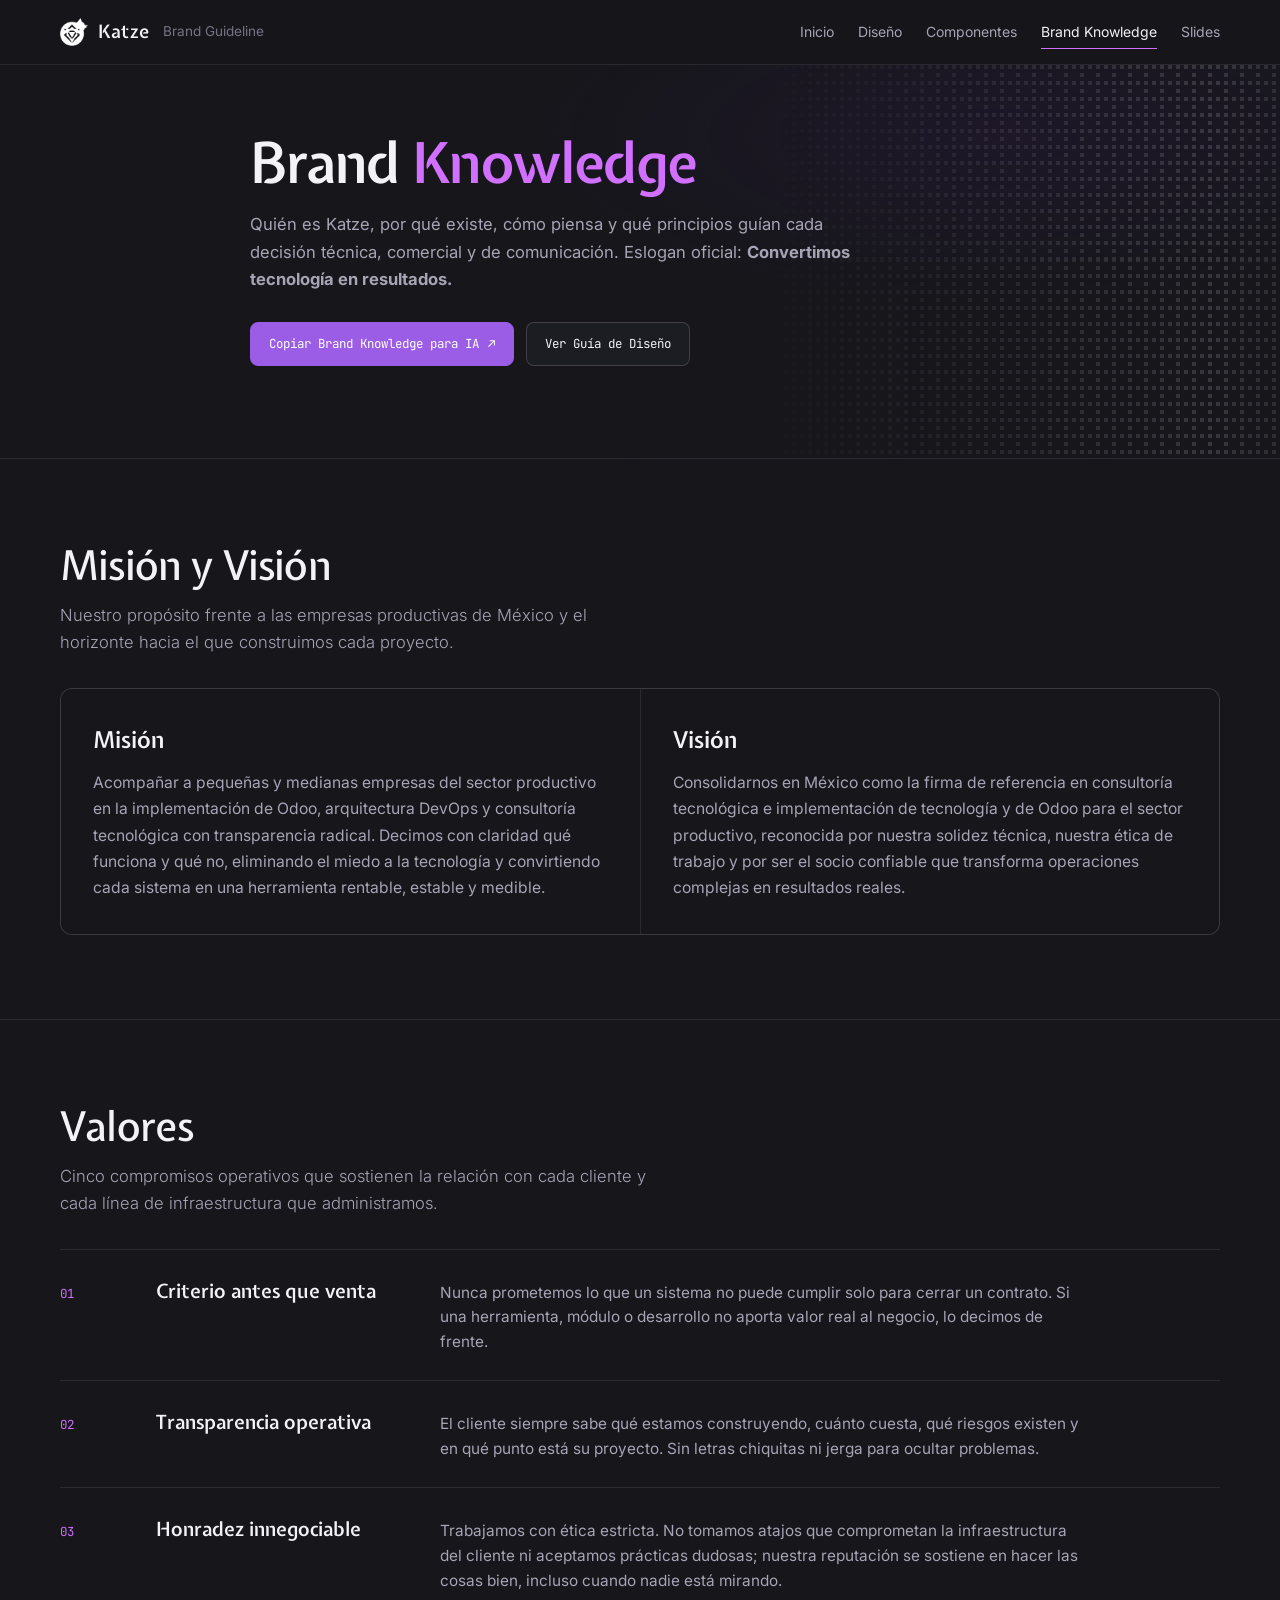
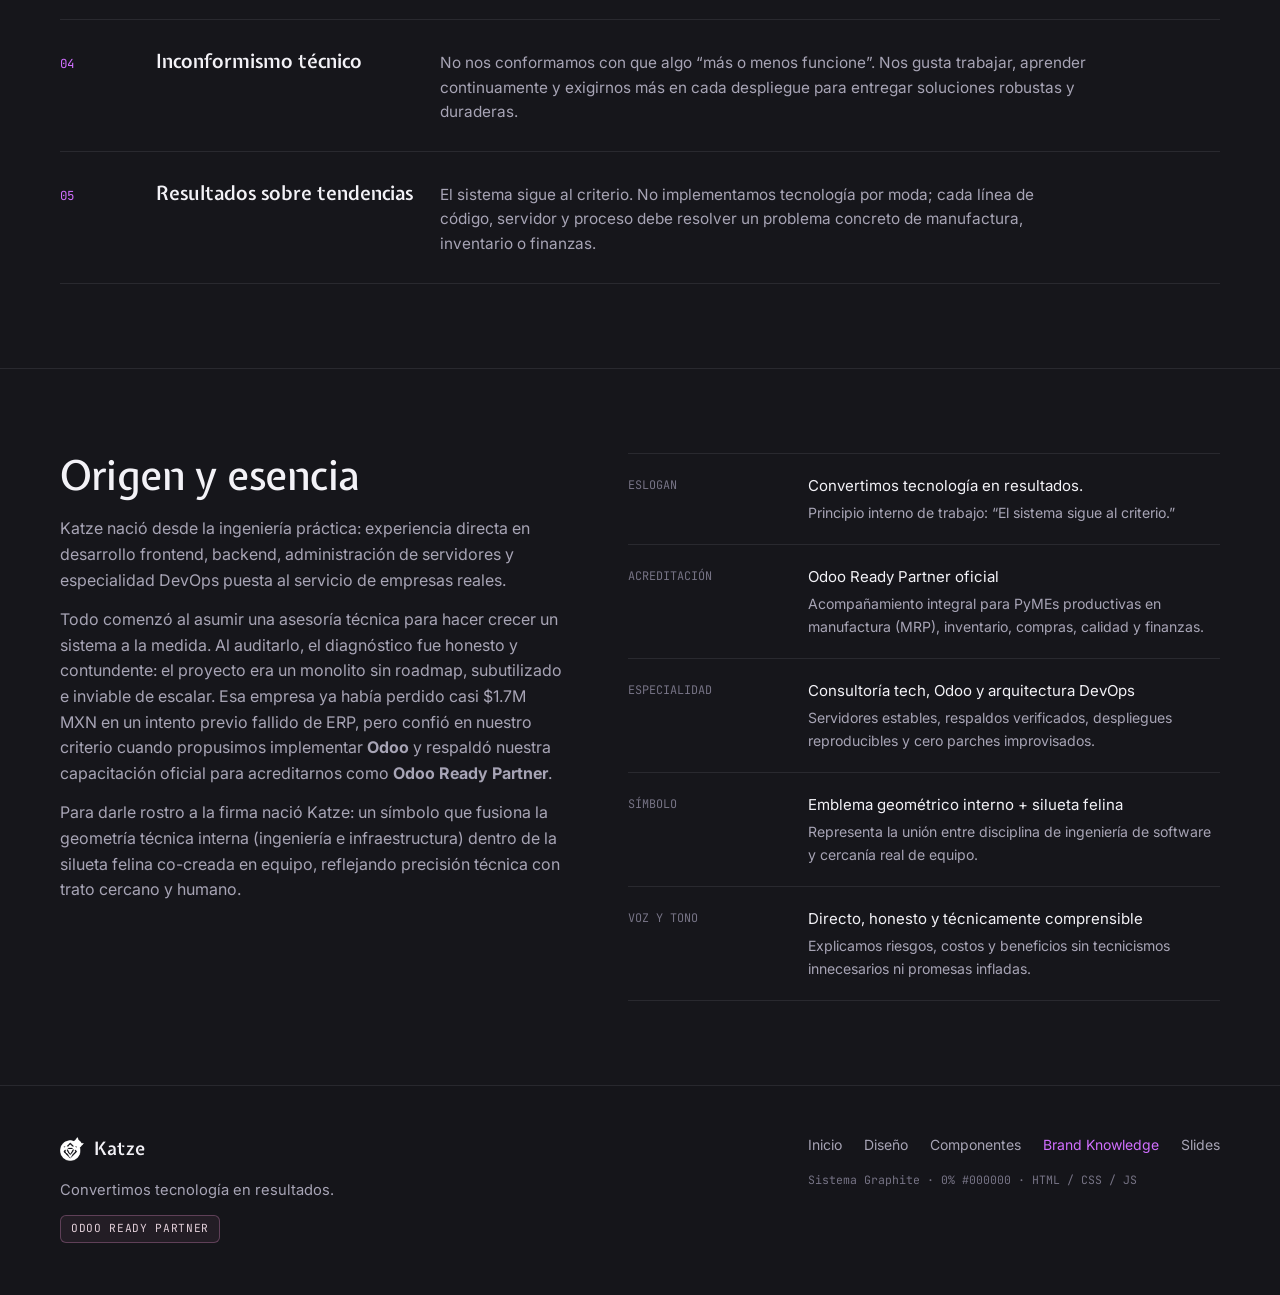
<file: brand.html>
<!doctype html>
<html lang="es">
  <head>
    <meta charset="UTF-8" />
    <meta name="viewport" content="width=device-width, initial-scale=1.0" />
    <title>Katze — Brand Knowledge</title>
    <link rel="preconnect" href="https://fonts.googleapis.com" />
    <link rel="preconnect" href="https://fonts.gstatic.com" crossorigin />
    <link
      href="https://fonts.googleapis.com/css2?family=Expletus+Sans:wght@400;500;600;700&family=Inter:wght@300;400;500;600&family=JetBrains+Mono:wght@400;500&display=swap"
      rel="stylesheet"
    />
    <link rel="stylesheet" href="./src/styles/graphite-v3.css" />
    <link rel="stylesheet" href="./src/styles/pages.css" />
  </head>
  <body class="iso" data-page="brand">
    <header class="v3-header" data-site-header></header>

    <main>
      <!-- Hero -->
      <section class="page-hero page-hero--right-dots dot-host">
        <canvas class="dot-trail-layer" data-dot-trail data-placement="right" aria-hidden="true"></canvas>
        <div class="wrap page-hero-inner">
          <h1 class="page-hero-title">
            Brand <em>Knowledge</em>
          </h1>
          <p class="page-hero-lead">
            Quién es Katze, por qué existe, cómo piensa y qué principios guían cada decisión
            técnica, comercial y de comunicación. Eslogan oficial:
            <strong>Convertimos tecnología en resultados.</strong>
          </p>
          <div class="page-actions">
            <button type="button" class="k-btn k-btn--primary" data-copy-brand-brief>
              <span>Copiar Brand Knowledge para IA</span>
              <span>↗</span>
            </button>
            <a href="./diseno.html" class="k-btn">Ver Guía de Diseño</a>
          </div>
        </div>
      </section>

      <!-- Mission & Vision -->
      <section class="ruled-section">
        <div class="wrap">
          <h2 class="v3-heading">Misión y Visión</h2>
          <p class="v3-subhead">
            Nuestro propósito frente a las empresas productivas de México y el horizonte hacia el
            que construimos cada proyecto.
          </p>

          <div class="split-2">
            <article class="split-cell">
              <h3>Misión</h3>
              <p>
                Acompañar a pequeñas y medianas empresas del sector productivo en la implementación
                de Odoo, arquitectura DevOps y consultoría tecnológica con transparencia radical.
                Decimos con claridad qué funciona y qué no, eliminando el miedo a la tecnología y
                convirtiendo cada sistema en una herramienta rentable, estable y medible.
              </p>
            </article>

            <article class="split-cell">
              <h3>Visión</h3>
              <p>
                Consolidarnos en México como la firma de referencia en consultoría tecnológica e
                implementación de tecnología y de Odoo para el sector productivo, reconocida por
                nuestra solidez técnica, nuestra ética de trabajo y por ser el socio confiable que
                transforma operaciones complejas en resultados reales.
              </p>
            </article>
          </div>
        </div>
      </section>

      <!-- 5 Core Values -->
      <section class="ruled-section">
        <div class="wrap">
          <h2 class="v3-heading">Valores</h2>
          <p class="v3-subhead">
            Cinco compromisos operativos que sostienen la relación con cada cliente y cada línea de
            infraestructura que administramos.
          </p>

          <div class="values-ledger">
            <article class="value-row">
              <span class="value-num">01</span>
              <h3 class="value-name">Criterio antes que venta</h3>
              <p class="value-desc">
                Nunca prometemos lo que un sistema no puede cumplir solo para cerrar un contrato. Si
                una herramienta, módulo o desarrollo no aporta valor real al negocio, lo decimos de
                frente.
              </p>
            </article>

            <article class="value-row">
              <span class="value-num">02</span>
              <h3 class="value-name">Transparencia operativa</h3>
              <p class="value-desc">
                El cliente siempre sabe qué estamos construyendo, cuánto cuesta, qué riesgos
                existen y en qué punto está su proyecto. Sin letras chiquitas ni jerga para ocultar
                problemas.
              </p>
            </article>

            <article class="value-row">
              <span class="value-num">03</span>
              <h3 class="value-name">Honradez innegociable</h3>
              <p class="value-desc">
                Trabajamos con ética estricta. No tomamos atajos que comprometan la infraestructura
                del cliente ni aceptamos prácticas dudosas; nuestra reputación se sostiene en hacer
                las cosas bien, incluso cuando nadie está mirando.
              </p>
            </article>

            <article class="value-row">
              <span class="value-num">04</span>
              <h3 class="value-name">Inconformismo técnico</h3>
              <p class="value-desc">
                No nos conformamos con que algo “más o menos funcione”. Nos gusta trabajar,
                aprender continuamente y exigirnos más en cada despliegue para entregar soluciones
                robustas y duraderas.
              </p>
            </article>

            <article class="value-row">
              <span class="value-num">05</span>
              <h3 class="value-name">Resultados sobre tendencias</h3>
              <p class="value-desc">
                El sistema sigue al criterio. No implementamos tecnología por moda; cada línea de
                código, servidor y proceso debe resolver un problema concreto de manufactura,
                inventario o finanzas.
              </p>
            </article>
          </div>
        </div>
      </section>

      <!-- Origin Story & Institutional Identity -->
      <section class="ruled-section">
        <div class="wrap knowledge-grid">
          <div>
            <h2 class="v3-heading">Origen y esencia</h2>
            <p class="knowledge-prose">
              Katze nació desde la ingeniería práctica: experiencia directa en desarrollo frontend,
              backend, administración de servidores y especialidad DevOps puesta al servicio de
              empresas reales.
            </p>
            <p class="knowledge-prose">
              Todo comenzó al asumir una asesoría técnica para hacer crecer un sistema a la medida.
              Al auditarlo, el diagnóstico fue honesto y contundente: el proyecto era un monolito
              sin roadmap, subutilizado e inviable de escalar. Esa empresa ya había perdido casi
              $1.7M MXN en un intento previo fallido de ERP, pero confió en nuestro criterio cuando
              propusimos implementar <strong>Odoo</strong> y respaldó nuestra capacitación oficial
              para acreditarnos como <strong>Odoo Ready Partner</strong>.
            </p>
            <p class="knowledge-prose">
              Para darle rostro a la firma nació Katze: un símbolo que fusiona la geometría técnica
              interna (ingeniería e infraestructura) dentro de la silueta felina co-creada en
              equipo, reflejando precisión técnica con trato cercano y humano.
            </p>
          </div>

          <div class="knowledge-ledger">
            <div class="knowledge-row">
              <div class="knowledge-key">ESLOGAN</div>
              <div class="knowledge-val">
                Convertimos tecnología en resultados.
                <span>Principio interno de trabajo: “El sistema sigue al criterio.”</span>
              </div>
            </div>

            <div class="knowledge-row">
              <div class="knowledge-key">ACREDITACIÓN</div>
              <div class="knowledge-val">
                Odoo Ready Partner oficial
                <span>Acompañamiento integral para PyMEs productivas en manufactura (MRP), inventario, compras, calidad y finanzas.</span>
              </div>
            </div>

            <div class="knowledge-row">
              <div class="knowledge-key">ESPECIALIDAD</div>
              <div class="knowledge-val">
                Consultoría tech, Odoo y arquitectura DevOps
                <span>Servidores estables, respaldos verificados, despliegues reproducibles y cero parches improvisados.</span>
              </div>
            </div>

            <div class="knowledge-row">
              <div class="knowledge-key">SÍMBOLO</div>
              <div class="knowledge-val">
                Emblema geométrico interno + silueta felina
                <span>Representa la unión entre disciplina de ingeniería de software y cercanía real de equipo.</span>
              </div>
            </div>

            <div class="knowledge-row">
              <div class="knowledge-key">VOZ Y TONO</div>
              <div class="knowledge-val">
                Directo, honesto y técnicamente comprensible
                <span>Explicamos riesgos, costos y beneficios sin tecnicismos innecesarios ni promesas infladas.</span>
              </div>
            </div>
          </div>
        </div>
      </section>
    </main>

    <footer class="v3-footer" data-site-footer></footer>
    <script type="module" src="./src/pages/brand.js"></script>
  </body>
</html>
</file>
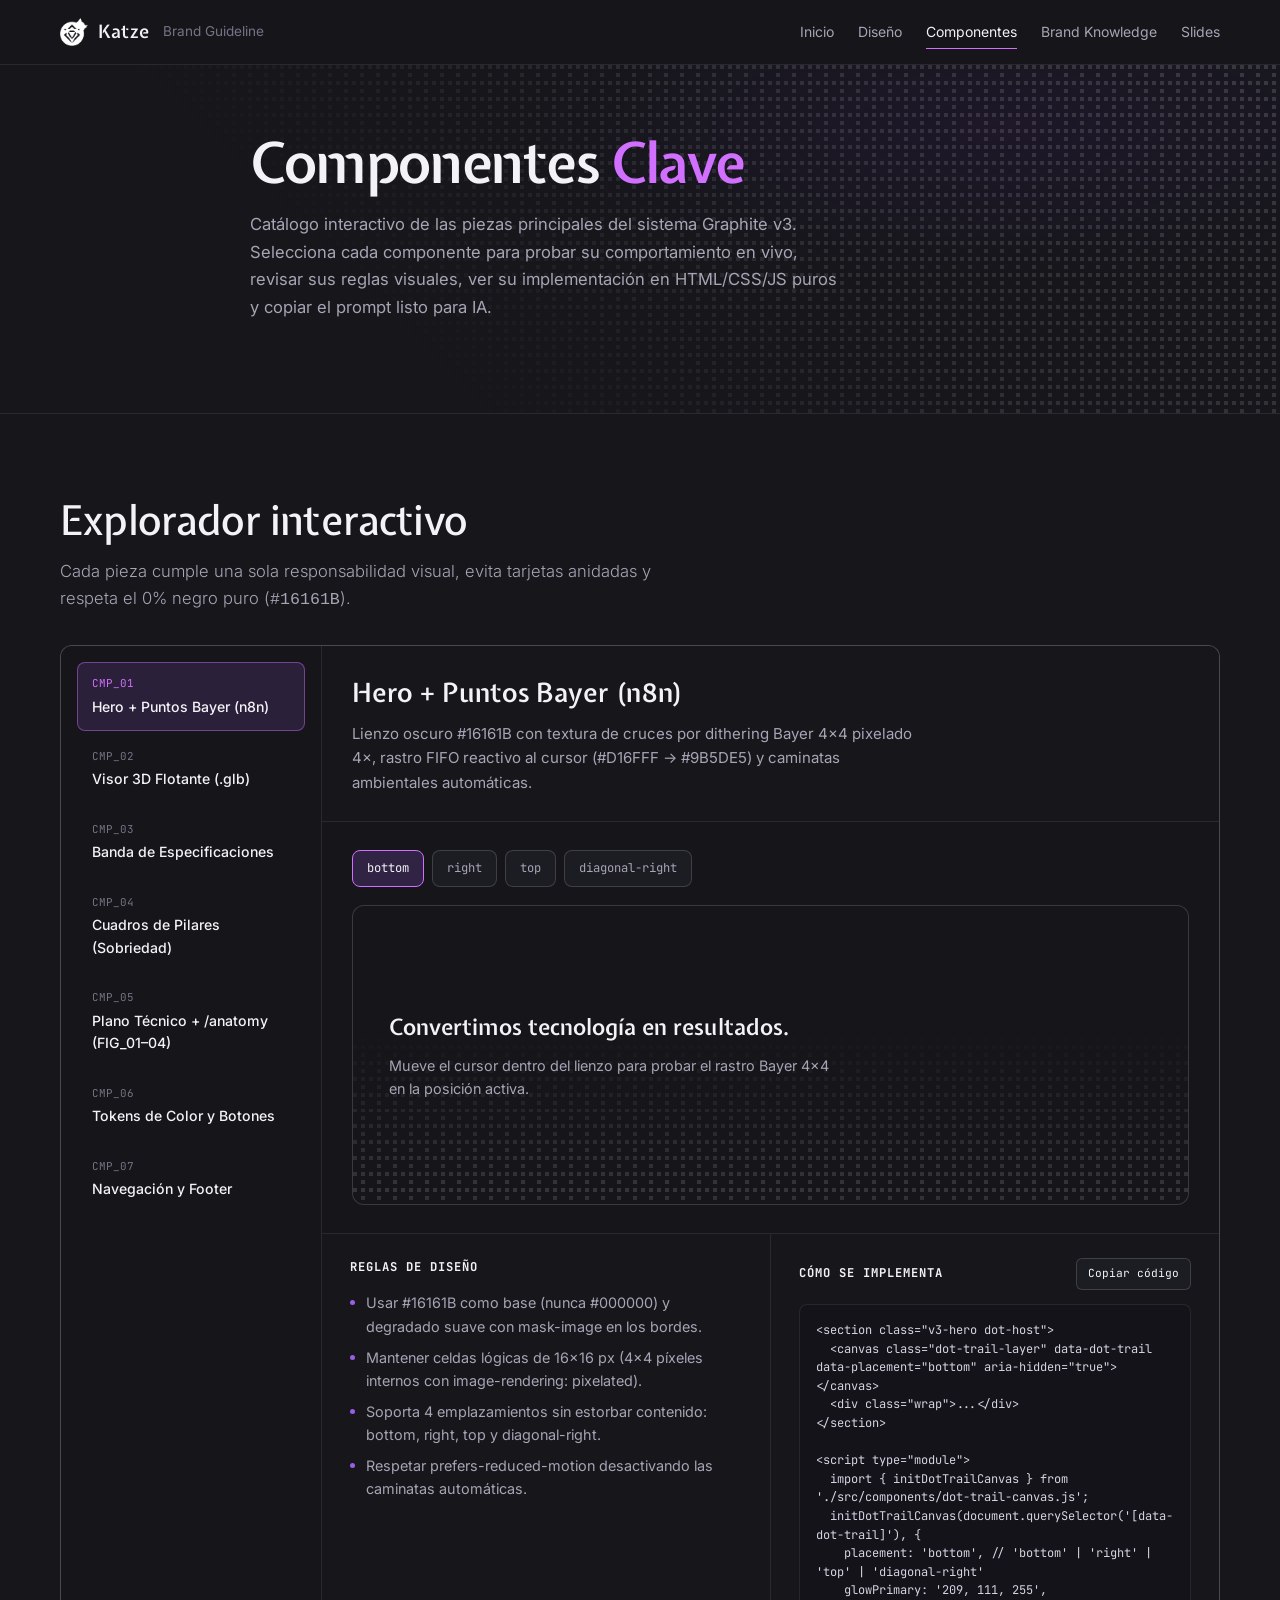
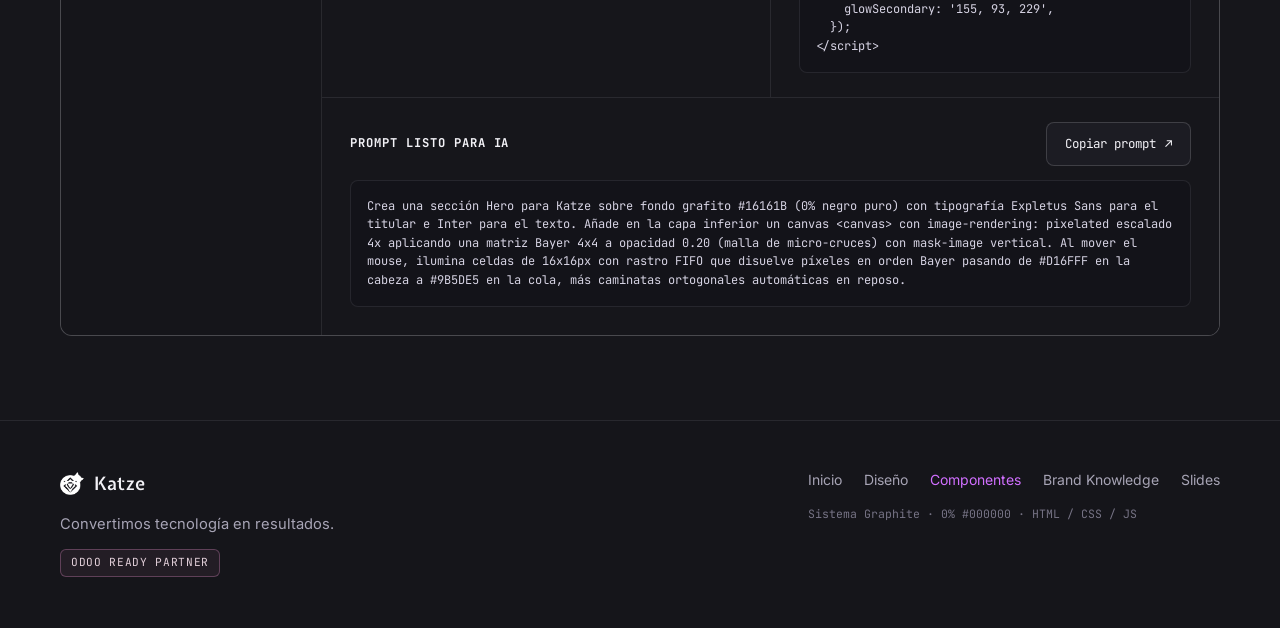
<file: componentes.html>
<!doctype html>
<html lang="es">
  <head>
    <meta charset="UTF-8" />
    <meta name="viewport" content="width=device-width, initial-scale=1.0" />
    <title>Katze — Componentes Clave</title>
    <link rel="preconnect" href="https://fonts.googleapis.com" />
    <link rel="preconnect" href="https://fonts.gstatic.com" crossorigin />
    <link
      href="https://fonts.googleapis.com/css2?family=Expletus+Sans:wght@400;500;600;700&family=Inter:wght@300;400;500;600&family=JetBrains+Mono:wght@400;500&display=swap"
      rel="stylesheet"
    />
    <link rel="stylesheet" href="./src/styles/graphite-v3.css" />
    <link rel="stylesheet" href="./src/styles/pages.css" />
    <script type="importmap">
      {
        "imports": {
          "three": "https://cdn.jsdelivr.net/npm/three@0.172.0/build/three.module.js",
          "three/addons/": "https://cdn.jsdelivr.net/npm/three@0.172.0/examples/jsm/"
        }
      }
    </script>
  </head>
  <body class="iso" data-page="componentes">
    <header class="v3-header" data-site-header></header>

    <main>
      <section class="page-hero page-hero--diag-dots dot-host">
        <canvas class="dot-trail-layer" data-dot-trail data-placement="diagonal-right" aria-hidden="true"></canvas>
        <div class="wrap page-hero-inner">
          <h1 class="page-hero-title">
            Componentes <em>Clave</em>
          </h1>
          <p class="page-hero-lead">
            Catálogo interactivo de las piezas principales del sistema Graphite v3. Selecciona cada
            componente para probar su comportamiento en vivo, revisar sus reglas visuales, ver su
            implementación en HTML/CSS/JS puros y copiar el prompt listo para IA.
          </p>
        </div>
      </section>

      <section class="ruled-section">
        <div class="wrap">
          <h2 class="v3-heading">Explorador interactivo</h2>
          <p class="v3-subhead">
            Cada pieza cumple una sola responsabilidad visual, evita tarjetas anidadas y respeta
            el 0% negro puro (<code>#16161B</code>).
          </p>

          <div class="comp-layout" data-component-workbench>
            <nav class="comp-rail" aria-label="Lista de componentes Katze" data-comp-rail></nav>

            <div class="comp-stage">
              <div class="comp-stage-head">
                <h2 data-comp-title>Cargando componente...</h2>
                <p data-comp-summary></p>
              </div>

              <div class="comp-live-box" data-comp-live></div>

              <div class="comp-details-grid">
                <div class="comp-detail-cell">
                  <div class="comp-detail-head">
                    <h3>Reglas de diseño</h3>
                  </div>
                  <ul class="rules-list" data-comp-rules></ul>
                </div>

                <div class="comp-detail-cell">
                  <div class="comp-detail-head">
                    <h3>Cómo se implementa</h3>
                    <button type="button" class="dl-link" data-copy-snippet>Copiar código</button>
                  </div>
                  <pre class="comp-code" data-comp-code></pre>
                </div>
              </div>

              <div class="comp-prompt-cell">
                <div class="comp-detail-head">
                  <h3>Prompt listo para IA</h3>
                  <button type="button" class="k-btn" data-copy-prompt>
                    <span>Copiar prompt</span>
                    <span>↗</span>
                  </button>
                </div>
                <pre class="comp-code" data-comp-prompt></pre>
              </div>
            </div>
          </div>
        </div>
      </section>
    </main>

    <footer class="v3-footer" data-site-footer></footer>
    <script type="module" src="./src/pages/componentes.js"></script>
  </body>
</html>
</file>
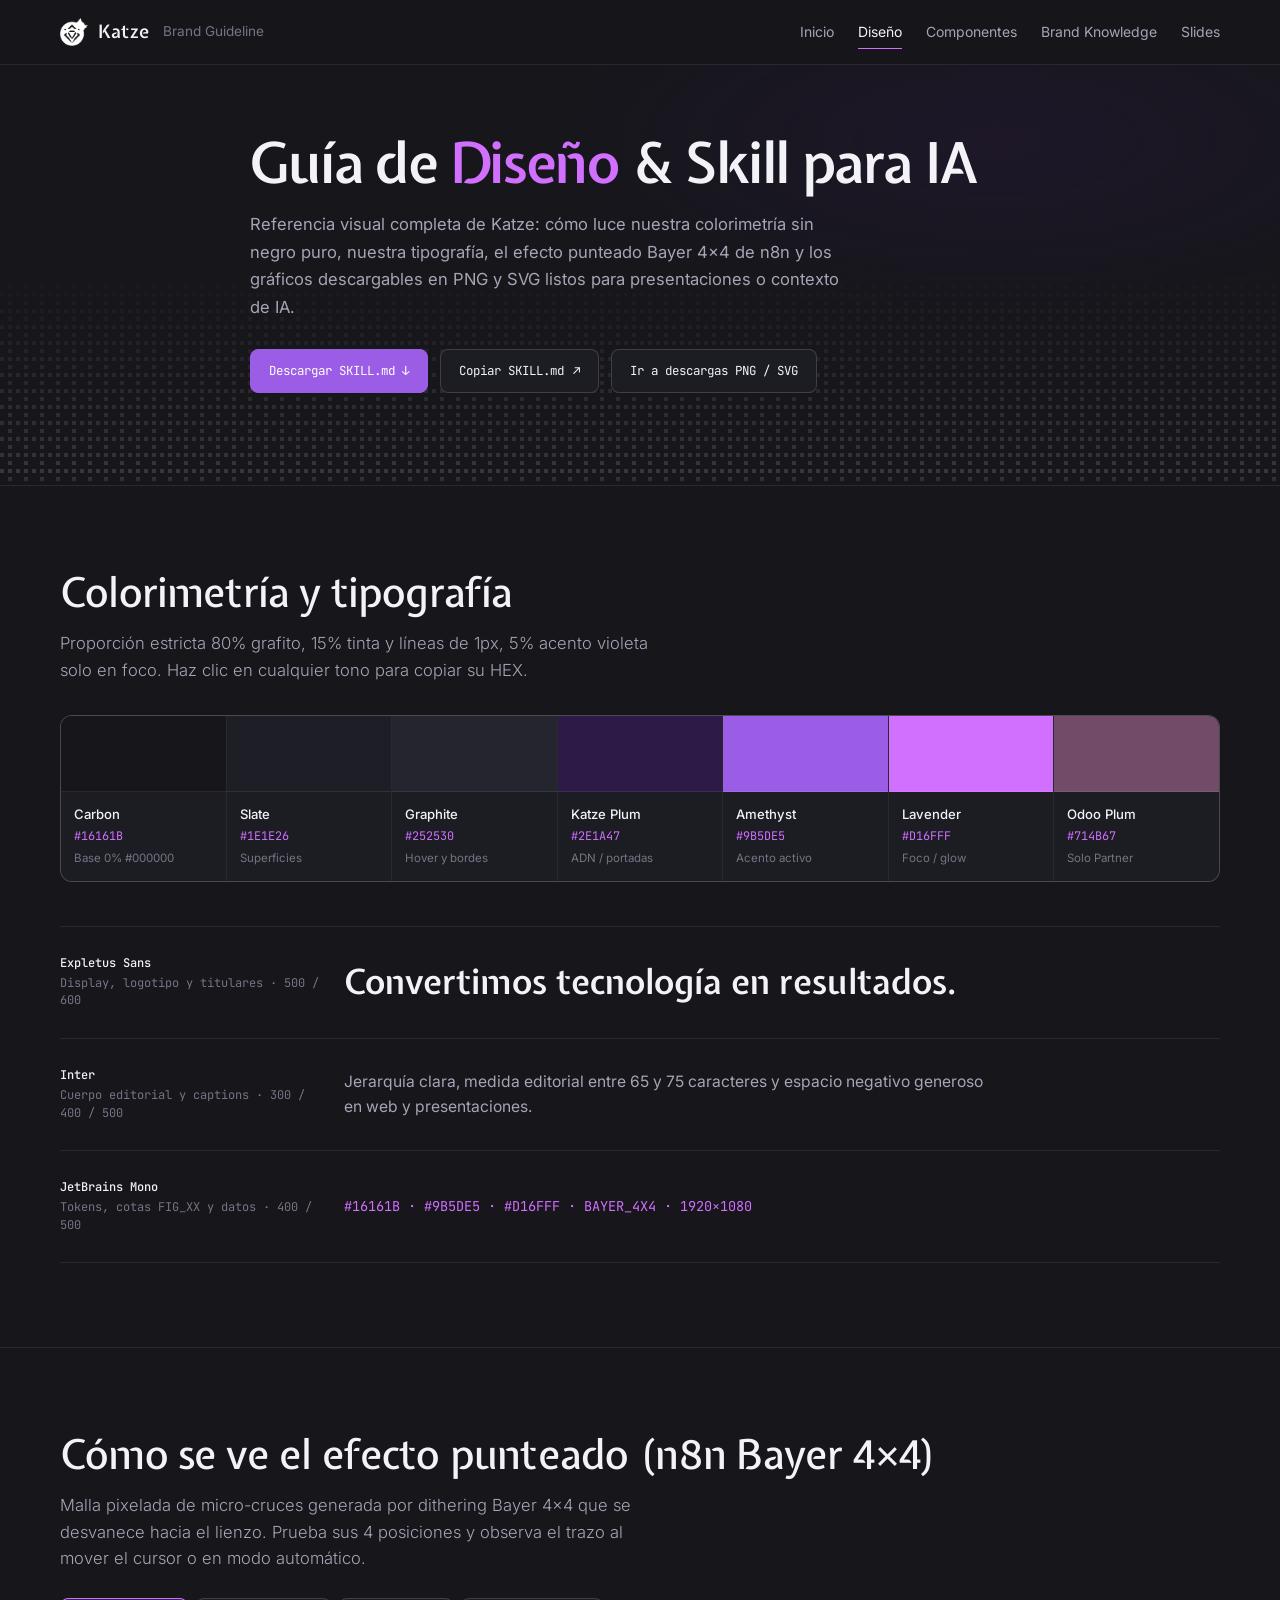
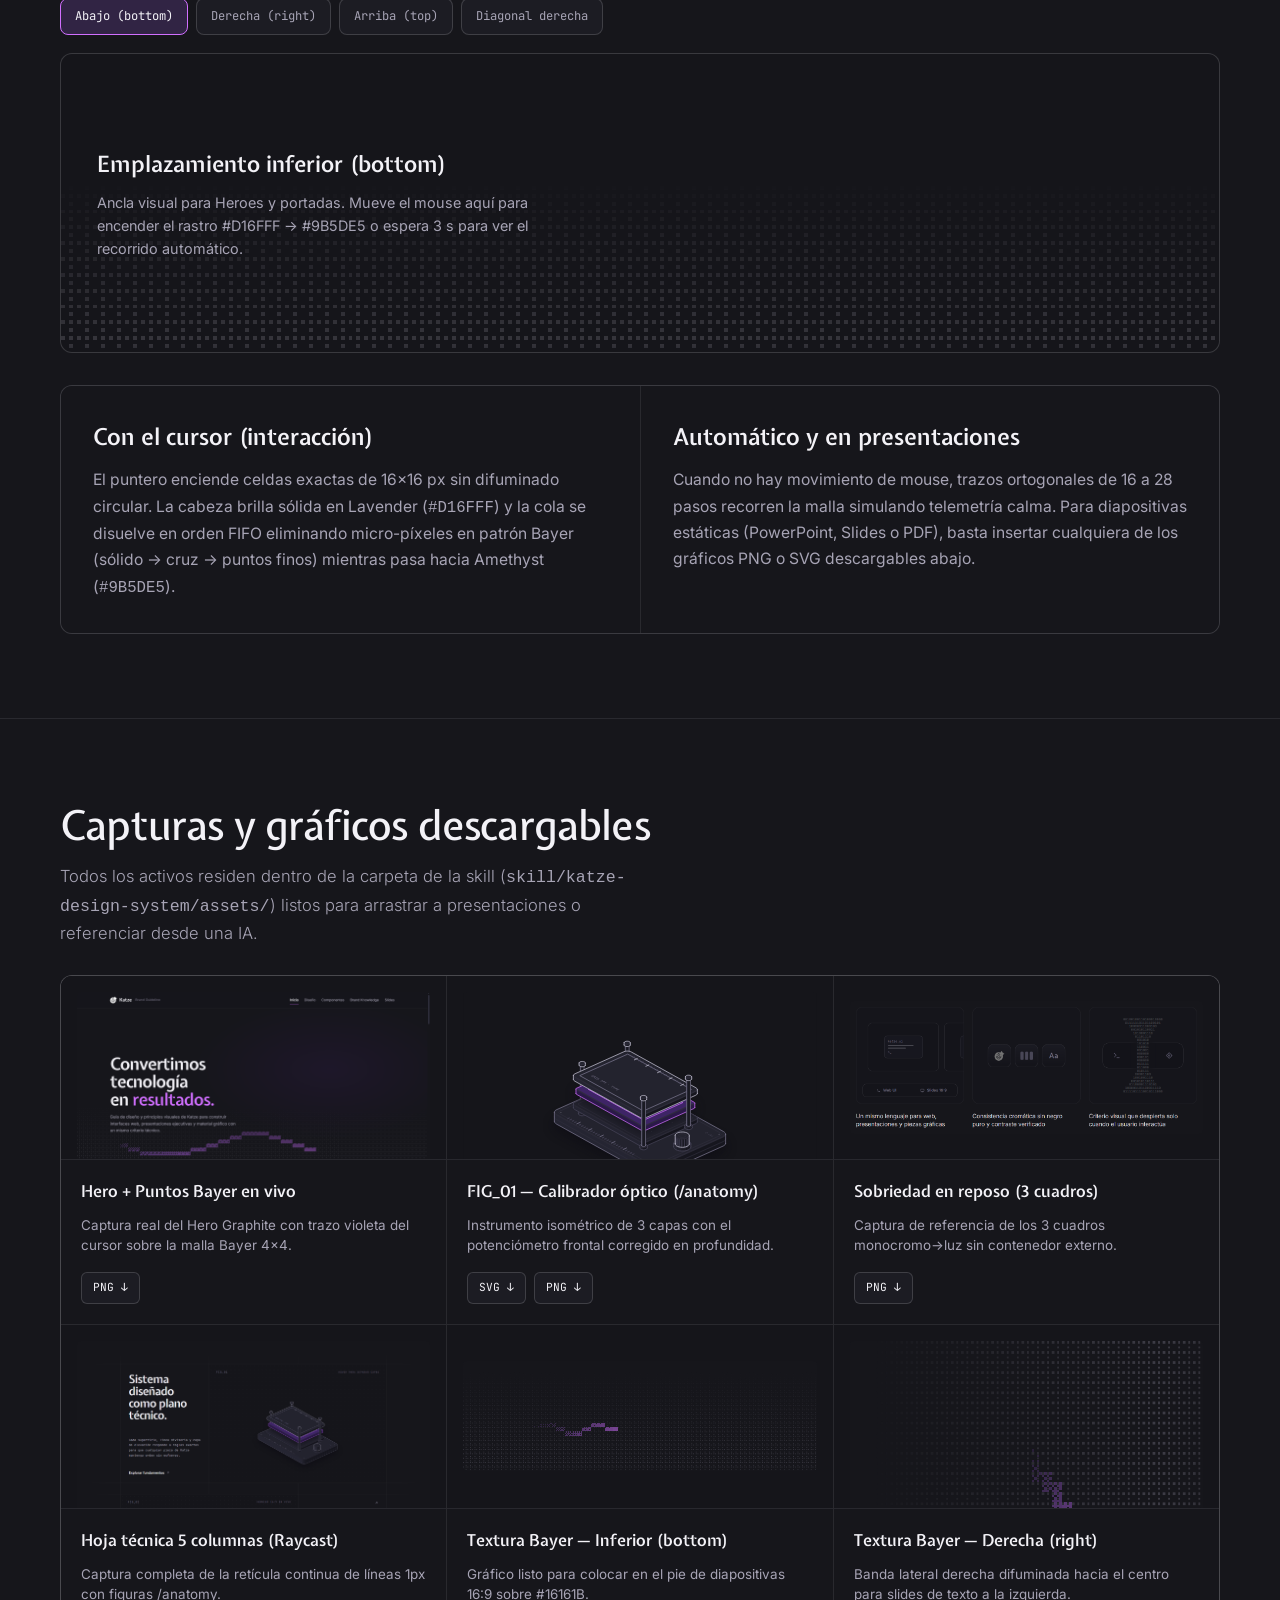
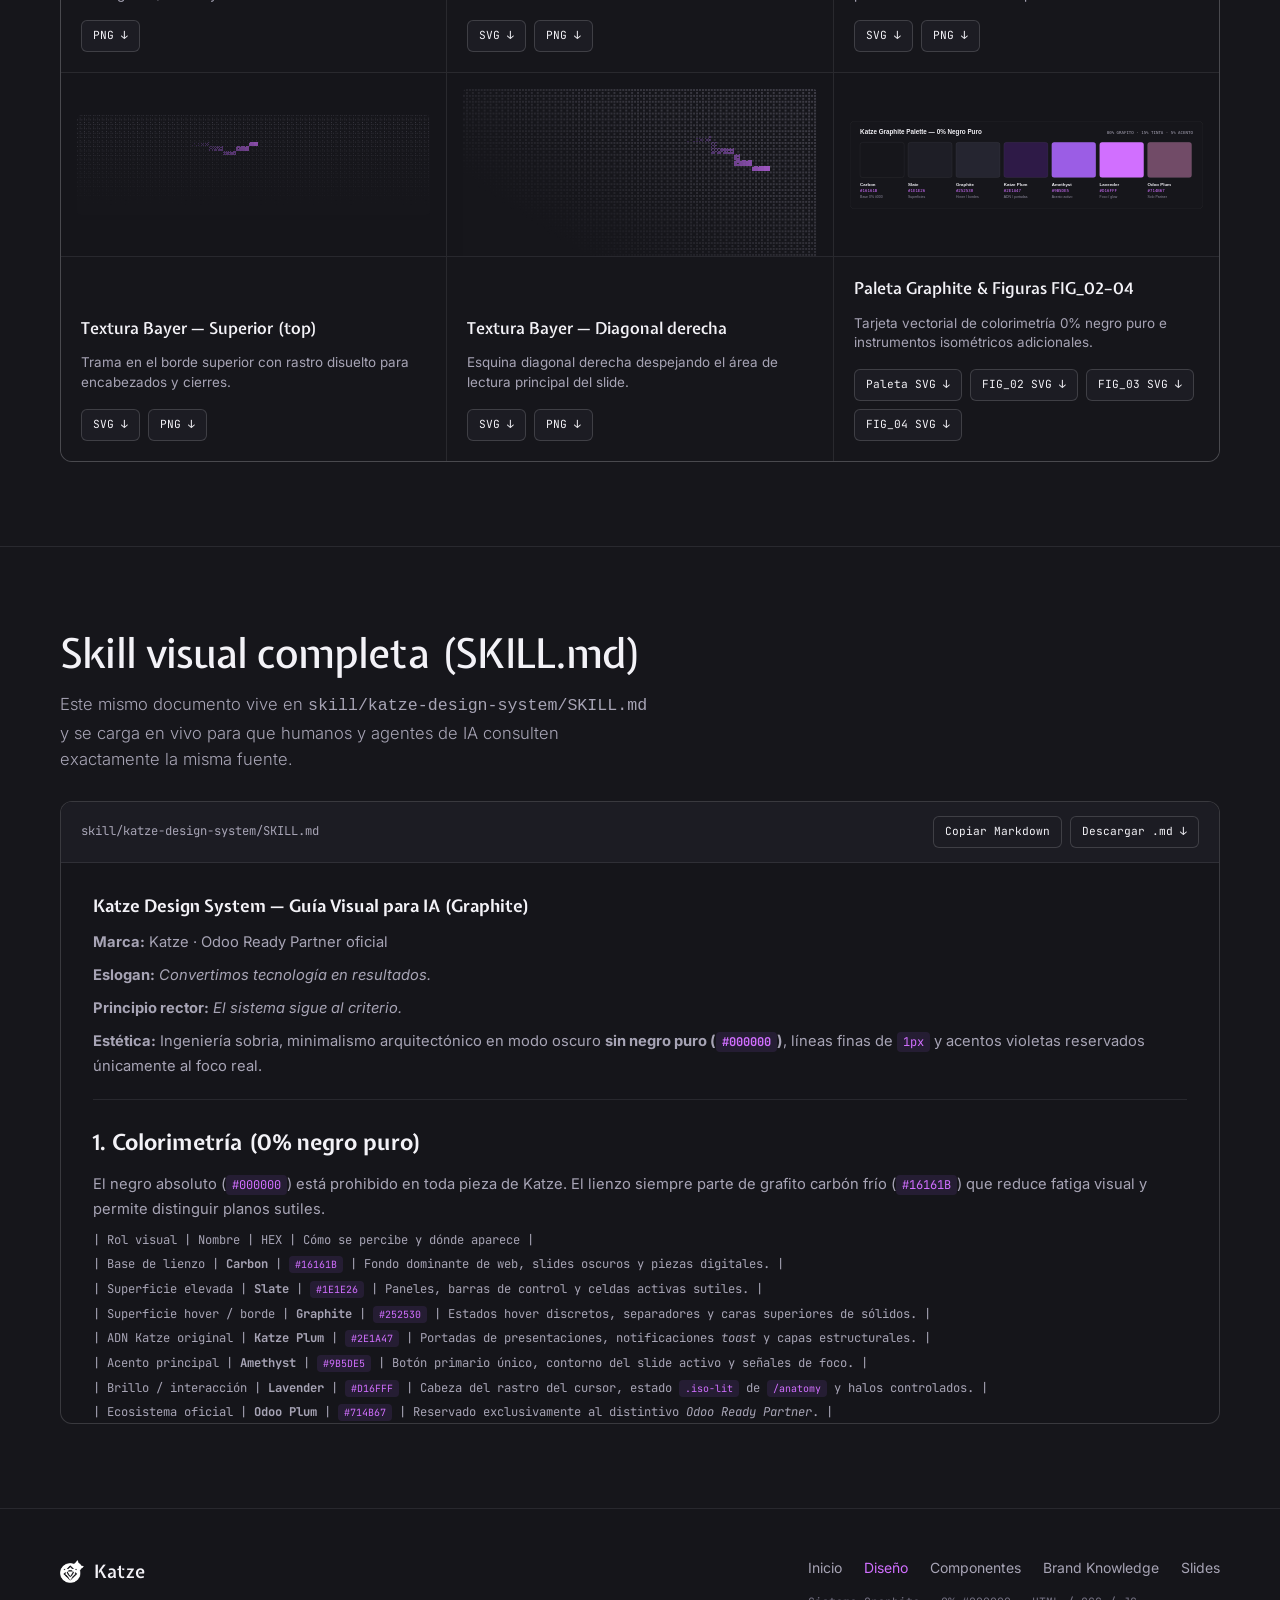
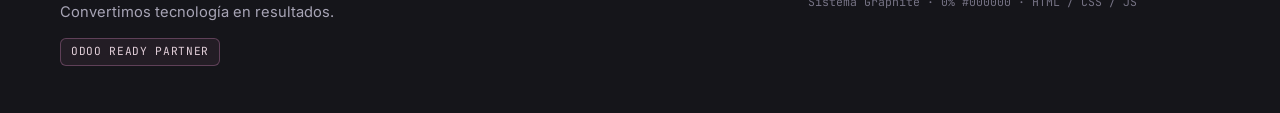
<file: diseno.html>
<!doctype html>
<html lang="es">
  <head>
    <meta charset="UTF-8" />
    <meta name="viewport" content="width=device-width, initial-scale=1.0" />
    <title>Katze — Guía de Diseño y Skill IA</title>
    <link rel="preconnect" href="https://fonts.googleapis.com" />
    <link rel="preconnect" href="https://fonts.gstatic.com" crossorigin />
    <link
      href="https://fonts.googleapis.com/css2?family=Expletus+Sans:wght@400;500;600;700&family=Inter:wght@300;400;500;600&family=JetBrains+Mono:wght@400;500&display=swap"
      rel="stylesheet"
    />
    <link rel="stylesheet" href="./src/styles/graphite-v3.css" />
    <link rel="stylesheet" href="./src/styles/pages.css" />
  </head>
  <body class="iso" data-page="diseno">
    <header class="v3-header" data-site-header></header>

    <main>
      <!-- Hero -->
      <section class="page-hero dot-host">
        <canvas class="dot-trail-layer" data-dot-trail data-placement="bottom" aria-hidden="true"></canvas>
        <div class="wrap page-hero-inner">
          <h1 class="page-hero-title">
            Guía de <em>Diseño</em> &amp; Skill para IA
          </h1>
          <p class="page-hero-lead">
            Referencia visual completa de Katze: cómo luce nuestra colorimetría sin negro puro,
            nuestra tipografía, el efecto punteado Bayer 4×4 de n8n y los gráficos descargables en
            PNG y SVG listos para presentaciones o contexto de IA.
          </p>
          <div class="page-actions">
            <a
              href="./skill/katze-design-system/SKILL.md"
              download="SKILL.md"
              class="k-btn k-btn--primary"
            >
              Descargar SKILL.md ↓
            </a>
            <button type="button" class="k-btn" data-copy-skill-md>
              <span>Copiar SKILL.md</span>
              <span>↗</span>
            </button>
            <a href="#activos" class="k-btn">Ir a descargas PNG / SVG</a>
          </div>
        </div>
      </section>

      <!-- Colorimetry & Typography -->
      <section class="ruled-section">
        <div class="wrap">
          <h2 class="v3-heading">Colorimetría y tipografía</h2>
          <p class="v3-subhead">
            Proporción estricta 80% grafito, 15% tinta y líneas de 1px, 5% acento violeta solo en
            foco. Haz clic en cualquier tono para copiar su HEX.
          </p>

          <div class="v3-block" style="margin-top: 32px">
            <div class="palette-strip">
              <button type="button" class="palette-col" data-copy-hex="#16161B">
                <div class="palette-tone" style="background: #16161b"></div>
                <div class="palette-info">
                  <div class="palette-name">Carbon</div>
                  <div class="palette-hex">#16161B</div>
                  <div class="palette-use">Base 0% #000000</div>
                </div>
              </button>
              <button type="button" class="palette-col" data-copy-hex="#1E1E26">
                <div class="palette-tone" style="background: #1e1e26"></div>
                <div class="palette-info">
                  <div class="palette-name">Slate</div>
                  <div class="palette-hex">#1E1E26</div>
                  <div class="palette-use">Superficies</div>
                </div>
              </button>
              <button type="button" class="palette-col" data-copy-hex="#252530">
                <div class="palette-tone" style="background: #252530"></div>
                <div class="palette-info">
                  <div class="palette-name">Graphite</div>
                  <div class="palette-hex">#252530</div>
                  <div class="palette-use">Hover y bordes</div>
                </div>
              </button>
              <button type="button" class="palette-col" data-copy-hex="#2E1A47">
                <div class="palette-tone" style="background: #2e1a47"></div>
                <div class="palette-info">
                  <div class="palette-name">Katze Plum</div>
                  <div class="palette-hex">#2E1A47</div>
                  <div class="palette-use">ADN / portadas</div>
                </div>
              </button>
              <button type="button" class="palette-col" data-copy-hex="#9B5DE5">
                <div class="palette-tone" style="background: #9b5de5"></div>
                <div class="palette-info">
                  <div class="palette-name">Amethyst</div>
                  <div class="palette-hex">#9B5DE5</div>
                  <div class="palette-use">Acento activo</div>
                </div>
              </button>
              <button type="button" class="palette-col" data-copy-hex="#D16FFF">
                <div class="palette-tone" style="background: #d16fff"></div>
                <div class="palette-info">
                  <div class="palette-name">Lavender</div>
                  <div class="palette-hex">#D16FFF</div>
                  <div class="palette-use">Foco / glow</div>
                </div>
              </button>
              <button type="button" class="palette-col" data-copy-hex="#714B67">
                <div class="palette-tone" style="background: #714b67"></div>
                <div class="palette-info">
                  <div class="palette-name">Odoo Plum</div>
                  <div class="palette-hex">#714B67</div>
                  <div class="palette-use">Solo Partner</div>
                </div>
              </button>
            </div>
          </div>

          <div class="v3-block" style="margin-top: 44px">
            <div class="type-ledger">
              <div class="type-row">
                <div class="type-role">
                  <strong>Expletus Sans</strong>
                  Display, logotipo y titulares · 500 / 600
                </div>
                <div class="display" style="font-size: clamp(1.55rem, 2.7vw, 2.35rem); font-weight: 600; line-height: 1.1">
                  Convertimos tecnología en resultados.
                </div>
              </div>
              <div class="type-row">
                <div class="type-role">
                  <strong>Inter</strong>
                  Cuerpo editorial y captions · 300 / 400 / 500
                </div>
                <div style="font-size: 0.98rem; color: var(--ink-secondary); max-width: 66ch">
                  Jerarquía clara, medida editorial entre 65 y 75 caracteres y espacio negativo
                  generoso en web y presentaciones.
                </div>
              </div>
              <div class="type-row">
                <div class="type-role">
                  <strong>JetBrains Mono</strong>
                  Tokens, cotas FIG_XX y datos · 400 / 500
                </div>
                <div class="mono" style="font-size: 0.85rem; color: var(--accent-bright)">
                  #16161B · #9B5DE5 · #D16FFF · BAYER_4X4 · 1920×1080
                </div>
              </div>
            </div>
          </div>
        </div>
      </section>

      <!-- Visual Explanation of the n8n Bayer 4x4 Dotted Texture -->
      <section class="ruled-section">
        <div class="wrap">
          <h2 class="v3-heading">Cómo se ve el efecto punteado (n8n Bayer 4×4)</h2>
          <p class="v3-subhead">
            Malla pixelada de micro-cruces generada por dithering Bayer 4×4 que se desvanece hacia
            el lienzo. Prueba sus 4 posiciones y observa el trazo al mover el cursor o en modo
            automático.
          </p>

          <div class="placement-tabs" role="tablist" aria-label="Posiciones de textura punteada">
            <button type="button" class="placement-tab is-active" data-dither-pos="bottom">Abajo (bottom)</button>
            <button type="button" class="placement-tab" data-dither-pos="right">Derecha (right)</button>
            <button type="button" class="placement-tab" data-dither-pos="top">Arriba (top)</button>
            <button type="button" class="placement-tab" data-dither-pos="diagonal-right">Diagonal derecha</button>
          </div>

          <div class="dither-stage" data-placement="bottom" data-dither-preview>
            <canvas class="dot-trail-layer" data-dither-preview-canvas aria-hidden="true"></canvas>
            <div class="dither-stage-copy">
              <h4 data-dither-title>Emplazamiento inferior (bottom)</h4>
              <p data-dither-desc>
                Ancla visual para Heroes y portadas. Mueve el mouse aquí para encender el rastro
                #D16FFF → #9B5DE5 o espera 3 s para ver el recorrido ortogonal automático.
              </p>
            </div>
          </div>

          <div class="split-2">
            <div class="split-cell">
              <h3>Con el cursor (interacción)</h3>
              <p>
                El puntero enciende celdas exactas de 16×16 px sin difuminado circular. La cabeza
                brilla sólida en Lavender (<code>#D16FFF</code>) y la cola se disuelve en orden
                FIFO eliminando micro-píxeles en patrón Bayer (sólido → cruz → puntos finos)
                mientras pasa hacia Amethyst (<code>#9B5DE5</code>).
              </p>
            </div>
            <div class="split-cell">
              <h3>Automático y en presentaciones</h3>
              <p>
                Cuando no hay movimiento de mouse, trazos ortogonales de 16 a 28 pasos recorren la
                malla simulando telemetría calma. Para diapositivas estáticas (PowerPoint, Slides o
                PDF), basta insertar cualquiera de los gráficos PNG o SVG descargables abajo.
              </p>
            </div>
          </div>
        </div>
      </section>

      <!-- Downloadable Screenshots & Presentation Graphics (PNG + SVG) -->
      <section id="activos" class="ruled-section">
        <div class="wrap">
          <h2 class="v3-heading">Capturas y gráficos descargables</h2>
          <p class="v3-subhead">
            Todos los activos residen dentro de la carpeta de la skill
            (<code>skill/katze-design-system/assets/</code>) listos para arrastrar a
            presentaciones o referenciar desde una IA.
          </p>

          <div class="asset-grid" data-asset-gallery></div>
        </div>
      </section>

      <!-- Rendered SKILL.md Document -->
      <section id="skill-md" class="ruled-section">
        <div class="wrap">
          <h2 class="v3-heading">Skill visual completa (SKILL.md)</h2>
          <p class="v3-subhead">
            Este mismo documento vive en <code>skill/katze-design-system/SKILL.md</code> y se carga
            en vivo para que humanos y agentes de IA consulten exactamente la misma fuente.
          </p>

          <div class="skill-doc-frame">
            <div class="skill-doc-bar">
              <span class="skill-doc-path">skill/katze-design-system/SKILL.md</span>
              <div style="display: flex; gap: 8px; flex-wrap: wrap">
                <button type="button" class="dl-link" data-copy-skill-md>Copiar Markdown</button>
                <a href="./skill/katze-design-system/SKILL.md" download="SKILL.md" class="dl-link">
                  Descargar .md ↓
                </a>
              </div>
            </div>
            <article class="skill-doc-body" data-skill-render>
              Cargando guía visual SKILL.md...
            </article>
          </div>
        </div>
      </section>
    </main>

    <footer class="v3-footer" data-site-footer></footer>
    <script type="module" src="./src/pages/diseno.js"></script>
  </body>
</html>
</file>
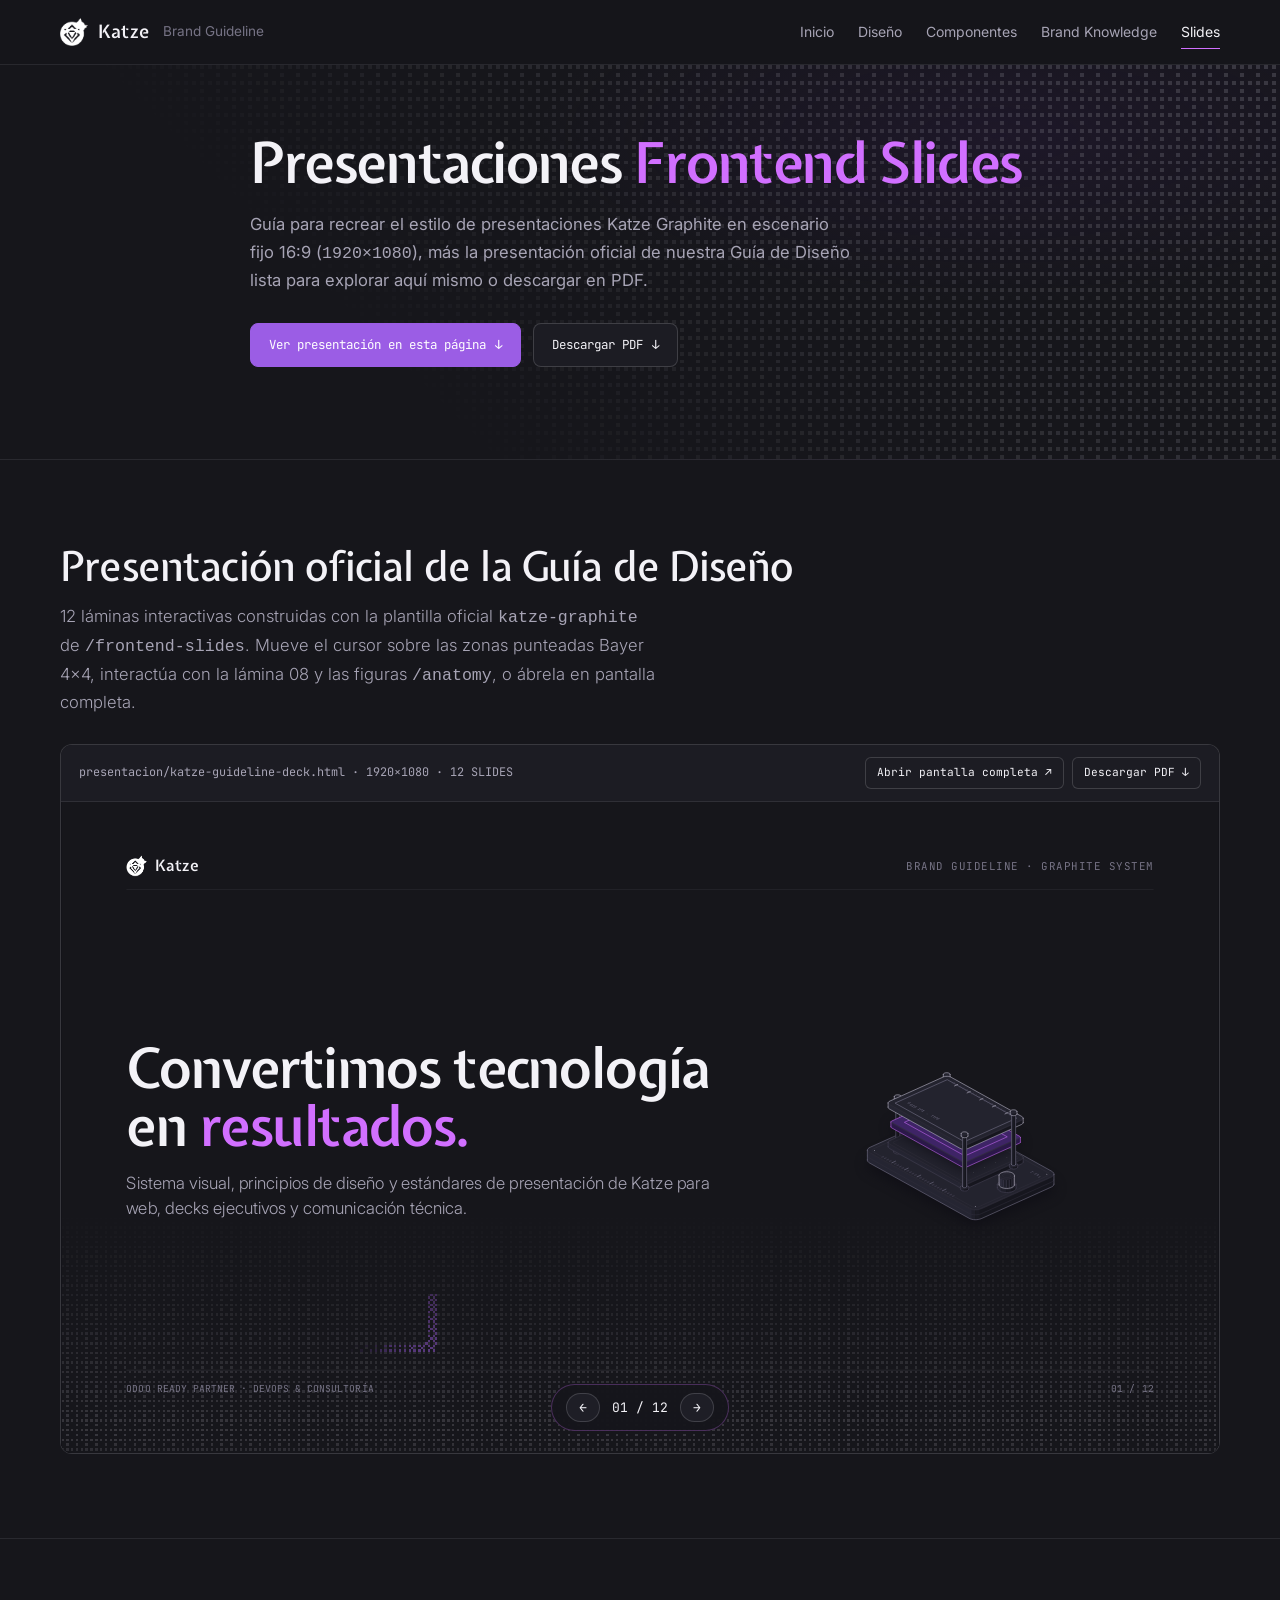
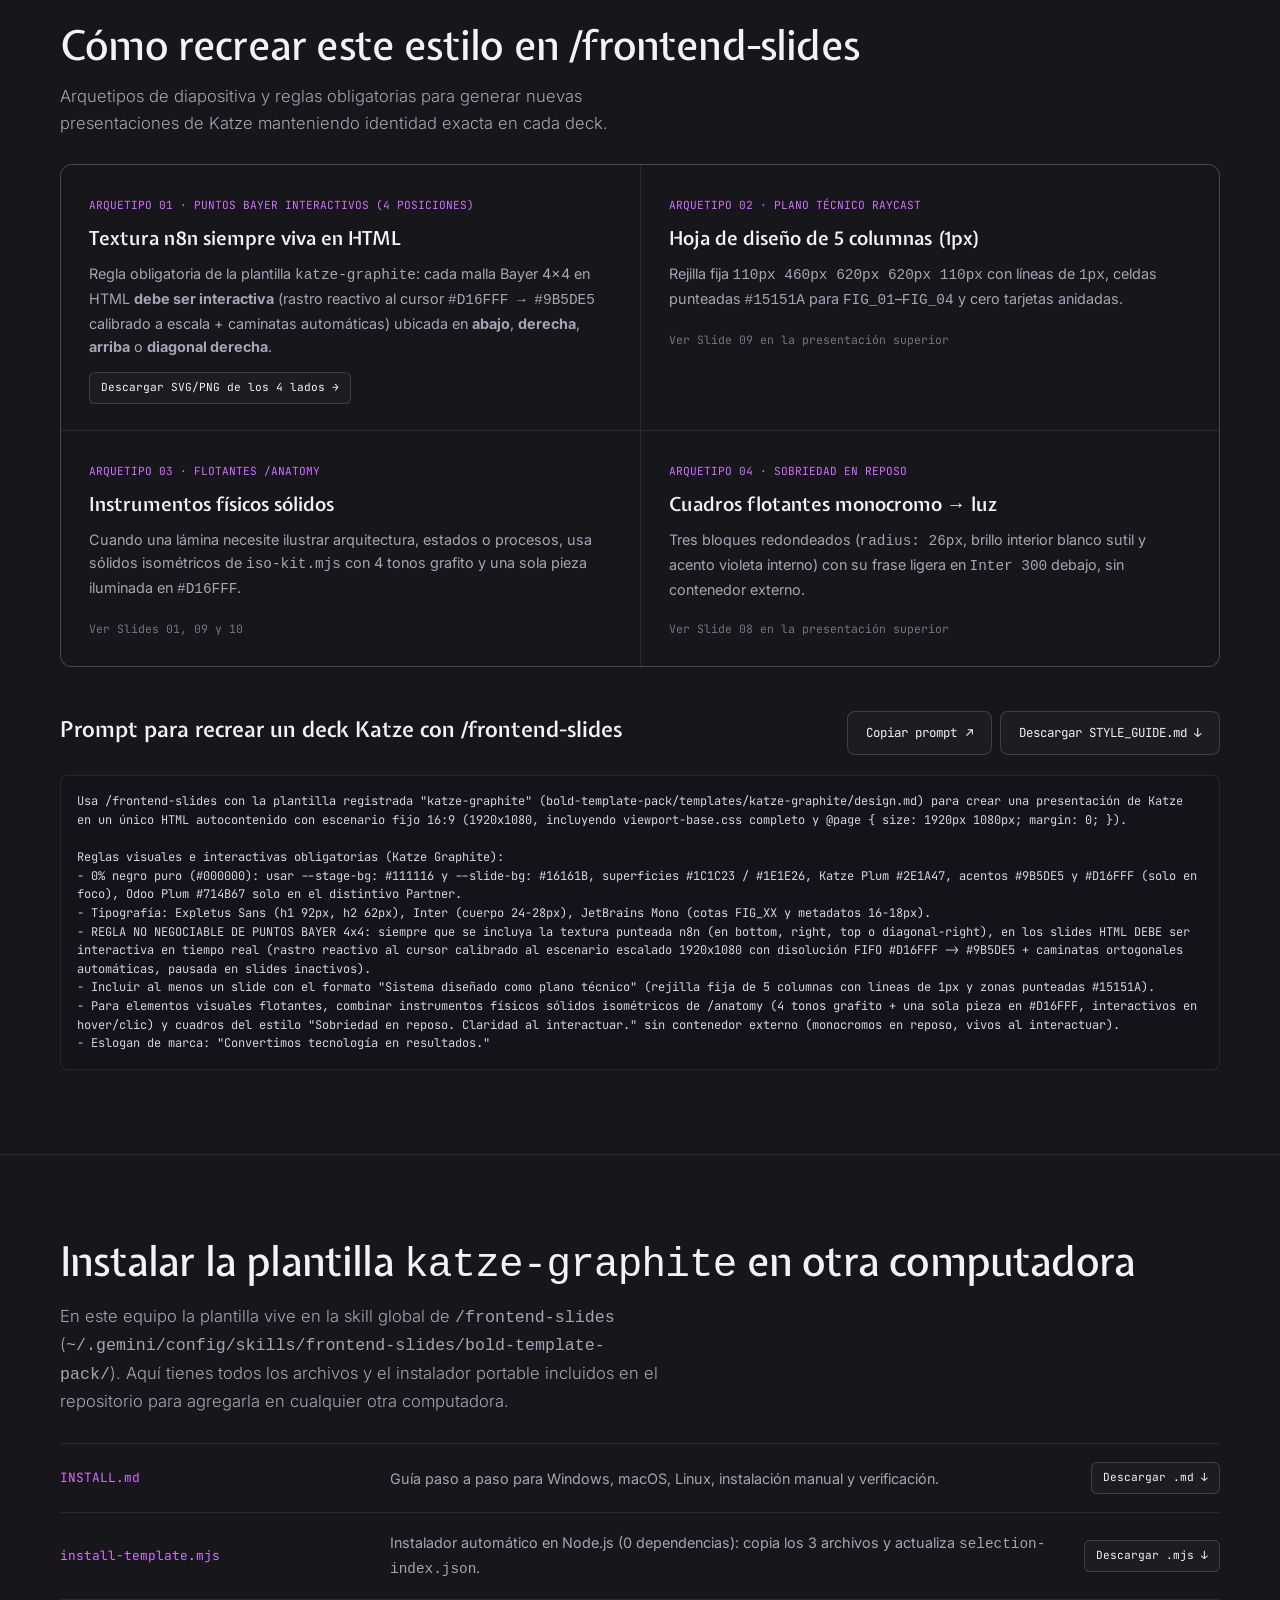
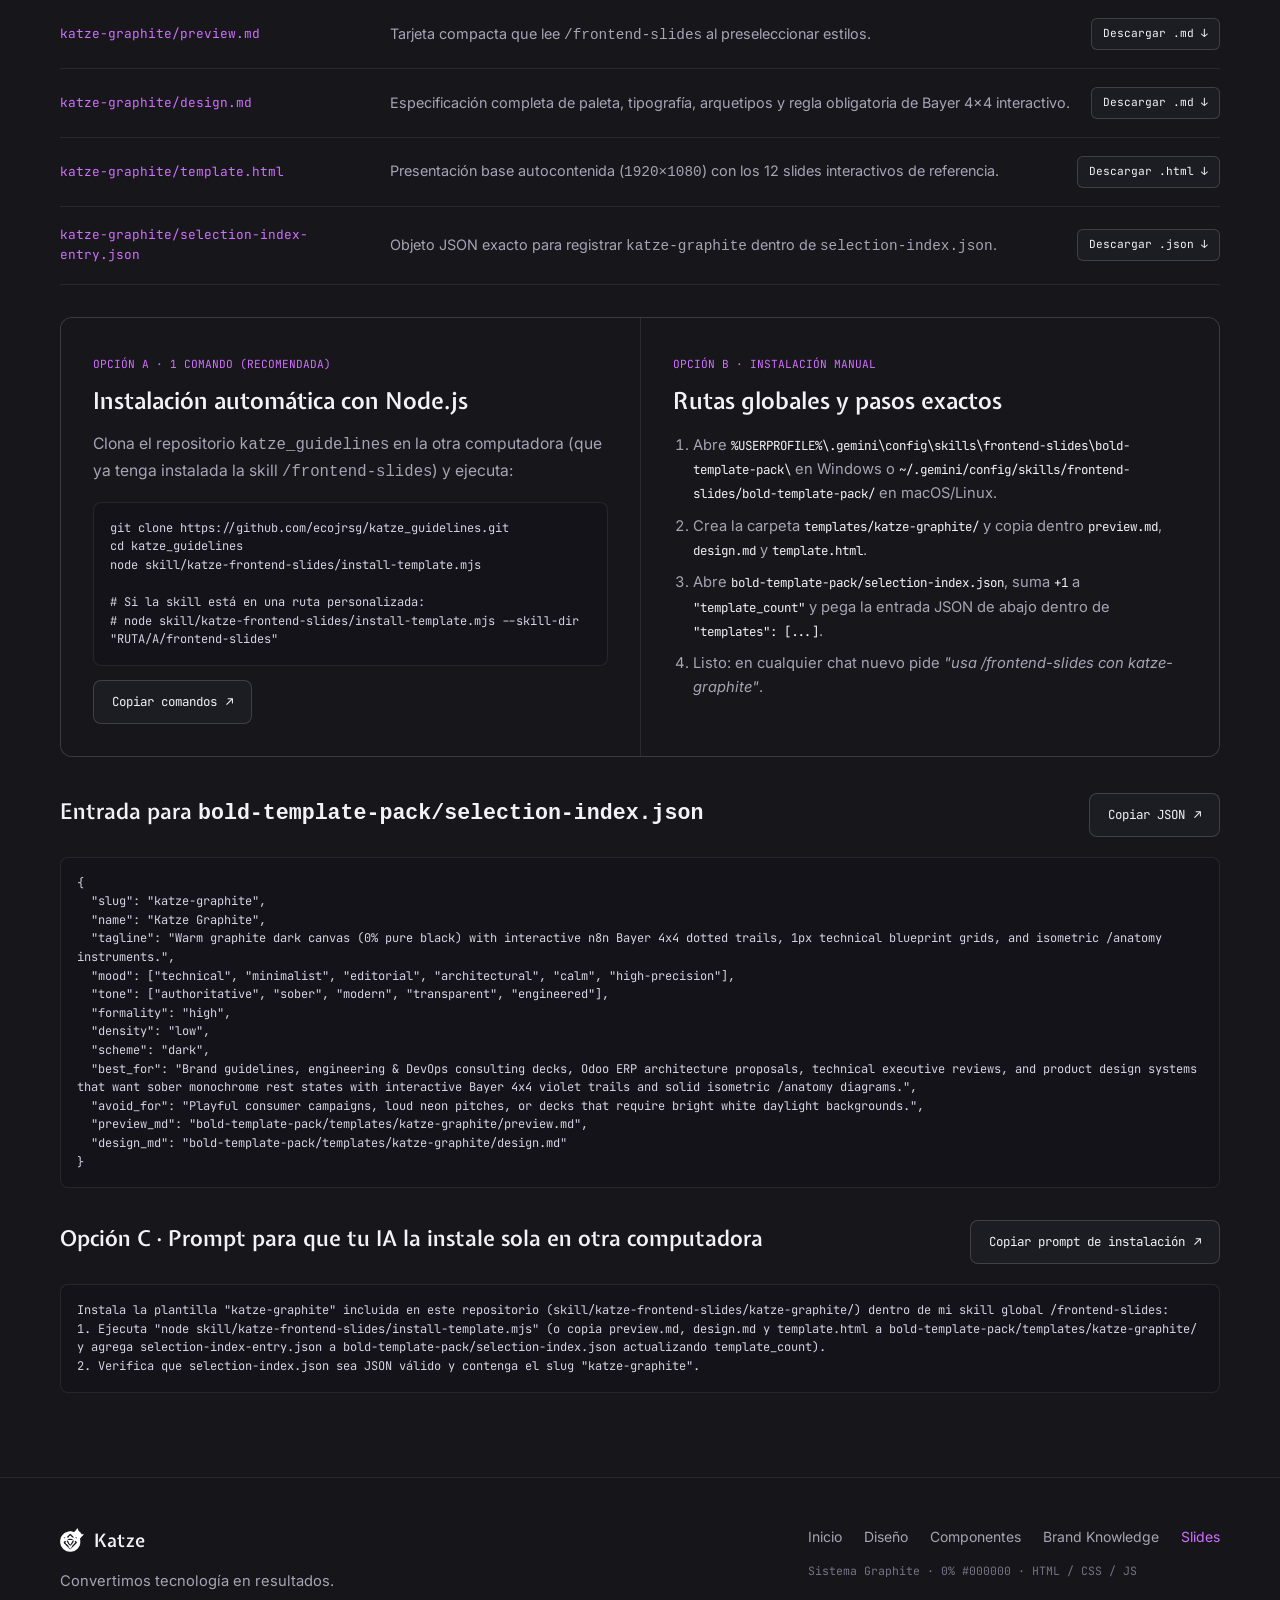
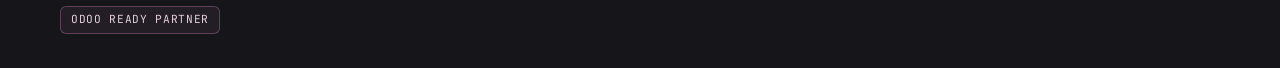
<file: slides.html>
<!doctype html>
<html lang="es">
  <head>
    <meta charset="UTF-8" />
    <meta name="viewport" content="width=device-width, initial-scale=1.0" />
    <title>Katze — Estilo Frontend Slides y Presentación</title>
    <link rel="preconnect" href="https://fonts.googleapis.com" />
    <link rel="preconnect" href="https://fonts.gstatic.com" crossorigin />
    <link
      href="https://fonts.googleapis.com/css2?family=Expletus+Sans:wght@400;500;600;700&family=Inter:wght@300;400;500;600&family=JetBrains+Mono:wght@400;500&display=swap"
      rel="stylesheet"
    />
    <link rel="stylesheet" href="./src/styles/graphite-v3.css" />
    <link rel="stylesheet" href="./src/styles/pages.css" />
  </head>
  <body class="iso" data-page="slides">
    <header class="v3-header" data-site-header></header>

    <main>
      <!-- Hero with the 2 primary required buttons -->
      <section class="page-hero page-hero--diag-dots dot-host">
        <canvas class="dot-trail-layer" data-dot-trail data-placement="diagonal-right" aria-hidden="true"></canvas>
        <div class="wrap page-hero-inner">
          <h1 class="page-hero-title">
            Presentaciones <em>Frontend Slides</em>
          </h1>
          <p class="page-hero-lead">
            Guía para recrear el estilo de presentaciones Katze Graphite en escenario fijo 16:9
            (<code>1920×1080</code>), más la presentación oficial de nuestra Guía de Diseño lista
            para explorar aquí mismo o descargar en PDF.
          </p>

          <div class="page-actions">
            <button type="button" class="k-btn k-btn--primary" data-open-deck-inline>
              <span>Ver presentación en esta página</span>
              <span>↓</span>
            </button>
            <a
              href="./presentacion/katze-guideline-deck.pdf"
              download="katze-brand-guideline-slides.pdf"
              class="k-btn"
            >
              <span>Descargar PDF</span>
              <span>↓</span>
            </a>
          </div>
        </div>
      </section>

      <!-- Live Embedded 16:9 Presentation Viewer -->
      <section id="visor-slides" class="ruled-section">
        <div class="wrap">
          <h2 class="v3-heading">Presentación oficial de la Guía de Diseño</h2>
          <p class="v3-subhead">
            12 láminas interactivas construidas con la plantilla oficial <code>katze-graphite</code>
            de <code>/frontend-slides</code>. Mueve el cursor sobre las zonas punteadas Bayer 4×4,
            interactúa con la lámina 08 y las figuras <code>/anatomy</code>, o ábrela en pantalla completa.
          </p>

          <div class="deck-embed-shell" data-deck-shell>
            <div class="deck-embed-bar">
              <span>presentacion/katze-guideline-deck.html · 1920×1080 · 12 SLIDES</span>
              <div style="display: flex; gap: 8px; flex-wrap: wrap">
                <a
                  href="./presentacion/katze-guideline-deck.html"
                  target="_blank"
                  rel="noopener"
                  class="dl-link"
                >
                  Abrir pantalla completa ↗
                </a>
                <a
                  href="./presentacion/katze-guideline-deck.pdf"
                  download="katze-brand-guideline-slides.pdf"
                  class="dl-link"
                >
                  Descargar PDF ↓
                </a>
              </div>
            </div>
            <div class="deck-embed-frame-wrap">
              <iframe
                class="deck-embed-frame"
                src="./presentacion/katze-guideline-deck.html"
                title="Presentación Guía de Diseño de Marca Katze"
                loading="lazy"
              ></iframe>
            </div>
          </div>
        </div>
      </section>

      <!-- Guide to Recreate the Katze Style in /frontend-slides -->
      <section class="ruled-section">
        <div class="wrap">
          <h2 class="v3-heading">Cómo recrear este estilo en /frontend-slides</h2>
          <p class="v3-subhead">
            Arquetipos de diapositiva y reglas obligatorias para generar nuevas presentaciones de
            Katze manteniendo identidad exacta en cada deck.
          </p>

          <div class="slide-archetype-grid">
            <article class="archetype-cell">
              <span class="archetype-tag">ARQUETIPO 01 · PUNTOS BAYER INTERACTIVOS (4 POSICIONES)</span>
              <h3>Textura n8n siempre viva en HTML</h3>
              <p>
                Regla obligatoria de la plantilla <code>katze-graphite</code>: cada malla Bayer 4×4
                en HTML <strong>debe ser interactiva</strong> (rastro reactivo al cursor
                <code>#D16FFF → #9B5DE5</code> calibrado a escala + caminatas automáticas) ubicada
                en <strong>abajo</strong>, <strong>derecha</strong>, <strong>arriba</strong> o
                <strong>diagonal derecha</strong>.
              </p>
              <a href="./diseno.html#activos" class="dl-link">Descargar SVG/PNG de los 4 lados →</a>
            </article>

            <article class="archetype-cell">
              <span class="archetype-tag">ARQUETIPO 02 · PLANO TÉCNICO RAYCAST</span>
              <h3>Hoja de diseño de 5 columnas (1px)</h3>
              <p>
                Rejilla fija <code>110px 460px 620px 620px 110px</code> con líneas de
                <code>1px</code>, celdas punteadas <code>#15151A</code> para
                <code>FIG_01</code>–<code>FIG_04</code> y cero tarjetas anidadas.
              </p>
              <span class="mono" style="font-size: 0.72rem; color: var(--ink-muted)">
                Ver Slide 09 en la presentación superior
              </span>
            </article>

            <article class="archetype-cell">
              <span class="archetype-tag">ARQUETIPO 03 · FLOTANTES /ANATOMY</span>
              <h3>Instrumentos físicos sólidos</h3>
              <p>
                Cuando una lámina necesite ilustrar arquitectura, estados o procesos, usa sólidos
                isométricos de <code>iso-kit.mjs</code> con 4 tonos grafito y una sola pieza
                iluminada en <code>#D16FFF</code>.
              </p>
              <span class="mono" style="font-size: 0.72rem; color: var(--ink-muted)">
                Ver Slides 01, 09 y 10
              </span>
            </article>

            <article class="archetype-cell">
              <span class="archetype-tag">ARQUETIPO 04 · SOBRIEDAD EN REPOSO</span>
              <h3>Cuadros flotantes monocromo → luz</h3>
              <p>
                Tres bloques redondeados (<code>radius: 26px</code>, brillo interior blanco sutil y
                acento violeta interno) con su frase ligera en <code>Inter 300</code> debajo, sin
                contenedor externo.
              </p>
              <span class="mono" style="font-size: 0.72rem; color: var(--ink-muted)">
                Ver Slide 08 en la presentación superior
              </span>
            </article>
          </div>

          <div class="v3-block" style="margin-top: 44px">
            <div class="v3-block-head">
              <h3 class="v3-block-title">Prompt para recrear un deck Katze con /frontend-slides</h3>
              <div style="display: flex; gap: 8px; flex-wrap: wrap">
                <button type="button" class="k-btn" data-copy-slides-prompt>
                  <span>Copiar prompt</span>
                  <span>↗</span>
                </button>
                <a
                  href="./skill/katze-frontend-slides/STYLE_GUIDE.md"
                  download="STYLE_GUIDE.md"
                  class="k-btn"
                >
                  Descargar STYLE_GUIDE.md ↓
                </a>
              </div>
            </div>
            <pre class="comp-code" data-slides-prompt></pre>
          </div>
        </div>
      </section>

      <!-- Portable Global Skill Installation Kit -->
      <section id="instalar-plantilla" class="ruled-section">
        <div class="wrap">
          <h2 class="v3-heading">Instalar la plantilla <code>katze-graphite</code> en otra computadora</h2>
          <p class="v3-subhead">
            En este equipo la plantilla vive en la skill global de <code>/frontend-slides</code>
            (<code>~/.gemini/config/skills/frontend-slides/bold-template-pack/</code>). Aquí tienes
            todos los archivos y el instalador portable incluidos en el repositorio para agregarla
            en cualquier otra computadora.
          </p>

          <div class="install-files-ledger" aria-label="Archivos necesarios para instalar katze-graphite">
            <div class="install-file-row">
              <span class="install-file-path">INSTALL.md</span>
              <p class="install-file-desc">Guía paso a paso para Windows, macOS, Linux, instalación manual y verificación.</p>
              <a href="./skill/katze-frontend-slides/INSTALL.md" download="INSTALL.md" class="dl-link">Descargar .md ↓</a>
            </div>
            <div class="install-file-row">
              <span class="install-file-path">install-template.mjs</span>
              <p class="install-file-desc">Instalador automático en Node.js (0 dependencias): copia los 3 archivos y actualiza <code>selection-index.json</code>.</p>
              <a href="./skill/katze-frontend-slides/install-template.mjs" download="install-template.mjs" class="dl-link">Descargar .mjs ↓</a>
            </div>
            <div class="install-file-row">
              <span class="install-file-path">katze-graphite/preview.md</span>
              <p class="install-file-desc">Tarjeta compacta que lee <code>/frontend-slides</code> al preseleccionar estilos.</p>
              <a href="./skill/katze-frontend-slides/katze-graphite/preview.md" download="preview.md" class="dl-link">Descargar .md ↓</a>
            </div>
            <div class="install-file-row">
              <span class="install-file-path">katze-graphite/design.md</span>
              <p class="install-file-desc">Especificación completa de paleta, tipografía, arquetipos y regla obligatoria de Bayer 4×4 interactivo.</p>
              <a href="./skill/katze-frontend-slides/katze-graphite/design.md" download="design.md" class="dl-link">Descargar .md ↓</a>
            </div>
            <div class="install-file-row">
              <span class="install-file-path">katze-graphite/template.html</span>
              <p class="install-file-desc">Presentación base autocontenida (<code>1920×1080</code>) con los 12 slides interactivos de referencia.</p>
              <a href="./skill/katze-frontend-slides/katze-graphite/template.html" download="template.html" class="dl-link">Descargar .html ↓</a>
            </div>
            <div class="install-file-row">
              <span class="install-file-path">katze-graphite/selection-index-entry.json</span>
              <p class="install-file-desc">Objeto JSON exacto para registrar <code>katze-graphite</code> dentro de <code>selection-index.json</code>.</p>
              <a href="./skill/katze-frontend-slides/katze-graphite/selection-index-entry.json" download="selection-index-entry.json" class="dl-link">Descargar .json ↓</a>
            </div>
          </div>

          <div class="split-2">
            <div class="split-cell">
              <span class="archetype-tag">OPCIÓN A · 1 COMANDO (RECOMENDADA)</span>
              <h3>Instalación automática con Node.js</h3>
              <p>
                Clona el repositorio <code>katze_guidelines</code> en la otra computadora (que ya
                tenga instalada la skill <code>/frontend-slides</code>) y ejecuta:
              </p>
              <pre class="comp-code" style="margin-top: 16px" data-install-cmd></pre>
              <div style="margin-top: 14px">
                <button type="button" class="k-btn" data-copy-install-cmd>
                  <span>Copiar comandos</span>
                  <span>↗</span>
                </button>
              </div>
            </div>

            <div class="split-cell">
              <span class="archetype-tag">OPCIÓN B · INSTALACIÓN MANUAL</span>
              <h3>Rutas globales y pasos exactos</h3>
              <ol class="install-steps-list">
                <li>
                  Abre <code>%USERPROFILE%\.gemini\config\skills\frontend-slides\bold-template-pack\</code>
                  en Windows o <code>~/.gemini/config/skills/frontend-slides/bold-template-pack/</code>
                  en macOS/Linux.
                </li>
                <li>
                  Crea la carpeta <code>templates/katze-graphite/</code> y copia dentro
                  <code>preview.md</code>, <code>design.md</code> y <code>template.html</code>.
                </li>
                <li>
                  Abre <code>bold-template-pack/selection-index.json</code>, suma <code>+1</code> a
                  <code>"template_count"</code> y pega la entrada JSON de abajo dentro de
                  <code>"templates": [...]</code>.
                </li>
                <li>
                  Listo: en cualquier chat nuevo pide <em>"usa /frontend-slides con katze-graphite"</em>.
                </li>
              </ol>
            </div>
          </div>

          <div class="v3-block" style="margin-top: 36px">
            <div class="v3-block-head">
              <h3 class="v3-block-title">Entrada para <code>bold-template-pack/selection-index.json</code></h3>
              <button type="button" class="k-btn" data-copy-install-json>
                <span>Copiar JSON</span>
                <span>↗</span>
              </button>
            </div>
            <pre class="comp-code" data-install-json></pre>
          </div>

          <div class="v3-block" style="margin-top: 32px">
            <div class="v3-block-head">
              <h3 class="v3-block-title">Opción C · Prompt para que tu IA la instale sola en otra computadora</h3>
              <button type="button" class="k-btn" data-copy-install-ai>
                <span>Copiar prompt de instalación</span>
                <span>↗</span>
              </button>
            </div>
            <pre class="comp-code" data-install-ai-prompt></pre>
          </div>
        </div>
      </section>
    </main>

    <footer class="v3-footer" data-site-footer></footer>
    <script type="module" src="./src/pages/slides.js"></script>
  </body>
</html>
</file>
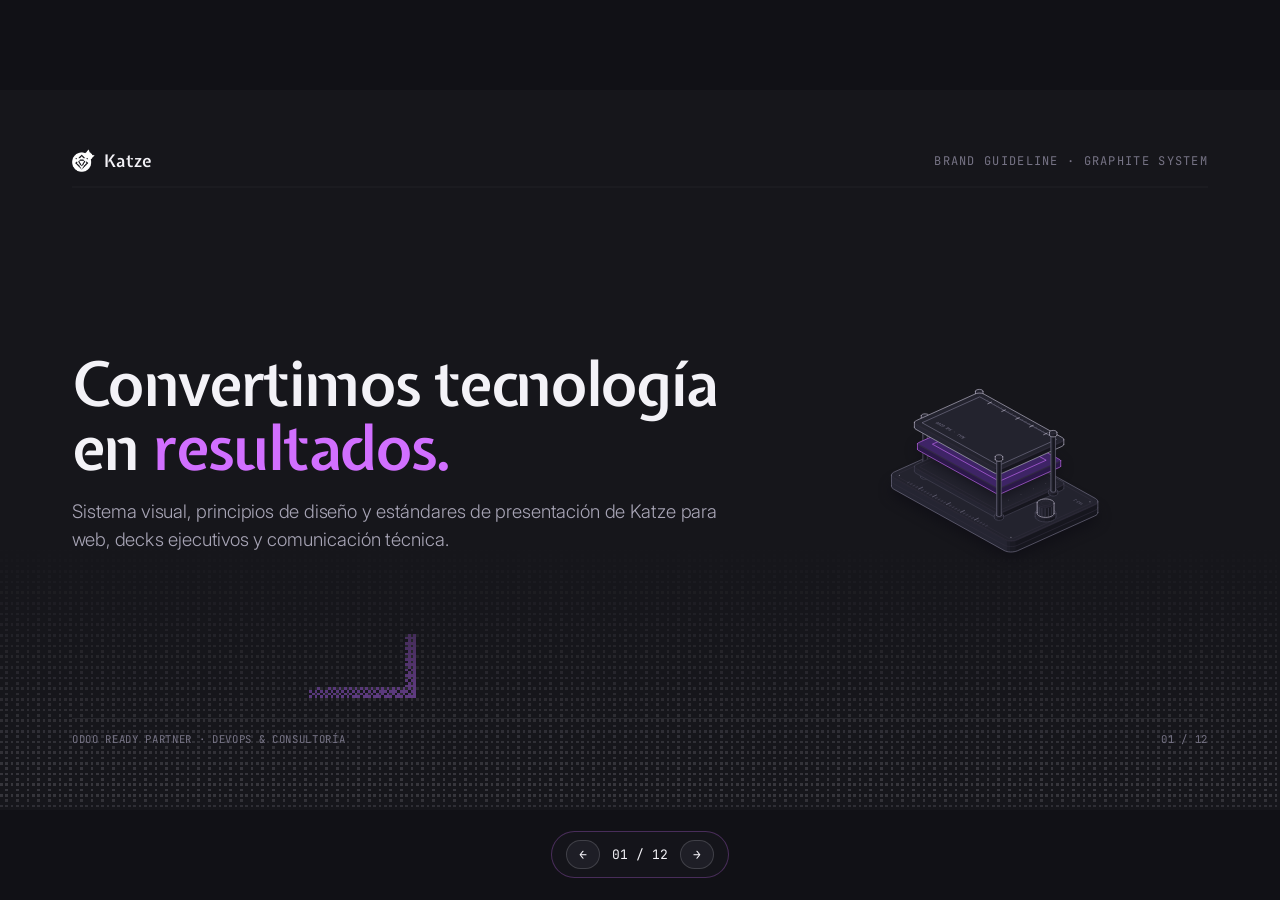
<file: presentacion/katze-guideline-deck.html>
<!doctype html>
<html lang="es">
<head>
  <meta charset="UTF-8" />
  <meta name="viewport" content="width=device-width, initial-scale=1.0" />
  <title>Katze — Guía de Diseño de Marca (Presentación Graphite)</title>
  <link rel="preconnect" href="https://fonts.googleapis.com" />
  <link rel="preconnect" href="https://fonts.gstatic.com" crossorigin />
  <link
    href="https://fonts.googleapis.com/css2?family=Expletus+Sans:wght@400;500;600;700&family=Inter:wght@300;400;500;600&family=JetBrains+Mono:wght@400;500&display=swap"
    rel="stylesheet"
  />
  <style>
    /* === THEME TOKENS (KATZE GRAPHITE — 0% PURE BLACK) === */
    :root {
      --stage-bg: #111116;
      --slide-bg: #16161b;
      --surface-1: #1c1c23;
      --surface-2: #1e1e26;
      --surface-3: #252530;
      --katze-plum: #2e1a47;
      --accent: #9b5de5;
      --accent-bright: #d16fff;
      --odoo-plum: #714b67;
      --ink-primary: #f3f2f7;
      --ink-secondary: #a7a4b5;
      --ink-muted: #767385;
      --hairline: rgba(243, 242, 247, 0.1);
      --hairline-strong: rgba(243, 242, 247, 0.2);

      --font-display: 'Expletus Sans', sans-serif;
      --font-body: 'Inter', system-ui, sans-serif;
      --font-mono: 'JetBrains Mono', ui-monospace, monospace;
      --ease-out-expo: cubic-bezier(0.16, 1, 0.3, 1);
    }

    * { margin: 0; padding: 0; box-sizing: border-box; }

    /* === MANDATORY FIXED 16:9 STAGE (viewport-base.css) === */
/* ===========================================
   FIXED 16:9 STAGE: MANDATORY BASE STYLES
   Include this ENTIRE file in every presentation.
   Slides are authored at 1920×1080 and scaled as a whole.
   =========================================== */

/* 1. Lock the browser viewport */
html,
body {
    width: 100%;
    height: 100%;
    margin: 0;
    overflow: hidden;
    background: var(--stage-bg, #000);
}

/* 2. Full-window deck viewport */
.deck-viewport {
    position: fixed;
    inset: 0;
    overflow: hidden;
    background: var(--stage-bg, #000);
}

/* 3. Fixed 16:9 design canvas.
   JavaScript sets transform: translate(...) scale(...). */
.deck-stage {
    position: absolute;
    left: 0;
    top: 0;
    width: 1920px;
    height: 1080px;
    overflow: hidden;
    transform-origin: 0 0;
    background: var(--slide-bg, #fff);
}

/* 4. Slides stack inside the fixed stage.
   Content must be laid out at 1920×1080, not reflowed per device. */
.slide {
    position: absolute;
    inset: 0;
    width: 1920px;
    height: 1080px;
    overflow: hidden;
    display: block;
    visibility: hidden;
    opacity: 0;
    pointer-events: none;
    background: var(--slide-bg, #fff);
}

.slide.active,
.slide.visible {
    visibility: visible;
    opacity: 1;
    pointer-events: auto;
    z-index: 1;
}

/* 5. Keep media inside authored slide bounds */
img,
video,
canvas,
svg {
    max-width: 100%;
    max-height: 100%;
}

/* 6. Presentation chrome stays outside the slide design system */
.deck-controls {
    position: fixed;
    left: 50%;
    bottom: 22px;
    transform: translateX(-50%);
    z-index: 1000;
}

/* 7. Print one fixed-size slide per page */
@media print {
    html,
    body {
        width: 1920px;
        height: auto;
        overflow: visible;
        background: #fff;
    }

    .deck-viewport {
        position: static;
        overflow: visible;
        background: #fff;
    }

    .deck-stage {
        position: static;
        width: auto;
        height: auto;
        transform: none !important;
        background: none;
    }

    .slide {
        position: relative;
        display: block !important;
        visibility: visible !important;
        opacity: 1 !important;
        pointer-events: auto !important;
        width: 1920px;
        height: 1080px;
        break-after: page;
        page-break-after: always;
    }

    .slide:last-child {
        break-after: auto;
        page-break-after: auto;
    }

    .deck-controls {
        display: none !important;
    }
}

/* 8. Reduced motion */
@media (prefers-reduced-motion: reduce) {
    *,
    *::before,
    *::after {
        animation-duration: 0.01ms !important;
        transition-duration: 0.2s !important;
    }
}


    @page {
      size: 1920px 1080px;
      margin: 0;
    }

    /* === GLOBAL SLIDE BASE === */
    body {
      font-family: var(--font-body);
      color: var(--ink-primary);
      -webkit-font-smoothing: antialiased;
    }

    .slide {
      background: var(--slide-bg);
      color: var(--ink-primary);
      font-family: var(--font-body);
    }

    .slide-pad {
      position: relative;
      z-index: 2;
      width: 1920px;
      height: 1080px;
      padding: 88px 108px 96px;
      display: flex;
      flex-direction: column;
      justify-content: space-between;
    }

    .slide-top {
      display: flex;
      align-items: center;
      justify-content: space-between;
      border-bottom: 1px solid var(--hairline);
      padding-bottom: 22px;
    }

    .slide-brand {
      display: inline-flex;
      align-items: center;
      gap: 14px;
    }

    .slide-brand img {
      width: 34px;
      height: 34px;
      filter: brightness(0) invert(1);
    }

    .slide-brand-name {
      font-family: var(--font-display);
      font-size: 26px;
      font-weight: 600;
      letter-spacing: 0.01em;
    }

    .slide-meta {
      font-family: var(--font-mono);
      font-size: 18px;
      color: var(--ink-muted);
      letter-spacing: 0.08em;
    }

    .slide-foot {
      display: flex;
      align-items: center;
      justify-content: space-between;
      border-top: 1px solid var(--hairline);
      padding-top: 20px;
      font-family: var(--font-mono);
      font-size: 16px;
      color: var(--ink-muted);
    }

    .slide-h1 {
      font-family: var(--font-display);
      font-size: 92px;
      font-weight: 600;
      line-height: 1.04;
      letter-spacing: -0.025em;
      color: var(--ink-primary);
    }

    .slide-h1 em,
    .slide-h2 em {
      font-style: normal;
      color: var(--accent-bright);
    }

    .slide-h2 {
      font-family: var(--font-display);
      font-size: 62px;
      font-weight: 600;
      line-height: 1.08;
      letter-spacing: -0.02em;
      margin-bottom: 18px;
    }

    .slide-lead {
      font-size: 28px;
      font-weight: 300;
      line-height: 1.48;
      color: var(--ink-secondary);
      max-width: 1020px;
    }

    .mono { font-family: var(--font-mono); }
    .display { font-family: var(--font-display); }

    /* === REVEAL ANIMATION === */
    .reveal {
      opacity: 0;
      transform: translateY(24px);
      transition: opacity 0.55s var(--ease-out-expo), transform 0.55s var(--ease-out-expo);
    }

    .slide.visible .reveal {
      opacity: 1;
      transform: translateY(0);
    }

    .reveal:nth-child(2) { transition-delay: 0.08s; }
    .reveal:nth-child(3) { transition-delay: 0.16s; }
    .reveal:nth-child(4) { transition-delay: 0.24s; }

    /* === INTERACTIVE N8N BAYER 4X4 DITHER LAYER IN 4 PLACEMENTS === */
    .slide-dither {
      position: absolute;
      z-index: 1;
      pointer-events: none;
      image-rendering: pixelated;
      image-rendering: crisp-edges;
    }

    .slide-dither[data-slide-dither="bottom"] {
      left: 0;
      bottom: 0;
      width: 1920px;
      height: 440px;
    }

    .slide-dither[data-slide-dither="top"] {
      left: 0;
      top: 0;
      width: 1920px;
      height: 360px;
    }

    .slide-dither[data-slide-dither="right"] {
      right: 0;
      top: 0;
      width: 780px;
      height: 1080px;
    }

    .slide-dither[data-slide-dither="diagonal-right"] {
      inset: 0;
      width: 1920px;
      height: 1080px;
    }

    /* === SLIDE-SPECIFIC LAYOUTS (1920x1080 FIXED) === */
    .hero-split {
      display: grid;
      grid-template-columns: 1020px 640px;
      gap: 44px;
      align-items: center;
      flex: 1;
    }

    .anatomy-float {
      width: 100%;
      display: grid;
      place-items: center;
    }

    .anatomy-float svg {
      width: 100%;
      height: auto;
    }

    .fig-interactive {
      cursor: pointer;
    }

    .two-col-ruled {
      display: grid;
      grid-template-columns: 1fr 1fr;
      gap: 1px;
      background: var(--hairline);
      border: 1px solid var(--hairline-strong);
      border-radius: 14px;
      overflow: hidden;
      margin-top: 34px;
    }

    .two-col-cell {
      background: rgba(22, 22, 27, 0.92);
      padding: 48px 52px;
    }

    .two-col-cell h3 {
      font-family: var(--font-display);
      font-size: 38px;
      font-weight: 600;
      margin-bottom: 18px;
      color: var(--accent-bright);
    }

    .two-col-cell p {
      font-size: 25px;
      line-height: 1.56;
      color: var(--ink-secondary);
    }

    .values-grid {
      display: grid;
      grid-template-columns: repeat(5, 1fr);
      gap: 1px;
      background: var(--hairline);
      border: 1px solid var(--hairline-strong);
      border-radius: 14px;
      overflow: hidden;
      margin-top: 36px;
    }

    .val-col {
      background: rgba(22, 22, 27, 0.94);
      padding: 36px 28px;
      display: flex;
      flex-direction: column;
      gap: 14px;
    }

    .val-num {
      font-family: var(--font-mono);
      font-size: 18px;
      color: var(--accent-bright);
    }

    .val-title {
      font-family: var(--font-display);
      font-size: 27px;
      font-weight: 600;
      line-height: 1.18;
    }

    .val-copy {
      font-size: 19px;
      line-height: 1.52;
      color: var(--ink-secondary);
    }

    .palette-row {
      display: grid;
      grid-template-columns: repeat(7, 1fr);
      gap: 1px;
      background: var(--hairline);
      border: 1px solid var(--hairline-strong);
      border-radius: 14px;
      overflow: hidden;
      margin-top: 34px;
    }

    .pal-item {
      background: var(--surface-1);
    }

    .pal-swatch {
      height: 190px;
      border-bottom: 1px solid var(--hairline);
    }

    .pal-meta {
      padding: 20px 18px 24px;
    }

    .pal-name {
      font-size: 22px;
      font-weight: 600;
    }

    .pal-hex {
      font-family: var(--font-mono);
      font-size: 19px;
      color: var(--accent-bright);
      margin-top: 6px;
    }

    .pal-role {
      font-size: 16px;
      color: var(--ink-muted);
      margin-top: 8px;
    }

    .ratio-bar {
      display: grid;
      grid-template-columns: 80fr 15fr 5fr;
      height: 22px;
      border-radius: 99px;
      overflow: hidden;
      border: 1px solid var(--hairline-strong);
      margin-top: 28px;
    }

    .type-rows {
      border-top: 1px solid var(--hairline);
      margin-top: 28px;
      max-width: 1180px;
    }

    .type-item {
      display: grid;
      grid-template-columns: 320px 1fr;
      gap: 36px;
      align-items: center;
      padding: 36px 0;
      border-bottom: 1px solid var(--hairline);
    }

    .logo-row {
      display: grid;
      grid-template-columns: repeat(4, 1fr);
      gap: 1px;
      background: var(--hairline);
      border: 1px solid var(--hairline-strong);
      border-radius: 14px;
      overflow: hidden;
      margin-top: 32px;
    }

    .logo-box {
      height: 220px;
      display: flex;
      flex-direction: column;
      align-items: center;
      justify-content: center;
      gap: 18px;
    }

    .logo-lockup {
      display: inline-flex;
      align-items: center;
      gap: 14px;
    }

    /* === INTERACTIVE LANGFLOW 3 FLOATING TILES (SLIDE 08) === */
    .lf-slide-grid {
      display: grid;
      grid-template-columns: repeat(3, 1fr);
      gap: 40px;
      margin-top: 36px;
    }

    .lf-slide-col {
      display: flex;
      flex-direction: column;
      gap: 24px;
    }

    .lf-slide-box {
      position: relative;
      height: 390px;
      border-radius: 26px;
      border: 1.5px solid rgba(243, 242, 247, 0.12);
      background: #15151b;
      overflow: hidden;
      display: flex;
      flex-direction: column;
      align-items: center;
      justify-content: center;
      transition: border-color 0.28s ease, box-shadow 0.34s ease;
    }

    .lf-slide-box:hover {
      border-color: rgba(243, 242, 247, 0.34);
      box-shadow: inset 0 12px 54px -16px rgba(243, 242, 247, 0.24);
    }

    .lf-slide-cap {
      font-size: 25px;
      font-weight: 300;
      line-height: 1.35;
      color: var(--ink-primary);
    }

    /* Tile 1: Dual Visible Slides + Interactive Toggle */
    .deck-t1 {
      justify-content: space-between;
      padding: 36px 0 28px;
    }

    .deck-t1-viewport {
      width: 100%;
      overflow: hidden;
      padding: 20px 0;
    }

    .deck-t1-track {
      display: flex;
      align-items: center;
      gap: 20px;
      padding-left: 11%;
      transform: translateX(0%);
      transition: transform 0.52s cubic-bezier(0.22, 1, 0.36, 1);
    }

    .deck-t1[data-slide="1"] .deck-t1-track {
      transform: translateX(-64%);
    }

    .deck-t1-slide {
      flex: 0 0 74%;
      height: 192px;
      border-radius: 16px;
      border: 1.5px solid rgba(243, 242, 247, 0.14);
      background: #14141a;
      display: grid;
      place-items: center;
      transition: border-color 0.32s ease, box-shadow 0.35s ease;
    }

    .deck-t1:hover .deck-t1-slide.is-current {
      border-color: #9b5de5;
      box-shadow:
        0 0 34px -4px rgba(155, 93, 229, 0.56),
        inset 0 0 24px -6px rgba(155, 93, 229, 0.24);
    }

    .deck-t1-inner {
      width: 176px;
      height: 98px;
      border-radius: 12px;
      border: 1px solid rgba(243, 242, 247, 0.14);
      background: #17171f;
      padding: 14px 16px;
      display: flex;
      flex-direction: column;
      justify-content: space-between;
      color: var(--ink-muted);
      transition: border-color 0.32s ease, background 0.35s ease, color 0.3s ease;
    }

    .deck-t1:hover .deck-t1-slide.is-current .deck-t1-inner {
      border-color: rgba(155, 93, 229, 0.72);
      background: linear-gradient(220deg, rgba(155, 93, 229, 0.54) 0%, rgba(46, 26, 71, 0.32) 48%, #14141b 86%);
      color: #f3f2f7;
    }

    .deck-t1-bars {
      display: flex;
      flex-direction: column;
      gap: 7px;
    }

    .deck-t1-bars span {
      height: 5px;
      border-radius: 99px;
      background: rgba(243, 242, 247, 0.22);
      transition: background 0.3s ease;
    }

    .deck-t1:hover .deck-t1-slide.is-current .deck-t1-bars span {
      background: rgba(243, 242, 247, 0.56);
    }

    .deck-t1-bar {
      width: calc(100% - 52px);
      height: 54px;
      border-radius: 12px;
      border: 1px solid rgba(243, 242, 247, 0.16);
      background: #14141a;
      display: grid;
      grid-template-columns: 1fr 1fr;
      align-items: center;
      transition: border-color 0.28s ease;
    }

    .deck-t1:hover .deck-t1-bar {
      border-color: rgba(243, 242, 247, 0.32);
    }

    .deck-t1-tab {
      height: 100%;
      border: 0;
      background: transparent;
      color: var(--ink-muted);
      font-family: var(--font-body);
      font-size: 18px;
      font-weight: 500;
      cursor: pointer;
      display: inline-flex;
      align-items: center;
      justify-content: center;
      gap: 10px;
      transition: color 0.24s ease;
    }

    .deck-t1:hover .deck-t1-tab { color: #d8d5e4; }
    .deck-t1-tab[aria-selected="true"] { color: #f3f2f7; }
    .deck-t1-tab:hover { color: #ffffff; }

    /* Tile 2: Monochrome Center Nodes -> Hover Reveals Anchored Pills & Colors */
    .deck-t2 { padding: 0; }
    .deck-t2 svg { width: 100%; height: 100%; display: block; }
    .deck-t2-lines,
    .deck-t2-pills {
      opacity: 0;
      transition: opacity 0.34s ease, transform 0.34s cubic-bezier(0.22, 1, 0.36, 1);
    }
    .deck-t2:hover .deck-t2-lines,
    .deck-t2:hover .deck-t2-pills {
      opacity: 1;
    }
    .deck-t2-node-box {
      fill: #191922;
      stroke: rgba(243, 242, 247, 0.14);
      transition: fill 0.3s ease, stroke 0.3s ease;
    }
    .deck-t2:hover .deck-t2-node-box {
      fill: #23232f;
      stroke: rgba(243, 242, 247, 0.3);
    }
    .deck-t2-logo {
      filter: brightness(0) invert(0.45);
      transition: filter 0.3s ease;
    }
    .deck-t2:hover .deck-t2-logo {
      filter: brightness(0) invert(1);
    }
    .deck-t2-bar {
      fill: #484656;
      transition: fill 0.32s ease;
    }
    .deck-t2:hover .deck-t2-bar[data-c="1"] { fill: #2e1a47; }
    .deck-t2:hover .deck-t2-bar[data-c="2"] { fill: #9b5de5; }
    .deck-t2:hover .deck-t2-bar[data-c="3"] { fill: #d16fff; }
    .deck-t2-aa {
      fill: #767385;
      transition: fill 0.3s ease;
    }
    .deck-t2:hover .deck-t2-aa { fill: #f3f2f7; }

    /* Tile 3: Hourglass Binary Stream + Hover Lateral Glow */
    .deck-t3-glow {
      position: absolute;
      width: 420px;
      height: 112px;
      border-radius: 26px;
      box-shadow: 0 0 74px 20px rgba(209, 111, 255, 0.32);
      opacity: 0;
      transition: opacity 0.36s ease;
      pointer-events: none;
    }

    .deck-t3:hover .deck-t3-glow {
      opacity: 1;
    }

    .deck-t3-pill {
      position: relative;
      z-index: 2;
      width: 420px;
      height: 112px;
      border-radius: 26px;
      border: 1.8px solid rgba(243, 242, 247, 0.22);
      background: #131319;
      display: flex;
      align-items: center;
      justify-content: space-between;
      padding: 0 48px;
      -webkit-mask-image: linear-gradient(90deg, #16161b 0%, #16161b 34%, transparent 45%, transparent 55%, #16161b 66%, #16161b 100%);
      mask-image: linear-gradient(90deg, #16161b 0%, #16161b 34%, transparent 45%, transparent 55%, #16161b 66%, #16161b 100%);
      transition: border-color 0.34s ease;
    }

    .deck-t3:hover .deck-t3-pill {
      border-color: #d16fff;
    }

    .deck-t3-icon {
      color: var(--ink-muted);
      transition: color 0.32s ease, transform 0.32s ease;
    }

    .deck-t3:hover .deck-t3-icon {
      color: #ffffff;
    }

    .deck-t3-stream {
      position: absolute;
      inset: 0;
      z-index: 3;
      display: grid;
      place-items: center;
      text-align: center;
      font-size: 13px;
      line-height: 1.22;
      color: rgba(243, 242, 247, 0.42);
      pointer-events: none;
      transition: color 0.32s ease;
    }

    .deck-t3:hover .deck-t3-stream {
      color: rgba(243, 242, 247, 0.88);
    }

    /* === RAYCAST 5-COL TECHNICAL BLUEPRINT SLIDE === */
    .rc-slide-grid {
      width: 1920px;
      height: 1080px;
      display: grid;
      grid-template-columns: 110px 460px 620px 620px 110px;
      grid-template-rows: 76px 460px 42px 426px 76px;
      gap: 1px;
      background: var(--hairline);
    }

    .rc-s-cell {
      background: var(--slide-bg);
      position: relative;
      padding: 36px 40px;
    }

    .rc-s-dotted {
      background-color: #15151a;
      background-image: radial-gradient(rgba(243, 242, 247, 0.14) 1.5px, transparent 1.5px);
      background-size: 20px 20px;
      display: flex;
      flex-direction: column;
      justify-content: space-between;
    }

    .rc-s-label {
      font-family: var(--font-mono);
      font-size: 16px;
      letter-spacing: 0.1em;
      color: var(--ink-muted);
    }

    /* === 4-PLACEMENT INTERACTIVE DEMO GRID SLIDE (SLIDE 11) === */
    .dither-quad {
      display: grid;
      grid-template-columns: 1fr 1fr;
      grid-template-rows: 1fr 1fr;
      gap: 24px;
      flex: 1;
      margin: 28px 0 24px;
    }

    .dither-card {
      position: relative;
      border-radius: 14px;
      border: 1px solid var(--hairline-strong);
      background: #15151a;
      overflow: hidden;
      padding: 28px 32px;
      display: flex;
      flex-direction: column;
      justify-content: flex-end;
      transition: border-color 0.25s ease;
    }

    .dither-card:hover {
      border-color: rgba(209, 111, 255, 0.45);
    }

    .dither-card canvas {
      position: absolute;
      inset: 0;
      width: 100%;
      height: 100%;
      image-rendering: pixelated;
      image-rendering: crisp-edges;
      pointer-events: none;
    }

    .dither-card-text {
      position: relative;
      z-index: 2;
      max-width: 460px;
    }

    .dither-card-text strong {
      display: block;
      font-family: var(--font-display);
      font-size: 26px;
      margin-bottom: 4px;
    }

    .dither-card-text span {
      font-family: var(--font-mono);
      font-size: 16px;
      color: var(--ink-secondary);
    }

    /* === ANATOMY ISO SOLID STYLES === */
    .iso {
      --anatomy-paper: #15151a;
      --anatomy-face: #241838;
      --anatomy-top: #23232e;
      --anatomy-shade-0: #16161e;
      --anatomy-shade-1: #1a1a23;
      --anatomy-shade-2: #1f1f2a;
      --anatomy-shade-3: #252532;
      --anatomy-lit-top: #3e2466;
      --anatomy-lit-shade: #2b1849;
      --anatomy-hi: #cbc7da;
      --anatomy-mid: #7d7991;
      --anatomy-lo: #4b485c;
      --anatomy-faint: #2f2d3b;
      --anatomy-lit: #d16fff;
      --anatomy-halo: #0d0c14;
      --anatomy-halo-opacity: 0.72;
      --anatomy-dot: #e6e2f2;
      --anatomy-blue: #9b5de5;
      --anatomy-weight: 0.9px;
      --anatomy-mono: 'JetBrains Mono', ui-monospace, monospace;
    }
    .iso-svg { display: block; width: 100%; height: auto; overflow: visible; }
    .iso-svg path, .iso-svg circle { vector-effect: non-scaling-stroke; }
    .iso-fill { fill: var(--anatomy-paper); stroke: none; }
    .iso-solid[data-lit] > .iso-fill { fill: var(--anatomy-face); }
    .iso-shade, .iso-top { stroke: none; }
    .iso-shade[data-shade="0"] { fill: var(--anatomy-shade-0); }
    .iso-shade[data-shade="1"] { fill: var(--anatomy-shade-1); }
    .iso-shade[data-shade="2"] { fill: var(--anatomy-shade-2); }
    .iso-shade[data-shade="3"] { fill: var(--anatomy-shade-3); }
    .iso-top { fill: var(--anatomy-top); }
    .iso-solid[data-lit] > .iso-top { fill: var(--anatomy-lit-top); }
    .iso-solid[data-lit] > .iso-shade { fill: var(--anatomy-lit-shade); }
    .iso-solid[data-lit] > .iso-edge { stroke: var(--anatomy-lit); }
    .iso-halo { fill: var(--anatomy-halo); stroke: none; filter: blur(9px); opacity: var(--anatomy-halo-opacity); transform: translateY(3px); }
    .iso-line { fill: none; stroke: var(--anatomy-lo); stroke-width: var(--anatomy-weight); stroke-linecap: round; stroke-linejoin: round; }
    .iso-line[data-tone="hi"] { stroke: var(--anatomy-hi); }
    .iso-line[data-tone="mid"] { stroke: var(--anatomy-mid); }
    .iso-line[data-tone="lo"] { stroke: var(--anatomy-lo); }
    .iso-line[data-tone="faint"] { stroke: var(--anatomy-faint); }
    .iso-line[data-tone="lit"] { stroke: var(--anatomy-lit); }
    .iso-line[data-tone="blue"] { stroke: var(--anatomy-blue); }
    .iso-wire-end { fill: var(--anatomy-paper); stroke: var(--anatomy-blue); stroke-width: var(--anatomy-weight); }
    .iso-dots circle { fill: var(--anatomy-dot); stroke: none; opacity: 0.36; }
    .iso-dots[data-tone="hi"] circle { opacity: 0.85; }
    .iso-dots[data-tone="mid"] circle { opacity: 0.55; }
    .iso-face-text { fill: var(--anatomy-mid); font-family: var(--anatomy-mono); letter-spacing: 0.05em; }

    /* === EXTERNAL PRESENTATION CHROME (OUTSIDE STAGE) === */
    .deck-controls {
      display: flex;
      align-items: center;
      gap: 12px;
      padding: 8px 14px;
      border-radius: 999px;
      background: rgba(22, 22, 27, 0.86);
      border: 1px solid rgba(209, 111, 255, 0.28);
      backdrop-filter: blur(12px);
      font-family: var(--font-mono);
      font-size: 13px;
      color: var(--ink-primary);
    }

    .deck-ctrl-btn {
      border: 1px solid rgba(243, 242, 247, 0.16);
      background: #1e1e26;
      color: #f3f2f7;
      border-radius: 999px;
      padding: 5px 12px;
      cursor: pointer;
      font: inherit;
    }

    .deck-ctrl-btn:hover {
      border-color: var(--accent-bright);
    }

    .edit-hotzone {
      position: fixed;
      top: 0;
      left: 0;
      width: 80px;
      height: 80px;
      z-index: 10000;
      cursor: pointer;
    }

    .edit-toggle {
      position: fixed;
      top: 16px;
      left: 16px;
      z-index: 10001;
      padding: 7px 13px;
      border-radius: 999px;
      border: 1px solid rgba(209, 111, 255, 0.45);
      background: rgba(22, 22, 27, 0.92);
      color: #f3f2f7;
      font-family: var(--font-mono);
      font-size: 12px;
      cursor: pointer;
      opacity: 0;
      pointer-events: none;
      transition: opacity 0.28s ease;
    }

    .edit-toggle.show,
    .edit-toggle.active {
      opacity: 1;
      pointer-events: auto;
    }

    .edit-toggle.active {
      background: #9b5de5;
      color: #ffffff;
    }

    @media print {
      .edit-hotzone,
      .edit-toggle {
        display: none !important;
      }
      .reveal {
        opacity: 1 !important;
        transform: none !important;
      }
      .lf-slide-box {
        border-color: rgba(243, 242, 247, 0.24) !important;
        box-shadow: inset 0 10px 48px -16px rgba(243, 242, 247, 0.18) !important;
      }
      .deck-t1 .deck-t1-slide.is-current {
        border-color: #9b5de5 !important;
        box-shadow: 0 0 30px -4px rgba(155, 93, 229, 0.52) !important;
      }
      .deck-t1 .deck-t1-slide.is-current .deck-t1-inner {
        border-color: rgba(155, 93, 229, 0.72) !important;
        background: linear-gradient(220deg, rgba(155, 93, 229, 0.52), #14141b 85%) !important;
        color: #f3f2f7 !important;
      }
      .deck-t2-lines,
      .deck-t2-pills,
      .deck-t3-glow {
        opacity: 1 !important;
      }
      .deck-t2-logo { filter: brightness(0) invert(1) !important; }
      .deck-t2-bar[data-c="1"] { fill: #2e1a47 !important; }
      .deck-t2-bar[data-c="2"] { fill: #9b5de5 !important; }
      .deck-t2-bar[data-c="3"] { fill: #d16fff !important; }
      .deck-t2-aa { fill: #f3f2f7 !important; }
      .deck-t3-pill { border-color: #d16fff !important; }
      .deck-t3-icon { color: #ffffff !important; }
      .deck-t3-stream { color: rgba(243, 242, 247, 0.84) !important; }
    }
  </style>
</head>
<body class="iso">
  <div class="edit-hotzone" id="editHotzone" aria-hidden="true"></div>
  <button type="button" class="edit-toggle" id="editToggle" title="Modo edición (E)">Editar (E)</button>

  <div class="deck-viewport">
    <main class="deck-stage" id="deckStage">

      <!-- SLIDE 01: PORTADA (n8n Bayer dots BOTTOM + Floating /anatomy FIG_01) -->
      <section class="slide active visible" data-slide-index="1">
        <canvas class="slide-dither" data-slide-dither="bottom" aria-hidden="true"></canvas>
        <div class="slide-pad">
          <div class="slide-top">
            <span class="slide-brand">
              <img src="[data-uri]" alt="Katze" />
              <span class="slide-brand-name">Katze</span>
            </span>
            <span class="slide-meta">BRAND GUIDELINE · GRAPHITE SYSTEM</span>
          </div>

          <div class="hero-split">
            <div>
              <h1 class="slide-h1 reveal">Convertimos tecnología en <em>resultados.</em></h1>
              <p class="slide-lead reveal" style="margin-top: 28px">
                Sistema visual, principios de diseño y estándares de presentación de Katze para
                web, decks ejecutivos y comunicación técnica.
              </p>
            </div>
            <div class="anatomy-float reveal" data-deck-fig="01">
              <svg xmlns="http://www.w3.org/2000/svg" width="540" height="310" class="iso-svg iso" style="--anatomy-paper:#15151a;" viewBox="0 0 540 310" role="img" aria-label="Instrumento isométrico de calibración de capas del sistema Katze"><path class="iso-halo" d="M139.4 197.3L139.8 196.1L140.5 195.1L141.7 194.1L143.3 193.2L241.3 149.1L243.2 148.4L245.3 147.9L247.6 147.6L249.9 147.5L252.2 147.7L254.4 148.1L256.4 148.7L258.1 149.5L397.6 226.9L398.9 227.9L399.9 228.9L400.5 230.1L400.6 231.2L400.6 235.8L400.2 236.9L399.5 238L398.3 239L396.7 239.9L298.7 284L296.8 284.7L294.7 285.2L292.4 285.5L290.1 285.5L287.8 285.4L285.6 285L283.6 284.4L281.9 283.6L142.4 206.1L141.1 205.2L140.1 204.2L139.5 203L139.4 201.9Z"/><g class="iso-solid"><path class="iso-fill" d="M241 157.6L241.8 156.3L243.5 155.2L245.8 154.5L248.5 154.2L251.2 154.4L253.7 155L255.5 156L256.5 157.3L256.6 158.7L256.6 163.3L255.8 164.6L254.1 165.6L251.8 166.4L249.1 166.7L246.4 166.5L243.9 165.8L242.1 164.8L241.1 163.5L241 162.2Z"/><path class="iso-shade" data-shade="0" d="M254.1 165.6L251.8 166.4L251.8 161.8L254.1 161.1ZM256.6 163.3L255.8 164.6L255.8 160L256.6 158.7ZM255.8 164.6L254.1 165.6L254.1 161.1L255.8 160Z"/><path class="iso-shade" data-shade="1" d="M251.8 166.4L249.1 166.7L249.1 162.1L251.8 161.8Z"/><path class="iso-shade" data-shade="2" d="M249.1 166.7L246.4 166.5L246.4 161.9L249.1 162.1ZM246.4 166.5L243.9 165.8L243.9 161.3L246.4 161.9Z"/><path class="iso-shade" data-shade="3" d="M243.9 165.8L242.1 164.8L242.1 160.2L243.9 161.3ZM242.1 164.8L241.1 163.5L241.1 159L242.1 160.2ZM241.1 163.5L241 162.2L241 157.6L241.1 159Z"/><path class="iso-top" d="M254.1 161.1L251.8 161.8L249.1 162.1L246.4 161.9L243.9 161.3L242.1 160.2L241.1 159L241 157.6L241.8 156.3L243.5 155.2L245.8 154.5L248.5 154.2L251.2 154.4L253.7 155L255.5 156L256.5 157.3L256.6 158.7L255.8 160Z"/><path class="iso-line iso-crease" data-tone="faint" d="M256.6 158.7L255.8 160L254.1 161.1L251.8 161.8L249.1 162.1L246.4 161.9L243.9 161.3L242.1 160.2L241.1 159L241 157.6"/><path class="iso-line iso-edge" data-tone="lo" d="M241 157.6L241.8 156.3L243.5 155.2L245.8 154.5L248.5 154.2L251.2 154.4L253.7 155L255.5 156L256.5 157.3L256.6 158.7M256.6 163.3L255.8 164.6L254.1 165.6L251.8 166.4L249.1 166.7L246.4 166.5L243.9 165.8L242.1 164.8L241.1 163.5L241 162.2M241 157.6L241 162.2M256.6 158.7L256.6 163.3"/></g><g class="iso-solid"><path class="iso-fill" d="M152.7 197.3L153.6 196L155.3 194.9L157.6 194.2L160.3 193.9L163 194.1L165.4 194.7L167.3 195.8L168.3 197L168.4 198.4L168.4 203L167.6 204.3L165.9 205.4L163.5 206.1L160.9 206.4L158.1 206.2L155.7 205.5L153.9 204.5L152.8 203.2L152.7 201.9Z"/><path class="iso-shade" data-shade="0" d="M165.9 205.4L163.5 206.1L163.5 201.5L165.9 200.8ZM168.4 203L167.6 204.3L167.6 199.7L168.4 198.4ZM167.6 204.3L165.9 205.4L165.9 200.8L167.6 199.7Z"/><path class="iso-shade" data-shade="1" d="M163.5 206.1L160.9 206.4L160.9 201.8L163.5 201.5Z"/><path class="iso-shade" data-shade="2" d="M160.9 206.4L158.1 206.2L158.1 201.6L160.9 201.8ZM158.1 206.2L155.7 205.5L155.7 201L158.1 201.6Z"/><path class="iso-shade" data-shade="3" d="M155.7 205.5L153.9 204.5L153.9 199.9L155.7 201ZM153.9 204.5L152.8 203.2L152.8 198.7L153.9 199.9ZM152.8 203.2L152.7 201.9L152.7 197.3L152.8 198.7Z"/><path class="iso-top" d="M165.9 200.8L163.5 201.5L160.9 201.8L158.1 201.6L155.7 201L153.9 199.9L152.8 198.7L152.7 197.3L153.6 196L155.3 194.9L157.6 194.2L160.3 193.9L163 194.1L165.4 194.7L167.3 195.8L168.3 197L168.4 198.4L167.6 199.7Z"/><path class="iso-line iso-crease" data-tone="faint" d="M168.4 198.4L167.6 199.7L165.9 200.8L163.5 201.5L160.9 201.8L158.1 201.6L155.7 201L153.9 199.9L152.8 198.7L152.7 197.3"/><path class="iso-line iso-edge" data-tone="lo" d="M152.7 197.3L153.6 196L155.3 194.9L157.6 194.2L160.3 193.9L163 194.1L165.4 194.7L167.3 195.8L168.3 197L168.4 198.4M168.4 203L167.6 204.3L165.9 205.4L163.5 206.1L160.9 206.4L158.1 206.2L155.7 205.5L153.9 204.5L152.8 203.2L152.7 201.9M152.7 197.3L152.7 201.9M168.4 198.4L168.4 203"/></g><g class="iso-solid"><path class="iso-fill" d="M371.6 230.1L372.4 228.8L374.1 227.7L376.5 227L379.1 226.7L381.9 226.9L384.3 227.6L386.1 228.6L387.2 229.9L387.3 231.2L387.3 235.8L386.4 237.1L384.7 238.2L382.4 238.9L379.7 239.2L377 239L374.6 238.4L372.7 237.3L371.7 236.1L371.6 234.7Z"/><path class="iso-shade" data-shade="0" d="M384.7 238.2L382.4 238.9L382.4 234.3L384.7 233.6ZM387.3 235.8L386.4 237.1L386.4 232.5L387.3 231.2ZM386.4 237.1L384.7 238.2L384.7 233.6L386.4 232.5Z"/><path class="iso-shade" data-shade="1" d="M382.4 238.9L379.7 239.2L379.7 234.6L382.4 234.3Z"/><path class="iso-shade" data-shade="2" d="M379.7 239.2L377 239L377 234.4L379.7 234.6ZM377 239L374.6 238.4L374.6 233.8L377 234.4Z"/><path class="iso-shade" data-shade="3" d="M374.6 238.4L372.7 237.3L372.7 232.8L374.6 233.8ZM372.7 237.3L371.7 236.1L371.7 231.5L372.7 232.8ZM371.7 236.1L371.6 234.7L371.6 230.1L371.7 231.5Z"/><path class="iso-top" d="M384.7 233.6L382.4 234.3L379.7 234.6L377 234.4L374.6 233.8L372.7 232.8L371.7 231.5L371.6 230.1L372.4 228.8L374.1 227.7L376.5 227L379.1 226.7L381.9 226.9L384.3 227.6L386.1 228.6L387.2 229.9L387.3 231.2L386.4 232.5Z"/><path class="iso-line iso-crease" data-tone="faint" d="M387.3 231.2L386.4 232.5L384.7 233.6L382.4 234.3L379.7 234.6L377 234.4L374.6 233.8L372.7 232.8L371.7 231.5L371.6 230.1"/><path class="iso-line iso-edge" data-tone="lo" d="M371.6 230.1L372.4 228.8L374.1 227.7L376.5 227L379.1 226.7L381.9 226.9L384.3 227.6L386.1 228.6L387.2 229.9L387.3 231.2M387.3 235.8L386.4 237.1L384.7 238.2L382.4 238.9L379.7 239.2L377 239L374.6 238.4L372.7 237.3L371.7 236.1L371.6 234.7M371.6 230.1L371.6 234.7M387.3 231.2L387.3 235.8"/></g><g class="iso-solid"><path class="iso-fill" d="M283.4 269.8L284.2 268.5L285.9 267.4L288.2 266.7L290.9 266.4L293.6 266.6L296.1 267.3L297.9 268.3L298.9 269.6L299 270.9L299 275.5L298.2 276.8L296.5 277.9L294.2 278.6L291.5 278.9L288.8 278.7L286.3 278.1L284.5 277.1L283.5 275.8L283.4 274.4Z"/><path class="iso-shade" data-shade="0" d="M296.5 277.9L294.2 278.6L294.2 274.1L296.5 273.3ZM299 275.5L298.2 276.8L298.2 272.2L299 270.9ZM298.2 276.8L296.5 277.9L296.5 273.3L298.2 272.2Z"/><path class="iso-shade" data-shade="1" d="M294.2 278.6L291.5 278.9L291.5 274.3L294.2 274.1Z"/><path class="iso-shade" data-shade="2" d="M291.5 278.9L288.8 278.7L288.8 274.2L291.5 274.3ZM288.8 278.7L286.3 278.1L286.3 273.5L288.8 274.2Z"/><path class="iso-shade" data-shade="3" d="M286.3 278.1L284.5 277.1L284.5 272.5L286.3 273.5ZM284.5 277.1L283.5 275.8L283.5 271.2L284.5 272.5ZM283.5 275.8L283.4 274.4L283.4 269.8L283.5 271.2Z"/><path class="iso-top" d="M296.5 273.3L294.2 274.1L291.5 274.3L288.8 274.2L286.3 273.5L284.5 272.5L283.5 271.2L283.4 269.8L284.2 268.5L285.9 267.4L288.2 266.7L290.9 266.4L293.6 266.6L296.1 267.3L297.9 268.3L298.9 269.6L299 270.9L298.2 272.2Z"/><path class="iso-line iso-crease" data-tone="faint" d="M299 270.9L298.2 272.2L296.5 273.3L294.2 274.1L291.5 274.3L288.8 274.2L286.3 273.5L284.5 272.5L283.5 271.2L283.4 269.8"/><path class="iso-line iso-edge" data-tone="lo" d="M283.4 269.8L284.2 268.5L285.9 267.4L288.2 266.7L290.9 266.4L293.6 266.6L296.1 267.3L297.9 268.3L298.9 269.6L299 270.9M299 275.5L298.2 276.8L296.5 277.9L294.2 278.6L291.5 278.9L288.8 278.7L286.3 278.1L284.5 277.1L283.5 275.8L283.4 274.4M283.4 269.8L283.4 274.4M299 270.9L299 275.5"/></g><g class="iso-solid"><path class="iso-fill" d="M139.4 183.6L139.8 182.4L140.5 181.3L141.7 180.3L143.3 179.5L241.3 135.4L243.2 134.7L245.3 134.2L247.6 133.9L249.9 133.8L252.2 134L254.4 134.4L256.4 135L258.1 135.8L397.6 213.2L398.9 214.2L399.9 215.2L400.5 216.4L400.6 217.5L400.6 231.2L400.2 232.4L399.5 233.5L398.3 234.5L396.7 235.3L298.7 279.5L296.8 280.1L294.7 280.6L292.4 280.9L290.1 281L287.8 280.8L285.6 280.4L283.6 279.8L281.9 279L142.4 201.6L141.1 200.6L140.1 199.6L139.5 198.5L139.4 197.3Z"/><path class="iso-shade" data-shade="0" d="M400.6 231.2L400.2 232.4L400.2 218.7L400.6 217.5ZM400.2 232.4L399.5 233.5L399.5 219.8L400.2 218.7ZM399.5 233.5L398.3 234.5L398.3 220.8L399.5 219.8ZM398.3 234.5L396.7 235.3L396.7 221.6L398.3 220.8ZM396.7 235.3L298.7 279.5L298.7 265.8L396.7 221.6ZM298.7 279.5L296.8 280.1L296.8 266.4L298.7 265.8Z"/><path class="iso-shade" data-shade="1" d="M296.8 280.1L294.7 280.6L294.7 266.9L296.8 266.4ZM294.7 280.6L292.4 280.9L292.4 267.2L294.7 266.9ZM292.4 280.9L290.1 281L290.1 267.3L292.4 267.2Z"/><path class="iso-shade" data-shade="2" d="M290.1 281L287.8 280.8L287.8 267.1L290.1 267.3ZM287.8 280.8L285.6 280.4L285.6 266.7L287.8 267.1Z"/><path class="iso-shade" data-shade="3" d="M285.6 280.4L283.6 279.8L283.6 266.1L285.6 266.7ZM283.6 279.8L281.9 279L281.9 265.3L283.6 266.1ZM281.9 279L142.4 201.6L142.4 187.9L281.9 265.3ZM142.4 201.6L141.1 200.6L141.1 186.9L142.4 187.9ZM141.1 200.6L140.1 199.6L140.1 185.9L141.1 186.9ZM140.1 199.6L139.5 198.5L139.5 184.8L140.1 185.9ZM139.5 198.5L139.4 197.3L139.4 183.6L139.5 184.8Z"/><path class="iso-top" d="M397.6 213.2L398.9 214.2L399.9 215.2L400.5 216.4L400.6 217.5L400.2 218.7L399.5 219.8L398.3 220.8L396.7 221.6L298.7 265.8L296.8 266.4L294.7 266.9L292.4 267.2L290.1 267.3L287.8 267.1L285.6 266.7L283.6 266.1L281.9 265.3L142.4 187.9L141.1 186.9L140.1 185.9L139.5 184.8L139.4 183.6L139.8 182.4L140.5 181.3L141.7 180.3L143.3 179.5L241.3 135.4L243.2 134.7L245.3 134.2L247.6 133.9L249.9 133.8L252.2 134L254.4 134.4L256.4 135L258.1 135.8Z"/><path class="iso-line iso-crease" data-tone="faint" d="M400.6 217.5L400.2 218.7L399.5 219.8L398.3 220.8L396.7 221.6L298.7 265.8L296.8 266.4L294.7 266.9L292.4 267.2L290.1 267.3L287.8 267.1L285.6 266.7L283.6 266.1L281.9 265.3L142.4 187.9L141.1 186.9L140.1 185.9L139.5 184.8L139.4 183.6"/><path class="iso-line iso-bevel" data-tone="faint" d="M400.6 217.5L399 218.5L398.3 219.5L397.2 220.4L395.8 221.2L297.8 265.2L296.1 265.9L294.2 266.3L292.2 266.6L290.2 266.6L288.1 266.5L286.2 266.1L284.4 265.6L282.8 264.8L143.5 187.5L142.2 186.6L141.3 185.7L140.8 184.7L139.4 183.6"/><path class="iso-line" data-tone="faint" d="M400.6 224.4L400.2 225.5L399.5 226.6L398.3 227.6L396.7 228.5L298.7 272.6L296.8 273.3L294.7 273.8L292.4 274.1L290.1 274.1L287.8 273.9L285.6 273.6L283.6 272.9L281.9 272.2L142.4 194.7L141.1 193.8L140.1 192.7L139.5 191.6L139.4 190.4"/><path class="iso-line iso-edge" data-tone="mid" d="M139.4 183.6L139.8 182.4L140.5 181.3L141.7 180.3L143.3 179.5L241.3 135.4L243.2 134.7L245.3 134.2L247.6 133.9L249.9 133.8L252.2 134L254.4 134.4L256.4 135L258.1 135.8L397.6 213.2L398.9 214.2L399.9 215.2L400.5 216.4L400.6 217.5M400.6 231.2L400.2 232.4L399.5 233.5L398.3 234.5L396.7 235.3L298.7 279.5L296.8 280.1L294.7 280.6L292.4 280.9L290.1 281L287.8 280.8L285.6 280.4L283.6 279.8L281.9 279L142.4 201.6L141.1 200.6L140.1 199.6L139.5 198.5L139.4 197.3M400.6 217.5L400.6 231.2M139.4 183.6L139.4 197.3"/></g><path class="iso-line" data-tone="faint" d="M392.7 215.4L393.3 215.9L393.7 216.3L394 216.8L394 217.3L393.9 217.9L393.5 218.3L393 218.8L392.3 219.2L294.2 263.3L293.4 263.6L292.5 263.8L291.5 264L290.4 264L289.4 263.9L288.4 263.7L287.6 263.5L286.8 263.1L147.3 185.7L146.7 185.2L146.3 184.8L146 184.3L146 183.8L146.1 183.3L146.5 182.8L147 182.3L147.7 181.9L245.8 137.8L246.6 137.5L247.5 137.3L248.5 137.2L249.6 137.1L250.6 137.2L251.6 137.4L252.4 137.7L253.2 138Z"/><g class="iso-dots" data-tone="mid"><circle cx="249.4" cy="138.8" r="0.7"/><circle cx="390.6" cy="217.3" r="0.7"/><circle cx="149.4" cy="183.9" r="0.7"/><circle cx="290.6" cy="262.3" r="0.7"/></g><path class="iso-line" data-tone="lo" d="M159.6 193.5L162 192.4M163.1 195.4L165.6 194.3M166.7 197.4L169.1 196.3M170.2 199.3L172.6 198.2M177.3 203.3L179.7 202.2M180.8 205.2L183.2 204.1M184.3 207.2L186.8 206.1M187.8 209.1L190.3 208M194.9 213.1L197.4 212M198.4 215L200.9 213.9M202 217L204.4 215.9M205.5 218.9L207.9 217.8M212.6 222.9L215 221.8M216.1 224.8L218.5 223.7M219.6 226.8L222.1 225.7M223.1 228.7L225.6 227.6M230.2 232.7L232.7 231.6M233.7 234.6L236.2 233.5M237.3 236.6L239.7 235.5M240.8 238.6L243.3 237.4M247.9 242.5L250.3 241.4M251.4 244.4L253.8 243.3M254.9 246.4L257.4 245.3M258.5 248.4L260.9 247.2"/><path class="iso-line" data-tone="mid" d="M173.7 201.3L178.8 199M191.4 211.1L196.5 208.8M209 220.9L214.1 218.6M226.7 230.7L231.8 228.4M244.3 240.5L249.4 238.2"/><text class="iso-face-text" data-tone="lo" transform="matrix(0.883 0.49 -0.98 0.441 374.621 218.24)" font-size="4.2" text-anchor="middle">Z-CAL</text><g class="iso-solid"><path class="iso-fill" d="M244.7 151.6L245.2 150.5L246.6 149.6L248.5 149L250.8 148.9L253 149.2L254.8 149.8L255.9 150.8L256.3 151.9L256.3 155.4L255.7 156.5L254.4 157.4L252.4 157.9L250.2 158.1L248 157.8L246.2 157.2L245 156.2L244.7 155.1Z"/><path class="iso-shade" data-shade="0" d="M254.4 157.4L252.4 157.9L252.4 154.5L254.4 153.9ZM256.3 155.4L255.7 156.5L255.7 153L256.3 151.9ZM255.7 156.5L254.4 157.4L254.4 153.9L255.7 153Z"/><path class="iso-shade" data-shade="1" d="M252.4 157.9L250.2 158.1L250.2 154.7L252.4 154.5Z"/><path class="iso-shade" data-shade="2" d="M250.2 158.1L248 157.8L248 154.4L250.2 154.7Z"/><path class="iso-shade" data-shade="3" d="M248 157.8L246.2 157.2L246.2 153.7L248 154.4ZM246.2 157.2L245 156.2L245 152.8L246.2 153.7ZM245 156.2L244.7 155.1L244.7 151.6L245 152.8Z"/><path class="iso-top" d="M254.4 153.9L252.4 154.5L250.2 154.7L248 154.4L246.2 153.7L245 152.8L244.7 151.6L245.2 150.5L246.6 149.6L248.5 149L250.8 148.9L253 149.2L254.8 149.8L255.9 150.8L256.3 151.9L255.7 153Z"/><path class="iso-line iso-crease" data-tone="faint" d="M256.3 151.9L255.7 153L254.4 153.9L252.4 154.5L250.2 154.7L248 154.4L246.2 153.7L245 152.8L244.7 151.6"/><path class="iso-line iso-edge" data-tone="lo" d="M244.7 151.6L245.2 150.5L246.6 149.6L248.5 149L250.8 148.9L253 149.2L254.8 149.8L255.9 150.8L256.3 151.9M256.3 155.4L255.7 156.5L254.4 157.4L252.4 157.9L250.2 158.1L248 157.8L246.2 157.2L245 156.2L244.7 155.1M244.7 151.6L244.7 155.1M256.3 151.9L256.3 155.4"/></g><g class="iso-solid"><path class="iso-fill" d="M247.6 80.9L247.8 80.3L248.5 79.9L249.5 79.6L250.6 79.5L251.7 79.7L252.6 80L253.2 80.5L253.4 81L253.4 151.9L253.1 152.4L252.4 152.9L251.4 153.2L250.3 153.2L249.2 153.1L248.3 152.8L247.7 152.3L247.6 151.7Z"/><path class="iso-shade" data-shade="0" d="M252.4 152.9L251.4 153.2L251.4 82.3L252.4 82ZM253.4 151.9L253.1 152.4L253.1 81.6L253.4 81ZM253.1 152.4L252.4 152.9L252.4 82L253.1 81.6Z"/><path class="iso-shade" data-shade="1" d="M251.4 153.2L250.3 153.2L250.3 82.4L251.4 82.3Z"/><path class="iso-shade" data-shade="2" d="M250.3 153.2L249.2 153.1L249.2 82.3L250.3 82.4Z"/><path class="iso-shade" data-shade="3" d="M249.2 153.1L248.3 152.8L248.3 81.9L249.2 82.3ZM248.3 152.8L247.7 152.3L247.7 81.4L248.3 81.9ZM247.7 152.3L247.6 151.7L247.6 80.9L247.7 81.4Z"/><path class="iso-top" d="M252.4 82L251.4 82.3L250.3 82.4L249.2 82.3L248.3 81.9L247.7 81.4L247.6 80.9L247.8 80.3L248.5 79.9L249.5 79.6L250.6 79.5L251.7 79.7L252.6 80L253.2 80.5L253.4 81L253.1 81.6Z"/><path class="iso-line iso-crease" data-tone="faint" d="M253.4 81L253.1 81.6L252.4 82L251.4 82.3L250.3 82.4L249.2 82.3L248.3 81.9L247.7 81.4L247.6 80.9"/><path class="iso-line iso-edge" data-tone="mid" d="M247.6 80.9L247.8 80.3L248.5 79.9L249.5 79.6L250.6 79.5L251.7 79.7L252.6 80L253.2 80.5L253.4 81M253.4 151.9L253.1 152.4L252.4 152.9L251.4 153.2L250.3 153.2L249.2 153.1L248.3 152.8L247.7 152.3L247.6 151.7M247.6 80.9L247.6 151.7M253.4 81L253.4 151.9"/></g><g class="iso-solid"><path class="iso-fill" d="M245.7 77.4L246.2 76.5L247.3 75.8L248.9 75.3L250.7 75.2L252.5 75.4L254 75.9L254.9 76.7L255.2 77.7L255.2 81.1L254.8 82L253.6 82.7L252.1 83.2L250.2 83.3L248.4 83.1L246.9 82.5L246 81.8L245.7 80.8Z"/><path class="iso-shade" data-shade="0" d="M253.6 82.7L252.1 83.2L252.1 79.8L253.6 79.3ZM255.2 81.1L254.8 82L254.8 78.6L255.2 77.7ZM254.8 82L253.6 82.7L253.6 79.3L254.8 78.6Z"/><path class="iso-shade" data-shade="1" d="M252.1 83.2L250.2 83.3L250.2 79.9L252.1 79.8Z"/><path class="iso-shade" data-shade="2" d="M250.2 83.3L248.4 83.1L248.4 79.7L250.2 79.9Z"/><path class="iso-shade" data-shade="3" d="M248.4 83.1L246.9 82.5L246.9 79.1L248.4 79.7ZM246.9 82.5L246 81.8L246 78.3L246.9 79.1ZM246 81.8L245.7 80.8L245.7 77.4L246 78.3Z"/><path class="iso-top" d="M253.6 79.3L252.1 79.8L250.2 79.9L248.4 79.7L246.9 79.1L246 78.3L245.7 77.4L246.2 76.5L247.3 75.8L248.9 75.3L250.7 75.2L252.5 75.4L254 75.9L254.9 76.7L255.2 77.7L254.8 78.6Z"/><path class="iso-line iso-crease" data-tone="faint" d="M255.2 77.7L254.8 78.6L253.6 79.3L252.1 79.8L250.2 79.9L248.4 79.7L246.9 79.1L246 78.3L245.7 77.4"/><path class="iso-line iso-bevel" data-tone="faint" d="M255.2 77.7L254.2 78.4L253.2 79.1L251.8 79.5L250.3 79.6L248.7 79.4L247.4 78.9L246.6 78.2L245.7 77.4"/><path class="iso-line iso-edge" data-tone="hi" d="M245.7 77.4L246.2 76.5L247.3 75.8L248.9 75.3L250.7 75.2L252.5 75.4L254 75.9L254.9 76.7L255.2 77.7M255.2 81.1L254.8 82L253.6 82.7L252.1 83.2L250.2 83.3L248.4 83.1L246.9 82.5L246 81.8L245.7 80.8M245.7 77.4L245.7 80.8M255.2 77.7L255.2 81.1"/></g><g class="iso-solid"><path class="iso-fill" d="M176.1 182.5L176.6 181.4L178 180.5L179.9 179.9L182.2 179.8L184.4 180.1L186.2 180.7L187.3 181.7L187.6 182.8L187.6 186.3L187.1 187.4L185.7 188.3L183.8 188.8L181.5 189L179.4 188.7L177.5 188L176.4 187.1L176.1 186Z"/><path class="iso-shade" data-shade="0" d="M185.7 188.3L183.8 188.8L183.8 185.4L185.7 184.8ZM187.6 186.3L187.1 187.4L187.1 183.9L187.6 182.8ZM187.1 187.4L185.7 188.3L185.7 184.8L187.1 183.9Z"/><path class="iso-shade" data-shade="1" d="M183.8 188.8L181.5 189L181.5 185.6L183.8 185.4Z"/><path class="iso-shade" data-shade="2" d="M181.5 189L179.4 188.7L179.4 185.3L181.5 185.6Z"/><path class="iso-shade" data-shade="3" d="M179.4 188.7L177.5 188L177.5 184.6L179.4 185.3ZM177.5 188L176.4 187.1L176.4 183.6L177.5 184.6ZM176.4 187.1L176.1 186L176.1 182.5L176.4 183.6Z"/><path class="iso-top" d="M185.7 184.8L183.8 185.4L181.5 185.6L179.4 185.3L177.5 184.6L176.4 183.6L176.1 182.5L176.6 181.4L178 180.5L179.9 179.9L182.2 179.8L184.4 180.1L186.2 180.7L187.3 181.7L187.6 182.8L187.1 183.9Z"/><path class="iso-line iso-crease" data-tone="faint" d="M187.6 182.8L187.1 183.9L185.7 184.8L183.8 185.4L181.5 185.6L179.4 185.3L177.5 184.6L176.4 183.6L176.1 182.5"/><path class="iso-line iso-edge" data-tone="lo" d="M176.1 182.5L176.6 181.4L178 180.5L179.9 179.9L182.2 179.8L184.4 180.1L186.2 180.7L187.3 181.7L187.6 182.8M187.6 186.3L187.1 187.4L185.7 188.3L183.8 188.8L181.5 189L179.4 188.7L177.5 188L176.4 187.1L176.1 186M176.1 182.5L176.1 186M187.6 182.8L187.6 186.3"/></g><g class="iso-solid"><path class="iso-fill" d="M179 111.8L179.2 111.2L179.9 110.8L180.9 110.5L182 110.4L183.1 110.5L184 110.9L184.6 111.4L184.7 111.9L184.7 182.8L184.5 183.3L183.8 183.8L182.8 184L181.7 184.1L180.6 184L179.7 183.6L179.1 183.2L179 182.6Z"/><path class="iso-shade" data-shade="0" d="M183.8 183.8L182.8 184L182.8 113.2L183.8 112.9ZM184.7 182.8L184.5 183.3L184.5 112.5L184.7 111.9ZM184.5 183.3L183.8 183.8L183.8 112.9L184.5 112.5Z"/><path class="iso-shade" data-shade="1" d="M182.8 184L181.7 184.1L181.7 113.3L182.8 113.2Z"/><path class="iso-shade" data-shade="2" d="M181.7 184.1L180.6 184L180.6 113.2L181.7 113.3Z"/><path class="iso-shade" data-shade="3" d="M180.6 184L179.7 183.6L179.7 112.8L180.6 113.2ZM179.7 183.6L179.1 183.2L179.1 112.3L179.7 112.8ZM179.1 183.2L179 182.6L179 111.8L179.1 112.3Z"/><path class="iso-top" d="M183.8 112.9L182.8 113.2L181.7 113.3L180.6 113.2L179.7 112.8L179.1 112.3L179 111.8L179.2 111.2L179.9 110.8L180.9 110.5L182 110.4L183.1 110.5L184 110.9L184.6 111.4L184.7 111.9L184.5 112.5Z"/><path class="iso-line iso-crease" data-tone="faint" d="M184.7 111.9L184.5 112.5L183.8 112.9L182.8 113.2L181.7 113.3L180.6 113.2L179.7 112.8L179.1 112.3L179 111.8"/><path class="iso-line iso-edge" data-tone="mid" d="M179 111.8L179.2 111.2L179.9 110.8L180.9 110.5L182 110.4L183.1 110.5L184 110.9L184.6 111.4L184.7 111.9M184.7 182.8L184.5 183.3L183.8 183.8L182.8 184L181.7 184.1L180.6 184L179.7 183.6L179.1 183.2L179 182.6M179 111.8L179 182.6M184.7 111.9L184.7 182.8"/></g><g class="iso-solid"><path class="iso-fill" d="M177.1 108.3L177.6 107.4L178.7 106.7L180.3 106.2L182.1 106.1L183.9 106.3L185.4 106.8L186.3 107.6L186.6 108.5L186.6 112L186.1 112.9L185 113.6L183.4 114.1L181.6 114.2L179.8 114L178.3 113.4L177.4 112.6L177.1 111.7Z"/><path class="iso-shade" data-shade="0" d="M185 113.6L183.4 114.1L183.4 110.7L185 110.2ZM186.6 112L186.1 112.9L186.1 109.4L186.6 108.5ZM186.1 112.9L185 113.6L185 110.2L186.1 109.4Z"/><path class="iso-shade" data-shade="1" d="M183.4 114.1L181.6 114.2L181.6 110.8L183.4 110.7Z"/><path class="iso-shade" data-shade="2" d="M181.6 114.2L179.8 114L179.8 110.6L181.6 110.8Z"/><path class="iso-shade" data-shade="3" d="M179.8 114L178.3 113.4L178.3 110L179.8 110.6ZM178.3 113.4L177.4 112.6L177.4 109.2L178.3 110ZM177.4 112.6L177.1 111.7L177.1 108.3L177.4 109.2Z"/><path class="iso-top" d="M185 110.2L183.4 110.7L181.6 110.8L179.8 110.6L178.3 110L177.4 109.2L177.1 108.3L177.6 107.4L178.7 106.7L180.3 106.2L182.1 106.1L183.9 106.3L185.4 106.8L186.3 107.6L186.6 108.5L186.1 109.4Z"/><path class="iso-line iso-crease" data-tone="faint" d="M186.6 108.5L186.1 109.4L185 110.2L183.4 110.7L181.6 110.8L179.8 110.6L178.3 110L177.4 109.2L177.1 108.3"/><path class="iso-line iso-bevel" data-tone="faint" d="M186.6 108.5L185.5 109.3L184.6 109.9L183.2 110.4L181.6 110.5L180.1 110.3L178.8 109.8L178 109.1L177.1 108.3"/><path class="iso-line iso-edge" data-tone="hi" d="M177.1 108.3L177.6 107.4L178.7 106.7L180.3 106.2L182.1 106.1L183.9 106.3L185.4 106.8L186.3 107.6L186.6 108.5M186.6 112L186.1 112.9L185 113.6L183.4 114.1L181.6 114.2L179.8 114L178.3 113.4L177.4 112.6L177.1 111.7M177.1 108.3L177.1 111.7M186.6 108.5L186.6 112"/></g><g data-layer="1"><g class="iso-solid"><path class="iso-fill" d="M168.4 170.9L168.7 169.9L169.6 169L171 168.2L245.5 134.6L247.2 134L249.1 133.7L251.2 133.6L253.2 133.8L255.1 134.2L256.6 134.9L355.5 189.8L356.7 190.7L357.4 191.6L357.5 192.7L357.5 198.4L357.1 199.4L356.3 200.3L354.9 201.1L280.4 234.7L278.7 235.2L276.8 235.6L274.7 235.7L272.7 235.5L270.8 235L269.2 234.4L170.4 179.5L169.2 178.6L168.5 177.6L168.4 176.6Z"/><path class="iso-shade" data-shade="0" d="M357.5 198.4L357.1 199.4L357.1 193.7L357.5 192.7ZM357.1 199.4L356.3 200.3L356.3 194.6L357.1 193.7ZM356.3 200.3L354.9 201.1L354.9 195.4L356.3 194.6ZM354.9 201.1L280.4 234.7L280.4 228.9L354.9 195.4ZM280.4 234.7L278.7 235.2L278.7 229.5L280.4 228.9Z"/><path class="iso-shade" data-shade="1" d="M278.7 235.2L276.8 235.6L276.8 229.9L278.7 229.5ZM276.8 235.6L274.7 235.7L274.7 230L276.8 229.9Z"/><path class="iso-shade" data-shade="2" d="M274.7 235.7L272.7 235.5L272.7 229.8L274.7 230ZM272.7 235.5L270.8 235L270.8 229.3L272.7 229.8Z"/><path class="iso-shade" data-shade="3" d="M270.8 235L269.2 234.4L269.2 228.6L270.8 229.3ZM269.2 234.4L170.4 179.5L170.4 173.8L269.2 228.6ZM170.4 179.5L169.2 178.6L169.2 172.9L170.4 173.8ZM169.2 178.6L168.5 177.6L168.5 171.9L169.2 172.9ZM168.5 177.6L168.4 176.6L168.4 170.9L168.5 171.9Z"/><path class="iso-top" d="M355.5 189.8L356.7 190.7L357.4 191.6L357.5 192.7L357.1 193.7L356.3 194.6L354.9 195.4L280.4 228.9L278.7 229.5L276.8 229.9L274.7 230L272.7 229.8L270.8 229.3L269.2 228.6L170.4 173.8L169.2 172.9L168.5 171.9L168.4 170.9L168.7 169.9L169.6 169L171 168.2L245.5 134.6L247.2 134L249.1 133.7L251.2 133.6L253.2 133.8L255.1 134.2L256.6 134.9Z"/><path class="iso-line iso-crease" data-tone="faint" d="M357.5 192.7L357.1 193.7L356.3 194.6L354.9 195.4L280.4 228.9L278.7 229.5L276.8 229.9L274.7 230L272.7 229.8L270.8 229.3L269.2 228.6L170.4 173.8L169.2 172.9L168.5 171.9L168.4 170.9"/><path class="iso-line iso-bevel" data-tone="faint" d="M357.5 192.7L356.3 193.5L355.5 194.4L354.2 195.1L279.8 228.6L278.3 229.1L276.6 229.4L274.8 229.5L273 229.3L271.3 228.9L269.9 228.3L171.1 173.5L170 172.7L169.4 171.8L168.4 170.9"/><path class="iso-line iso-edge" data-tone="lo" d="M168.4 170.9L168.7 169.9L169.6 169L171 168.2L245.5 134.6L247.2 134L249.1 133.7L251.2 133.6L253.2 133.8L255.1 134.2L256.6 134.9L355.5 189.8L356.7 190.7L357.4 191.6L357.5 192.7M357.5 198.4L357.1 199.4L356.3 200.3L354.9 201.1L280.4 234.7L278.7 235.2L276.8 235.6L274.7 235.7L272.7 235.5L270.8 235L269.2 234.4L170.4 179.5L169.2 178.6L168.5 177.6L168.4 176.6M357.5 192.7L357.5 198.4M168.4 170.9L168.4 176.6"/></g><path class="iso-line" data-tone="faint" d="M350.6 192L350.8 192.2L350.9 192.3L350.9 192.5L350.9 192.7L350.7 192.8L350.5 193L276 226.5L275.7 226.6L275.4 226.6L275 226.7L274.7 226.6L274.4 226.6L274.1 226.4L175.3 171.5L175.1 171.4L175 171.2L174.9 171.1L175 170.9L175.2 170.7L175.4 170.6L249.9 137.1L250.2 137L250.5 136.9L250.8 136.9L251.2 136.9L251.5 137L251.7 137.1Z"/><g class="iso-dots" data-tone="lo"><circle cx="250" cy="145" r="0.48"/><circle cx="264.1" cy="152.9" r="0.48"/><circle cx="278.2" cy="160.7" r="0.48"/><circle cx="292.3" cy="168.5" r="0.48"/><circle cx="306.5" cy="176.4" r="0.48"/><circle cx="320.6" cy="184.2" r="0.48"/><circle cx="334.7" cy="192.1" r="0.48"/><circle cx="234.3" cy="152.1" r="0.48"/><circle cx="248.4" cy="159.9" r="0.48"/><circle cx="262.5" cy="167.8" r="0.48"/><circle cx="276.7" cy="175.6" r="0.48"/><circle cx="290.8" cy="183.4" r="0.48"/><circle cx="304.9" cy="191.3" r="0.48"/><circle cx="319" cy="199.1" r="0.48"/><circle cx="218.6" cy="159.1" r="0.48"/><circle cx="232.7" cy="167" r="0.48"/><circle cx="246.9" cy="174.8" r="0.48"/><circle cx="261" cy="182.7" r="0.48"/><circle cx="275.1" cy="190.5" r="0.48"/><circle cx="289.2" cy="198.3" r="0.48"/><circle cx="303.3" cy="206.2" r="0.48"/><circle cx="202.9" cy="166.2" r="0.48"/><circle cx="217.1" cy="174" r="0.48"/><circle cx="231.2" cy="181.9" r="0.48"/><circle cx="245.3" cy="189.7" r="0.48"/><circle cx="259.4" cy="197.6" r="0.48"/><circle cx="273.5" cy="205.4" r="0.48"/><circle cx="287.7" cy="213.3" r="0.48"/></g></g><g data-layer="2"><path class="iso-halo" d="M172.3 151.6L172.4 151.2L172.7 150.8L173.1 150.5L173.6 150.2L248.1 116.7L248.7 116.4L249.4 116.3L250.2 116.2L251 116.2L251.7 116.2L252.5 116.4L253.1 116.6L253.7 116.8L352.6 171.7L353 172L353.3 172.4L353.5 172.8L353.6 173.1L353.6 177.7L353.5 178.1L353.2 178.5L352.8 178.8L352.3 179.1L277.8 212.6L277.1 212.9L276.4 213L275.7 213.1L274.9 213.1L274.1 213.1L273.4 212.9L272.7 212.7L272.2 212.5L173.3 157.6L172.9 157.3L172.5 156.9L172.3 156.5L172.3 156.2Z"/><g class="iso-solid" data-lit=""><path class="iso-fill" d="M172.3 148.2L172.5 147.6L172.9 147.2L173.6 146.8L248.1 113.2L249 113L249.9 112.8L251 112.7L252 112.8L252.9 113.1L253.7 113.4L352.6 168.3L353.1 168.7L353.5 169.2L353.6 169.7L353.6 176.6L353.4 177.1L352.9 177.5L352.3 177.9L277.8 211.5L276.9 211.8L275.9 211.9L274.9 212L273.9 211.9L273 211.7L272.2 211.3L173.3 156.4L172.7 156L172.4 155.5L172.3 155Z"/><path class="iso-shade" data-shade="0" d="M353.6 176.6L353.4 177.1L353.4 170.2L353.6 169.7ZM353.4 177.1L352.9 177.5L352.9 170.7L353.4 170.2ZM352.9 177.5L352.3 177.9L352.3 171.1L352.9 170.7ZM352.3 177.9L277.8 211.5L277.8 204.6L352.3 171.1ZM277.8 211.5L276.9 211.8L276.9 204.9L277.8 204.6Z"/><path class="iso-shade" data-shade="1" d="M276.9 211.8L275.9 211.9L275.9 205.1L276.9 204.9ZM275.9 211.9L274.9 212L274.9 205.1L275.9 205.1Z"/><path class="iso-shade" data-shade="2" d="M274.9 212L273.9 211.9L273.9 205L274.9 205.1ZM273.9 211.9L273 211.7L273 204.8L273.9 205Z"/><path class="iso-shade" data-shade="3" d="M273 211.7L272.2 211.3L272.2 204.5L273 204.8ZM272.2 211.3L173.3 156.4L173.3 149.6L272.2 204.5ZM173.3 156.4L172.7 156L172.7 149.2L173.3 149.6ZM172.7 156L172.4 155.5L172.4 148.7L172.7 149.2ZM172.4 155.5L172.3 155L172.3 148.2L172.4 148.7Z"/><path class="iso-top" d="M352.6 168.3L353.1 168.7L353.5 169.2L353.6 169.7L353.4 170.2L352.9 170.7L352.3 171.1L277.8 204.6L276.9 204.9L275.9 205.1L274.9 205.1L273.9 205L273 204.8L272.2 204.5L173.3 149.6L172.7 149.2L172.4 148.7L172.3 148.2L172.5 147.6L172.9 147.2L173.6 146.8L248.1 113.2L249 113L249.9 112.8L251 112.7L252 112.8L252.9 113.1L253.7 113.4Z"/><path class="iso-line iso-crease" data-tone="faint" d="M353.6 169.7L353.4 170.2L352.9 170.7L352.3 171.1L277.8 204.6L276.9 204.9L275.9 205.1L274.9 205.1L273.9 205L273 204.8L272.2 204.5L173.3 149.6L172.7 149.2L172.4 148.7L172.3 148.2"/><path class="iso-line iso-bevel" data-tone="faint" d="M353.6 169.7L352.2 170L351.9 170.4L351.4 170.7L277 204.2L276.4 204.4L275.7 204.5L275 204.5L274.3 204.5L273.6 204.3L273 204.1L174.3 149.2L173.8 148.9L173.6 148.5L172.3 148.2"/><path class="iso-line iso-edge" data-tone="hi" d="M172.3 148.2L172.5 147.6L172.9 147.2L173.6 146.8L248.1 113.2L249 113L249.9 112.8L251 112.7L252 112.8L252.9 113.1L253.7 113.4L352.6 168.3L353.1 168.7L353.5 169.2L353.6 169.7M353.6 176.6L353.4 177.1L352.9 177.5L352.3 177.9L277.8 211.5L276.9 211.8L275.9 211.9L274.9 212L273.9 211.9L273 211.7L272.2 211.3L173.3 156.4L172.7 156L172.4 155.5L172.3 155M353.6 169.7L353.6 176.6M172.3 148.2L172.3 155"/></g><path class="iso-line" data-tone="lit" d="M334.7 169.2L275.9 195.7L191.2 148.7L250 122.2Z"/><path class="iso-line" data-tone="lit" d="M277.1 166.8L273.2 168.2L268.9 169.1L264.2 169.5L259.5 169.3L254.9 168.7L250.8 167.6L247.3 166L244.5 164.1L242.7 161.9L241.9 159.6L242.1 157.2L243.4 154.9L245.7 152.9L248.8 151.1L252.7 149.7L257 148.8L261.7 148.4L266.4 148.5L270.9 149.2L275.1 150.3L278.6 151.9L281.4 153.8L283.2 156L284 158.3L283.8 160.7L282.5 162.9L280.2 165Z"/><path class="iso-line" data-tone="lit" d="M243.5 148.2L255.9 155"/><path class="iso-line" data-tone="lit" d="M270 162.9L282.4 169.7"/><path class="iso-line" data-tone="lit" d="M282.5 150.1L270.8 155.4"/><path class="iso-line" data-tone="lit" d="M255.1 162.5L243.3 167.8"/><g class="iso-dots" data-tone="hi"><circle cx="262.9" cy="158.9" r="1.1"/></g></g><g data-layer="3"><g class="iso-solid"><path class="iso-fill" d="M168.4 127.5L168.7 126.5L169.6 125.5L171 124.8L245.5 91.2L247.2 90.6L249.1 90.3L251.2 90.2L253.2 90.4L255.1 90.8L256.6 91.5L355.5 146.4L356.7 147.3L357.4 148.2L357.5 149.3L357.5 155L357.1 156L356.3 156.9L354.9 157.7L280.4 191.2L278.7 191.8L276.8 192.2L274.7 192.3L272.7 192.1L270.8 191.6L269.2 191L170.4 136.1L169.2 135.2L168.5 134.2L168.4 133.2Z"/><path class="iso-shade" data-shade="0" d="M357.5 155L357.1 156L357.1 150.3L357.5 149.3ZM357.1 156L356.3 156.9L356.3 151.2L357.1 150.3ZM356.3 156.9L354.9 157.7L354.9 152L356.3 151.2ZM354.9 157.7L280.4 191.2L280.4 185.5L354.9 152ZM280.4 191.2L278.7 191.8L278.7 186.1L280.4 185.5Z"/><path class="iso-shade" data-shade="1" d="M278.7 191.8L276.8 192.2L276.8 186.5L278.7 186.1ZM276.8 192.2L274.7 192.3L274.7 186.5L276.8 186.5Z"/><path class="iso-shade" data-shade="2" d="M274.7 192.3L272.7 192.1L272.7 186.4L274.7 186.5ZM272.7 192.1L270.8 191.6L270.8 185.9L272.7 186.4Z"/><path class="iso-shade" data-shade="3" d="M270.8 191.6L269.2 191L269.2 185.2L270.8 185.9ZM269.2 191L170.4 136.1L170.4 130.3L269.2 185.2ZM170.4 136.1L169.2 135.2L169.2 129.5L170.4 130.3ZM169.2 135.2L168.5 134.2L168.5 128.5L169.2 129.5ZM168.5 134.2L168.4 133.2L168.4 127.5L168.5 128.5Z"/><path class="iso-top" d="M355.5 146.4L356.7 147.3L357.4 148.2L357.5 149.3L357.1 150.3L356.3 151.2L354.9 152L280.4 185.5L278.7 186.1L276.8 186.5L274.7 186.5L272.7 186.4L270.8 185.9L269.2 185.2L170.4 130.3L169.2 129.5L168.5 128.5L168.4 127.5L168.7 126.5L169.6 125.5L171 124.8L245.5 91.2L247.2 90.6L249.1 90.3L251.2 90.2L253.2 90.4L255.1 90.8L256.6 91.5Z"/><path class="iso-line iso-crease" data-tone="faint" d="M357.5 149.3L357.1 150.3L356.3 151.2L354.9 152L280.4 185.5L278.7 186.1L276.8 186.5L274.7 186.5L272.7 186.4L270.8 185.9L269.2 185.2L170.4 130.3L169.2 129.5L168.5 128.5L168.4 127.5"/><path class="iso-line iso-bevel" data-tone="faint" d="M357.5 149.3L356.1 150.1L355.4 150.9L354.2 151.6L279.8 185.1L278.2 185.6L276.5 185.9L274.8 186L273 185.9L271.4 185.5L270 184.9L171.2 130L170.2 129.3L169.6 128.4L168.4 127.5"/><path class="iso-line iso-edge" data-tone="hi" d="M168.4 127.5L168.7 126.5L169.6 125.5L171 124.8L245.5 91.2L247.2 90.6L249.1 90.3L251.2 90.2L253.2 90.4L255.1 90.8L256.6 91.5L355.5 146.4L356.7 147.3L357.4 148.2L357.5 149.3M357.5 155L357.1 156L356.3 156.9L354.9 157.7L280.4 191.2L278.7 191.8L276.8 192.2L274.7 192.3L272.7 192.1L270.8 191.6L269.2 191L170.4 136.1L169.2 135.2L168.5 134.2L168.4 133.2M357.5 149.3L357.5 155M168.4 127.5L168.4 133.2"/></g><path class="iso-line" data-tone="mid" d="M347.8 149L275.2 181.7L178.1 127.7L250.7 95.1Z"/><path class="iso-line" data-tone="lo" d="M261.5 99.1L259.3 100.1M270.3 104L268.1 105M274.7 106.5L272.5 107.4M279.1 108.9L276.9 109.9M287.9 113.8L285.8 114.8M292.3 116.3L290.2 117.2M296.8 118.7L294.6 119.7M305.6 123.6L303.4 124.6M310 126.1L307.8 127M314.4 128.5L312.3 129.5M323.2 133.4L321.1 134.4M327.6 135.9L325.5 136.8M332.1 138.3L329.9 139.3M340.9 143.2L338.7 144.2"/><path class="iso-line" data-tone="hi" d="M265.9 101.6L261.4 103.6M283.5 111.4L279 113.4M301.2 121.2L296.7 123.2M318.8 131L314.3 133M336.5 140.8L332 142.8"/><text class="iso-face-text" data-tone="mid" transform="matrix(0.883 0.49 -0.98 0.441 194.892 128.186)" font-size="4.8" text-anchor="start">GRID 1PX · TYPE</text></g><g class="iso-solid"><path class="iso-fill" d="M338.2 203.6L338.8 202.5L340.1 201.6L342.1 201L344.3 200.8L346.5 201.1L348.3 201.8L349.5 202.8L349.8 203.9L349.8 207.3L349.3 208.4L347.9 209.3L346 209.9L343.7 210.1L341.5 209.8L339.7 209.1L338.6 208.1L338.2 207Z"/><path class="iso-shade" data-shade="0" d="M347.9 209.3L346 209.9L346 206.5L347.9 205.9ZM349.8 207.3L349.3 208.4L349.3 205L349.8 203.9ZM349.3 208.4L347.9 209.3L347.9 205.9L349.3 205Z"/><path class="iso-shade" data-shade="1" d="M346 209.9L343.7 210.1L343.7 206.6L346 206.5Z"/><path class="iso-shade" data-shade="2" d="M343.7 210.1L341.5 209.8L341.5 206.4L343.7 206.6Z"/><path class="iso-shade" data-shade="3" d="M341.5 209.8L339.7 209.1L339.7 205.7L341.5 206.4ZM339.7 209.1L338.6 208.1L338.6 204.7L339.7 205.7ZM338.6 208.1L338.2 207L338.2 203.6L338.6 204.7Z"/><path class="iso-top" d="M347.9 205.9L346 206.5L343.7 206.6L341.5 206.4L339.7 205.7L338.6 204.7L338.2 203.6L338.8 202.5L340.1 201.6L342.1 201L344.3 200.8L346.5 201.1L348.3 201.8L349.5 202.8L349.8 203.9L349.3 205Z"/><path class="iso-line iso-crease" data-tone="faint" d="M349.8 203.9L349.3 205L347.9 205.9L346 206.5L343.7 206.6L341.5 206.4L339.7 205.7L338.6 204.7L338.2 203.6"/><path class="iso-line iso-edge" data-tone="lo" d="M338.2 203.6L338.8 202.5L340.1 201.6L342.1 201L344.3 200.8L346.5 201.1L348.3 201.8L349.5 202.8L349.8 203.9M349.8 207.3L349.3 208.4L347.9 209.3L346 209.9L343.7 210.1L341.5 209.8L339.7 209.1L338.6 208.1L338.2 207M338.2 203.6L338.2 207M349.8 203.9L349.8 207.3"/></g><g class="iso-solid"><path class="iso-fill" d="M341.1 132.8L341.4 132.3L342.1 131.8L343.1 131.5L344.2 131.5L345.3 131.6L346.2 131.9L346.8 132.4L346.9 133L346.9 203.8L346.6 204.4L346 204.8L345 205.1L343.9 205.2L342.8 205L341.9 204.7L341.3 204.2L341.1 203.7Z"/><path class="iso-shade" data-shade="0" d="M346 204.8L345 205.1L345 134.3L346 134ZM346.9 203.8L346.6 204.4L346.6 133.5L346.9 133ZM346.6 204.4L346 204.8L346 134L346.6 133.5Z"/><path class="iso-shade" data-shade="1" d="M345 205.1L343.9 205.2L343.9 134.4L345 134.3Z"/><path class="iso-shade" data-shade="2" d="M343.9 205.2L342.8 205L342.8 134.2L343.9 134.4Z"/><path class="iso-shade" data-shade="3" d="M342.8 205L341.9 204.7L341.9 133.9L342.8 134.2ZM341.9 204.7L341.3 204.2L341.3 133.4L341.9 133.9ZM341.3 204.2L341.1 203.7L341.1 132.8L341.3 133.4Z"/><path class="iso-top" d="M346 134L345 134.3L343.9 134.4L342.8 134.2L341.9 133.9L341.3 133.4L341.1 132.8L341.4 132.3L342.1 131.8L343.1 131.5L344.2 131.5L345.3 131.6L346.2 131.9L346.8 132.4L346.9 133L346.6 133.5Z"/><path class="iso-line iso-crease" data-tone="faint" d="M346.9 133L346.6 133.5L346 134L345 134.3L343.9 134.4L342.8 134.2L341.9 133.9L341.3 133.4L341.1 132.8"/><path class="iso-line iso-edge" data-tone="mid" d="M341.1 132.8L341.4 132.3L342.1 131.8L343.1 131.5L344.2 131.5L345.3 131.6L346.2 131.9L346.8 132.4L346.9 133M346.9 203.8L346.6 204.4L346 204.8L345 205.1L343.9 205.2L342.8 205L341.9 204.7L341.3 204.2L341.1 203.7M341.1 132.8L341.1 203.7M346.9 133L346.9 203.8"/></g><g class="iso-solid"><path class="iso-fill" d="M339.3 129.4L339.7 128.5L340.8 127.7L342.4 127.2L344.3 127.1L346.1 127.3L347.6 127.9L348.5 128.7L348.8 129.6L348.8 133L348.3 133.9L347.2 134.7L345.6 135.2L343.8 135.3L342 135.1L340.5 134.5L339.6 133.7L339.3 132.8Z"/><path class="iso-shade" data-shade="0" d="M347.2 134.7L345.6 135.2L345.6 131.7L347.2 131.3ZM348.8 133L348.3 133.9L348.3 130.5L348.8 129.6ZM348.3 133.9L347.2 134.7L347.2 131.3L348.3 130.5Z"/><path class="iso-shade" data-shade="1" d="M345.6 135.2L343.8 135.3L343.8 131.9L345.6 131.7Z"/><path class="iso-shade" data-shade="2" d="M343.8 135.3L342 135.1L342 131.6L343.8 131.9Z"/><path class="iso-shade" data-shade="3" d="M342 135.1L340.5 134.5L340.5 131.1L342 131.6ZM340.5 134.5L339.6 133.7L339.6 130.3L340.5 131.1ZM339.6 133.7L339.3 132.8L339.3 129.4L339.6 130.3Z"/><path class="iso-top" d="M347.2 131.3L345.6 131.7L343.8 131.9L342 131.6L340.5 131.1L339.6 130.3L339.3 129.4L339.7 128.5L340.8 127.7L342.4 127.2L344.3 127.1L346.1 127.3L347.6 127.9L348.5 128.7L348.8 129.6L348.3 130.5Z"/><path class="iso-line iso-crease" data-tone="faint" d="M348.8 129.6L348.3 130.5L347.2 131.3L345.6 131.7L343.8 131.9L342 131.6L340.5 131.1L339.6 130.3L339.3 129.4"/><path class="iso-line iso-bevel" data-tone="faint" d="M348.8 129.6L347.7 130.4L346.8 131L345.4 131.4L343.8 131.5L342.3 131.3L341 130.9L340.2 130.2L339.3 129.4"/><path class="iso-line iso-edge" data-tone="hi" d="M339.3 129.4L339.7 128.5L340.8 127.7L342.4 127.2L344.3 127.1L346.1 127.3L347.6 127.9L348.5 128.7L348.8 129.6M348.8 133L348.3 133.9L347.2 134.7L345.6 135.2L343.8 135.3L342 135.1L340.5 134.5L339.6 133.7L339.3 132.8M339.3 129.4L339.3 132.8M348.8 129.6L348.8 133"/></g><g data-part="knob"><g class="iso-solid"><path class="iso-fill" d="M321.3 231.4L321.9 229.7L323.4 228.2L325.6 226.9L328.4 225.9L331.7 225.3L335.1 225.2L338.5 225.5L341.6 226.2L344.2 227.4L346.2 228.8L347.3 230.4L347.6 232.1L347.6 236.7L347 238.4L345.5 239.9L343.3 241.2L340.4 242.2L337.2 242.8L333.7 242.9L330.4 242.6L327.2 241.9L324.6 240.7L322.7 239.3L321.5 237.7L321.3 236Z"/><path class="iso-shade" data-shade="0" d="M343.3 241.2L340.4 242.2L340.4 237.6L343.3 236.7ZM347.6 236.7L347 238.4L347 233.8L347.6 232.1ZM347 238.4L345.5 239.9L345.5 235.4L347 233.8ZM345.5 239.9L343.3 241.2L343.3 236.7L345.5 235.4Z"/><path class="iso-shade" data-shade="1" d="M340.4 242.2L337.2 242.8L337.2 238.2L340.4 237.6ZM337.2 242.8L333.7 242.9L333.7 238.4L337.2 238.2Z"/><path class="iso-shade" data-shade="2" d="M333.7 242.9L330.4 242.6L330.4 238L333.7 238.4ZM330.4 242.6L327.2 241.9L327.2 237.3L330.4 238Z"/><path class="iso-shade" data-shade="3" d="M327.2 241.9L324.6 240.7L324.6 236.2L327.2 237.3ZM324.6 240.7L322.7 239.3L322.7 234.8L324.6 236.2ZM322.7 239.3L321.5 237.7L321.5 233.1L322.7 234.8ZM321.5 237.7L321.3 236L321.3 231.4L321.5 233.1Z"/><path class="iso-top" d="M343.3 236.7L340.4 237.6L337.2 238.2L333.7 238.4L330.4 238L327.2 237.3L324.6 236.2L322.7 234.8L321.5 233.1L321.3 231.4L321.9 229.7L323.4 228.2L325.6 226.9L328.4 225.9L331.7 225.3L335.1 225.2L338.5 225.5L341.6 226.2L344.2 227.4L346.2 228.8L347.3 230.4L347.6 232.1L347 233.8L345.5 235.4Z"/><path class="iso-line iso-crease" data-tone="faint" d="M347.6 232.1L347 233.8L345.5 235.4L343.3 236.7L340.4 237.6L337.2 238.2L333.7 238.4L330.4 238L327.2 237.3L324.6 236.2L322.7 234.8L321.5 233.1L321.3 231.4"/><path class="iso-line iso-edge" data-tone="lo" d="M321.3 231.4L321.9 229.7L323.4 228.2L325.6 226.9L328.4 225.9L331.7 225.3L335.1 225.2L338.5 225.5L341.6 226.2L344.2 227.4L346.2 228.8L347.3 230.4L347.6 232.1M347.6 236.7L347 238.4L345.5 239.9L343.3 241.2L340.4 242.2L337.2 242.8L333.7 242.9L330.4 242.6L327.2 241.9L324.6 240.7L322.7 239.3L321.5 237.7L321.3 236M321.3 231.4L321.3 236M347.6 232.1L347.6 236.7"/></g><g class="iso-solid"><path class="iso-fill" d="M323.7 218.6L324.3 217.3L325.5 216.2L327.2 215.2L329.3 214.4L331.8 214L334.3 213.8L336.9 213.9L339.4 214.4L341.5 215.1L343.3 216.1L344.5 217.2L345.2 218.5L345.2 219.8L345.2 232.4L344.6 233.6L343.4 234.8L341.7 235.8L339.5 236.5L337.1 237L334.5 237.2L331.9 237L329.5 236.6L327.3 235.8L325.6 234.9L324.3 233.7L323.7 232.5L323.7 231.2Z"/><path class="iso-shade" data-shade="0" d="M341.7 235.8L339.5 236.5L339.5 224L341.7 223.2ZM345.2 232.4L344.6 233.6L344.6 221.1L345.2 219.8ZM344.6 233.6L343.4 234.8L343.4 222.2L344.6 221.1ZM343.4 234.8L341.7 235.8L341.7 223.2L343.4 222.2Z"/><path class="iso-shade" data-shade="1" d="M339.5 236.5L337.1 237L337.1 224.4L339.5 224ZM337.1 237L334.5 237.2L334.5 224.6L337.1 224.4Z"/><path class="iso-shade" data-shade="2" d="M334.5 237.2L331.9 237L331.9 224.5L334.5 224.6ZM331.9 237L329.5 236.6L329.5 224L331.9 224.5Z"/><path class="iso-shade" data-shade="3" d="M329.5 236.6L327.3 235.8L327.3 223.3L329.5 224ZM327.3 235.8L325.6 234.9L325.6 222.3L327.3 223.3ZM325.6 234.9L324.3 233.7L324.3 221.2L325.6 222.3ZM324.3 233.7L323.7 232.5L323.7 219.9L324.3 221.2ZM323.7 232.5L323.7 231.2L323.7 218.6L323.7 219.9Z"/><path class="iso-top" d="M341.7 223.2L339.5 224L337.1 224.4L334.5 224.6L331.9 224.5L329.5 224L327.3 223.3L325.6 222.3L324.3 221.2L323.7 219.9L323.7 218.6L324.3 217.3L325.5 216.2L327.2 215.2L329.3 214.4L331.8 214L334.3 213.8L336.9 213.9L339.4 214.4L341.5 215.1L343.3 216.1L344.5 217.2L345.2 218.5L345.2 219.8L344.6 221.1L343.4 222.2Z"/><path class="iso-line iso-crease" data-tone="faint" d="M345.2 219.8L344.6 221.1L343.4 222.2L341.7 223.2L339.5 224L337.1 224.4L334.5 224.6L331.9 224.5L329.5 224L327.3 223.3L325.6 222.3L324.3 221.2L323.7 219.9L323.7 218.6"/><path class="iso-line iso-bevel" data-tone="faint" d="M345.2 219.8L343.7 220.9L342.6 222L341.1 222.9L339.1 223.6L336.9 224L334.5 224.1L332.1 224L329.9 223.6L327.9 222.9L326.3 222L325.2 221L324.6 219.8L323.7 218.6"/><path class="iso-line" data-tone="lo" d="M341.7 234.4L341.7 224.6M338 235.5L338 225.7M333.9 235.8L333.9 226M329.8 235.3L329.8 225.5M326.4 234L326.4 224.2M324.2 232.2L324.2 222.4M344.2 232.7L344.2 222.9"/><path class="iso-line iso-edge" data-tone="hi" d="M323.7 218.6L324.3 217.3L325.5 216.2L327.2 215.2L329.3 214.4L331.8 214L334.3 213.8L336.9 213.9L339.4 214.4L341.5 215.1L343.3 216.1L344.5 217.2L345.2 218.5L345.2 219.8M345.2 232.4L344.6 233.6L343.4 234.8L341.7 235.8L339.5 236.5L337.1 237L334.5 237.2L331.9 237L329.5 236.6L327.3 235.8L325.6 234.9L324.3 233.7L323.7 232.5L323.7 231.2M323.7 218.6L323.7 231.2M345.2 219.8L345.2 232.4"/></g><path class="iso-line" data-tone="faint" d="M338.3 221.4L336.6 221.9L334.6 222.1L332.6 222L330.9 221.5L329.5 220.7L328.8 219.8L328.7 218.8L329.3 217.8L330.5 217L332.3 216.5L334.2 216.3L336.2 216.4L338 216.9L339.4 217.7L340.1 218.6L340.2 219.6L339.6 220.6Z"/></g><g class="iso-solid"><path class="iso-fill" d="M269.6 234.5L270.2 233.4L271.5 232.5L273.5 231.9L275.7 231.7L277.9 232L279.7 232.7L280.9 233.7L281.2 234.8L281.2 238.2L280.6 239.3L279.3 240.2L277.3 240.8L275.1 241L272.9 240.7L271.1 240L269.9 239L269.6 237.9Z"/><path class="iso-shade" data-shade="0" d="M279.3 240.2L277.3 240.8L277.3 237.4L279.3 236.8ZM281.2 238.2L280.6 239.3L280.6 235.9L281.2 234.8ZM280.6 239.3L279.3 240.2L279.3 236.8L280.6 235.9Z"/><path class="iso-shade" data-shade="1" d="M277.3 240.8L275.1 241L275.1 237.5L277.3 237.4Z"/><path class="iso-shade" data-shade="2" d="M275.1 241L272.9 240.7L272.9 237.2L275.1 237.5Z"/><path class="iso-shade" data-shade="3" d="M272.9 240.7L271.1 240L271.1 236.6L272.9 237.2ZM271.1 240L269.9 239L269.9 235.6L271.1 236.6ZM269.9 239L269.6 237.9L269.6 234.5L269.9 235.6Z"/><path class="iso-top" d="M279.3 236.8L277.3 237.4L275.1 237.5L272.9 237.2L271.1 236.6L269.9 235.6L269.6 234.5L270.2 233.4L271.5 232.5L273.5 231.9L275.7 231.7L277.9 232L279.7 232.7L280.9 233.7L281.2 234.8L280.6 235.9Z"/><path class="iso-line iso-crease" data-tone="faint" d="M281.2 234.8L280.6 235.9L279.3 236.8L277.3 237.4L275.1 237.5L272.9 237.2L271.1 236.6L269.9 235.6L269.6 234.5"/><path class="iso-line iso-edge" data-tone="lo" d="M269.6 234.5L270.2 233.4L271.5 232.5L273.5 231.9L275.7 231.7L277.9 232L279.7 232.7L280.9 233.7L281.2 234.8M281.2 238.2L280.6 239.3L279.3 240.2L277.3 240.8L275.1 241L272.9 240.7L271.1 240L269.9 239L269.6 237.9M269.6 234.5L269.6 237.9M281.2 234.8L281.2 238.2"/></g><g class="iso-solid"><path class="iso-fill" d="M272.5 163.7L272.8 163.2L273.5 162.7L274.4 162.4L275.6 162.4L276.7 162.5L277.6 162.8L278.1 163.3L278.3 163.9L278.3 234.7L278 235.3L277.4 235.7L276.4 236L275.3 236.1L274.2 235.9L273.3 235.6L272.7 235.1L272.5 234.6Z"/><path class="iso-shade" data-shade="0" d="M277.4 235.7L276.4 236L276.4 165.2L277.4 164.9ZM278.3 234.7L278 235.3L278 164.4L278.3 163.9ZM278 235.3L277.4 235.7L277.4 164.9L278 164.4Z"/><path class="iso-shade" data-shade="1" d="M276.4 236L275.3 236.1L275.3 165.3L276.4 165.2Z"/><path class="iso-shade" data-shade="2" d="M275.3 236.1L274.2 235.9L274.2 165.1L275.3 165.3Z"/><path class="iso-shade" data-shade="3" d="M274.2 235.9L273.3 235.6L273.3 164.8L274.2 165.1ZM273.3 235.6L272.7 235.1L272.7 164.3L273.3 164.8ZM272.7 235.1L272.5 234.6L272.5 163.7L272.7 164.3Z"/><path class="iso-top" d="M277.4 164.9L276.4 165.2L275.3 165.3L274.2 165.1L273.3 164.8L272.7 164.3L272.5 163.7L272.8 163.2L273.5 162.7L274.4 162.4L275.6 162.4L276.7 162.5L277.6 162.8L278.1 163.3L278.3 163.9L278 164.4Z"/><path class="iso-line iso-crease" data-tone="faint" d="M278.3 163.9L278 164.4L277.4 164.9L276.4 165.2L275.3 165.3L274.2 165.1L273.3 164.8L272.7 164.3L272.5 163.7"/><path class="iso-line iso-edge" data-tone="mid" d="M272.5 163.7L272.8 163.2L273.5 162.7L274.4 162.4L275.6 162.4L276.7 162.5L277.6 162.8L278.1 163.3L278.3 163.9M278.3 234.7L278 235.3L277.4 235.7L276.4 236L275.3 236.1L274.2 235.9L273.3 235.6L272.7 235.1L272.5 234.6M272.5 163.7L272.5 234.6M278.3 163.9L278.3 234.7"/></g><g class="iso-solid"><path class="iso-fill" d="M270.7 160.3L271.1 159.4L272.2 158.6L273.8 158.1L275.7 158L277.5 158.2L278.9 158.8L279.9 159.6L280.2 160.5L280.2 163.9L279.7 164.8L278.6 165.6L277 166L275.2 166.2L273.4 165.9L271.9 165.4L270.9 164.6L270.7 163.7Z"/><path class="iso-shade" data-shade="0" d="M278.6 165.6L277 166L277 162.6L278.6 162.1ZM280.2 163.9L279.7 164.8L279.7 161.4L280.2 160.5ZM279.7 164.8L278.6 165.6L278.6 162.1L279.7 161.4Z"/><path class="iso-shade" data-shade="1" d="M277 166L275.2 166.2L275.2 162.7L277 162.6Z"/><path class="iso-shade" data-shade="2" d="M275.2 166.2L273.4 165.9L273.4 162.5L275.2 162.7Z"/><path class="iso-shade" data-shade="3" d="M273.4 165.9L271.9 165.4L271.9 162L273.4 162.5ZM271.9 165.4L270.9 164.6L270.9 161.2L271.9 162ZM270.9 164.6L270.7 163.7L270.7 160.3L270.9 161.2Z"/><path class="iso-top" d="M278.6 162.1L277 162.6L275.2 162.7L273.4 162.5L271.9 162L270.9 161.2L270.7 160.3L271.1 159.4L272.2 158.6L273.8 158.1L275.7 158L277.5 158.2L278.9 158.8L279.9 159.6L280.2 160.5L279.7 161.4Z"/><path class="iso-line iso-crease" data-tone="faint" d="M280.2 160.5L279.7 161.4L278.6 162.1L277 162.6L275.2 162.7L273.4 162.5L271.9 162L270.9 161.2L270.7 160.3"/><path class="iso-line iso-bevel" data-tone="faint" d="M280.2 160.5L279.1 161.3L278.1 161.9L276.8 162.3L275.2 162.4L273.6 162.2L272.4 161.7L271.6 161.1L270.7 160.3"/><path class="iso-line iso-edge" data-tone="hi" d="M270.7 160.3L271.1 159.4L272.2 158.6L273.8 158.1L275.7 158L277.5 158.2L278.9 158.8L279.9 159.6L280.2 160.5M280.2 163.9L279.7 164.8L278.6 165.6L277 166L275.2 166.2L273.4 165.9L271.9 165.4L270.9 164.6L270.7 163.7M270.7 160.3L270.7 163.7M280.2 160.5L280.2 163.9"/></g></svg>
            </div>
          </div>

          <div class="slide-foot">
            <span>ODOO READY PARTNER · DEVOPS &amp; CONSULTORÍA</span>
            <span>01 / 12</span>
          </div>
        </div>
      </section>

      <!-- SLIDE 02: BRAND KNOWLEDGE & ORIGEN (n8n Bayer dots RIGHT) -->
      <section class="slide" data-slide-index="2">
        <canvas class="slide-dither" data-slide-dither="right" aria-hidden="true"></canvas>
        <div class="slide-pad">
          <div class="slide-top">
            <span class="slide-brand"><img src="[data-uri]" alt="Katze" /><span class="slide-brand-name">Katze</span></span>
            <span class="slide-meta">BRAND KNOWLEDGE · ORIGEN</span>
          </div>

          <div style="max-width: 1120px">
            <h2 class="slide-h2 reveal">Nacimos resolviendo lo que otros <em>dejaron a medias.</em></h2>
            <p class="slide-lead reveal">
              Katze surgió desde la ingeniería de software y DevOps al auditar un sistema
              monolítico inviable y rescatar a una empresa que ya había perdido casi $1.7M MXN en
              una implementación ERP fallida.
            </p>
            <div class="two-col-ruled reveal" style="margin-top: 40px">
              <div class="two-col-cell">
                <h3>Odoo Ready Partner</h3>
                <p>Especialistas en PyMEs del sector productivo: manufactura (MRP), inventario, compras, calidad, finanzas e infraestructura escalable.</p>
              </div>
              <div class="two-col-cell">
                <h3>El símbolo</h3>
                <p>Une la geometría técnica interna (ingeniería y servidores) dentro de la silueta felina co-creada en equipo: rigor técnico con trato cercano.</p>
              </div>
            </div>
          </div>

          <div class="slide-foot">
            <span>EL SISTEMA SIGUE AL CRITERIO</span>
            <span>02 / 12</span>
          </div>
        </div>
      </section>

      <!-- SLIDE 03: MISIÓN & VISIÓN (n8n Bayer dots DIAGONAL-RIGHT) -->
      <section class="slide" data-slide-index="3">
        <canvas class="slide-dither" data-slide-dither="diagonal-right" aria-hidden="true"></canvas>
        <div class="slide-pad">
          <div class="slide-top">
            <span class="slide-brand"><img src="[data-uri]" alt="Katze" /><span class="slide-brand-name">Katze</span></span>
            <span class="slide-meta">PROPÓSITO INSTITUCIONAL</span>
          </div>

          <div>
            <h2 class="slide-h2 reveal">Misión y <em>Visión</em></h2>
            <p class="slide-lead reveal">Transparencia radical y criterio técnico al servicio de las PyMEs productivas en México.</p>
            <div class="two-col-ruled reveal">
              <div class="two-col-cell">
                <h3>Misión</h3>
                <p>
                  Acompañar a pequeñas y medianas empresas del sector productivo en la
                  implementación de Odoo, arquitectura DevOps y consultoría tecnológica con
                  transparencia radical. Decimos con claridad qué funciona y qué no, eliminando el
                  miedo a la tecnología y convirtiendo cada sistema en una herramienta rentable,
                  estable y medible.
                </p>
              </div>
              <div class="two-col-cell">
                <h3>Visión</h3>
                <p>
                  Consolidarnos en México como la firma de referencia en consultoría tecnológica e
                  implementación de tecnología y de Odoo para el sector productivo, reconocida por
                  nuestra solidez técnica, nuestra ética de trabajo y por ser el socio confiable
                  que transforma operaciones complejas en resultados reales.
                </p>
              </div>
            </div>
          </div>

          <div class="slide-foot">
            <span>BRAND KNOWLEDGE · KATZE MÉXICO</span>
            <span>03 / 12</span>
          </div>
        </div>
      </section>

      <!-- SLIDE 04: LOS 5 VALORES (n8n Bayer dots TOP) -->
      <section class="slide" data-slide-index="4">
        <canvas class="slide-dither" data-slide-dither="top" aria-hidden="true"></canvas>
        <div class="slide-pad">
          <div class="slide-top">
            <span class="slide-brand"><img src="[data-uri]" alt="Katze" /><span class="slide-brand-name">Katze</span></span>
            <span class="slide-meta">PRINCIPIOS OPERATIVOS</span>
          </div>

          <div>
            <h2 class="slide-h2 reveal">Nuestros <em>5 Valores</em></h2>
            <div class="values-grid reveal">
              <div class="val-col">
                <span class="val-num">01</span>
                <div class="val-title">Criterio antes que venta</div>
                <p class="val-copy">Nunca prometemos lo que un sistema no puede cumplir solo para cerrar un contrato.</p>
              </div>
              <div class="val-col">
                <span class="val-num">02</span>
                <div class="val-title">Transparencia operativa</div>
                <p class="val-copy">El cliente siempre conoce qué construimos, cuánto cuesta, qué riesgos existen y su estado real.</p>
              </div>
              <div class="val-col">
                <span class="val-num">03</span>
                <div class="val-title">Honradez innegociable</div>
                <p class="val-copy">Ética estricta sin atajos que comprometan la infraestructura del cliente.</p>
              </div>
              <div class="val-col">
                <span class="val-num">04</span>
                <div class="val-title">Inconformismo técnico</div>
                <p class="val-copy">No aceptamos el “más o menos funciona”; exigimos despliegues robustos y duraderos.</p>
              </div>
              <div class="val-col">
                <span class="val-num">05</span>
                <div class="val-title">Resultados sobre tendencias</div>
                <p class="val-copy">El sistema sigue al criterio: cada proceso resuelve manufactura, inventario o finanzas.</p>
              </div>
            </div>
          </div>

          <div class="slide-foot">
            <span>ÉTICA Y SOLIDEZ TÉCNICA</span>
            <span>04 / 12</span>
          </div>
        </div>
      </section>

      <!-- SLIDE 05: COLORIMETRÍA GRAPHITE (n8n Bayer dots BOTTOM) -->
      <section class="slide" data-slide-index="5">
        <canvas class="slide-dither" data-slide-dither="bottom" aria-hidden="true"></canvas>
        <div class="slide-pad">
          <div class="slide-top">
            <span class="slide-brand"><img src="[data-uri]" alt="Katze" /><span class="slide-brand-name">Katze</span></span>
            <span class="slide-meta">COLORIMETRÍA · 0% #000000</span>
          </div>

          <div>
            <h2 class="slide-h2 reveal">Paleta Graphite <em>sin negro puro</em></h2>
            <p class="slide-lead reveal">Proporción estricta: 80% grafito y espacio negativo, 15% tinta y líneas 1px, 5% acento violeta solo en foco.</p>

            <div class="palette-row reveal">
              <div class="pal-item"><div class="pal-swatch" style="background:#16161b"></div><div class="pal-meta"><div class="pal-name">Carbon</div><div class="pal-hex">#16161B</div><div class="pal-role">Lienzo base</div></div></div>
              <div class="pal-item"><div class="pal-swatch" style="background:#1e1e26"></div><div class="pal-meta"><div class="pal-name">Slate</div><div class="pal-hex">#1E1E26</div><div class="pal-role">Superficies</div></div></div>
              <div class="pal-item"><div class="pal-swatch" style="background:#252530"></div><div class="pal-meta"><div class="pal-name">Graphite</div><div class="pal-hex">#252530</div><div class="pal-role">Hover / bordes</div></div></div>
              <div class="pal-item"><div class="pal-swatch" style="background:#2e1a47"></div><div class="pal-meta"><div class="pal-name">Katze Plum</div><div class="pal-hex">#2E1A47</div><div class="pal-role">ADN / portadas</div></div></div>
              <div class="pal-item"><div class="pal-swatch" style="background:#9b5de5"></div><div class="pal-meta"><div class="pal-name">Amethyst</div><div class="pal-hex">#9B5DE5</div><div class="pal-role">Acento activo</div></div></div>
              <div class="pal-item"><div class="pal-swatch" style="background:#d16fff"></div><div class="pal-meta"><div class="pal-name">Lavender</div><div class="pal-hex">#D16FFF</div><div class="pal-role">Foco y glow</div></div></div>
              <div class="pal-item"><div class="pal-swatch" style="background:#714b67"></div><div class="pal-meta"><div class="pal-name">Odoo Plum</div><div class="pal-hex">#714B67</div><div class="pal-role">Solo Partner</div></div></div>
            </div>

            <div class="ratio-bar reveal" aria-label="Proporción 80/15/5">
              <div style="background:#252530"></div>
              <div style="background:#a7a4b5"></div>
              <div style="background:#d16fff"></div>
            </div>
          </div>

          <div class="slide-foot">
            <span>REGLA 80% GRAFITO · 15% TINTA · 5% ACENTO</span>
            <span>05 / 12</span>
          </div>
        </div>
      </section>

      <!-- SLIDE 06: SISTEMA TIPOGRÁFICO (n8n Bayer dots RIGHT) -->
      <section class="slide" data-slide-index="6">
        <canvas class="slide-dither" data-slide-dither="right" aria-hidden="true"></canvas>
        <div class="slide-pad">
          <div class="slide-top">
            <span class="slide-brand"><img src="[data-uri]" alt="Katze" /><span class="slide-brand-name">Katze</span></span>
            <span class="slide-meta">SISTEMA TIPOGRÁFICO</span>
          </div>

          <div>
            <h2 class="slide-h2 reveal">Tres roles, <em>cero ruido</em></h2>
            <div class="type-rows reveal">
              <div class="type-item">
                <div class="mono" style="font-size:19px;color:var(--ink-muted)"><strong style="display:block;color:var(--ink-primary);font-size:22px;margin-bottom:4px">Expletus Sans</strong>Display &amp; Marca · 500/600</div>
                <div class="display" style="font-size:52px;font-weight:600;line-height:1.08">Convertimos tecnología en resultados.</div>
              </div>
              <div class="type-item">
                <div class="mono" style="font-size:19px;color:var(--ink-muted)"><strong style="display:block;color:var(--ink-primary);font-size:22px;margin-bottom:4px">Inter</strong>Lectura · 300/400/500</div>
                <div style="font-size:26px;color:var(--ink-secondary);line-height:1.5">Medida editorial de 65–75 caracteres para lectura limpia en web, reportes y láminas ejecutivas.</div>
              </div>
              <div class="type-item">
                <div class="mono" style="font-size:19px;color:var(--ink-muted)"><strong style="display:block;color:var(--ink-primary);font-size:22px;margin-bottom:4px">JetBrains Mono</strong>Datos &amp; Cotas · 400/500</div>
                <div class="mono" style="font-size:24px;color:var(--accent-bright)">FIG_01 · #16161B → #9B5DE5 · 1920×1080 · GRID 8PX</div>
              </div>
            </div>
          </div>

          <div class="slide-foot">
            <span>TRACKING MÁX. -0.025EM · SIN DEGRADADOS EN TEXTO</span>
            <span>06 / 12</span>
          </div>
        </div>
      </section>

      <!-- SLIDE 07: LOGOTIPO Y REGLAS DE APLICACIÓN -->
      <section class="slide" data-slide-index="7">
        <div class="slide-pad">
          <div class="slide-top">
            <span class="slide-brand"><img src="[data-uri]" alt="Katze" /><span class="slide-brand-name">Katze</span></span>
            <span class="slide-meta">LOGOTIPO &amp; USOS</span>
          </div>

          <div>
            <h2 class="slide-h2 reveal">Logotipo y <em>aplicaciones</em></h2>
            <div class="logo-row reveal">
              <div class="logo-box" style="background:#16161b">
                <span class="logo-lockup"><img src="[data-uri]" alt="Katze" width="54" height="54" style="filter:brightness(0) invert(1)" /><span class="display" style="font-size:38px;font-weight:600">Katze</span></span>
                <span class="mono" style="font-size:16px;color:var(--ink-muted)">Primario · #16161B</span>
              </div>
              <div class="logo-box" style="background:#2e1a47">
                <span class="logo-lockup"><img src="[data-uri]" alt="Katze" width="54" height="54" style="filter:brightness(0) invert(1)" /><span class="display" style="font-size:38px;font-weight:600">Katze</span></span>
                <span class="mono" style="font-size:16px;color:#d6c8eb">Portadas · #2E1A47</span>
              </div>
              <div class="logo-box" style="background:#f3f2f7;color:#2e1a47">
                <span class="logo-lockup"><img src="[data-uri]" alt="Katze" width="54" height="54" /><span class="display" style="font-size:38px;font-weight:600;color:#2e1a47">Katze</span></span>
                <span class="mono" style="font-size:16px;color:#2e1a47">PDF claros · #F3F2F7</span>
              </div>
              <div class="logo-box" style="background:#1e1e26">
                <span class="logo-lockup"><img src="[data-uri]" alt="Katze" width="44" height="44" style="filter:brightness(0) invert(1)" /><span class="mono" style="font-size:21px;color:var(--accent-bright)">× ODOO READY</span></span>
                <span class="mono" style="font-size:16px;color:var(--ink-muted)">Co-branding oficial</span>
              </div>
            </div>

            <div class="two-col-ruled reveal" style="margin-top: 32px">
              <div class="two-col-cell" style="padding: 32px 40px">
                <h3 style="font-size:26px;color:var(--ink-primary)">Aplicar siempre</h3>
                <p style="font-size:21px">Área de respeto de 0.5× la altura del isotipo, divisores de 1px, monocromo en reposo y 3D flotando libre sin recorte.</p>
              </div>
              <div class="two-col-cell" style="padding: 32px 40px">
                <h3 style="font-size:26px;color:var(--ink-muted)">Evitar siempre</h3>
                <p style="font-size:21px">Negro puro #000000, tarjetas dentro de tarjetas, texto con degradado o diagramas planos de cajas y flechas.</p>
              </div>
            </div>
          </div>

          <div class="slide-foot">
            <span>COHERENCIA EN WEB, SLIDES Y DOCUMENTOS</span>
            <span>07 / 12</span>
          </div>
        </div>
      </section>

      <!-- SLIDE 08: ELEMENTOS FLOTANTES — SOBRIEDAD EN REPOSO (INTERACTIVE) -->
      <section class="slide" data-slide-index="8">
        <div class="slide-pad">
          <div class="slide-top">
            <span class="slide-brand"><img src="[data-uri]" alt="Katze" /><span class="slide-brand-name">Katze</span></span>
            <span class="slide-meta">ELEMENTOS FLOTANTES · SOBRIEDAD EN REPOSO</span>
          </div>

          <div>
            <h2 class="slide-h2 reveal">Sobriedad en reposo. <em>Claridad al interactuar.</em></h2>
            <div class="lf-slide-grid reveal">
              <!-- Cuadro 1: Interactive dual-slide switcher -->
              <div class="lf-slide-col">
                <div class="lf-slide-box deck-t1" data-deck-t1 data-slide="0">
                  <div class="deck-t1-viewport">
                    <div class="deck-t1-track">
                      <div class="deck-t1-slide is-current" data-deck-t1-slide="0">
                        <div class="deck-t1-inner">
                          <span class="mono" style="font-size:15px">katze.ui</span>
                          <div class="deck-t1-bars">
                            <span style="width:76%"></span>
                            <span style="width:52%"></span>
                          </div>
                          <span class="mono" style="font-size:15px">&gt;_</span>
                        </div>
                      </div>
                      <div class="deck-t1-slide" data-deck-t1-slide="1">
                        <div class="deck-t1-inner">
                          <span class="mono" style="font-size:15px">slides 16:9</span>
                          <div class="deck-t1-bars">
                            <span style="width:68%"></span>
                            <span style="width:44%"></span>
                          </div>
                          <span class="mono" style="font-size:15px">1920px</span>
                        </div>
                      </div>
                    </div>
                  </div>
                  <div class="deck-t1-bar" role="tablist" aria-label="Formato Katze">
                    <button type="button" class="deck-t1-tab" data-deck-t1-set="0" role="tab" aria-selected="true">&gt;_ Web UI</button>
                    <button type="button" class="deck-t1-tab" data-deck-t1-set="1" role="tab" aria-selected="false">Slides 16:9</button>
                  </div>
                </div>
                <p class="lf-slide-cap">Un mismo lenguaje para web, presentaciones y piezas gráficas</p>
              </div>

              <!-- Cuadro 2: Interactive monochrome -> Katze colors + anchored pills -->
              <div class="lf-slide-col">
                <div class="lf-slide-box deck-t2" data-deck-t2>
                  <svg viewBox="0 0 540 390" aria-label="Consistencia cromática Katze">
                    <g class="deck-t2-lines">
                      <path d="M 178 66 C 232 66 260 34 274 0" fill="none" stroke="rgba(243,242,247,0.34)" stroke-width="1.4"/>
                      <path d="M 332 66 C 288 66 270 100 270 144" fill="none" stroke="rgba(243,242,247,0.34)" stroke-width="1.4"/>
                      <path d="M 206 324 C 248 324 270 290 270 246" fill="none" stroke="rgba(243,242,247,0.34)" stroke-width="1.4"/>
                      <path d="M 352 324 C 298 324 268 356 250 390" fill="none" stroke="rgba(243,242,247,0.34)" stroke-width="1.4"/>
                    </g>
                    <g class="deck-t2-pills">
                      <rect x="64" y="46" width="114" height="40" rx="10" fill="#15151b" stroke="#d16fff" stroke-width="1.4"/>
                      <text x="121" y="72" text-anchor="middle" fill="#e6c6ff" font-family="JetBrains Mono" font-size="16">0% #000</text>
                      <rect x="332" y="46" width="124" height="40" rx="10" fill="#15151b" stroke="#d16fff" stroke-width="1.4"/>
                      <text x="394" y="72" text-anchor="middle" fill="#e6c6ff" font-family="JetBrains Mono" font-size="16">WCAG AA</text>
                      <rect x="86" y="304" width="120" height="40" rx="10" fill="#15151b" stroke="#d16fff" stroke-width="1.4"/>
                      <text x="146" y="330" text-anchor="middle" fill="#e6c6ff" font-family="JetBrains Mono" font-size="16">GRID 8PX</text>
                      <rect x="352" y="304" width="124" height="40" rx="10" fill="#15151b" stroke="#d16fff" stroke-width="1.4"/>
                      <text x="414" y="330" text-anchor="middle" fill="#e6c6ff" font-family="JetBrains Mono" font-size="16">EXPLETUS</text>
                    </g>
                    <rect class="deck-t2-node-box" x="108" y="144" width="96" height="96" rx="22"/>
                    <rect class="deck-t2-node-box" x="222" y="144" width="96" height="96" rx="22"/>
                    <rect class="deck-t2-node-box" x="336" y="144" width="96" height="96" rx="22"/>
                    <rect class="deck-t2-bar" data-c="1" x="246" y="172" width="12" height="40" rx="4"/>
                    <rect class="deck-t2-bar" data-c="2" x="264" y="172" width="12" height="40" rx="4"/>
                    <rect class="deck-t2-bar" data-c="3" x="282" y="172" width="12" height="40" rx="4"/>
                    <text class="deck-t2-aa" x="384" y="205" text-anchor="middle" font-family="Expletus Sans" font-size="34" font-weight="600">Aa</text>
                    <image class="deck-t2-logo" href="[data-uri]" x="133" y="169" width="46" height="46"/>
                  </svg>
                </div>
                <p class="lf-slide-cap">Consistencia cromática sin negro puro y contraste verificado</p>
              </div>

              <!-- Cuadro 3: Interactive hourglass binary stream + lateral violet glow -->
              <div class="lf-slide-col">
                <div class="lf-slide-box deck-t3" data-deck-t3>
                  <div class="deck-t3-glow" aria-hidden="true"></div>
                  <div class="deck-t3-pill">
                    <span class="mono deck-t3-icon" style="font-size:34px">&gt;_</span>
                    <span class="deck-t3-icon" style="font-size:32px">◈</span>
                  </div>
                  <pre class="mono deck-t3-stream" data-deck-hourglass>01010101010101010101
101010101010101010
01010101010101
101010101010
0101010101
10101010
010101
101010
010101
101010
010101
101010
01010101
1010101010
010101010101
10101010101010
010101010101010101
10101010101010101010</pre>
                </div>
                <p class="lf-slide-cap">Criterio visual que despierta solo cuando el usuario interactúa</p>
              </div>
            </div>
          </div>

          <div class="slide-foot">
            <span>PASA EL CURSOR O HAZ CLIC EN CADA CUADRO · MONOCROMO EN REPOSO → LUZ EN FOCO</span>
            <span>08 / 12</span>
          </div>
        </div>
      </section>

      <!-- SLIDE 09: FORMATO "SISTEMA DISEÑADO COMO PLANO TÉCNICO" (RAYCAST 5-COL + /anatomy) -->
      <section class="slide" data-slide-index="9">
        <div class="rc-slide-grid">
          <div class="rc-s-cell"></div><div class="rc-s-cell"></div><div class="rc-s-cell"></div><div class="rc-s-cell"></div><div class="rc-s-cell"></div>

          <div class="rc-s-cell"></div>
          <div class="rc-s-cell" style="display:flex;flex-direction:column;justify-content:space-between">
            <h2 class="display" style="font-size:52px;font-weight:600;line-height:1.05">Sistema diseñado como plano técnico.</h2>
            <p class="mono" style="font-size:17px;line-height:1.65;color:var(--ink-secondary)">
              Hoja continua de 5 columnas separadas por líneas de 1px. Cero tarjetas anidadas; el orden nace de la retícula y de los sólidos /anatomy.
            </p>
          </div>
          <div class="rc-s-cell rc-s-dotted" style="grid-column:span 2" data-deck-fig="01">
            <div style="display:flex;justify-content:space-between">
              <span class="rc-s-label">FIG_01 · CALIBRADOR DE CAPAS</span>
              <span class="rc-s-label">HOVER PARA SEPARAR CAPAS Z</span>
            </div>
            <div style="width:620px;margin:0 auto"><svg xmlns="http://www.w3.org/2000/svg" width="540" height="310" class="iso-svg iso" style="--anatomy-paper:#15151a;" viewBox="0 0 540 310" role="img" aria-label="Instrumento isométrico de calibración de capas del sistema Katze"><path class="iso-halo" d="M139.4 197.3L139.8 196.1L140.5 195.1L141.7 194.1L143.3 193.2L241.3 149.1L243.2 148.4L245.3 147.9L247.6 147.6L249.9 147.5L252.2 147.7L254.4 148.1L256.4 148.7L258.1 149.5L397.6 226.9L398.9 227.9L399.9 228.9L400.5 230.1L400.6 231.2L400.6 235.8L400.2 236.9L399.5 238L398.3 239L396.7 239.9L298.7 284L296.8 284.7L294.7 285.2L292.4 285.5L290.1 285.5L287.8 285.4L285.6 285L283.6 284.4L281.9 283.6L142.4 206.1L141.1 205.2L140.1 204.2L139.5 203L139.4 201.9Z"/><g class="iso-solid"><path class="iso-fill" d="M241 157.6L241.8 156.3L243.5 155.2L245.8 154.5L248.5 154.2L251.2 154.4L253.7 155L255.5 156L256.5 157.3L256.6 158.7L256.6 163.3L255.8 164.6L254.1 165.6L251.8 166.4L249.1 166.7L246.4 166.5L243.9 165.8L242.1 164.8L241.1 163.5L241 162.2Z"/><path class="iso-shade" data-shade="0" d="M254.1 165.6L251.8 166.4L251.8 161.8L254.1 161.1ZM256.6 163.3L255.8 164.6L255.8 160L256.6 158.7ZM255.8 164.6L254.1 165.6L254.1 161.1L255.8 160Z"/><path class="iso-shade" data-shade="1" d="M251.8 166.4L249.1 166.7L249.1 162.1L251.8 161.8Z"/><path class="iso-shade" data-shade="2" d="M249.1 166.7L246.4 166.5L246.4 161.9L249.1 162.1ZM246.4 166.5L243.9 165.8L243.9 161.3L246.4 161.9Z"/><path class="iso-shade" data-shade="3" d="M243.9 165.8L242.1 164.8L242.1 160.2L243.9 161.3ZM242.1 164.8L241.1 163.5L241.1 159L242.1 160.2ZM241.1 163.5L241 162.2L241 157.6L241.1 159Z"/><path class="iso-top" d="M254.1 161.1L251.8 161.8L249.1 162.1L246.4 161.9L243.9 161.3L242.1 160.2L241.1 159L241 157.6L241.8 156.3L243.5 155.2L245.8 154.5L248.5 154.2L251.2 154.4L253.7 155L255.5 156L256.5 157.3L256.6 158.7L255.8 160Z"/><path class="iso-line iso-crease" data-tone="faint" d="M256.6 158.7L255.8 160L254.1 161.1L251.8 161.8L249.1 162.1L246.4 161.9L243.9 161.3L242.1 160.2L241.1 159L241 157.6"/><path class="iso-line iso-edge" data-tone="lo" d="M241 157.6L241.8 156.3L243.5 155.2L245.8 154.5L248.5 154.2L251.2 154.4L253.7 155L255.5 156L256.5 157.3L256.6 158.7M256.6 163.3L255.8 164.6L254.1 165.6L251.8 166.4L249.1 166.7L246.4 166.5L243.9 165.8L242.1 164.8L241.1 163.5L241 162.2M241 157.6L241 162.2M256.6 158.7L256.6 163.3"/></g><g class="iso-solid"><path class="iso-fill" d="M152.7 197.3L153.6 196L155.3 194.9L157.6 194.2L160.3 193.9L163 194.1L165.4 194.7L167.3 195.8L168.3 197L168.4 198.4L168.4 203L167.6 204.3L165.9 205.4L163.5 206.1L160.9 206.4L158.1 206.2L155.7 205.5L153.9 204.5L152.8 203.2L152.7 201.9Z"/><path class="iso-shade" data-shade="0" d="M165.9 205.4L163.5 206.1L163.5 201.5L165.9 200.8ZM168.4 203L167.6 204.3L167.6 199.7L168.4 198.4ZM167.6 204.3L165.9 205.4L165.9 200.8L167.6 199.7Z"/><path class="iso-shade" data-shade="1" d="M163.5 206.1L160.9 206.4L160.9 201.8L163.5 201.5Z"/><path class="iso-shade" data-shade="2" d="M160.9 206.4L158.1 206.2L158.1 201.6L160.9 201.8ZM158.1 206.2L155.7 205.5L155.7 201L158.1 201.6Z"/><path class="iso-shade" data-shade="3" d="M155.7 205.5L153.9 204.5L153.9 199.9L155.7 201ZM153.9 204.5L152.8 203.2L152.8 198.7L153.9 199.9ZM152.8 203.2L152.7 201.9L152.7 197.3L152.8 198.7Z"/><path class="iso-top" d="M165.9 200.8L163.5 201.5L160.9 201.8L158.1 201.6L155.7 201L153.9 199.9L152.8 198.7L152.7 197.3L153.6 196L155.3 194.9L157.6 194.2L160.3 193.9L163 194.1L165.4 194.7L167.3 195.8L168.3 197L168.4 198.4L167.6 199.7Z"/><path class="iso-line iso-crease" data-tone="faint" d="M168.4 198.4L167.6 199.7L165.9 200.8L163.5 201.5L160.9 201.8L158.1 201.6L155.7 201L153.9 199.9L152.8 198.7L152.7 197.3"/><path class="iso-line iso-edge" data-tone="lo" d="M152.7 197.3L153.6 196L155.3 194.9L157.6 194.2L160.3 193.9L163 194.1L165.4 194.7L167.3 195.8L168.3 197L168.4 198.4M168.4 203L167.6 204.3L165.9 205.4L163.5 206.1L160.9 206.4L158.1 206.2L155.7 205.5L153.9 204.5L152.8 203.2L152.7 201.9M152.7 197.3L152.7 201.9M168.4 198.4L168.4 203"/></g><g class="iso-solid"><path class="iso-fill" d="M371.6 230.1L372.4 228.8L374.1 227.7L376.5 227L379.1 226.7L381.9 226.9L384.3 227.6L386.1 228.6L387.2 229.9L387.3 231.2L387.3 235.8L386.4 237.1L384.7 238.2L382.4 238.9L379.7 239.2L377 239L374.6 238.4L372.7 237.3L371.7 236.1L371.6 234.7Z"/><path class="iso-shade" data-shade="0" d="M384.7 238.2L382.4 238.9L382.4 234.3L384.7 233.6ZM387.3 235.8L386.4 237.1L386.4 232.5L387.3 231.2ZM386.4 237.1L384.7 238.2L384.7 233.6L386.4 232.5Z"/><path class="iso-shade" data-shade="1" d="M382.4 238.9L379.7 239.2L379.7 234.6L382.4 234.3Z"/><path class="iso-shade" data-shade="2" d="M379.7 239.2L377 239L377 234.4L379.7 234.6ZM377 239L374.6 238.4L374.6 233.8L377 234.4Z"/><path class="iso-shade" data-shade="3" d="M374.6 238.4L372.7 237.3L372.7 232.8L374.6 233.8ZM372.7 237.3L371.7 236.1L371.7 231.5L372.7 232.8ZM371.7 236.1L371.6 234.7L371.6 230.1L371.7 231.5Z"/><path class="iso-top" d="M384.7 233.6L382.4 234.3L379.7 234.6L377 234.4L374.6 233.8L372.7 232.8L371.7 231.5L371.6 230.1L372.4 228.8L374.1 227.7L376.5 227L379.1 226.7L381.9 226.9L384.3 227.6L386.1 228.6L387.2 229.9L387.3 231.2L386.4 232.5Z"/><path class="iso-line iso-crease" data-tone="faint" d="M387.3 231.2L386.4 232.5L384.7 233.6L382.4 234.3L379.7 234.6L377 234.4L374.6 233.8L372.7 232.8L371.7 231.5L371.6 230.1"/><path class="iso-line iso-edge" data-tone="lo" d="M371.6 230.1L372.4 228.8L374.1 227.7L376.5 227L379.1 226.7L381.9 226.9L384.3 227.6L386.1 228.6L387.2 229.9L387.3 231.2M387.3 235.8L386.4 237.1L384.7 238.2L382.4 238.9L379.7 239.2L377 239L374.6 238.4L372.7 237.3L371.7 236.1L371.6 234.7M371.6 230.1L371.6 234.7M387.3 231.2L387.3 235.8"/></g><g class="iso-solid"><path class="iso-fill" d="M283.4 269.8L284.2 268.5L285.9 267.4L288.2 266.7L290.9 266.4L293.6 266.6L296.1 267.3L297.9 268.3L298.9 269.6L299 270.9L299 275.5L298.2 276.8L296.5 277.9L294.2 278.6L291.5 278.9L288.8 278.7L286.3 278.1L284.5 277.1L283.5 275.8L283.4 274.4Z"/><path class="iso-shade" data-shade="0" d="M296.5 277.9L294.2 278.6L294.2 274.1L296.5 273.3ZM299 275.5L298.2 276.8L298.2 272.2L299 270.9ZM298.2 276.8L296.5 277.9L296.5 273.3L298.2 272.2Z"/><path class="iso-shade" data-shade="1" d="M294.2 278.6L291.5 278.9L291.5 274.3L294.2 274.1Z"/><path class="iso-shade" data-shade="2" d="M291.5 278.9L288.8 278.7L288.8 274.2L291.5 274.3ZM288.8 278.7L286.3 278.1L286.3 273.5L288.8 274.2Z"/><path class="iso-shade" data-shade="3" d="M286.3 278.1L284.5 277.1L284.5 272.5L286.3 273.5ZM284.5 277.1L283.5 275.8L283.5 271.2L284.5 272.5ZM283.5 275.8L283.4 274.4L283.4 269.8L283.5 271.2Z"/><path class="iso-top" d="M296.5 273.3L294.2 274.1L291.5 274.3L288.8 274.2L286.3 273.5L284.5 272.5L283.5 271.2L283.4 269.8L284.2 268.5L285.9 267.4L288.2 266.7L290.9 266.4L293.6 266.6L296.1 267.3L297.9 268.3L298.9 269.6L299 270.9L298.2 272.2Z"/><path class="iso-line iso-crease" data-tone="faint" d="M299 270.9L298.2 272.2L296.5 273.3L294.2 274.1L291.5 274.3L288.8 274.2L286.3 273.5L284.5 272.5L283.5 271.2L283.4 269.8"/><path class="iso-line iso-edge" data-tone="lo" d="M283.4 269.8L284.2 268.5L285.9 267.4L288.2 266.7L290.9 266.4L293.6 266.6L296.1 267.3L297.9 268.3L298.9 269.6L299 270.9M299 275.5L298.2 276.8L296.5 277.9L294.2 278.6L291.5 278.9L288.8 278.7L286.3 278.1L284.5 277.1L283.5 275.8L283.4 274.4M283.4 269.8L283.4 274.4M299 270.9L299 275.5"/></g><g class="iso-solid"><path class="iso-fill" d="M139.4 183.6L139.8 182.4L140.5 181.3L141.7 180.3L143.3 179.5L241.3 135.4L243.2 134.7L245.3 134.2L247.6 133.9L249.9 133.8L252.2 134L254.4 134.4L256.4 135L258.1 135.8L397.6 213.2L398.9 214.2L399.9 215.2L400.5 216.4L400.6 217.5L400.6 231.2L400.2 232.4L399.5 233.5L398.3 234.5L396.7 235.3L298.7 279.5L296.8 280.1L294.7 280.6L292.4 280.9L290.1 281L287.8 280.8L285.6 280.4L283.6 279.8L281.9 279L142.4 201.6L141.1 200.6L140.1 199.6L139.5 198.5L139.4 197.3Z"/><path class="iso-shade" data-shade="0" d="M400.6 231.2L400.2 232.4L400.2 218.7L400.6 217.5ZM400.2 232.4L399.5 233.5L399.5 219.8L400.2 218.7ZM399.5 233.5L398.3 234.5L398.3 220.8L399.5 219.8ZM398.3 234.5L396.7 235.3L396.7 221.6L398.3 220.8ZM396.7 235.3L298.7 279.5L298.7 265.8L396.7 221.6ZM298.7 279.5L296.8 280.1L296.8 266.4L298.7 265.8Z"/><path class="iso-shade" data-shade="1" d="M296.8 280.1L294.7 280.6L294.7 266.9L296.8 266.4ZM294.7 280.6L292.4 280.9L292.4 267.2L294.7 266.9ZM292.4 280.9L290.1 281L290.1 267.3L292.4 267.2Z"/><path class="iso-shade" data-shade="2" d="M290.1 281L287.8 280.8L287.8 267.1L290.1 267.3ZM287.8 280.8L285.6 280.4L285.6 266.7L287.8 267.1Z"/><path class="iso-shade" data-shade="3" d="M285.6 280.4L283.6 279.8L283.6 266.1L285.6 266.7ZM283.6 279.8L281.9 279L281.9 265.3L283.6 266.1ZM281.9 279L142.4 201.6L142.4 187.9L281.9 265.3ZM142.4 201.6L141.1 200.6L141.1 186.9L142.4 187.9ZM141.1 200.6L140.1 199.6L140.1 185.9L141.1 186.9ZM140.1 199.6L139.5 198.5L139.5 184.8L140.1 185.9ZM139.5 198.5L139.4 197.3L139.4 183.6L139.5 184.8Z"/><path class="iso-top" d="M397.6 213.2L398.9 214.2L399.9 215.2L400.5 216.4L400.6 217.5L400.2 218.7L399.5 219.8L398.3 220.8L396.7 221.6L298.7 265.8L296.8 266.4L294.7 266.9L292.4 267.2L290.1 267.3L287.8 267.1L285.6 266.7L283.6 266.1L281.9 265.3L142.4 187.9L141.1 186.9L140.1 185.9L139.5 184.8L139.4 183.6L139.8 182.4L140.5 181.3L141.7 180.3L143.3 179.5L241.3 135.4L243.2 134.7L245.3 134.2L247.6 133.9L249.9 133.8L252.2 134L254.4 134.4L256.4 135L258.1 135.8Z"/><path class="iso-line iso-crease" data-tone="faint" d="M400.6 217.5L400.2 218.7L399.5 219.8L398.3 220.8L396.7 221.6L298.7 265.8L296.8 266.4L294.7 266.9L292.4 267.2L290.1 267.3L287.8 267.1L285.6 266.7L283.6 266.1L281.9 265.3L142.4 187.9L141.1 186.9L140.1 185.9L139.5 184.8L139.4 183.6"/><path class="iso-line iso-bevel" data-tone="faint" d="M400.6 217.5L399 218.5L398.3 219.5L397.2 220.4L395.8 221.2L297.8 265.2L296.1 265.9L294.2 266.3L292.2 266.6L290.2 266.6L288.1 266.5L286.2 266.1L284.4 265.6L282.8 264.8L143.5 187.5L142.2 186.6L141.3 185.7L140.8 184.7L139.4 183.6"/><path class="iso-line" data-tone="faint" d="M400.6 224.4L400.2 225.5L399.5 226.6L398.3 227.6L396.7 228.5L298.7 272.6L296.8 273.3L294.7 273.8L292.4 274.1L290.1 274.1L287.8 273.9L285.6 273.6L283.6 272.9L281.9 272.2L142.4 194.7L141.1 193.8L140.1 192.7L139.5 191.6L139.4 190.4"/><path class="iso-line iso-edge" data-tone="mid" d="M139.4 183.6L139.8 182.4L140.5 181.3L141.7 180.3L143.3 179.5L241.3 135.4L243.2 134.7L245.3 134.2L247.6 133.9L249.9 133.8L252.2 134L254.4 134.4L256.4 135L258.1 135.8L397.6 213.2L398.9 214.2L399.9 215.2L400.5 216.4L400.6 217.5M400.6 231.2L400.2 232.4L399.5 233.5L398.3 234.5L396.7 235.3L298.7 279.5L296.8 280.1L294.7 280.6L292.4 280.9L290.1 281L287.8 280.8L285.6 280.4L283.6 279.8L281.9 279L142.4 201.6L141.1 200.6L140.1 199.6L139.5 198.5L139.4 197.3M400.6 217.5L400.6 231.2M139.4 183.6L139.4 197.3"/></g><path class="iso-line" data-tone="faint" d="M392.7 215.4L393.3 215.9L393.7 216.3L394 216.8L394 217.3L393.9 217.9L393.5 218.3L393 218.8L392.3 219.2L294.2 263.3L293.4 263.6L292.5 263.8L291.5 264L290.4 264L289.4 263.9L288.4 263.7L287.6 263.5L286.8 263.1L147.3 185.7L146.7 185.2L146.3 184.8L146 184.3L146 183.8L146.1 183.3L146.5 182.8L147 182.3L147.7 181.9L245.8 137.8L246.6 137.5L247.5 137.3L248.5 137.2L249.6 137.1L250.6 137.2L251.6 137.4L252.4 137.7L253.2 138Z"/><g class="iso-dots" data-tone="mid"><circle cx="249.4" cy="138.8" r="0.7"/><circle cx="390.6" cy="217.3" r="0.7"/><circle cx="149.4" cy="183.9" r="0.7"/><circle cx="290.6" cy="262.3" r="0.7"/></g><path class="iso-line" data-tone="lo" d="M159.6 193.5L162 192.4M163.1 195.4L165.6 194.3M166.7 197.4L169.1 196.3M170.2 199.3L172.6 198.2M177.3 203.3L179.7 202.2M180.8 205.2L183.2 204.1M184.3 207.2L186.8 206.1M187.8 209.1L190.3 208M194.9 213.1L197.4 212M198.4 215L200.9 213.9M202 217L204.4 215.9M205.5 218.9L207.9 217.8M212.6 222.9L215 221.8M216.1 224.8L218.5 223.7M219.6 226.8L222.1 225.7M223.1 228.7L225.6 227.6M230.2 232.7L232.7 231.6M233.7 234.6L236.2 233.5M237.3 236.6L239.7 235.5M240.8 238.6L243.3 237.4M247.9 242.5L250.3 241.4M251.4 244.4L253.8 243.3M254.9 246.4L257.4 245.3M258.5 248.4L260.9 247.2"/><path class="iso-line" data-tone="mid" d="M173.7 201.3L178.8 199M191.4 211.1L196.5 208.8M209 220.9L214.1 218.6M226.7 230.7L231.8 228.4M244.3 240.5L249.4 238.2"/><text class="iso-face-text" data-tone="lo" transform="matrix(0.883 0.49 -0.98 0.441 374.621 218.24)" font-size="4.2" text-anchor="middle">Z-CAL</text><g class="iso-solid"><path class="iso-fill" d="M244.7 151.6L245.2 150.5L246.6 149.6L248.5 149L250.8 148.9L253 149.2L254.8 149.8L255.9 150.8L256.3 151.9L256.3 155.4L255.7 156.5L254.4 157.4L252.4 157.9L250.2 158.1L248 157.8L246.2 157.2L245 156.2L244.7 155.1Z"/><path class="iso-shade" data-shade="0" d="M254.4 157.4L252.4 157.9L252.4 154.5L254.4 153.9ZM256.3 155.4L255.7 156.5L255.7 153L256.3 151.9ZM255.7 156.5L254.4 157.4L254.4 153.9L255.7 153Z"/><path class="iso-shade" data-shade="1" d="M252.4 157.9L250.2 158.1L250.2 154.7L252.4 154.5Z"/><path class="iso-shade" data-shade="2" d="M250.2 158.1L248 157.8L248 154.4L250.2 154.7Z"/><path class="iso-shade" data-shade="3" d="M248 157.8L246.2 157.2L246.2 153.7L248 154.4ZM246.2 157.2L245 156.2L245 152.8L246.2 153.7ZM245 156.2L244.7 155.1L244.7 151.6L245 152.8Z"/><path class="iso-top" d="M254.4 153.9L252.4 154.5L250.2 154.7L248 154.4L246.2 153.7L245 152.8L244.7 151.6L245.2 150.5L246.6 149.6L248.5 149L250.8 148.9L253 149.2L254.8 149.8L255.9 150.8L256.3 151.9L255.7 153Z"/><path class="iso-line iso-crease" data-tone="faint" d="M256.3 151.9L255.7 153L254.4 153.9L252.4 154.5L250.2 154.7L248 154.4L246.2 153.7L245 152.8L244.7 151.6"/><path class="iso-line iso-edge" data-tone="lo" d="M244.7 151.6L245.2 150.5L246.6 149.6L248.5 149L250.8 148.9L253 149.2L254.8 149.8L255.9 150.8L256.3 151.9M256.3 155.4L255.7 156.5L254.4 157.4L252.4 157.9L250.2 158.1L248 157.8L246.2 157.2L245 156.2L244.7 155.1M244.7 151.6L244.7 155.1M256.3 151.9L256.3 155.4"/></g><g class="iso-solid"><path class="iso-fill" d="M247.6 80.9L247.8 80.3L248.5 79.9L249.5 79.6L250.6 79.5L251.7 79.7L252.6 80L253.2 80.5L253.4 81L253.4 151.9L253.1 152.4L252.4 152.9L251.4 153.2L250.3 153.2L249.2 153.1L248.3 152.8L247.7 152.3L247.6 151.7Z"/><path class="iso-shade" data-shade="0" d="M252.4 152.9L251.4 153.2L251.4 82.3L252.4 82ZM253.4 151.9L253.1 152.4L253.1 81.6L253.4 81ZM253.1 152.4L252.4 152.9L252.4 82L253.1 81.6Z"/><path class="iso-shade" data-shade="1" d="M251.4 153.2L250.3 153.2L250.3 82.4L251.4 82.3Z"/><path class="iso-shade" data-shade="2" d="M250.3 153.2L249.2 153.1L249.2 82.3L250.3 82.4Z"/><path class="iso-shade" data-shade="3" d="M249.2 153.1L248.3 152.8L248.3 81.9L249.2 82.3ZM248.3 152.8L247.7 152.3L247.7 81.4L248.3 81.9ZM247.7 152.3L247.6 151.7L247.6 80.9L247.7 81.4Z"/><path class="iso-top" d="M252.4 82L251.4 82.3L250.3 82.4L249.2 82.3L248.3 81.9L247.7 81.4L247.6 80.9L247.8 80.3L248.5 79.9L249.5 79.6L250.6 79.5L251.7 79.7L252.6 80L253.2 80.5L253.4 81L253.1 81.6Z"/><path class="iso-line iso-crease" data-tone="faint" d="M253.4 81L253.1 81.6L252.4 82L251.4 82.3L250.3 82.4L249.2 82.3L248.3 81.9L247.7 81.4L247.6 80.9"/><path class="iso-line iso-edge" data-tone="mid" d="M247.6 80.9L247.8 80.3L248.5 79.9L249.5 79.6L250.6 79.5L251.7 79.7L252.6 80L253.2 80.5L253.4 81M253.4 151.9L253.1 152.4L252.4 152.9L251.4 153.2L250.3 153.2L249.2 153.1L248.3 152.8L247.7 152.3L247.6 151.7M247.6 80.9L247.6 151.7M253.4 81L253.4 151.9"/></g><g class="iso-solid"><path class="iso-fill" d="M245.7 77.4L246.2 76.5L247.3 75.8L248.9 75.3L250.7 75.2L252.5 75.4L254 75.9L254.9 76.7L255.2 77.7L255.2 81.1L254.8 82L253.6 82.7L252.1 83.2L250.2 83.3L248.4 83.1L246.9 82.5L246 81.8L245.7 80.8Z"/><path class="iso-shade" data-shade="0" d="M253.6 82.7L252.1 83.2L252.1 79.8L253.6 79.3ZM255.2 81.1L254.8 82L254.8 78.6L255.2 77.7ZM254.8 82L253.6 82.7L253.6 79.3L254.8 78.6Z"/><path class="iso-shade" data-shade="1" d="M252.1 83.2L250.2 83.3L250.2 79.9L252.1 79.8Z"/><path class="iso-shade" data-shade="2" d="M250.2 83.3L248.4 83.1L248.4 79.7L250.2 79.9Z"/><path class="iso-shade" data-shade="3" d="M248.4 83.1L246.9 82.5L246.9 79.1L248.4 79.7ZM246.9 82.5L246 81.8L246 78.3L246.9 79.1ZM246 81.8L245.7 80.8L245.7 77.4L246 78.3Z"/><path class="iso-top" d="M253.6 79.3L252.1 79.8L250.2 79.9L248.4 79.7L246.9 79.1L246 78.3L245.7 77.4L246.2 76.5L247.3 75.8L248.9 75.3L250.7 75.2L252.5 75.4L254 75.9L254.9 76.7L255.2 77.7L254.8 78.6Z"/><path class="iso-line iso-crease" data-tone="faint" d="M255.2 77.7L254.8 78.6L253.6 79.3L252.1 79.8L250.2 79.9L248.4 79.7L246.9 79.1L246 78.3L245.7 77.4"/><path class="iso-line iso-bevel" data-tone="faint" d="M255.2 77.7L254.2 78.4L253.2 79.1L251.8 79.5L250.3 79.6L248.7 79.4L247.4 78.9L246.6 78.2L245.7 77.4"/><path class="iso-line iso-edge" data-tone="hi" d="M245.7 77.4L246.2 76.5L247.3 75.8L248.9 75.3L250.7 75.2L252.5 75.4L254 75.9L254.9 76.7L255.2 77.7M255.2 81.1L254.8 82L253.6 82.7L252.1 83.2L250.2 83.3L248.4 83.1L246.9 82.5L246 81.8L245.7 80.8M245.7 77.4L245.7 80.8M255.2 77.7L255.2 81.1"/></g><g class="iso-solid"><path class="iso-fill" d="M176.1 182.5L176.6 181.4L178 180.5L179.9 179.9L182.2 179.8L184.4 180.1L186.2 180.7L187.3 181.7L187.6 182.8L187.6 186.3L187.1 187.4L185.7 188.3L183.8 188.8L181.5 189L179.4 188.7L177.5 188L176.4 187.1L176.1 186Z"/><path class="iso-shade" data-shade="0" d="M185.7 188.3L183.8 188.8L183.8 185.4L185.7 184.8ZM187.6 186.3L187.1 187.4L187.1 183.9L187.6 182.8ZM187.1 187.4L185.7 188.3L185.7 184.8L187.1 183.9Z"/><path class="iso-shade" data-shade="1" d="M183.8 188.8L181.5 189L181.5 185.6L183.8 185.4Z"/><path class="iso-shade" data-shade="2" d="M181.5 189L179.4 188.7L179.4 185.3L181.5 185.6Z"/><path class="iso-shade" data-shade="3" d="M179.4 188.7L177.5 188L177.5 184.6L179.4 185.3ZM177.5 188L176.4 187.1L176.4 183.6L177.5 184.6ZM176.4 187.1L176.1 186L176.1 182.5L176.4 183.6Z"/><path class="iso-top" d="M185.7 184.8L183.8 185.4L181.5 185.6L179.4 185.3L177.5 184.6L176.4 183.6L176.1 182.5L176.6 181.4L178 180.5L179.9 179.9L182.2 179.8L184.4 180.1L186.2 180.7L187.3 181.7L187.6 182.8L187.1 183.9Z"/><path class="iso-line iso-crease" data-tone="faint" d="M187.6 182.8L187.1 183.9L185.7 184.8L183.8 185.4L181.5 185.6L179.4 185.3L177.5 184.6L176.4 183.6L176.1 182.5"/><path class="iso-line iso-edge" data-tone="lo" d="M176.1 182.5L176.6 181.4L178 180.5L179.9 179.9L182.2 179.8L184.4 180.1L186.2 180.7L187.3 181.7L187.6 182.8M187.6 186.3L187.1 187.4L185.7 188.3L183.8 188.8L181.5 189L179.4 188.7L177.5 188L176.4 187.1L176.1 186M176.1 182.5L176.1 186M187.6 182.8L187.6 186.3"/></g><g class="iso-solid"><path class="iso-fill" d="M179 111.8L179.2 111.2L179.9 110.8L180.9 110.5L182 110.4L183.1 110.5L184 110.9L184.6 111.4L184.7 111.9L184.7 182.8L184.5 183.3L183.8 183.8L182.8 184L181.7 184.1L180.6 184L179.7 183.6L179.1 183.2L179 182.6Z"/><path class="iso-shade" data-shade="0" d="M183.8 183.8L182.8 184L182.8 113.2L183.8 112.9ZM184.7 182.8L184.5 183.3L184.5 112.5L184.7 111.9ZM184.5 183.3L183.8 183.8L183.8 112.9L184.5 112.5Z"/><path class="iso-shade" data-shade="1" d="M182.8 184L181.7 184.1L181.7 113.3L182.8 113.2Z"/><path class="iso-shade" data-shade="2" d="M181.7 184.1L180.6 184L180.6 113.2L181.7 113.3Z"/><path class="iso-shade" data-shade="3" d="M180.6 184L179.7 183.6L179.7 112.8L180.6 113.2ZM179.7 183.6L179.1 183.2L179.1 112.3L179.7 112.8ZM179.1 183.2L179 182.6L179 111.8L179.1 112.3Z"/><path class="iso-top" d="M183.8 112.9L182.8 113.2L181.7 113.3L180.6 113.2L179.7 112.8L179.1 112.3L179 111.8L179.2 111.2L179.9 110.8L180.9 110.5L182 110.4L183.1 110.5L184 110.9L184.6 111.4L184.7 111.9L184.5 112.5Z"/><path class="iso-line iso-crease" data-tone="faint" d="M184.7 111.9L184.5 112.5L183.8 112.9L182.8 113.2L181.7 113.3L180.6 113.2L179.7 112.8L179.1 112.3L179 111.8"/><path class="iso-line iso-edge" data-tone="mid" d="M179 111.8L179.2 111.2L179.9 110.8L180.9 110.5L182 110.4L183.1 110.5L184 110.9L184.6 111.4L184.7 111.9M184.7 182.8L184.5 183.3L183.8 183.8L182.8 184L181.7 184.1L180.6 184L179.7 183.6L179.1 183.2L179 182.6M179 111.8L179 182.6M184.7 111.9L184.7 182.8"/></g><g class="iso-solid"><path class="iso-fill" d="M177.1 108.3L177.6 107.4L178.7 106.7L180.3 106.2L182.1 106.1L183.9 106.3L185.4 106.8L186.3 107.6L186.6 108.5L186.6 112L186.1 112.9L185 113.6L183.4 114.1L181.6 114.2L179.8 114L178.3 113.4L177.4 112.6L177.1 111.7Z"/><path class="iso-shade" data-shade="0" d="M185 113.6L183.4 114.1L183.4 110.7L185 110.2ZM186.6 112L186.1 112.9L186.1 109.4L186.6 108.5ZM186.1 112.9L185 113.6L185 110.2L186.1 109.4Z"/><path class="iso-shade" data-shade="1" d="M183.4 114.1L181.6 114.2L181.6 110.8L183.4 110.7Z"/><path class="iso-shade" data-shade="2" d="M181.6 114.2L179.8 114L179.8 110.6L181.6 110.8Z"/><path class="iso-shade" data-shade="3" d="M179.8 114L178.3 113.4L178.3 110L179.8 110.6ZM178.3 113.4L177.4 112.6L177.4 109.2L178.3 110ZM177.4 112.6L177.1 111.7L177.1 108.3L177.4 109.2Z"/><path class="iso-top" d="M185 110.2L183.4 110.7L181.6 110.8L179.8 110.6L178.3 110L177.4 109.2L177.1 108.3L177.6 107.4L178.7 106.7L180.3 106.2L182.1 106.1L183.9 106.3L185.4 106.8L186.3 107.6L186.6 108.5L186.1 109.4Z"/><path class="iso-line iso-crease" data-tone="faint" d="M186.6 108.5L186.1 109.4L185 110.2L183.4 110.7L181.6 110.8L179.8 110.6L178.3 110L177.4 109.2L177.1 108.3"/><path class="iso-line iso-bevel" data-tone="faint" d="M186.6 108.5L185.5 109.3L184.6 109.9L183.2 110.4L181.6 110.5L180.1 110.3L178.8 109.8L178 109.1L177.1 108.3"/><path class="iso-line iso-edge" data-tone="hi" d="M177.1 108.3L177.6 107.4L178.7 106.7L180.3 106.2L182.1 106.1L183.9 106.3L185.4 106.8L186.3 107.6L186.6 108.5M186.6 112L186.1 112.9L185 113.6L183.4 114.1L181.6 114.2L179.8 114L178.3 113.4L177.4 112.6L177.1 111.7M177.1 108.3L177.1 111.7M186.6 108.5L186.6 112"/></g><g data-layer="1"><g class="iso-solid"><path class="iso-fill" d="M168.4 170.9L168.7 169.9L169.6 169L171 168.2L245.5 134.6L247.2 134L249.1 133.7L251.2 133.6L253.2 133.8L255.1 134.2L256.6 134.9L355.5 189.8L356.7 190.7L357.4 191.6L357.5 192.7L357.5 198.4L357.1 199.4L356.3 200.3L354.9 201.1L280.4 234.7L278.7 235.2L276.8 235.6L274.7 235.7L272.7 235.5L270.8 235L269.2 234.4L170.4 179.5L169.2 178.6L168.5 177.6L168.4 176.6Z"/><path class="iso-shade" data-shade="0" d="M357.5 198.4L357.1 199.4L357.1 193.7L357.5 192.7ZM357.1 199.4L356.3 200.3L356.3 194.6L357.1 193.7ZM356.3 200.3L354.9 201.1L354.9 195.4L356.3 194.6ZM354.9 201.1L280.4 234.7L280.4 228.9L354.9 195.4ZM280.4 234.7L278.7 235.2L278.7 229.5L280.4 228.9Z"/><path class="iso-shade" data-shade="1" d="M278.7 235.2L276.8 235.6L276.8 229.9L278.7 229.5ZM276.8 235.6L274.7 235.7L274.7 230L276.8 229.9Z"/><path class="iso-shade" data-shade="2" d="M274.7 235.7L272.7 235.5L272.7 229.8L274.7 230ZM272.7 235.5L270.8 235L270.8 229.3L272.7 229.8Z"/><path class="iso-shade" data-shade="3" d="M270.8 235L269.2 234.4L269.2 228.6L270.8 229.3ZM269.2 234.4L170.4 179.5L170.4 173.8L269.2 228.6ZM170.4 179.5L169.2 178.6L169.2 172.9L170.4 173.8ZM169.2 178.6L168.5 177.6L168.5 171.9L169.2 172.9ZM168.5 177.6L168.4 176.6L168.4 170.9L168.5 171.9Z"/><path class="iso-top" d="M355.5 189.8L356.7 190.7L357.4 191.6L357.5 192.7L357.1 193.7L356.3 194.6L354.9 195.4L280.4 228.9L278.7 229.5L276.8 229.9L274.7 230L272.7 229.8L270.8 229.3L269.2 228.6L170.4 173.8L169.2 172.9L168.5 171.9L168.4 170.9L168.7 169.9L169.6 169L171 168.2L245.5 134.6L247.2 134L249.1 133.7L251.2 133.6L253.2 133.8L255.1 134.2L256.6 134.9Z"/><path class="iso-line iso-crease" data-tone="faint" d="M357.5 192.7L357.1 193.7L356.3 194.6L354.9 195.4L280.4 228.9L278.7 229.5L276.8 229.9L274.7 230L272.7 229.8L270.8 229.3L269.2 228.6L170.4 173.8L169.2 172.9L168.5 171.9L168.4 170.9"/><path class="iso-line iso-bevel" data-tone="faint" d="M357.5 192.7L356.3 193.5L355.5 194.4L354.2 195.1L279.8 228.6L278.3 229.1L276.6 229.4L274.8 229.5L273 229.3L271.3 228.9L269.9 228.3L171.1 173.5L170 172.7L169.4 171.8L168.4 170.9"/><path class="iso-line iso-edge" data-tone="lo" d="M168.4 170.9L168.7 169.9L169.6 169L171 168.2L245.5 134.6L247.2 134L249.1 133.7L251.2 133.6L253.2 133.8L255.1 134.2L256.6 134.9L355.5 189.8L356.7 190.7L357.4 191.6L357.5 192.7M357.5 198.4L357.1 199.4L356.3 200.3L354.9 201.1L280.4 234.7L278.7 235.2L276.8 235.6L274.7 235.7L272.7 235.5L270.8 235L269.2 234.4L170.4 179.5L169.2 178.6L168.5 177.6L168.4 176.6M357.5 192.7L357.5 198.4M168.4 170.9L168.4 176.6"/></g><path class="iso-line" data-tone="faint" d="M350.6 192L350.8 192.2L350.9 192.3L350.9 192.5L350.9 192.7L350.7 192.8L350.5 193L276 226.5L275.7 226.6L275.4 226.6L275 226.7L274.7 226.6L274.4 226.6L274.1 226.4L175.3 171.5L175.1 171.4L175 171.2L174.9 171.1L175 170.9L175.2 170.7L175.4 170.6L249.9 137.1L250.2 137L250.5 136.9L250.8 136.9L251.2 136.9L251.5 137L251.7 137.1Z"/><g class="iso-dots" data-tone="lo"><circle cx="250" cy="145" r="0.48"/><circle cx="264.1" cy="152.9" r="0.48"/><circle cx="278.2" cy="160.7" r="0.48"/><circle cx="292.3" cy="168.5" r="0.48"/><circle cx="306.5" cy="176.4" r="0.48"/><circle cx="320.6" cy="184.2" r="0.48"/><circle cx="334.7" cy="192.1" r="0.48"/><circle cx="234.3" cy="152.1" r="0.48"/><circle cx="248.4" cy="159.9" r="0.48"/><circle cx="262.5" cy="167.8" r="0.48"/><circle cx="276.7" cy="175.6" r="0.48"/><circle cx="290.8" cy="183.4" r="0.48"/><circle cx="304.9" cy="191.3" r="0.48"/><circle cx="319" cy="199.1" r="0.48"/><circle cx="218.6" cy="159.1" r="0.48"/><circle cx="232.7" cy="167" r="0.48"/><circle cx="246.9" cy="174.8" r="0.48"/><circle cx="261" cy="182.7" r="0.48"/><circle cx="275.1" cy="190.5" r="0.48"/><circle cx="289.2" cy="198.3" r="0.48"/><circle cx="303.3" cy="206.2" r="0.48"/><circle cx="202.9" cy="166.2" r="0.48"/><circle cx="217.1" cy="174" r="0.48"/><circle cx="231.2" cy="181.9" r="0.48"/><circle cx="245.3" cy="189.7" r="0.48"/><circle cx="259.4" cy="197.6" r="0.48"/><circle cx="273.5" cy="205.4" r="0.48"/><circle cx="287.7" cy="213.3" r="0.48"/></g></g><g data-layer="2"><path class="iso-halo" d="M172.3 151.6L172.4 151.2L172.7 150.8L173.1 150.5L173.6 150.2L248.1 116.7L248.7 116.4L249.4 116.3L250.2 116.2L251 116.2L251.7 116.2L252.5 116.4L253.1 116.6L253.7 116.8L352.6 171.7L353 172L353.3 172.4L353.5 172.8L353.6 173.1L353.6 177.7L353.5 178.1L353.2 178.5L352.8 178.8L352.3 179.1L277.8 212.6L277.1 212.9L276.4 213L275.7 213.1L274.9 213.1L274.1 213.1L273.4 212.9L272.7 212.7L272.2 212.5L173.3 157.6L172.9 157.3L172.5 156.9L172.3 156.5L172.3 156.2Z"/><g class="iso-solid" data-lit=""><path class="iso-fill" d="M172.3 148.2L172.5 147.6L172.9 147.2L173.6 146.8L248.1 113.2L249 113L249.9 112.8L251 112.7L252 112.8L252.9 113.1L253.7 113.4L352.6 168.3L353.1 168.7L353.5 169.2L353.6 169.7L353.6 176.6L353.4 177.1L352.9 177.5L352.3 177.9L277.8 211.5L276.9 211.8L275.9 211.9L274.9 212L273.9 211.9L273 211.7L272.2 211.3L173.3 156.4L172.7 156L172.4 155.5L172.3 155Z"/><path class="iso-shade" data-shade="0" d="M353.6 176.6L353.4 177.1L353.4 170.2L353.6 169.7ZM353.4 177.1L352.9 177.5L352.9 170.7L353.4 170.2ZM352.9 177.5L352.3 177.9L352.3 171.1L352.9 170.7ZM352.3 177.9L277.8 211.5L277.8 204.6L352.3 171.1ZM277.8 211.5L276.9 211.8L276.9 204.9L277.8 204.6Z"/><path class="iso-shade" data-shade="1" d="M276.9 211.8L275.9 211.9L275.9 205.1L276.9 204.9ZM275.9 211.9L274.9 212L274.9 205.1L275.9 205.1Z"/><path class="iso-shade" data-shade="2" d="M274.9 212L273.9 211.9L273.9 205L274.9 205.1ZM273.9 211.9L273 211.7L273 204.8L273.9 205Z"/><path class="iso-shade" data-shade="3" d="M273 211.7L272.2 211.3L272.2 204.5L273 204.8ZM272.2 211.3L173.3 156.4L173.3 149.6L272.2 204.5ZM173.3 156.4L172.7 156L172.7 149.2L173.3 149.6ZM172.7 156L172.4 155.5L172.4 148.7L172.7 149.2ZM172.4 155.5L172.3 155L172.3 148.2L172.4 148.7Z"/><path class="iso-top" d="M352.6 168.3L353.1 168.7L353.5 169.2L353.6 169.7L353.4 170.2L352.9 170.7L352.3 171.1L277.8 204.6L276.9 204.9L275.9 205.1L274.9 205.1L273.9 205L273 204.8L272.2 204.5L173.3 149.6L172.7 149.2L172.4 148.7L172.3 148.2L172.5 147.6L172.9 147.2L173.6 146.8L248.1 113.2L249 113L249.9 112.8L251 112.7L252 112.8L252.9 113.1L253.7 113.4Z"/><path class="iso-line iso-crease" data-tone="faint" d="M353.6 169.7L353.4 170.2L352.9 170.7L352.3 171.1L277.8 204.6L276.9 204.9L275.9 205.1L274.9 205.1L273.9 205L273 204.8L272.2 204.5L173.3 149.6L172.7 149.2L172.4 148.7L172.3 148.2"/><path class="iso-line iso-bevel" data-tone="faint" d="M353.6 169.7L352.2 170L351.9 170.4L351.4 170.7L277 204.2L276.4 204.4L275.7 204.5L275 204.5L274.3 204.5L273.6 204.3L273 204.1L174.3 149.2L173.8 148.9L173.6 148.5L172.3 148.2"/><path class="iso-line iso-edge" data-tone="hi" d="M172.3 148.2L172.5 147.6L172.9 147.2L173.6 146.8L248.1 113.2L249 113L249.9 112.8L251 112.7L252 112.8L252.9 113.1L253.7 113.4L352.6 168.3L353.1 168.7L353.5 169.2L353.6 169.7M353.6 176.6L353.4 177.1L352.9 177.5L352.3 177.9L277.8 211.5L276.9 211.8L275.9 211.9L274.9 212L273.9 211.9L273 211.7L272.2 211.3L173.3 156.4L172.7 156L172.4 155.5L172.3 155M353.6 169.7L353.6 176.6M172.3 148.2L172.3 155"/></g><path class="iso-line" data-tone="lit" d="M334.7 169.2L275.9 195.7L191.2 148.7L250 122.2Z"/><path class="iso-line" data-tone="lit" d="M277.1 166.8L273.2 168.2L268.9 169.1L264.2 169.5L259.5 169.3L254.9 168.7L250.8 167.6L247.3 166L244.5 164.1L242.7 161.9L241.9 159.6L242.1 157.2L243.4 154.9L245.7 152.9L248.8 151.1L252.7 149.7L257 148.8L261.7 148.4L266.4 148.5L270.9 149.2L275.1 150.3L278.6 151.9L281.4 153.8L283.2 156L284 158.3L283.8 160.7L282.5 162.9L280.2 165Z"/><path class="iso-line" data-tone="lit" d="M243.5 148.2L255.9 155"/><path class="iso-line" data-tone="lit" d="M270 162.9L282.4 169.7"/><path class="iso-line" data-tone="lit" d="M282.5 150.1L270.8 155.4"/><path class="iso-line" data-tone="lit" d="M255.1 162.5L243.3 167.8"/><g class="iso-dots" data-tone="hi"><circle cx="262.9" cy="158.9" r="1.1"/></g></g><g data-layer="3"><g class="iso-solid"><path class="iso-fill" d="M168.4 127.5L168.7 126.5L169.6 125.5L171 124.8L245.5 91.2L247.2 90.6L249.1 90.3L251.2 90.2L253.2 90.4L255.1 90.8L256.6 91.5L355.5 146.4L356.7 147.3L357.4 148.2L357.5 149.3L357.5 155L357.1 156L356.3 156.9L354.9 157.7L280.4 191.2L278.7 191.8L276.8 192.2L274.7 192.3L272.7 192.1L270.8 191.6L269.2 191L170.4 136.1L169.2 135.2L168.5 134.2L168.4 133.2Z"/><path class="iso-shade" data-shade="0" d="M357.5 155L357.1 156L357.1 150.3L357.5 149.3ZM357.1 156L356.3 156.9L356.3 151.2L357.1 150.3ZM356.3 156.9L354.9 157.7L354.9 152L356.3 151.2ZM354.9 157.7L280.4 191.2L280.4 185.5L354.9 152ZM280.4 191.2L278.7 191.8L278.7 186.1L280.4 185.5Z"/><path class="iso-shade" data-shade="1" d="M278.7 191.8L276.8 192.2L276.8 186.5L278.7 186.1ZM276.8 192.2L274.7 192.3L274.7 186.5L276.8 186.5Z"/><path class="iso-shade" data-shade="2" d="M274.7 192.3L272.7 192.1L272.7 186.4L274.7 186.5ZM272.7 192.1L270.8 191.6L270.8 185.9L272.7 186.4Z"/><path class="iso-shade" data-shade="3" d="M270.8 191.6L269.2 191L269.2 185.2L270.8 185.9ZM269.2 191L170.4 136.1L170.4 130.3L269.2 185.2ZM170.4 136.1L169.2 135.2L169.2 129.5L170.4 130.3ZM169.2 135.2L168.5 134.2L168.5 128.5L169.2 129.5ZM168.5 134.2L168.4 133.2L168.4 127.5L168.5 128.5Z"/><path class="iso-top" d="M355.5 146.4L356.7 147.3L357.4 148.2L357.5 149.3L357.1 150.3L356.3 151.2L354.9 152L280.4 185.5L278.7 186.1L276.8 186.5L274.7 186.5L272.7 186.4L270.8 185.9L269.2 185.2L170.4 130.3L169.2 129.5L168.5 128.5L168.4 127.5L168.7 126.5L169.6 125.5L171 124.8L245.5 91.2L247.2 90.6L249.1 90.3L251.2 90.2L253.2 90.4L255.1 90.8L256.6 91.5Z"/><path class="iso-line iso-crease" data-tone="faint" d="M357.5 149.3L357.1 150.3L356.3 151.2L354.9 152L280.4 185.5L278.7 186.1L276.8 186.5L274.7 186.5L272.7 186.4L270.8 185.9L269.2 185.2L170.4 130.3L169.2 129.5L168.5 128.5L168.4 127.5"/><path class="iso-line iso-bevel" data-tone="faint" d="M357.5 149.3L356.1 150.1L355.4 150.9L354.2 151.6L279.8 185.1L278.2 185.6L276.5 185.9L274.8 186L273 185.9L271.4 185.5L270 184.9L171.2 130L170.2 129.3L169.6 128.4L168.4 127.5"/><path class="iso-line iso-edge" data-tone="hi" d="M168.4 127.5L168.7 126.5L169.6 125.5L171 124.8L245.5 91.2L247.2 90.6L249.1 90.3L251.2 90.2L253.2 90.4L255.1 90.8L256.6 91.5L355.5 146.4L356.7 147.3L357.4 148.2L357.5 149.3M357.5 155L357.1 156L356.3 156.9L354.9 157.7L280.4 191.2L278.7 191.8L276.8 192.2L274.7 192.3L272.7 192.1L270.8 191.6L269.2 191L170.4 136.1L169.2 135.2L168.5 134.2L168.4 133.2M357.5 149.3L357.5 155M168.4 127.5L168.4 133.2"/></g><path class="iso-line" data-tone="mid" d="M347.8 149L275.2 181.7L178.1 127.7L250.7 95.1Z"/><path class="iso-line" data-tone="lo" d="M261.5 99.1L259.3 100.1M270.3 104L268.1 105M274.7 106.5L272.5 107.4M279.1 108.9L276.9 109.9M287.9 113.8L285.8 114.8M292.3 116.3L290.2 117.2M296.8 118.7L294.6 119.7M305.6 123.6L303.4 124.6M310 126.1L307.8 127M314.4 128.5L312.3 129.5M323.2 133.4L321.1 134.4M327.6 135.9L325.5 136.8M332.1 138.3L329.9 139.3M340.9 143.2L338.7 144.2"/><path class="iso-line" data-tone="hi" d="M265.9 101.6L261.4 103.6M283.5 111.4L279 113.4M301.2 121.2L296.7 123.2M318.8 131L314.3 133M336.5 140.8L332 142.8"/><text class="iso-face-text" data-tone="mid" transform="matrix(0.883 0.49 -0.98 0.441 194.892 128.186)" font-size="4.8" text-anchor="start">GRID 1PX · TYPE</text></g><g class="iso-solid"><path class="iso-fill" d="M338.2 203.6L338.8 202.5L340.1 201.6L342.1 201L344.3 200.8L346.5 201.1L348.3 201.8L349.5 202.8L349.8 203.9L349.8 207.3L349.3 208.4L347.9 209.3L346 209.9L343.7 210.1L341.5 209.8L339.7 209.1L338.6 208.1L338.2 207Z"/><path class="iso-shade" data-shade="0" d="M347.9 209.3L346 209.9L346 206.5L347.9 205.9ZM349.8 207.3L349.3 208.4L349.3 205L349.8 203.9ZM349.3 208.4L347.9 209.3L347.9 205.9L349.3 205Z"/><path class="iso-shade" data-shade="1" d="M346 209.9L343.7 210.1L343.7 206.6L346 206.5Z"/><path class="iso-shade" data-shade="2" d="M343.7 210.1L341.5 209.8L341.5 206.4L343.7 206.6Z"/><path class="iso-shade" data-shade="3" d="M341.5 209.8L339.7 209.1L339.7 205.7L341.5 206.4ZM339.7 209.1L338.6 208.1L338.6 204.7L339.7 205.7ZM338.6 208.1L338.2 207L338.2 203.6L338.6 204.7Z"/><path class="iso-top" d="M347.9 205.9L346 206.5L343.7 206.6L341.5 206.4L339.7 205.7L338.6 204.7L338.2 203.6L338.8 202.5L340.1 201.6L342.1 201L344.3 200.8L346.5 201.1L348.3 201.8L349.5 202.8L349.8 203.9L349.3 205Z"/><path class="iso-line iso-crease" data-tone="faint" d="M349.8 203.9L349.3 205L347.9 205.9L346 206.5L343.7 206.6L341.5 206.4L339.7 205.7L338.6 204.7L338.2 203.6"/><path class="iso-line iso-edge" data-tone="lo" d="M338.2 203.6L338.8 202.5L340.1 201.6L342.1 201L344.3 200.8L346.5 201.1L348.3 201.8L349.5 202.8L349.8 203.9M349.8 207.3L349.3 208.4L347.9 209.3L346 209.9L343.7 210.1L341.5 209.8L339.7 209.1L338.6 208.1L338.2 207M338.2 203.6L338.2 207M349.8 203.9L349.8 207.3"/></g><g class="iso-solid"><path class="iso-fill" d="M341.1 132.8L341.4 132.3L342.1 131.8L343.1 131.5L344.2 131.5L345.3 131.6L346.2 131.9L346.8 132.4L346.9 133L346.9 203.8L346.6 204.4L346 204.8L345 205.1L343.9 205.2L342.8 205L341.9 204.7L341.3 204.2L341.1 203.7Z"/><path class="iso-shade" data-shade="0" d="M346 204.8L345 205.1L345 134.3L346 134ZM346.9 203.8L346.6 204.4L346.6 133.5L346.9 133ZM346.6 204.4L346 204.8L346 134L346.6 133.5Z"/><path class="iso-shade" data-shade="1" d="M345 205.1L343.9 205.2L343.9 134.4L345 134.3Z"/><path class="iso-shade" data-shade="2" d="M343.9 205.2L342.8 205L342.8 134.2L343.9 134.4Z"/><path class="iso-shade" data-shade="3" d="M342.8 205L341.9 204.7L341.9 133.9L342.8 134.2ZM341.9 204.7L341.3 204.2L341.3 133.4L341.9 133.9ZM341.3 204.2L341.1 203.7L341.1 132.8L341.3 133.4Z"/><path class="iso-top" d="M346 134L345 134.3L343.9 134.4L342.8 134.2L341.9 133.9L341.3 133.4L341.1 132.8L341.4 132.3L342.1 131.8L343.1 131.5L344.2 131.5L345.3 131.6L346.2 131.9L346.8 132.4L346.9 133L346.6 133.5Z"/><path class="iso-line iso-crease" data-tone="faint" d="M346.9 133L346.6 133.5L346 134L345 134.3L343.9 134.4L342.8 134.2L341.9 133.9L341.3 133.4L341.1 132.8"/><path class="iso-line iso-edge" data-tone="mid" d="M341.1 132.8L341.4 132.3L342.1 131.8L343.1 131.5L344.2 131.5L345.3 131.6L346.2 131.9L346.8 132.4L346.9 133M346.9 203.8L346.6 204.4L346 204.8L345 205.1L343.9 205.2L342.8 205L341.9 204.7L341.3 204.2L341.1 203.7M341.1 132.8L341.1 203.7M346.9 133L346.9 203.8"/></g><g class="iso-solid"><path class="iso-fill" d="M339.3 129.4L339.7 128.5L340.8 127.7L342.4 127.2L344.3 127.1L346.1 127.3L347.6 127.9L348.5 128.7L348.8 129.6L348.8 133L348.3 133.9L347.2 134.7L345.6 135.2L343.8 135.3L342 135.1L340.5 134.5L339.6 133.7L339.3 132.8Z"/><path class="iso-shade" data-shade="0" d="M347.2 134.7L345.6 135.2L345.6 131.7L347.2 131.3ZM348.8 133L348.3 133.9L348.3 130.5L348.8 129.6ZM348.3 133.9L347.2 134.7L347.2 131.3L348.3 130.5Z"/><path class="iso-shade" data-shade="1" d="M345.6 135.2L343.8 135.3L343.8 131.9L345.6 131.7Z"/><path class="iso-shade" data-shade="2" d="M343.8 135.3L342 135.1L342 131.6L343.8 131.9Z"/><path class="iso-shade" data-shade="3" d="M342 135.1L340.5 134.5L340.5 131.1L342 131.6ZM340.5 134.5L339.6 133.7L339.6 130.3L340.5 131.1ZM339.6 133.7L339.3 132.8L339.3 129.4L339.6 130.3Z"/><path class="iso-top" d="M347.2 131.3L345.6 131.7L343.8 131.9L342 131.6L340.5 131.1L339.6 130.3L339.3 129.4L339.7 128.5L340.8 127.7L342.4 127.2L344.3 127.1L346.1 127.3L347.6 127.9L348.5 128.7L348.8 129.6L348.3 130.5Z"/><path class="iso-line iso-crease" data-tone="faint" d="M348.8 129.6L348.3 130.5L347.2 131.3L345.6 131.7L343.8 131.9L342 131.6L340.5 131.1L339.6 130.3L339.3 129.4"/><path class="iso-line iso-bevel" data-tone="faint" d="M348.8 129.6L347.7 130.4L346.8 131L345.4 131.4L343.8 131.5L342.3 131.3L341 130.9L340.2 130.2L339.3 129.4"/><path class="iso-line iso-edge" data-tone="hi" d="M339.3 129.4L339.7 128.5L340.8 127.7L342.4 127.2L344.3 127.1L346.1 127.3L347.6 127.9L348.5 128.7L348.8 129.6M348.8 133L348.3 133.9L347.2 134.7L345.6 135.2L343.8 135.3L342 135.1L340.5 134.5L339.6 133.7L339.3 132.8M339.3 129.4L339.3 132.8M348.8 129.6L348.8 133"/></g><g data-part="knob"><g class="iso-solid"><path class="iso-fill" d="M321.3 231.4L321.9 229.7L323.4 228.2L325.6 226.9L328.4 225.9L331.7 225.3L335.1 225.2L338.5 225.5L341.6 226.2L344.2 227.4L346.2 228.8L347.3 230.4L347.6 232.1L347.6 236.7L347 238.4L345.5 239.9L343.3 241.2L340.4 242.2L337.2 242.8L333.7 242.9L330.4 242.6L327.2 241.9L324.6 240.7L322.7 239.3L321.5 237.7L321.3 236Z"/><path class="iso-shade" data-shade="0" d="M343.3 241.2L340.4 242.2L340.4 237.6L343.3 236.7ZM347.6 236.7L347 238.4L347 233.8L347.6 232.1ZM347 238.4L345.5 239.9L345.5 235.4L347 233.8ZM345.5 239.9L343.3 241.2L343.3 236.7L345.5 235.4Z"/><path class="iso-shade" data-shade="1" d="M340.4 242.2L337.2 242.8L337.2 238.2L340.4 237.6ZM337.2 242.8L333.7 242.9L333.7 238.4L337.2 238.2Z"/><path class="iso-shade" data-shade="2" d="M333.7 242.9L330.4 242.6L330.4 238L333.7 238.4ZM330.4 242.6L327.2 241.9L327.2 237.3L330.4 238Z"/><path class="iso-shade" data-shade="3" d="M327.2 241.9L324.6 240.7L324.6 236.2L327.2 237.3ZM324.6 240.7L322.7 239.3L322.7 234.8L324.6 236.2ZM322.7 239.3L321.5 237.7L321.5 233.1L322.7 234.8ZM321.5 237.7L321.3 236L321.3 231.4L321.5 233.1Z"/><path class="iso-top" d="M343.3 236.7L340.4 237.6L337.2 238.2L333.7 238.4L330.4 238L327.2 237.3L324.6 236.2L322.7 234.8L321.5 233.1L321.3 231.4L321.9 229.7L323.4 228.2L325.6 226.9L328.4 225.9L331.7 225.3L335.1 225.2L338.5 225.5L341.6 226.2L344.2 227.4L346.2 228.8L347.3 230.4L347.6 232.1L347 233.8L345.5 235.4Z"/><path class="iso-line iso-crease" data-tone="faint" d="M347.6 232.1L347 233.8L345.5 235.4L343.3 236.7L340.4 237.6L337.2 238.2L333.7 238.4L330.4 238L327.2 237.3L324.6 236.2L322.7 234.8L321.5 233.1L321.3 231.4"/><path class="iso-line iso-edge" data-tone="lo" d="M321.3 231.4L321.9 229.7L323.4 228.2L325.6 226.9L328.4 225.9L331.7 225.3L335.1 225.2L338.5 225.5L341.6 226.2L344.2 227.4L346.2 228.8L347.3 230.4L347.6 232.1M347.6 236.7L347 238.4L345.5 239.9L343.3 241.2L340.4 242.2L337.2 242.8L333.7 242.9L330.4 242.6L327.2 241.9L324.6 240.7L322.7 239.3L321.5 237.7L321.3 236M321.3 231.4L321.3 236M347.6 232.1L347.6 236.7"/></g><g class="iso-solid"><path class="iso-fill" d="M323.7 218.6L324.3 217.3L325.5 216.2L327.2 215.2L329.3 214.4L331.8 214L334.3 213.8L336.9 213.9L339.4 214.4L341.5 215.1L343.3 216.1L344.5 217.2L345.2 218.5L345.2 219.8L345.2 232.4L344.6 233.6L343.4 234.8L341.7 235.8L339.5 236.5L337.1 237L334.5 237.2L331.9 237L329.5 236.6L327.3 235.8L325.6 234.9L324.3 233.7L323.7 232.5L323.7 231.2Z"/><path class="iso-shade" data-shade="0" d="M341.7 235.8L339.5 236.5L339.5 224L341.7 223.2ZM345.2 232.4L344.6 233.6L344.6 221.1L345.2 219.8ZM344.6 233.6L343.4 234.8L343.4 222.2L344.6 221.1ZM343.4 234.8L341.7 235.8L341.7 223.2L343.4 222.2Z"/><path class="iso-shade" data-shade="1" d="M339.5 236.5L337.1 237L337.1 224.4L339.5 224ZM337.1 237L334.5 237.2L334.5 224.6L337.1 224.4Z"/><path class="iso-shade" data-shade="2" d="M334.5 237.2L331.9 237L331.9 224.5L334.5 224.6ZM331.9 237L329.5 236.6L329.5 224L331.9 224.5Z"/><path class="iso-shade" data-shade="3" d="M329.5 236.6L327.3 235.8L327.3 223.3L329.5 224ZM327.3 235.8L325.6 234.9L325.6 222.3L327.3 223.3ZM325.6 234.9L324.3 233.7L324.3 221.2L325.6 222.3ZM324.3 233.7L323.7 232.5L323.7 219.9L324.3 221.2ZM323.7 232.5L323.7 231.2L323.7 218.6L323.7 219.9Z"/><path class="iso-top" d="M341.7 223.2L339.5 224L337.1 224.4L334.5 224.6L331.9 224.5L329.5 224L327.3 223.3L325.6 222.3L324.3 221.2L323.7 219.9L323.7 218.6L324.3 217.3L325.5 216.2L327.2 215.2L329.3 214.4L331.8 214L334.3 213.8L336.9 213.9L339.4 214.4L341.5 215.1L343.3 216.1L344.5 217.2L345.2 218.5L345.2 219.8L344.6 221.1L343.4 222.2Z"/><path class="iso-line iso-crease" data-tone="faint" d="M345.2 219.8L344.6 221.1L343.4 222.2L341.7 223.2L339.5 224L337.1 224.4L334.5 224.6L331.9 224.5L329.5 224L327.3 223.3L325.6 222.3L324.3 221.2L323.7 219.9L323.7 218.6"/><path class="iso-line iso-bevel" data-tone="faint" d="M345.2 219.8L343.7 220.9L342.6 222L341.1 222.9L339.1 223.6L336.9 224L334.5 224.1L332.1 224L329.9 223.6L327.9 222.9L326.3 222L325.2 221L324.6 219.8L323.7 218.6"/><path class="iso-line" data-tone="lo" d="M341.7 234.4L341.7 224.6M338 235.5L338 225.7M333.9 235.8L333.9 226M329.8 235.3L329.8 225.5M326.4 234L326.4 224.2M324.2 232.2L324.2 222.4M344.2 232.7L344.2 222.9"/><path class="iso-line iso-edge" data-tone="hi" d="M323.7 218.6L324.3 217.3L325.5 216.2L327.2 215.2L329.3 214.4L331.8 214L334.3 213.8L336.9 213.9L339.4 214.4L341.5 215.1L343.3 216.1L344.5 217.2L345.2 218.5L345.2 219.8M345.2 232.4L344.6 233.6L343.4 234.8L341.7 235.8L339.5 236.5L337.1 237L334.5 237.2L331.9 237L329.5 236.6L327.3 235.8L325.6 234.9L324.3 233.7L323.7 232.5L323.7 231.2M323.7 218.6L323.7 231.2M345.2 219.8L345.2 232.4"/></g><path class="iso-line" data-tone="faint" d="M338.3 221.4L336.6 221.9L334.6 222.1L332.6 222L330.9 221.5L329.5 220.7L328.8 219.8L328.7 218.8L329.3 217.8L330.5 217L332.3 216.5L334.2 216.3L336.2 216.4L338 216.9L339.4 217.7L340.1 218.6L340.2 219.6L339.6 220.6Z"/></g><g class="iso-solid"><path class="iso-fill" d="M269.6 234.5L270.2 233.4L271.5 232.5L273.5 231.9L275.7 231.7L277.9 232L279.7 232.7L280.9 233.7L281.2 234.8L281.2 238.2L280.6 239.3L279.3 240.2L277.3 240.8L275.1 241L272.9 240.7L271.1 240L269.9 239L269.6 237.9Z"/><path class="iso-shade" data-shade="0" d="M279.3 240.2L277.3 240.8L277.3 237.4L279.3 236.8ZM281.2 238.2L280.6 239.3L280.6 235.9L281.2 234.8ZM280.6 239.3L279.3 240.2L279.3 236.8L280.6 235.9Z"/><path class="iso-shade" data-shade="1" d="M277.3 240.8L275.1 241L275.1 237.5L277.3 237.4Z"/><path class="iso-shade" data-shade="2" d="M275.1 241L272.9 240.7L272.9 237.2L275.1 237.5Z"/><path class="iso-shade" data-shade="3" d="M272.9 240.7L271.1 240L271.1 236.6L272.9 237.2ZM271.1 240L269.9 239L269.9 235.6L271.1 236.6ZM269.9 239L269.6 237.9L269.6 234.5L269.9 235.6Z"/><path class="iso-top" d="M279.3 236.8L277.3 237.4L275.1 237.5L272.9 237.2L271.1 236.6L269.9 235.6L269.6 234.5L270.2 233.4L271.5 232.5L273.5 231.9L275.7 231.7L277.9 232L279.7 232.7L280.9 233.7L281.2 234.8L280.6 235.9Z"/><path class="iso-line iso-crease" data-tone="faint" d="M281.2 234.8L280.6 235.9L279.3 236.8L277.3 237.4L275.1 237.5L272.9 237.2L271.1 236.6L269.9 235.6L269.6 234.5"/><path class="iso-line iso-edge" data-tone="lo" d="M269.6 234.5L270.2 233.4L271.5 232.5L273.5 231.9L275.7 231.7L277.9 232L279.7 232.7L280.9 233.7L281.2 234.8M281.2 238.2L280.6 239.3L279.3 240.2L277.3 240.8L275.1 241L272.9 240.7L271.1 240L269.9 239L269.6 237.9M269.6 234.5L269.6 237.9M281.2 234.8L281.2 238.2"/></g><g class="iso-solid"><path class="iso-fill" d="M272.5 163.7L272.8 163.2L273.5 162.7L274.4 162.4L275.6 162.4L276.7 162.5L277.6 162.8L278.1 163.3L278.3 163.9L278.3 234.7L278 235.3L277.4 235.7L276.4 236L275.3 236.1L274.2 235.9L273.3 235.6L272.7 235.1L272.5 234.6Z"/><path class="iso-shade" data-shade="0" d="M277.4 235.7L276.4 236L276.4 165.2L277.4 164.9ZM278.3 234.7L278 235.3L278 164.4L278.3 163.9ZM278 235.3L277.4 235.7L277.4 164.9L278 164.4Z"/><path class="iso-shade" data-shade="1" d="M276.4 236L275.3 236.1L275.3 165.3L276.4 165.2Z"/><path class="iso-shade" data-shade="2" d="M275.3 236.1L274.2 235.9L274.2 165.1L275.3 165.3Z"/><path class="iso-shade" data-shade="3" d="M274.2 235.9L273.3 235.6L273.3 164.8L274.2 165.1ZM273.3 235.6L272.7 235.1L272.7 164.3L273.3 164.8ZM272.7 235.1L272.5 234.6L272.5 163.7L272.7 164.3Z"/><path class="iso-top" d="M277.4 164.9L276.4 165.2L275.3 165.3L274.2 165.1L273.3 164.8L272.7 164.3L272.5 163.7L272.8 163.2L273.5 162.7L274.4 162.4L275.6 162.4L276.7 162.5L277.6 162.8L278.1 163.3L278.3 163.9L278 164.4Z"/><path class="iso-line iso-crease" data-tone="faint" d="M278.3 163.9L278 164.4L277.4 164.9L276.4 165.2L275.3 165.3L274.2 165.1L273.3 164.8L272.7 164.3L272.5 163.7"/><path class="iso-line iso-edge" data-tone="mid" d="M272.5 163.7L272.8 163.2L273.5 162.7L274.4 162.4L275.6 162.4L276.7 162.5L277.6 162.8L278.1 163.3L278.3 163.9M278.3 234.7L278 235.3L277.4 235.7L276.4 236L275.3 236.1L274.2 235.9L273.3 235.6L272.7 235.1L272.5 234.6M272.5 163.7L272.5 234.6M278.3 163.9L278.3 234.7"/></g><g class="iso-solid"><path class="iso-fill" d="M270.7 160.3L271.1 159.4L272.2 158.6L273.8 158.1L275.7 158L277.5 158.2L278.9 158.8L279.9 159.6L280.2 160.5L280.2 163.9L279.7 164.8L278.6 165.6L277 166L275.2 166.2L273.4 165.9L271.9 165.4L270.9 164.6L270.7 163.7Z"/><path class="iso-shade" data-shade="0" d="M278.6 165.6L277 166L277 162.6L278.6 162.1ZM280.2 163.9L279.7 164.8L279.7 161.4L280.2 160.5ZM279.7 164.8L278.6 165.6L278.6 162.1L279.7 161.4Z"/><path class="iso-shade" data-shade="1" d="M277 166L275.2 166.2L275.2 162.7L277 162.6Z"/><path class="iso-shade" data-shade="2" d="M275.2 166.2L273.4 165.9L273.4 162.5L275.2 162.7Z"/><path class="iso-shade" data-shade="3" d="M273.4 165.9L271.9 165.4L271.9 162L273.4 162.5ZM271.9 165.4L270.9 164.6L270.9 161.2L271.9 162ZM270.9 164.6L270.7 163.7L270.7 160.3L270.9 161.2Z"/><path class="iso-top" d="M278.6 162.1L277 162.6L275.2 162.7L273.4 162.5L271.9 162L270.9 161.2L270.7 160.3L271.1 159.4L272.2 158.6L273.8 158.1L275.7 158L277.5 158.2L278.9 158.8L279.9 159.6L280.2 160.5L279.7 161.4Z"/><path class="iso-line iso-crease" data-tone="faint" d="M280.2 160.5L279.7 161.4L278.6 162.1L277 162.6L275.2 162.7L273.4 162.5L271.9 162L270.9 161.2L270.7 160.3"/><path class="iso-line iso-bevel" data-tone="faint" d="M280.2 160.5L279.1 161.3L278.1 161.9L276.8 162.3L275.2 162.4L273.6 162.2L272.4 161.7L271.6 161.1L270.7 160.3"/><path class="iso-line iso-edge" data-tone="hi" d="M270.7 160.3L271.1 159.4L272.2 158.6L273.8 158.1L275.7 158L277.5 158.2L278.9 158.8L279.9 159.6L280.2 160.5M280.2 163.9L279.7 164.8L278.6 165.6L277 166L275.2 166.2L273.4 165.9L271.9 165.4L270.9 164.6L270.7 163.7M270.7 160.3L270.7 163.7M280.2 160.5L280.2 163.9"/></g></svg></div>
          </div>
          <div class="rc-s-cell"></div>

          <div class="rc-s-cell" style="padding:0"></div><div class="rc-s-cell" style="padding:0"></div><div class="rc-s-cell" style="padding:0"></div><div class="rc-s-cell" style="padding:0"></div><div class="rc-s-cell" style="padding:0"></div>

          <div class="rc-s-cell"></div>
          <div class="rc-s-cell rc-s-dotted" style="grid-column:span 2" data-deck-fig="02">
            <div style="display:flex;justify-content:space-between">
              <span class="rc-s-label">FIG_02 · MARCO 16:9 CON CARRO VERNIER</span>
              <span class="rc-s-label">WEB &amp; PRESENTACIONES</span>
            </div>
            <div style="width:540px;margin:0 auto"><svg xmlns="http://www.w3.org/2000/svg" width="520" height="290" class="iso-svg iso" style="--anatomy-paper:#15151a;" viewBox="0 0 520 290" role="img" aria-label="Marco técnico isométrico 16:9 con carro vernier deslizante"><path class="iso-halo" d="M116.3 152.9L116.7 151.7L117.6 150.6L118.8 149.6L120.3 148.8L224.6 102.4L226.5 101.7L228.5 101.3L230.7 101L232.9 101L235.1 101.2L237.2 101.7L239 102.3L240.6 103.1L401.1 204.5L402.3 205.4L403.2 206.5L403.7 207.7L403.7 208.9L403.7 213.7L403.3 214.8L402.4 215.9L401.2 216.9L399.7 217.8L295.4 264.1L293.5 264.8L291.5 265.3L289.3 265.5L287.1 265.5L284.9 265.3L282.8 264.9L281 264.2L279.4 263.4L118.9 162.1L117.7 161.1L116.8 160L116.3 158.9L116.3 157.7Z"/><g class="iso-solid"><path class="iso-fill" d="M223.1 113L224 111.5L225.9 110.2L228.5 109.4L231.6 109.2L234.5 109.7L236.9 110.7L238.3 112.1L238.6 113.7L238.6 118.5L237.8 120.1L235.9 121.3L233.2 122.1L230.2 122.3L227.3 121.8L224.9 120.8L223.4 119.4L223.1 117.8Z"/><path class="iso-shade" data-shade="0" d="M238.6 118.5L237.8 120.1L237.8 115.3L238.6 113.7ZM237.8 120.1L235.9 121.3L235.9 116.5L237.8 115.3Z"/><path class="iso-shade" data-shade="1" d="M235.9 121.3L233.2 122.1L233.2 117.3L235.9 116.5ZM233.2 122.1L230.2 122.3L230.2 117.5L233.2 117.3Z"/><path class="iso-shade" data-shade="2" d="M230.2 122.3L227.3 121.8L227.3 117L230.2 117.5Z"/><path class="iso-shade" data-shade="3" d="M227.3 121.8L224.9 120.8L224.9 116L227.3 117ZM224.9 120.8L223.4 119.4L223.4 114.6L224.9 116ZM223.4 119.4L223.1 117.8L223.1 113L223.4 114.6Z"/><path class="iso-top" d="M235.9 116.5L233.2 117.3L230.2 117.5L227.3 117L224.9 116L223.4 114.6L223.1 113L224 111.5L225.9 110.2L228.5 109.4L231.6 109.2L234.5 109.7L236.9 110.7L238.3 112.1L238.6 113.7L237.8 115.3Z"/><path class="iso-line iso-crease" data-tone="faint" d="M238.6 113.7L237.8 115.3L235.9 116.5L233.2 117.3L230.2 117.5L227.3 117L224.9 116L223.4 114.6L223.1 113"/><path class="iso-line iso-edge" data-tone="lo" d="M223.1 113L224 111.5L225.9 110.2L228.5 109.4L231.6 109.2L234.5 109.7L236.9 110.7L238.3 112.1L238.6 113.7M238.6 118.5L237.8 120.1L235.9 121.3L233.2 122.1L230.2 122.3L227.3 121.8L224.9 120.8L223.4 119.4L223.1 117.8M223.1 113L223.1 117.8M238.6 113.7L238.6 118.5"/></g><g class="iso-solid"><path class="iso-fill" d="M131.8 153.6L132.7 152L134.6 150.8L137.3 150L140.3 149.8L143.2 150.3L145.6 151.3L147.1 152.7L147.4 154.3L147.4 159.1L146.5 160.7L144.6 161.9L142 162.7L138.9 162.9L136 162.4L133.6 161.4L132.2 160L131.8 158.4Z"/><path class="iso-shade" data-shade="0" d="M147.4 159.1L146.5 160.7L146.5 155.9L147.4 154.3ZM146.5 160.7L144.6 161.9L144.6 157.1L146.5 155.9Z"/><path class="iso-shade" data-shade="1" d="M144.6 161.9L142 162.7L142 157.9L144.6 157.1ZM142 162.7L138.9 162.9L138.9 158.1L142 157.9Z"/><path class="iso-shade" data-shade="2" d="M138.9 162.9L136 162.4L136 157.6L138.9 158.1Z"/><path class="iso-shade" data-shade="3" d="M136 162.4L133.6 161.4L133.6 156.6L136 157.6ZM133.6 161.4L132.2 160L132.2 155.2L133.6 156.6ZM132.2 160L131.8 158.4L131.8 153.6L132.2 155.2Z"/><path class="iso-top" d="M144.6 157.1L142 157.9L138.9 158.1L136 157.6L133.6 156.6L132.2 155.2L131.8 153.6L132.7 152L134.6 150.8L137.3 150L140.3 149.8L143.2 150.3L145.6 151.3L147.1 152.7L147.4 154.3L146.5 155.9Z"/><path class="iso-line iso-crease" data-tone="faint" d="M147.4 154.3L146.5 155.9L144.6 157.1L142 157.9L138.9 158.1L136 157.6L133.6 156.6L132.2 155.2L131.8 153.6"/><path class="iso-line iso-edge" data-tone="lo" d="M131.8 153.6L132.7 152L134.6 150.8L137.3 150L140.3 149.8L143.2 150.3L145.6 151.3L147.1 152.7L147.4 154.3M147.4 159.1L146.5 160.7L144.6 161.9L142 162.7L138.9 162.9L136 162.4L133.6 161.4L132.2 160L131.8 158.4M131.8 153.6L131.8 158.4M147.4 154.3L147.4 159.1"/></g><g class="iso-solid"><path class="iso-fill" d="M372.6 207.4L373.5 205.9L375.4 204.6L378 203.8L381.1 203.7L384 204.1L386.4 205.1L387.8 206.5L388.2 208.1L388.2 213L387.3 214.5L385.4 215.8L382.7 216.5L379.7 216.7L376.8 216.3L374.4 215.3L372.9 213.8L372.6 212.2Z"/><path class="iso-shade" data-shade="0" d="M388.2 213L387.3 214.5L387.3 209.7L388.2 208.1ZM387.3 214.5L385.4 215.8L385.4 211L387.3 209.7Z"/><path class="iso-shade" data-shade="1" d="M385.4 215.8L382.7 216.5L382.7 211.7L385.4 211ZM382.7 216.5L379.7 216.7L379.7 211.9L382.7 211.7Z"/><path class="iso-shade" data-shade="2" d="M379.7 216.7L376.8 216.3L376.8 211.5L379.7 211.9Z"/><path class="iso-shade" data-shade="3" d="M376.8 216.3L374.4 215.3L374.4 210.4L376.8 211.5ZM374.4 215.3L372.9 213.8L372.9 209L374.4 210.4ZM372.9 213.8L372.6 212.2L372.6 207.4L372.9 209Z"/><path class="iso-top" d="M385.4 211L382.7 211.7L379.7 211.9L376.8 211.5L374.4 210.4L372.9 209L372.6 207.4L373.5 205.9L375.4 204.6L378 203.8L381.1 203.7L384 204.1L386.4 205.1L387.8 206.5L388.2 208.1L387.3 209.7Z"/><path class="iso-line iso-crease" data-tone="faint" d="M388.2 208.1L387.3 209.7L385.4 211L382.7 211.7L379.7 211.9L376.8 211.5L374.4 210.4L372.9 209L372.6 207.4"/><path class="iso-line iso-edge" data-tone="lo" d="M372.6 207.4L373.5 205.9L375.4 204.6L378 203.8L381.1 203.7L384 204.1L386.4 205.1L387.8 206.5L388.2 208.1M388.2 213L387.3 214.5L385.4 215.8L382.7 216.5L379.7 216.7L376.8 216.3L374.4 215.3L372.9 213.8L372.6 212.2M372.6 207.4L372.6 212.2M388.2 208.1L388.2 213"/></g><g class="iso-solid"><path class="iso-fill" d="M281.4 248L282.2 246.5L284.1 245.2L286.8 244.4L289.8 244.2L292.7 244.7L295.1 245.7L296.6 247.1L296.9 248.7L296.9 253.5L296 255.1L294.1 256.3L291.5 257.1L288.4 257.3L285.5 256.8L283.1 255.8L281.7 254.4L281.4 252.8Z"/><path class="iso-shade" data-shade="0" d="M296.9 253.5L296 255.1L296 250.3L296.9 248.7ZM296 255.1L294.1 256.3L294.1 251.5L296 250.3Z"/><path class="iso-shade" data-shade="1" d="M294.1 256.3L291.5 257.1L291.5 252.3L294.1 251.5ZM291.5 257.1L288.4 257.3L288.4 252.5L291.5 252.3Z"/><path class="iso-shade" data-shade="2" d="M288.4 257.3L285.5 256.8L285.5 252L288.4 252.5Z"/><path class="iso-shade" data-shade="3" d="M285.5 256.8L283.1 255.8L283.1 251L285.5 252ZM283.1 255.8L281.7 254.4L281.7 249.6L283.1 251ZM281.7 254.4L281.4 252.8L281.4 248L281.7 249.6Z"/><path class="iso-top" d="M294.1 251.5L291.5 252.3L288.4 252.5L285.5 252L283.1 251L281.7 249.6L281.4 248L282.2 246.5L284.1 245.2L286.8 244.4L289.8 244.2L292.7 244.7L295.1 245.7L296.6 247.1L296.9 248.7L296 250.3Z"/><path class="iso-line iso-crease" data-tone="faint" d="M296.9 248.7L296 250.3L294.1 251.5L291.5 252.3L288.4 252.5L285.5 252L283.1 251L281.7 249.6L281.4 248"/><path class="iso-line iso-edge" data-tone="lo" d="M281.4 248L282.2 246.5L284.1 245.2L286.8 244.4L289.8 244.2L292.7 244.7L295.1 245.7L296.6 247.1L296.9 248.7M296.9 253.5L296 255.1L294.1 256.3L291.5 257.1L288.4 257.3L285.5 256.8L283.1 255.8L281.7 254.4L281.4 252.8M281.4 248L281.4 252.8M296.9 248.7L296.9 253.5"/></g><g class="iso-solid"><path class="iso-fill" d="M116.3 139.6L116.7 138.5L117.6 137.4L118.8 136.4L120.3 135.6L224.6 89.2L226.5 88.5L228.5 88L230.7 87.8L232.9 87.8L235.1 88L237.2 88.5L239 89.1L240.6 89.9L401.1 191.2L402.3 192.2L403.2 193.3L403.7 194.5L403.7 195.6L403.7 208.9L403.3 210L402.4 211.1L401.2 212.1L399.7 212.9L295.4 259.3L293.5 260L291.5 260.5L289.3 260.7L287.1 260.7L284.9 260.5L282.8 260.1L281 259.4L279.4 258.6L118.9 157.3L117.7 156.3L116.8 155.2L116.3 154L116.3 152.9Z"/><path class="iso-shade" data-shade="0" d="M403.7 208.9L403.3 210L403.3 196.8L403.7 195.6ZM403.3 210L402.4 211.1L402.4 197.9L403.3 196.8ZM402.4 211.1L401.2 212.1L401.2 198.9L402.4 197.9ZM401.2 212.1L399.7 212.9L399.7 199.7L401.2 198.9ZM399.7 212.9L295.4 259.3L295.4 246.1L399.7 199.7ZM295.4 259.3L293.5 260L293.5 246.8L295.4 246.1Z"/><path class="iso-shade" data-shade="1" d="M293.5 260L291.5 260.5L291.5 247.2L293.5 246.8ZM291.5 260.5L289.3 260.7L289.3 247.5L291.5 247.2ZM289.3 260.7L287.1 260.7L287.1 247.5L289.3 247.5Z"/><path class="iso-shade" data-shade="2" d="M287.1 260.7L284.9 260.5L284.9 247.3L287.1 247.5ZM284.9 260.5L282.8 260.1L282.8 246.8L284.9 247.3Z"/><path class="iso-shade" data-shade="3" d="M282.8 260.1L281 259.4L281 246.2L282.8 246.8ZM281 259.4L279.4 258.6L279.4 245.4L281 246.2ZM279.4 258.6L118.9 157.3L118.9 144L279.4 245.4ZM118.9 157.3L117.7 156.3L117.7 143.1L118.9 144ZM117.7 156.3L116.8 155.2L116.8 142L117.7 143.1ZM116.8 155.2L116.3 154L116.3 140.8L116.8 142ZM116.3 154L116.3 152.9L116.3 139.6L116.3 140.8Z"/><path class="iso-top" d="M401.1 191.2L402.3 192.2L403.2 193.3L403.7 194.5L403.7 195.6L403.3 196.8L402.4 197.9L401.2 198.9L399.7 199.7L295.4 246.1L293.5 246.8L291.5 247.2L289.3 247.5L287.1 247.5L284.9 247.3L282.8 246.8L281 246.2L279.4 245.4L118.9 144L117.7 143.1L116.8 142L116.3 140.8L116.3 139.6L116.7 138.5L117.6 137.4L118.8 136.4L120.3 135.6L224.6 89.2L226.5 88.5L228.5 88L230.7 87.8L232.9 87.8L235.1 88L237.2 88.5L239 89.1L240.6 89.9Z"/><path class="iso-line iso-crease" data-tone="faint" d="M403.7 195.6L403.3 196.8L402.4 197.9L401.2 198.9L399.7 199.7L295.4 246.1L293.5 246.8L291.5 247.2L289.3 247.5L287.1 247.5L284.9 247.3L282.8 246.8L281 246.2L279.4 245.4L118.9 144L117.7 143.1L116.8 142L116.3 140.8L116.3 139.6"/><path class="iso-line iso-bevel" data-tone="faint" d="M403.7 195.6L402 196.6L401.3 197.6L400.2 198.5L398.8 199.2L294.6 245.6L292.9 246.2L291.1 246.6L289.2 246.8L287.2 246.8L285.3 246.6L283.4 246.2L281.8 245.6L280.3 244.9L120 143.6L118.8 142.7L118 141.8L117.6 140.7L116.3 139.6"/><path class="iso-line" data-tone="faint" d="M403.7 202.3L403.3 203.4L402.4 204.5L401.2 205.5L399.7 206.3L295.4 252.7L293.5 253.4L291.5 253.8L289.3 254.1L287.1 254.1L284.9 253.9L282.8 253.4L281 252.8L279.4 252L118.9 150.6L117.7 149.7L116.8 148.6L116.3 147.4L116.3 146.3"/><path class="iso-line iso-edge" data-tone="mid" d="M116.3 139.6L116.7 138.5L117.6 137.4L118.8 136.4L120.3 135.6L224.6 89.2L226.5 88.5L228.5 88L230.7 87.8L232.9 87.8L235.1 88L237.2 88.5L239 89.1L240.6 89.9L401.1 191.2L402.3 192.2L403.2 193.3L403.7 194.5L403.7 195.6M403.7 208.9L403.3 210L402.4 211.1L401.2 212.1L399.7 212.9L295.4 259.3L293.5 260L291.5 260.5L289.3 260.7L287.1 260.7L284.9 260.5L282.8 260.1L281 259.4L279.4 258.6L118.9 157.3L117.7 156.3L116.8 155.2L116.3 154L116.3 152.9M403.7 195.6L403.7 208.9M116.3 139.6L116.3 152.9"/></g><g class="iso-dots" data-tone="mid"><circle cx="232.3" cy="91.7" r="0.65"/><circle cx="396.4" cy="195.3" r="0.65"/><circle cx="123.6" cy="140" r="0.65"/><circle cx="287.7" cy="243.6" r="0.65"/></g><g class="iso-solid"><path class="iso-fill" d="M134.5 128.5L134.9 127.5L135.8 126.6L137.1 125.9L226.1 86.3L227.7 85.8L229.5 85.5L231.3 85.4L233.1 85.6L234.8 86.1L236.1 86.8L383.8 180L384.8 180.8L385.4 181.8L385.5 182.8L385.5 194.8L385.1 195.7L384.2 196.6L382.9 197.3L293.9 237L292.3 237.5L290.5 237.8L288.7 237.8L286.9 237.6L285.2 237.2L283.9 236.5L136.2 143.2L135.2 142.4L134.6 141.5L134.5 140.5Z"/><path class="iso-shade" data-shade="0" d="M385.5 194.8L385.1 195.7L385.1 183.7L385.5 182.8ZM385.1 195.7L384.2 196.6L384.2 184.6L385.1 183.7ZM384.2 196.6L382.9 197.3L382.9 185.3L384.2 184.6ZM382.9 197.3L293.9 237L293.9 224.9L382.9 185.3ZM293.9 237L292.3 237.5L292.3 225.5L293.9 224.9Z"/><path class="iso-shade" data-shade="1" d="M292.3 237.5L290.5 237.8L290.5 225.7L292.3 225.5ZM290.5 237.8L288.7 237.8L288.7 225.8L290.5 225.7Z"/><path class="iso-shade" data-shade="2" d="M288.7 237.8L286.9 237.6L286.9 225.6L288.7 225.8ZM286.9 237.6L285.2 237.2L285.2 225.1L286.9 225.6Z"/><path class="iso-shade" data-shade="3" d="M285.2 237.2L283.9 236.5L283.9 224.5L285.2 225.1ZM283.9 236.5L136.2 143.2L136.2 131.2L283.9 224.5ZM136.2 143.2L135.2 142.4L135.2 130.4L136.2 131.2ZM135.2 142.4L134.6 141.5L134.6 129.4L135.2 130.4ZM134.6 141.5L134.5 140.5L134.5 128.5L134.6 129.4Z"/><path class="iso-top" d="M383.8 180L384.8 180.8L385.4 181.8L385.5 182.8L385.1 183.7L384.2 184.6L382.9 185.3L293.9 224.9L292.3 225.5L290.5 225.7L288.7 225.8L286.9 225.6L285.2 225.1L283.9 224.5L136.2 131.2L135.2 130.4L134.6 129.4L134.5 128.5L134.9 127.5L135.8 126.6L137.1 125.9L226.1 86.3L227.7 85.8L229.5 85.5L231.3 85.4L233.1 85.6L234.8 86.1L236.1 86.8Z"/><path class="iso-line iso-crease" data-tone="faint" d="M385.5 182.8L385.1 183.7L384.2 184.6L382.9 185.3L293.9 224.9L292.3 225.5L290.5 225.7L288.7 225.8L286.9 225.6L285.2 225.1L283.9 224.5L136.2 131.2L135.2 130.4L134.6 129.4L134.5 128.5"/><path class="iso-line iso-bevel" data-tone="faint" d="M385.5 182.8L384 183.5L383.3 184.2L382.2 184.9L293.2 224.4L291.8 224.9L290.3 225.2L288.8 225.2L287.3 225L285.9 224.6L284.7 224L137.1 130.8L136.2 130.1L135.7 129.3L134.5 128.5"/><path class="iso-line iso-edge" data-tone="hi" d="M134.5 128.5L134.9 127.5L135.8 126.6L137.1 125.9L226.1 86.3L227.7 85.8L229.5 85.5L231.3 85.4L233.1 85.6L234.8 86.1L236.1 86.8L383.8 180L384.8 180.8L385.4 181.8L385.5 182.8M385.5 194.8L385.1 195.7L384.2 196.6L382.9 197.3L293.9 237L292.3 237.5L290.5 237.8L288.7 237.8L286.9 237.6L285.2 237.2L283.9 236.5L136.2 143.2L135.2 142.4L134.6 141.5L134.5 140.5M385.5 182.8L385.5 194.8M134.5 128.5L134.5 140.5"/></g><path class="iso-line" data-tone="mid" d="M368.4 182L290.2 216.8L151.6 129.2L229.8 94.5Z"/><path class="iso-line" data-tone="faint" d="M276 123.6L197.8 158.4"/><path class="iso-line" data-tone="faint" d="M322.2 152.8L244 187.6"/><path class="iso-line" data-tone="faint" d="M190.7 111.9L329.3 199.4"/><path class="iso-line" data-tone="lo" d="M153.1 138.4L155.3 137.4M157.7 141.3L159.8 140.3M166.8 147L169 146.1M171.3 149.9L173.5 148.9M175.9 152.8L178.1 151.8M185 158.5L187.2 157.6M189.6 161.4L191.8 160.4M194.1 164.3L196.3 163.3M203.3 170L205.4 169.1M207.8 172.9L210 172M212.4 175.8L214.5 174.8M221.5 181.6L223.7 180.6M226 184.4L228.2 183.5M230.6 187.3L232.8 186.4M239.7 193.1L241.9 192.1M244.3 196L246.5 195M248.8 198.8L251 197.9M258 204.6L260.1 203.6M262.5 207.5L264.7 206.5M267.1 210.3L269.2 209.4M276.2 216.1L278.4 215.1"/><path class="iso-line" data-tone="mid" d="M162.2 144.1L167.1 142M180.5 155.7L185.4 153.5M198.7 167.2L203.6 165M216.9 178.7L221.8 176.5M235.2 190.2L240.1 188M253.4 201.7L258.3 199.5M271.6 213.2L276.5 211.1"/><text class="iso-face-text" data-tone="mid" transform="matrix(0.912 0.576 -1.086 0.483 167.588 129.985)" font-size="4.5" text-anchor="start">16:9 · 8PX</text><g data-core="1"><g class="iso-solid" data-lit=""><path class="iso-fill" d="M241.5 157.8L241.8 138.1L278.5 141.4L278.5 147.4L278.2 167.1L241.5 163.8Z"/><path class="iso-shade" data-shade="0" d="M278.5 147.4L278.2 167.1L278.2 161.1L278.5 141.4Z"/><path class="iso-shade" data-shade="2" d="M278.2 167.1L241.5 163.8L241.5 157.8L278.2 161.1Z"/><path class="iso-top" d="M278.5 141.4L278.2 161.1L241.5 157.8L241.8 138.1Z"/><path class="iso-line iso-crease" data-tone="faint" d="M278.5 141.4L278.2 161.1L241.5 157.8"/><path class="iso-line iso-bevel" data-tone="faint" d="M278.5 141.4L277.7 160.8L241.5 157.8"/><path class="iso-line iso-edge" data-tone="hi" d="M241.5 157.8L241.8 138.1L278.5 141.4M278.5 147.4L278.2 167.1L241.5 163.8M278.5 141.4L278.5 147.4M241.5 157.8L241.5 163.8"/></g><path class="iso-line" data-tone="lit" d="M265.5 153L263.2 153.8L260.6 154.1L257.9 154L255.5 153.4L253.5 152.5L252.1 151.3L251.5 149.9L251.7 148.5L252.8 147.2L254.5 146.1L256.8 145.4L259.4 145.1L262.1 145.2L264.5 145.8L266.5 146.7L267.9 147.9L268.5 149.3L268.3 150.7L267.2 152Z"/></g><g class="iso-solid"><path class="iso-fill" d="M228.7 70.1L229.1 69.2L230.1 68.4L231.7 68L233.5 68L235.1 68.3L236.2 69.1L236.7 70L236.7 89.2L236.3 90.1L235.3 90.9L233.7 91.3L231.9 91.3L230.3 90.9L229.2 90.2L228.7 89.3Z"/><path class="iso-shade" data-shade="0" d="M236.7 89.2L236.3 90.1L236.3 70.9L236.7 70ZM236.3 90.1L235.3 90.9L235.3 71.6L236.3 70.9Z"/><path class="iso-shade" data-shade="1" d="M235.3 90.9L233.7 91.3L233.7 72.1L235.3 71.6ZM233.7 91.3L231.9 91.3L231.9 72.1L233.7 72.1Z"/><path class="iso-shade" data-shade="2" d="M231.9 91.3L230.3 90.9L230.3 71.7L231.9 72.1Z"/><path class="iso-shade" data-shade="3" d="M230.3 90.9L229.2 90.2L229.2 71L230.3 71.7ZM229.2 90.2L228.7 89.3L228.7 70.1L229.2 71Z"/><path class="iso-top" d="M235.3 71.6L233.7 72.1L231.9 72.1L230.3 71.7L229.2 71L228.7 70.1L229.1 69.2L230.1 68.4L231.7 68L233.5 68L235.1 68.3L236.2 69.1L236.7 70L236.3 70.9Z"/><path class="iso-line iso-crease" data-tone="faint" d="M236.7 70L236.3 70.9L235.3 71.6L233.7 72.1L231.9 72.1L230.3 71.7L229.2 71L228.7 70.1"/><path class="iso-line iso-edge" data-tone="mid" d="M228.7 70.1L229.1 69.2L230.1 68.4L231.7 68L233.5 68L235.1 68.3L236.2 69.1L236.7 70M236.7 89.2L236.3 90.1L235.3 90.9L233.7 91.3L231.9 91.3L230.3 90.9L229.2 90.2L228.7 89.3M228.7 70.1L228.7 89.3M236.7 70L236.7 89.2"/></g><g class="iso-solid"><path class="iso-fill" d="M374.6 162.2L374.9 161.3L376 160.5L377.6 160.1L379.3 160.1L381 160.5L382.1 161.2L382.5 162.1L382.5 181.3L382.2 182.2L381.1 183L379.5 183.4L377.8 183.4L376.2 183.1L375 182.3L374.6 181.4Z"/><path class="iso-shade" data-shade="0" d="M382.5 181.3L382.2 182.2L382.2 163L382.5 162.1ZM382.2 182.2L381.1 183L381.1 163.7L382.2 163Z"/><path class="iso-shade" data-shade="1" d="M381.1 183L379.5 183.4L379.5 164.2L381.1 163.7ZM379.5 183.4L377.8 183.4L377.8 164.2L379.5 164.2Z"/><path class="iso-shade" data-shade="2" d="M377.8 183.4L376.2 183.1L376.2 163.8L377.8 164.2Z"/><path class="iso-shade" data-shade="3" d="M376.2 183.1L375 182.3L375 163.1L376.2 163.8ZM375 182.3L374.6 181.4L374.6 162.2L375 163.1Z"/><path class="iso-top" d="M381.1 163.7L379.5 164.2L377.8 164.2L376.2 163.8L375 163.1L374.6 162.2L374.9 161.3L376 160.5L377.6 160.1L379.3 160.1L381 160.5L382.1 161.2L382.5 162.1L382.2 163Z"/><path class="iso-line iso-crease" data-tone="faint" d="M382.5 162.1L382.2 163L381.1 163.7L379.5 164.2L377.8 164.2L376.2 163.8L375 163.1L374.6 162.2"/><path class="iso-line iso-edge" data-tone="mid" d="M374.6 162.2L374.9 161.3L376 160.5L377.6 160.1L379.3 160.1L381 160.5L382.1 161.2L382.5 162.1M382.5 181.3L382.2 182.2L381.1 183L379.5 183.4L377.8 183.4L376.2 183.1L375 182.3L374.6 181.4M374.6 162.2L374.6 181.4M382.5 162.1L382.5 181.3"/></g><g class="iso-solid"><path class="iso-fill" d="M229.8 68.4L230 68.1L230.3 67.9L231.4 67.4L231.9 67.3L232.5 67.2L233 67.3L233.4 67.5L381.1 160.8L381.4 161L381.4 161.3L381.4 164.9L381.3 165.2L380.9 165.4L379.8 165.9L379.4 166.1L378.8 166.1L378.3 166L377.8 165.8L230.2 72.6L229.9 72.3L229.8 72Z"/><path class="iso-shade" data-shade="0" d="M381.4 164.9L381.3 165.2L381.3 161.6L381.4 161.3ZM381.3 165.2L380.9 165.4L380.9 161.8L381.3 161.6ZM380.9 165.4L379.8 165.9L379.8 162.3L380.9 161.8Z"/><path class="iso-shade" data-shade="1" d="M379.8 165.9L379.4 166.1L379.4 162.5L379.8 162.3ZM379.4 166.1L378.8 166.1L378.8 162.5L379.4 162.5Z"/><path class="iso-shade" data-shade="2" d="M378.8 166.1L378.3 166L378.3 162.4L378.8 162.5Z"/><path class="iso-shade" data-shade="3" d="M378.3 166L377.8 165.8L377.8 162.2L378.3 162.4ZM377.8 165.8L230.2 72.6L230.2 69L377.8 162.2ZM230.2 72.6L229.9 72.3L229.9 68.7L230.2 69ZM229.9 72.3L229.8 72L229.8 68.4L229.9 68.7Z"/><path class="iso-top" d="M381.1 160.8L381.4 161L381.4 161.3L381.3 161.6L380.9 161.8L379.8 162.3L379.4 162.5L378.8 162.5L378.3 162.4L377.8 162.2L230.2 69L229.9 68.7L229.8 68.4L230 68.1L230.3 67.9L231.4 67.4L231.9 67.3L232.5 67.2L233 67.3L233.4 67.5Z"/><path class="iso-line iso-crease" data-tone="faint" d="M381.4 161.3L381.3 161.6L380.9 161.8L379.8 162.3L379.4 162.5L378.8 162.5L378.3 162.4L377.8 162.2L230.2 69L229.9 68.7L229.8 68.4"/><path class="iso-line iso-edge" data-tone="mid" d="M229.8 68.4L230 68.1L230.3 67.9L231.4 67.4L231.9 67.3L232.5 67.2L233 67.3L233.4 67.5L381.1 160.8L381.4 161L381.4 161.3M381.4 164.9L381.3 165.2L380.9 165.4L379.8 165.9L379.4 166.1L378.8 166.1L378.3 166L377.8 165.8L230.2 72.6L229.9 72.3L229.8 72M381.4 161.3L381.4 164.9M229.8 68.4L229.8 72"/></g><g data-carriage="1"><g class="iso-solid"><path class="iso-fill" d="M172.2 130.4L172.5 129.9L173.2 129.4L266.6 87.9L267.6 87.6L268.7 87.5L269.7 87.7L270.6 88L277.9 92.6L278.4 93.2L278.5 93.7L278.5 99.8L278.2 100.3L277.5 100.8L184.1 142.3L183.1 142.6L182 142.7L181 142.5L180.1 142.1L172.8 137.5L172.3 137L172.2 136.4Z"/><path class="iso-shade" data-shade="0" d="M278.5 99.8L278.2 100.3L278.2 94.3L278.5 93.7ZM278.2 100.3L277.5 100.8L277.5 94.8L278.2 94.3ZM277.5 100.8L184.1 142.3L184.1 136.3L277.5 94.8Z"/><path class="iso-shade" data-shade="1" d="M184.1 142.3L183.1 142.6L183.1 136.6L184.1 136.3ZM183.1 142.6L182 142.7L182 136.7L183.1 136.6Z"/><path class="iso-shade" data-shade="2" d="M182 142.7L181 142.5L181 136.5L182 136.7Z"/><path class="iso-shade" data-shade="3" d="M181 142.5L180.1 142.1L180.1 136.1L181 136.5ZM180.1 142.1L172.8 137.5L172.8 131.5L180.1 136.1ZM172.8 137.5L172.3 137L172.3 131L172.8 131.5ZM172.3 137L172.2 136.4L172.2 130.4L172.3 131Z"/><path class="iso-top" d="M277.9 92.6L278.4 93.2L278.5 93.7L278.2 94.3L277.5 94.8L184.1 136.3L183.1 136.6L182 136.7L181 136.5L180.1 136.1L172.8 131.5L172.3 131L172.2 130.4L172.5 129.9L173.2 129.4L266.6 87.9L267.6 87.6L268.7 87.5L269.7 87.7L270.6 88Z"/><path class="iso-line iso-crease" data-tone="faint" d="M278.5 93.7L278.2 94.3L277.5 94.8L184.1 136.3L183.1 136.6L182 136.7L181 136.5L180.1 136.1L172.8 131.5L172.3 131L172.2 130.4"/><path class="iso-line iso-bevel" data-tone="faint" d="M278.5 93.7L277.6 94.1L277 94.5L183.7 136L182.9 136.2L182.1 136.3L181.3 136.2L180.6 135.9L173.4 131.3L173 130.9L172.2 130.4"/><path class="iso-line iso-edge" data-tone="hi" d="M172.2 130.4L172.5 129.9L173.2 129.4L266.6 87.9L267.6 87.6L268.7 87.5L269.7 87.7L270.6 88L277.9 92.6L278.4 93.2L278.5 93.7M278.5 99.8L278.2 100.3L277.5 100.8L184.1 142.3L183.1 142.6L182 142.7L181 142.5L180.1 142.1L172.8 137.5L172.3 137L172.2 136.4M278.5 93.7L278.5 99.8M172.2 130.4L172.2 136.4"/></g><g class="iso-solid" data-lit=""><path class="iso-fill" d="M179 121.6L179.9 120.3L181.5 119.3L183.7 118.6L186.2 118.3L188.8 118.6L191 119.3L192.6 120.3L193.5 121.6L193.5 130.2L192.6 131.4L191 132.5L188.8 133.1L186.2 133.4L183.7 133.1L181.5 132.5L179.9 131.4L179 130.2Z"/><path class="iso-shade" data-shade="0" d="M193.5 130.2L192.6 131.4L192.6 124.2L193.5 122.9ZM192.6 131.4L191 132.5L191 125.2L192.6 124.2Z"/><path class="iso-shade" data-shade="1" d="M191 132.5L188.8 133.1L188.8 125.9L191 125.2ZM188.8 133.1L186.2 133.4L186.2 126.2L188.8 125.9Z"/><path class="iso-shade" data-shade="2" d="M186.2 133.4L183.7 133.1L183.7 125.9L186.2 126.2Z"/><path class="iso-shade" data-shade="3" d="M183.7 133.1L181.5 132.5L181.5 125.2L183.7 125.9ZM181.5 132.5L179.9 131.4L179.9 124.2L181.5 125.2ZM179.9 131.4L179 130.2L179 122.9L179.9 124.2Z"/><path class="iso-top" d="M191 125.2L188.8 125.9L186.2 126.2L183.7 125.9L181.5 125.2L179.9 124.2L179 122.9L179 121.6L179.9 120.3L181.5 119.3L183.7 118.6L186.2 118.3L188.8 118.6L191 119.3L192.6 120.3L193.5 121.6L193.5 122.9L192.6 124.2Z"/><path class="iso-line iso-crease" data-tone="faint" d="M193.5 122.9L192.6 124.2L191 125.2L188.8 125.9L186.2 126.2L183.7 125.9L181.5 125.2L179.9 124.2L179 122.9"/><path class="iso-line iso-bevel" data-tone="faint" d="M193.5 122.9L192.1 124.1L190.6 125L188.6 125.6L186.2 125.9L183.9 125.6L181.9 125L180.4 124.1L179 122.9"/><path class="iso-line" data-tone="lo" d="M191 131.3L191 126.5M187.5 132.1L187.5 127.3M183.7 131.9L183.7 127.1M180.6 130.8L180.6 126M179 128.9L179 124.1M193.2 129.6L193.2 124.8"/><path class="iso-line iso-edge" data-tone="hi" d="M179 122.9L179 121.6L179.9 120.3L181.5 119.3L183.7 118.6L186.2 118.3L188.8 118.6L191 119.3L192.6 120.3L193.5 121.6L193.5 122.9M193.5 130.2L192.6 131.4L191 132.5L188.8 133.1L186.2 133.4L183.7 133.1L181.5 132.5L179.9 131.4L179 130.2M179 122.9L179 130.2M193.5 122.9L193.5 130.2"/></g><path class="iso-line" data-tone="lit" d="M268.8 92.8L194.9 125.6"/></g><g class="iso-solid"><path class="iso-fill" d="M137.5 110.6L137.8 109.7L138.9 109L140.5 108.6L142.2 108.5L143.8 108.9L145 109.6L145.4 110.5L145.4 129.8L145.1 130.7L144 131.5L142.4 131.9L140.7 131.9L139 131.5L137.9 130.8L137.5 129.9Z"/><path class="iso-shade" data-shade="0" d="M145.4 129.8L145.1 130.7L145.1 111.5L145.4 110.5ZM145.1 130.7L144 131.5L144 112.2L145.1 111.5Z"/><path class="iso-shade" data-shade="1" d="M144 131.5L142.4 131.9L142.4 112.6L144 112.2ZM142.4 131.9L140.7 131.9L140.7 112.7L142.4 112.6Z"/><path class="iso-shade" data-shade="2" d="M140.7 131.9L139 131.5L139 112.3L140.7 112.7Z"/><path class="iso-shade" data-shade="3" d="M139 131.5L137.9 130.8L137.9 111.6L139 112.3ZM137.9 130.8L137.5 129.9L137.5 110.6L137.9 111.6Z"/><path class="iso-top" d="M144 112.2L142.4 112.6L140.7 112.7L139 112.3L137.9 111.6L137.5 110.6L137.8 109.7L138.9 109L140.5 108.6L142.2 108.5L143.8 108.9L145 109.6L145.4 110.5L145.1 111.5Z"/><path class="iso-line iso-crease" data-tone="faint" d="M145.4 110.5L145.1 111.5L144 112.2L142.4 112.6L140.7 112.7L139 112.3L137.9 111.6L137.5 110.6"/><path class="iso-line iso-edge" data-tone="mid" d="M137.5 110.6L137.8 109.7L138.9 109L140.5 108.6L142.2 108.5L143.8 108.9L145 109.6L145.4 110.5M145.4 129.8L145.1 130.7L144 131.5L142.4 131.9L140.7 131.9L139 131.5L137.9 130.8L137.5 129.9M137.5 110.6L137.5 129.9M145.4 110.5L145.4 129.8"/></g><g class="iso-solid"><path class="iso-fill" d="M283.3 202.8L283.7 201.8L284.7 201.1L286.3 200.7L288.1 200.6L289.7 201L290.8 201.8L291.3 202.7L291.3 221.9L290.9 222.8L289.9 223.6L288.3 224L286.5 224L284.9 223.6L283.8 222.9L283.3 222Z"/><path class="iso-shade" data-shade="0" d="M291.3 221.9L290.9 222.8L290.9 203.6L291.3 202.7ZM290.9 222.8L289.9 223.6L289.9 204.3L290.9 203.6Z"/><path class="iso-shade" data-shade="1" d="M289.9 223.6L288.3 224L288.3 204.8L289.9 204.3ZM288.3 224L286.5 224L286.5 204.8L288.3 204.8Z"/><path class="iso-shade" data-shade="2" d="M286.5 224L284.9 223.6L284.9 204.4L286.5 204.8Z"/><path class="iso-shade" data-shade="3" d="M284.9 223.6L283.8 222.9L283.8 203.7L284.9 204.4ZM283.8 222.9L283.3 222L283.3 202.8L283.8 203.7Z"/><path class="iso-top" d="M289.9 204.3L288.3 204.8L286.5 204.8L284.9 204.4L283.8 203.7L283.3 202.8L283.7 201.8L284.7 201.1L286.3 200.7L288.1 200.6L289.7 201L290.8 201.8L291.3 202.7L290.9 203.6Z"/><path class="iso-line iso-crease" data-tone="faint" d="M291.3 202.7L290.9 203.6L289.9 204.3L288.3 204.8L286.5 204.8L284.9 204.4L283.8 203.7L283.3 202.8"/><path class="iso-line iso-edge" data-tone="mid" d="M283.3 202.8L283.7 201.8L284.7 201.1L286.3 200.7L288.1 200.6L289.7 201L290.8 201.8L291.3 202.7M291.3 221.9L290.9 222.8L289.9 223.6L288.3 224L286.5 224L284.9 223.6L283.8 222.9L283.3 222M283.3 202.8L283.3 222M291.3 202.7L291.3 221.9"/></g><g class="iso-solid"><path class="iso-fill" d="M138.6 109L138.7 108.7L139.1 108.5L140.2 108L140.6 107.9L141.2 107.8L141.7 107.9L142.2 108.1L289.8 201.4L290.1 201.6L290.2 201.9L290.2 205.5L290 205.8L289.7 206L288.6 206.5L288.1 206.7L287.5 206.7L287 206.6L286.6 206.4L138.9 113.2L138.6 112.9L138.6 112.6Z"/><path class="iso-shade" data-shade="0" d="M290.2 205.5L290 205.8L290 202.2L290.2 201.9ZM290 205.8L289.7 206L289.7 202.4L290 202.2ZM289.7 206L288.6 206.5L288.6 202.9L289.7 202.4Z"/><path class="iso-shade" data-shade="1" d="M288.6 206.5L288.1 206.7L288.1 203L288.6 202.9ZM288.1 206.7L287.5 206.7L287.5 203.1L288.1 203Z"/><path class="iso-shade" data-shade="2" d="M287.5 206.7L287 206.6L287 203L287.5 203.1Z"/><path class="iso-shade" data-shade="3" d="M287 206.6L286.6 206.4L286.6 202.8L287 203ZM286.6 206.4L138.9 113.2L138.9 109.5L286.6 202.8ZM138.9 113.2L138.6 112.9L138.6 109.3L138.9 109.5ZM138.6 112.9L138.6 112.6L138.6 109L138.6 109.3Z"/><path class="iso-top" d="M289.8 201.4L290.1 201.6L290.2 201.9L290 202.2L289.7 202.4L288.6 202.9L288.1 203L287.5 203.1L287 203L286.6 202.8L138.9 109.5L138.6 109.3L138.6 109L138.7 108.7L139.1 108.5L140.2 108L140.6 107.9L141.2 107.8L141.7 107.9L142.2 108.1Z"/><path class="iso-line iso-crease" data-tone="faint" d="M290.2 201.9L290 202.2L289.7 202.4L288.6 202.9L288.1 203L287.5 203.1L287 203L286.6 202.8L138.9 109.5L138.6 109.3L138.6 109"/><path class="iso-line iso-edge" data-tone="hi" d="M138.6 109L138.7 108.7L139.1 108.5L140.2 108L140.6 107.9L141.2 107.8L141.7 107.9L142.2 108.1L289.8 201.4L290.1 201.6L290.2 201.9M290.2 205.5L290 205.8L289.7 206L288.6 206.5L288.1 206.7L287.5 206.7L287 206.6L286.6 206.4L138.9 113.2L138.6 112.9L138.6 112.6M290.2 201.9L290.2 205.5M138.6 109L138.6 112.6"/></g></svg></div>
          </div>
          <div class="rc-s-cell" style="display:flex;flex-direction:column;justify-content:space-between">
            <div class="mono" style="text-align:right;color:var(--accent-bright);font-size:22px">↗</div>
            <div>
              <h3 class="display" style="font-size:34px;font-weight:600;margin-bottom:14px">Web, slides y piezas</h3>
              <p class="mono" style="font-size:18px;line-height:1.62;color:var(--ink-secondary)">
                Misma retícula de 8px, líneas 1px y proporción 16:9 (1920×1080) para que cada presentación conserve la precisión de un plano de ingeniería.
              </p>
            </div>
          </div>
          <div class="rc-s-cell"></div>

          <div class="rc-s-cell"></div>
          <div class="rc-s-cell" style="grid-column:span 3;display:flex;justify-content:space-between;align-items:center;padding:0 40px">
            <span class="rc-s-label">FORMATO PLANO TÉCNICO · 5 COLUMNAS 1PX</span>
            <span class="rc-s-label">09 / 12</span>
          </div>
          <div class="rc-s-cell"></div>
        </div>
      </section>

      <!-- SLIDE 10: ELEMENTOS FLOTANTES CON /anatomy (FIG_03 & FIG_04 INTERACTIVE) -->
      <section class="slide" data-slide-index="10">
        <div class="slide-pad">
          <div class="slide-top">
            <span class="slide-brand"><img src="[data-uri]" alt="Katze" /><span class="slide-brand-name">Katze</span></span>
            <span class="slide-meta">ELEMENTOS FLOTANTES · /ANATOMY</span>
          </div>

          <div>
            <h2 class="slide-h2 reveal">El objeto físico <em>es la explicación.</em></h2>
            <p class="slide-lead reveal">Instrumentos sólidos isométricos con 4 tonos grafito y una sola pieza focal iluminada en Lavender (#D16FFF). Haz clic en cada figura para accionarla.</p>
            <div class="two-col-ruled reveal">
              <div class="two-col-cell fig-interactive" style="display:flex;flex-direction:column;align-items:center;gap:18px" data-deck-fig="03">
                <div style="width:420px"><svg xmlns="http://www.w3.org/2000/svg" width="280" height="220" class="iso-svg iso" style="--anatomy-paper:#15151a;" viewBox="0 0 280 220" role="img" aria-label="Jig mecánico de pulsador y dial rotatorio para primitivas de interfaz"><path class="iso-halo" d="M38.4 129.8L38.6 128.6L39.3 127.5L40.4 126.4L41.9 125.5L114.3 88.5L116 87.8L118.1 87.2L120.2 86.9L122.5 86.8L124.7 86.9L126.9 87.3L128.8 87.9L130.5 88.6L238.4 147.8L239.8 148.8L240.8 149.8L241.4 151L241.6 152.2L241.6 156.4L241.4 157.6L240.7 158.8L239.6 159.8L238.1 160.7L165.7 197.8L164 198.5L161.9 199.1L159.8 199.4L157.5 199.5L155.3 199.3L153.1 199L151.2 198.4L149.5 197.6L41.6 138.4L40.2 137.5L39.2 136.4L38.6 135.3L38.4 134.1Z"/><g class="iso-solid"><path class="iso-fill" d="M115.6 96.4L116 94.9L117.6 93.6L120.1 92.8L123 92.6L125.8 93.2L127.8 94.3L128.7 95.8L128.7 100L128.4 101.6L126.8 102.9L124.2 103.7L121.3 103.9L118.5 103.3L116.5 102.2L115.6 100.7Z"/><path class="iso-shade" data-shade="0" d="M126.8 102.9L124.2 103.7L124.2 99.4L126.8 98.6ZM128.7 100L128.4 101.6L128.4 97.3L128.7 95.8ZM128.4 101.6L126.8 102.9L126.8 98.6L128.4 97.3Z"/><path class="iso-shade" data-shade="1" d="M124.2 103.7L121.3 103.9L121.3 99.6L124.2 99.4Z"/><path class="iso-shade" data-shade="2" d="M121.3 103.9L118.5 103.3L118.5 99L121.3 99.6Z"/><path class="iso-shade" data-shade="3" d="M118.5 103.3L116.5 102.2L116.5 97.9L118.5 99ZM116.5 102.2L115.6 100.7L115.6 96.4L116.5 97.9Z"/><path class="iso-top" d="M126.8 98.6L124.2 99.4L121.3 99.6L118.5 99L116.5 97.9L115.6 96.4L116 94.9L117.6 93.6L120.1 92.8L123 92.6L125.8 93.2L127.8 94.3L128.7 95.8L128.4 97.3Z"/><path class="iso-line iso-crease" data-tone="faint" d="M128.7 95.8L128.4 97.3L126.8 98.6L124.2 99.4L121.3 99.6L118.5 99L116.5 97.9L115.6 96.4"/><path class="iso-line iso-edge" data-tone="lo" d="M115.6 96.4L116 94.9L117.6 93.6L120.1 92.8L123 92.6L125.8 93.2L127.8 94.3L128.7 95.8M128.7 100L128.4 101.6L126.8 102.9L124.2 103.7L121.3 103.9L118.5 103.3L116.5 102.2L115.6 100.7M115.6 96.4L115.6 100.7M128.7 95.8L128.7 100"/></g><g class="iso-solid"><path class="iso-fill" d="M49.4 130.3L49.8 128.8L51.4 127.5L53.9 126.7L56.8 126.5L59.6 127L61.6 128.2L62.6 129.6L62.6 133.9L62.2 135.5L60.6 136.8L58 137.6L55.1 137.7L52.4 137.2L50.3 136.1L49.4 134.6Z"/><path class="iso-shade" data-shade="0" d="M60.6 136.8L58 137.6L58 133.3L60.6 132.5ZM62.6 133.9L62.2 135.5L62.2 131.2L62.6 129.6ZM62.2 135.5L60.6 136.8L60.6 132.5L62.2 131.2Z"/><path class="iso-shade" data-shade="1" d="M58 137.6L55.1 137.7L55.1 133.5L58 133.3Z"/><path class="iso-shade" data-shade="2" d="M55.1 137.7L52.4 137.2L52.4 132.9L55.1 133.5Z"/><path class="iso-shade" data-shade="3" d="M52.4 137.2L50.3 136.1L50.3 131.8L52.4 132.9ZM50.3 136.1L49.4 134.6L49.4 130.3L50.3 131.8Z"/><path class="iso-top" d="M60.6 132.5L58 133.3L55.1 133.5L52.4 132.9L50.3 131.8L49.4 130.3L49.8 128.8L51.4 127.5L53.9 126.7L56.8 126.5L59.6 127L61.6 128.2L62.6 129.6L62.2 131.2Z"/><path class="iso-line iso-crease" data-tone="faint" d="M62.6 129.6L62.2 131.2L60.6 132.5L58 133.3L55.1 133.5L52.4 132.9L50.3 131.8L49.4 130.3"/><path class="iso-line iso-edge" data-tone="lo" d="M49.4 130.3L49.8 128.8L51.4 127.5L53.9 126.7L56.8 126.5L59.6 127L61.6 128.2L62.6 129.6M62.6 133.9L62.2 135.5L60.6 136.8L58 137.6L55.1 137.7L52.4 137.2L50.3 136.1L49.4 134.6M49.4 130.3L49.4 134.6M62.6 129.6L62.6 133.9"/></g><g class="iso-solid"><path class="iso-fill" d="M217.4 152.3L217.8 150.8L219.4 149.5L222 148.7L224.9 148.5L227.6 149.1L229.7 150.2L230.6 151.7L230.6 155.9L230.2 157.5L228.6 158.8L226.1 159.6L223.2 159.8L220.4 159.2L218.4 158.1L217.4 156.6Z"/><path class="iso-shade" data-shade="0" d="M228.6 158.8L226.1 159.6L226.1 155.3L228.6 154.5ZM230.6 155.9L230.2 157.5L230.2 153.2L230.6 151.7ZM230.2 157.5L228.6 158.8L228.6 154.5L230.2 153.2Z"/><path class="iso-shade" data-shade="1" d="M226.1 159.6L223.2 159.8L223.2 155.5L226.1 155.3Z"/><path class="iso-shade" data-shade="2" d="M223.2 159.8L220.4 159.2L220.4 154.9L223.2 155.5Z"/><path class="iso-shade" data-shade="3" d="M220.4 159.2L218.4 158.1L218.4 153.8L220.4 154.9ZM218.4 158.1L217.4 156.6L217.4 152.3L218.4 153.8Z"/><path class="iso-top" d="M228.6 154.5L226.1 155.3L223.2 155.5L220.4 154.9L218.4 153.8L217.4 152.3L217.8 150.8L219.4 149.5L222 148.7L224.9 148.5L227.6 149.1L229.7 150.2L230.6 151.7L230.2 153.2Z"/><path class="iso-line iso-crease" data-tone="faint" d="M230.6 151.7L230.2 153.2L228.6 154.5L226.1 155.3L223.2 155.5L220.4 154.9L218.4 153.8L217.4 152.3"/><path class="iso-line iso-edge" data-tone="lo" d="M217.4 152.3L217.8 150.8L219.4 149.5L222 148.7L224.9 148.5L227.6 149.1L229.7 150.2L230.6 151.7M230.6 155.9L230.2 157.5L228.6 158.8L226.1 159.6L223.2 159.8L220.4 159.2L218.4 158.1L217.4 156.6M217.4 152.3L217.4 156.6M230.6 151.7L230.6 155.9"/></g><g class="iso-solid"><path class="iso-fill" d="M151.3 186.2L151.6 184.7L153.2 183.4L155.8 182.6L158.7 182.4L161.5 182.9L163.5 184.1L164.4 185.6L164.4 189.8L164 191.4L162.4 192.7L159.9 193.5L157 193.6L154.2 193.1L152.2 192L151.3 190.5Z"/><path class="iso-shade" data-shade="0" d="M162.4 192.7L159.9 193.5L159.9 189.2L162.4 188.4ZM164.4 189.8L164 191.4L164 187.1L164.4 185.6ZM164 191.4L162.4 192.7L162.4 188.4L164 187.1Z"/><path class="iso-shade" data-shade="1" d="M159.9 193.5L157 193.6L157 189.4L159.9 189.2Z"/><path class="iso-shade" data-shade="2" d="M157 193.6L154.2 193.1L154.2 188.8L157 189.4Z"/><path class="iso-shade" data-shade="3" d="M154.2 193.1L152.2 192L152.2 187.7L154.2 188.8ZM152.2 192L151.3 190.5L151.3 186.2L152.2 187.7Z"/><path class="iso-top" d="M162.4 188.4L159.9 189.2L157 189.4L154.2 188.8L152.2 187.7L151.3 186.2L151.6 184.7L153.2 183.4L155.8 182.6L158.7 182.4L161.5 182.9L163.5 184.1L164.4 185.6L164 187.1Z"/><path class="iso-line iso-crease" data-tone="faint" d="M164.4 185.6L164 187.1L162.4 188.4L159.9 189.2L157 189.4L154.2 188.8L152.2 187.7L151.3 186.2"/><path class="iso-line iso-edge" data-tone="lo" d="M151.3 186.2L151.6 184.7L153.2 183.4L155.8 182.6L158.7 182.4L161.5 182.9L163.5 184.1L164.4 185.6M164.4 189.8L164 191.4L162.4 192.7L159.9 193.5L157 193.6L154.2 193.1L152.2 192L151.3 190.5M151.3 186.2L151.3 190.5M164.4 185.6L164.4 189.8"/></g><g class="iso-solid"><path class="iso-fill" d="M38.4 114L38.6 112.8L39.3 111.6L40.4 110.6L41.9 109.7L114.3 72.6L116 71.9L118.1 71.4L120.2 71L122.5 70.9L124.7 71.1L126.9 71.4L128.8 72L130.5 72.8L238.4 132L239.8 132.9L240.8 134L241.4 135.1L241.6 136.3L241.6 152.2L241.4 153.4L240.7 154.5L239.6 155.5L238.1 156.5L165.7 193.5L164 194.2L161.9 194.8L159.8 195.1L157.5 195.2L155.3 195.1L153.1 194.7L151.2 194.1L149.5 193.3L41.6 134.2L40.2 133.2L39.2 132.2L38.6 131L38.4 129.8Z"/><path class="iso-shade" data-shade="0" d="M241.6 152.2L241.4 153.4L241.4 137.5L241.6 136.3ZM241.4 153.4L240.7 154.5L240.7 138.6L241.4 137.5ZM240.7 154.5L239.6 155.5L239.6 139.7L240.7 138.6ZM239.6 155.5L238.1 156.5L238.1 140.6L239.6 139.7ZM238.1 156.5L165.7 193.5L165.7 177.6L238.1 140.6ZM165.7 193.5L164 194.2L164 178.4L165.7 177.6Z"/><path class="iso-shade" data-shade="1" d="M164 194.2L161.9 194.8L161.9 178.9L164 178.4ZM161.9 194.8L159.8 195.1L159.8 179.3L161.9 178.9ZM159.8 195.1L157.5 195.2L157.5 179.4L159.8 179.3Z"/><path class="iso-shade" data-shade="2" d="M157.5 195.2L155.3 195.1L155.3 179.2L157.5 179.4ZM155.3 195.1L153.1 194.7L153.1 178.9L155.3 179.2ZM153.1 194.7L151.2 194.1L151.2 178.3L153.1 178.9Z"/><path class="iso-shade" data-shade="3" d="M151.2 194.1L149.5 193.3L149.5 177.5L151.2 178.3ZM149.5 193.3L41.6 134.2L41.6 118.3L149.5 177.5ZM41.6 134.2L40.2 133.2L40.2 117.4L41.6 118.3ZM40.2 133.2L39.2 132.2L39.2 116.3L40.2 117.4ZM39.2 132.2L38.6 131L38.6 115.2L39.2 116.3ZM38.6 131L38.4 129.8L38.4 114L38.6 115.2Z"/><path class="iso-top" d="M238.4 132L239.8 132.9L240.8 134L241.4 135.1L241.6 136.3L241.4 137.5L240.7 138.6L239.6 139.7L238.1 140.6L165.7 177.6L164 178.4L161.9 178.9L159.8 179.3L157.5 179.4L155.3 179.2L153.1 178.9L151.2 178.3L149.5 177.5L41.6 118.3L40.2 117.4L39.2 116.3L38.6 115.2L38.4 114L38.6 112.8L39.3 111.6L40.4 110.6L41.9 109.7L114.3 72.6L116 71.9L118.1 71.4L120.2 71L122.5 70.9L124.7 71.1L126.9 71.4L128.8 72L130.5 72.8Z"/><path class="iso-line iso-crease" data-tone="faint" d="M241.6 136.3L241.4 137.5L240.7 138.6L239.6 139.7L238.1 140.6L165.7 177.6L164 178.4L161.9 178.9L159.8 179.3L157.5 179.4L155.3 179.2L153.1 178.9L151.2 178.3L149.5 177.5L41.6 118.3L40.2 117.4L39.2 116.3L38.6 115.2L38.4 114"/><path class="iso-line iso-bevel" data-tone="faint" d="M241.6 136.3L240.1 137.4L239.5 138.4L238.5 139.3L237.2 140.1L164.9 177.1L163.3 177.8L161.5 178.3L159.6 178.6L157.6 178.7L155.6 178.5L153.7 178.2L151.9 177.7L150.3 177L42.6 117.9L41.3 117L40.4 116.1L39.8 115L38.4 114"/><path class="iso-line" data-tone="faint" d="M241.6 144.2L241.4 145.4L240.7 146.6L239.6 147.6L238.1 148.5L165.7 185.6L164 186.3L161.9 186.9L159.8 187.2L157.5 187.3L155.3 187.1L153.1 186.8L151.2 186.2L149.5 185.4L41.6 126.2L40.2 125.3L39.2 124.2L38.6 123.1L38.4 121.9"/><path class="iso-line iso-edge" data-tone="mid" d="M38.4 114L38.6 112.8L39.3 111.6L40.4 110.6L41.9 109.7L114.3 72.6L116 71.9L118.1 71.4L120.2 71L122.5 70.9L124.7 71.1L126.9 71.4L128.8 72L130.5 72.8L238.4 132L239.8 132.9L240.8 134L241.4 135.1L241.6 136.3M241.6 152.2L241.4 153.4L240.7 154.5L239.6 155.5L238.1 156.5L165.7 193.5L164 194.2L161.9 194.8L159.8 195.1L157.5 195.2L155.3 195.1L153.1 194.7L151.2 194.1L149.5 193.3L41.6 134.2L40.2 133.2L39.2 132.2L38.6 131L38.4 129.8M241.6 136.3L241.6 152.2M38.4 114L38.4 129.8"/></g><path class="iso-line" data-tone="faint" d="M233.7 134.4L234.5 134.9L235 135.6L235.2 136.3L235 137L234.4 137.6L233.6 138.1L161.2 175.2L160.2 175.6L159 175.9L157.6 175.9L156.3 175.8L155.1 175.5L154.1 175.1L46.3 115.9L45.5 115.4L45 114.7L44.8 114L45 113.3L45.6 112.7L46.4 112.2L118.8 75.1L119.8 74.7L121 74.4L122.4 74.4L123.7 74.5L124.9 74.7L125.9 75.2Z"/><g class="iso-dots" data-tone="mid"><circle cx="122.3" cy="75.9" r="0.65"/><circle cx="232.2" cy="136.2" r="0.65"/><circle cx="47.8" cy="114.1" r="0.65"/><circle cx="157.7" cy="174.3" r="0.65"/></g><g class="iso-solid"><path class="iso-fill" d="M71.8 104.9L72.2 103.8L73.1 102.7L74.5 101.7L111.7 82.7L113.5 82L115.6 81.5L117.9 81.4L120.1 81.6L122.1 82.1L123.9 82.8L153.9 99.2L155.2 100.2L156 101.3L156.3 102.5L156.3 108.6L156 109.8L155.1 110.9L153.7 111.8L116.4 130.9L114.6 131.6L112.5 132L110.3 132.1L108.1 132L106 131.5L104.2 130.7L74.3 114.3L72.9 113.3L72.1 112.2L71.8 111Z"/><path class="iso-shade" data-shade="0" d="M156.3 108.6L156 109.8L156 103.7L156.3 102.5ZM156 109.8L155.1 110.9L155.1 104.8L156 103.7ZM155.1 110.9L153.7 111.8L153.7 105.7L155.1 104.8ZM153.7 111.8L116.4 130.9L116.4 124.8L153.7 105.7ZM116.4 130.9L114.6 131.6L114.6 125.5L116.4 124.8Z"/><path class="iso-shade" data-shade="1" d="M114.6 131.6L112.5 132L112.5 125.9L114.6 125.5ZM112.5 132L110.3 132.1L110.3 126L112.5 125.9Z"/><path class="iso-shade" data-shade="2" d="M110.3 132.1L108.1 132L108.1 125.9L110.3 126ZM108.1 132L106 131.5L106 125.4L108.1 125.9Z"/><path class="iso-shade" data-shade="3" d="M106 131.5L104.2 130.7L104.2 124.6L106 125.4ZM104.2 130.7L74.3 114.3L74.3 108.2L104.2 124.6ZM74.3 114.3L72.9 113.3L72.9 107.2L74.3 108.2ZM72.9 113.3L72.1 112.2L72.1 106.1L72.9 107.2ZM72.1 112.2L71.8 111L71.8 104.9L72.1 106.1Z"/><path class="iso-top" d="M153.9 99.2L155.2 100.2L156 101.3L156.3 102.5L156 103.7L155.1 104.8L153.7 105.7L116.4 124.8L114.6 125.5L112.5 125.9L110.3 126L108.1 125.9L106 125.4L104.2 124.6L74.3 108.2L72.9 107.2L72.1 106.1L71.8 104.9L72.2 103.8L73.1 102.7L74.5 101.7L111.7 82.7L113.5 82L115.6 81.5L117.9 81.4L120.1 81.6L122.1 82.1L123.9 82.8Z"/><path class="iso-line iso-crease" data-tone="faint" d="M156.3 102.5L156 103.7L155.1 104.8L153.7 105.7L116.4 124.8L114.6 125.5L112.5 125.9L110.3 126L108.1 125.9L106 125.4L104.2 124.6L74.3 108.2L72.9 107.2L72.1 106.1L71.8 104.9"/><path class="iso-line iso-bevel" data-tone="faint" d="M156.3 102.5L155.3 103.6L154.4 104.6L153.1 105.4L116 124.5L114.3 125.1L112.3 125.5L110.3 125.7L108.3 125.5L106.4 125.1L104.7 124.4L74.8 108L73.6 107.1L72.8 106L71.8 104.9"/><path class="iso-line iso-edge" data-tone="lo" d="M71.8 104.9L72.2 103.8L73.1 102.7L74.5 101.7L111.7 82.7L113.5 82L115.6 81.5L117.9 81.4L120.1 81.6L122.1 82.1L123.9 82.8L153.9 99.2L155.2 100.2L156 101.3L156.3 102.5M156.3 108.6L156 109.8L155.1 110.9L153.7 111.8L116.4 130.9L114.6 131.6L112.5 132L110.3 132.1L108.1 132L106 131.5L104.2 130.7L74.3 114.3L72.9 113.3L72.1 112.2L71.8 111M156.3 102.5L156.3 108.6M71.8 104.9L71.8 111"/></g><g data-plunger="1"><g class="iso-solid" data-lit=""><path class="iso-fill" d="M81.4 91L81.7 90L82.4 89.1L83.6 88.3L112.6 73.5L114.1 72.9L115.8 72.6L117.7 72.5L119.5 72.6L121.3 73L122.7 73.6L144.7 85.7L145.8 86.5L146.5 87.4L146.7 88.4L146.7 101.8L146.4 102.8L145.7 103.7L144.5 104.5L115.6 119.3L114.1 119.9L112.3 120.2L110.4 120.4L108.6 120.2L106.9 119.8L105.4 119.2L83.4 107.1L82.3 106.3L81.6 105.4L81.4 104.4Z"/><path class="iso-shade" data-shade="0" d="M146.7 101.8L146.4 102.8L146.4 89.4L146.7 88.4ZM146.4 102.8L145.7 103.7L145.7 90.3L146.4 89.4ZM145.7 103.7L144.5 104.5L144.5 91.1L145.7 90.3ZM144.5 104.5L115.6 119.3L115.6 105.9L144.5 91.1ZM115.6 119.3L114.1 119.9L114.1 106.5L115.6 105.9Z"/><path class="iso-shade" data-shade="1" d="M114.1 119.9L112.3 120.2L112.3 106.8L114.1 106.5ZM112.3 120.2L110.4 120.4L110.4 106.9L112.3 106.8Z"/><path class="iso-shade" data-shade="2" d="M110.4 120.4L108.6 120.2L108.6 106.8L110.4 106.9ZM108.6 120.2L106.9 119.8L106.9 106.4L108.6 106.8Z"/><path class="iso-shade" data-shade="3" d="M106.9 119.8L105.4 119.2L105.4 105.8L106.9 106.4ZM105.4 119.2L83.4 107.1L83.4 93.7L105.4 105.8ZM83.4 107.1L82.3 106.3L82.3 92.9L83.4 93.7ZM82.3 106.3L81.6 105.4L81.6 92L82.3 92.9ZM81.6 105.4L81.4 104.4L81.4 91L81.6 92Z"/><path class="iso-top" d="M144.7 85.7L145.8 86.5L146.5 87.4L146.7 88.4L146.4 89.4L145.7 90.3L144.5 91.1L115.6 105.9L114.1 106.5L112.3 106.8L110.4 106.9L108.6 106.8L106.9 106.4L105.4 105.8L83.4 93.7L82.3 92.9L81.6 92L81.4 91L81.7 90L82.4 89.1L83.6 88.3L112.6 73.5L114.1 72.9L115.8 72.6L117.7 72.5L119.5 72.6L121.3 73L122.7 73.6Z"/><path class="iso-line iso-crease" data-tone="faint" d="M146.7 88.4L146.4 89.4L145.7 90.3L144.5 91.1L115.6 105.9L114.1 106.5L112.3 106.8L110.4 106.9L108.6 106.8L106.9 106.4L105.4 105.8L83.4 93.7L82.3 92.9L81.6 92L81.4 91"/><path class="iso-line iso-bevel" data-tone="faint" d="M146.7 88.4L145.2 89.2L144.6 89.9L143.6 90.6L114.7 105.4L113.4 105.9L112 106.2L110.5 106.3L109 106.1L107.5 105.8L106.3 105.3L84.4 93.3L83.4 92.6L82.9 91.8L81.4 91"/><path class="iso-line iso-edge" data-tone="hi" d="M81.4 91L81.7 90L82.4 89.1L83.6 88.3L112.6 73.5L114.1 72.9L115.8 72.6L117.7 72.5L119.5 72.6L121.3 73L122.7 73.6L144.7 85.7L145.8 86.5L146.5 87.4L146.7 88.4M146.7 101.8L146.4 102.8L145.7 103.7L144.5 104.5L115.6 119.3L114.1 119.9L112.3 120.2L110.4 120.4L108.6 120.2L106.9 119.8L105.4 119.2L83.4 107.1L82.3 106.3L81.6 105.4L81.4 104.4M146.7 88.4L146.7 101.8M81.4 91L81.4 104.4"/></g><path class="iso-line" data-tone="lit" d="M107.1 85.9L106.9 92.3"/><path class="iso-line" data-tone="lit" d="M106.9 92.3L128.3 90.9"/></g><g class="iso-wire" data-tone="blue"><path class="iso-line" data-tone="blue" data-flow="" d="M135 121.3L153 131.2"/><circle class="iso-wire-end" cx="135" cy="121.3" r="1.1"/><circle class="iso-wire-end" cx="153" cy="131.2" r="1.1"/></g><g class="iso-solid"><path class="iso-fill" d="M142 127.4L142.1 124.8L143 122.3L144.8 119.8L147.3 117.6L150.5 115.7L154.3 114L158.6 112.8L163.2 111.9L168 111.5L172.9 111.6L177.7 112.1L182.3 113L186.4 114.3L190.1 116L193.2 118L195.6 120.3L197.2 122.8L197.9 125.3L197.9 140.5L197.8 143.1L196.9 145.7L195.2 148.1L192.6 150.3L189.4 152.3L185.6 153.9L181.4 155.2L176.7 156L171.9 156.4L167 156.4L162.2 155.9L157.7 154.9L153.5 153.6L149.8 151.9L146.7 149.9L144.4 147.6L142.8 145.2L142 142.6Z"/><path class="iso-shade" data-shade="0" d="M189.4 152.3L185.6 153.9L185.6 138.7L189.4 137ZM197.9 140.5L197.8 143.1L197.8 127.9L197.9 125.3ZM197.8 143.1L196.9 145.7L196.9 130.4L197.8 127.9ZM196.9 145.7L195.2 148.1L195.2 132.9L196.9 130.4ZM195.2 148.1L192.6 150.3L192.6 135.1L195.2 132.9ZM192.6 150.3L189.4 152.3L189.4 137L192.6 135.1Z"/><path class="iso-shade" data-shade="1" d="M185.6 153.9L181.4 155.2L181.4 139.9L185.6 138.7ZM181.4 155.2L176.7 156L176.7 140.8L181.4 139.9ZM176.7 156L171.9 156.4L171.9 141.2L176.7 140.8Z"/><path class="iso-shade" data-shade="2" d="M171.9 156.4L167 156.4L167 141.1L171.9 141.2ZM167 156.4L162.2 155.9L162.2 140.6L167 141.1ZM162.2 155.9L157.7 154.9L157.7 139.7L162.2 140.6Z"/><path class="iso-shade" data-shade="3" d="M157.7 154.9L153.5 153.6L153.5 138.4L157.7 139.7ZM153.5 153.6L149.8 151.9L149.8 136.7L153.5 138.4ZM149.8 151.9L146.7 149.9L146.7 134.7L149.8 136.7ZM146.7 149.9L144.4 147.6L144.4 132.4L146.7 134.7ZM144.4 147.6L142.8 145.2L142.8 129.9L144.4 132.4ZM142.8 145.2L142 142.6L142 127.4L142.8 129.9Z"/><path class="iso-top" d="M189.4 137L185.6 138.7L181.4 139.9L176.7 140.8L171.9 141.2L167 141.1L162.2 140.6L157.7 139.7L153.5 138.4L149.8 136.7L146.7 134.7L144.4 132.4L142.8 129.9L142 127.4L142.1 124.8L143 122.3L144.8 119.8L147.3 117.6L150.5 115.7L154.3 114L158.6 112.8L163.2 111.9L168 111.5L172.9 111.6L177.7 112.1L182.3 113L186.4 114.3L190.1 116L193.2 118L195.6 120.3L197.2 122.8L197.9 125.3L197.8 127.9L196.9 130.4L195.2 132.9L192.6 135.1Z"/><path class="iso-line iso-crease" data-tone="faint" d="M197.9 125.3L197.8 127.9L196.9 130.4L195.2 132.9L192.6 135.1L189.4 137L185.6 138.7L181.4 139.9L176.7 140.8L171.9 141.2L167 141.1L162.2 140.6L157.7 139.7L153.5 138.4L149.8 136.7L146.7 134.7L144.4 132.4L142.8 129.9L142 127.4"/><path class="iso-line iso-bevel" data-tone="faint" d="M197.9 125.3L196.8 127.8L195.9 130.3L194.3 132.6L191.8 134.8L188.7 136.6L185.1 138.2L181 139.4L176.5 140.2L171.8 140.6L167.1 140.6L162.5 140.1L158.1 139.2L154.1 137.9L150.5 136.3L147.6 134.4L145.3 132.2L143.7 129.8L142 127.4"/><path class="iso-line" data-tone="lo" d="M189.4 150.6L189.4 138.7M183 153L183 141.2M175.4 154.4L175.4 142.6M167.5 154.7L167.5 142.9M159.7 153.7L159.7 141.9M152.8 151.6L152.8 139.8M147.2 148.6L147.2 136.7M143.5 144.8L143.5 133M197.2 143.3L197.2 131.5M194.3 147.2L194.3 135.4"/><path class="iso-line iso-edge" data-tone="hi" d="M142 127.4L142.1 124.8L143 122.3L144.8 119.8L147.3 117.6L150.5 115.7L154.3 114L158.6 112.8L163.2 111.9L168 111.5L172.9 111.6L177.7 112.1L182.3 113L186.4 114.3L190.1 116L193.2 118L195.6 120.3L197.2 122.8L197.9 125.3M197.9 140.5L197.8 143.1L196.9 145.7L195.2 148.1L192.6 150.3L189.4 152.3L185.6 153.9L181.4 155.2L176.7 156L171.9 156.4L167 156.4L162.2 155.9L157.7 154.9L153.5 153.6L149.8 151.9L146.7 149.9L144.4 147.6L142.8 145.2L142 142.6M142 127.4L142 142.6M197.9 125.3L197.9 140.5"/></g><path class="iso-line" data-tone="mid" d="M185.7 135L182 136.6L177.7 137.7L173.1 138.3L168.4 138.4L163.7 137.9L159.3 137L155.4 135.6L152.1 133.8L149.5 131.6L147.9 129.3L147.3 126.8L147.6 124.3L148.9 121.8L151.1 119.6L154.2 117.7L157.9 116.1L162.2 115L166.8 114.4L171.5 114.3L176.2 114.8L180.6 115.7L184.6 117.1L187.9 118.9L190.4 121.1L192 123.4L192.7 125.9L192.3 128.4L191 130.9L188.8 133.1Z"/><path class="iso-line" data-tone="lo" d="M153.1 123.5L150.1 123M155.4 121L152.8 120M159 119L157 117.7M168.5 117L168.3 115.3M173.7 117.2L174.4 115.5M178.6 118.2L180.1 116.7M185.7 122.1L188.5 121.3M187.4 124.7L190.5 124.4M187.5 127.4L190.7 127.6M183.4 132.4L185.8 133.5M179.5 134.2L181.2 135.6M174.8 135.4L175.7 137"/><path class="iso-line" data-tone="hi" d="M155.2 126.2L149.1 126.2M164.5 119L162.3 116.1M180.6 120.9L185 118.7M183.5 129.5L189.1 130.8M169.7 134.2L169.6 137.4"/><path class="iso-line" data-tone="lit" data-needle="1" d="M170 126.1L181.3 120.3"/><g class="iso-solid" data-lit=""><path class="iso-fill" d="M165.4 123.5L165.6 122.5L166.8 121.5L168.5 121L170.6 120.9L172.5 121.3L173.9 122L174.5 123.1L174.5 126.1L174.3 127.2L173.2 128.1L171.4 128.7L169.4 128.8L167.4 128.4L166 127.6L165.4 126.6Z"/><path class="iso-shade" data-shade="0" d="M173.2 128.1L171.4 128.7L171.4 125.6L173.2 125.1ZM174.5 126.1L174.3 127.2L174.3 124.1L174.5 123.1ZM174.3 127.2L173.2 128.1L173.2 125.1L174.3 124.1Z"/><path class="iso-shade" data-shade="1" d="M171.4 128.7L169.4 128.8L169.4 125.7L171.4 125.6Z"/><path class="iso-shade" data-shade="2" d="M169.4 128.8L167.4 128.4L167.4 125.3L169.4 125.7Z"/><path class="iso-shade" data-shade="3" d="M167.4 128.4L166 127.6L166 124.6L167.4 125.3ZM166 127.6L165.4 126.6L165.4 123.5L166 124.6Z"/><path class="iso-top" d="M173.2 125.1L171.4 125.6L169.4 125.7L167.4 125.3L166 124.6L165.4 123.5L165.6 122.5L166.8 121.5L168.5 121L170.6 120.9L172.5 121.3L173.9 122L174.5 123.1L174.3 124.1Z"/><path class="iso-line iso-crease" data-tone="faint" d="M174.5 123.1L174.3 124.1L173.2 125.1L171.4 125.6L169.4 125.7L167.4 125.3L166 124.6L165.4 123.5"/><path class="iso-line iso-edge" data-tone="hi" d="M165.4 123.5L165.6 122.5L166.8 121.5L168.5 121L170.6 120.9L172.5 121.3L173.9 122L174.5 123.1M174.5 126.1L174.3 127.2L173.2 128.1L171.4 128.7L169.4 128.8L167.4 128.4L166 127.6L165.4 126.6M165.4 123.5L165.4 126.6M174.5 123.1L174.5 126.1"/></g></svg></div>
                <div style="width:100%">
                  <span class="mono" style="font-size:16px;color:var(--accent-bright)">FIG_03 · PRIMITIVAS SOBRIAS (CLIC PARA PULSAR)</span>
                  <p style="font-size:20px;margin-top:6px">Pulsador mecánico y dial rotatorio para demostrar estados táctiles, bordes 1px y foco único.</p>
                </div>
              </div>
              <div class="two-col-cell fig-interactive" style="display:flex;flex-direction:column;align-items:center;gap:18px" data-deck-fig="04">
                <div style="width:420px"><svg xmlns="http://www.w3.org/2000/svg" width="280" height="220" class="iso-svg iso" style="--anatomy-paper:#15151a;" viewBox="0 0 280 220" role="img" aria-label="Consola de interruptores isométricos de reposo y estado activo Katze"><path class="iso-halo" d="M34.1 128.5L34.3 127.3L35 126.2L36.1 125.1L37.5 124.2L112.1 84.7L113.8 83.9L115.9 83.3L118 83L120.3 82.8L122.6 83L124.8 83.3L126.8 83.9L128.6 84.7L242.5 145L243.9 145.9L245 147L245.7 148.2L245.9 149.4L245.9 153.7L245.7 154.9L245 156.1L243.9 157.2L242.5 158.1L167.9 197.6L166.2 198.4L164.1 199L162 199.3L159.7 199.4L157.4 199.3L155.2 199L153.2 198.4L151.4 197.6L37.5 137.3L36.1 136.3L35 135.3L34.3 134.1L34.1 132.9Z"/><g class="iso-solid"><path class="iso-fill" d="M113.8 92.7L114.1 91.2L115.7 89.9L118.2 89L121.1 88.9L123.8 89.4L125.9 90.5L126.9 92L126.9 96.3L126.6 97.8L125 99.2L122.5 100L119.6 100.2L116.8 99.6L114.8 98.5L113.8 97.1Z"/><path class="iso-shade" data-shade="0" d="M125 99.2L122.5 100L122.5 95.6L125 94.8ZM126.9 96.3L126.6 97.8L126.6 93.5L126.9 92ZM126.6 97.8L125 99.2L125 94.8L126.6 93.5Z"/><path class="iso-shade" data-shade="1" d="M122.5 100L119.6 100.2L119.6 95.8L122.5 95.6Z"/><path class="iso-shade" data-shade="2" d="M119.6 100.2L116.8 99.6L116.8 95.3L119.6 95.8Z"/><path class="iso-shade" data-shade="3" d="M116.8 99.6L114.8 98.5L114.8 94.2L116.8 95.3ZM114.8 98.5L113.8 97.1L113.8 92.7L114.8 94.2Z"/><path class="iso-top" d="M125 94.8L122.5 95.6L119.6 95.8L116.8 95.3L114.8 94.2L113.8 92.7L114.1 91.2L115.7 89.9L118.2 89L121.1 88.9L123.8 89.4L125.9 90.5L126.9 92L126.6 93.5Z"/><path class="iso-line iso-crease" data-tone="faint" d="M126.9 92L126.6 93.5L125 94.8L122.5 95.6L119.6 95.8L116.8 95.3L114.8 94.2L113.8 92.7"/><path class="iso-line iso-edge" data-tone="lo" d="M113.8 92.7L114.1 91.2L115.7 89.9L118.2 89L121.1 88.9L123.8 89.4L125.9 90.5L126.9 92M126.9 96.3L126.6 97.8L125 99.2L122.5 100L119.6 100.2L116.8 99.6L114.8 98.5L113.8 97.1M113.8 92.7L113.8 97.1M126.9 92L126.9 96.3"/></g><g class="iso-solid"><path class="iso-fill" d="M45.5 128.9L45.8 127.4L47.4 126.1L49.8 125.2L52.8 125.1L55.5 125.6L57.6 126.7L58.6 128.2L58.6 132.5L58.2 134L56.7 135.4L54.2 136.2L51.3 136.4L48.5 135.8L46.4 134.7L45.5 133.3Z"/><path class="iso-shade" data-shade="0" d="M56.7 135.4L54.2 136.2L54.2 131.8L56.7 131ZM58.6 132.5L58.2 134L58.2 129.7L58.6 128.2ZM58.2 134L56.7 135.4L56.7 131L58.2 129.7Z"/><path class="iso-shade" data-shade="1" d="M54.2 136.2L51.3 136.4L51.3 132L54.2 131.8Z"/><path class="iso-shade" data-shade="2" d="M51.3 136.4L48.5 135.8L48.5 131.5L51.3 132Z"/><path class="iso-shade" data-shade="3" d="M48.5 135.8L46.4 134.7L46.4 130.4L48.5 131.5ZM46.4 134.7L45.5 133.3L45.5 128.9L46.4 130.4Z"/><path class="iso-top" d="M56.7 131L54.2 131.8L51.3 132L48.5 131.5L46.4 130.4L45.5 128.9L45.8 127.4L47.4 126.1L49.8 125.2L52.8 125.1L55.5 125.6L57.6 126.7L58.6 128.2L58.2 129.7Z"/><path class="iso-line iso-crease" data-tone="faint" d="M58.6 128.2L58.2 129.7L56.7 131L54.2 131.8L51.3 132L48.5 131.5L46.4 130.4L45.5 128.9"/><path class="iso-line iso-edge" data-tone="lo" d="M45.5 128.9L45.8 127.4L47.4 126.1L49.8 125.2L52.8 125.1L55.5 125.6L57.6 126.7L58.6 128.2M58.6 132.5L58.2 134L56.7 135.4L54.2 136.2L51.3 136.4L48.5 135.8L46.4 134.7L45.5 133.3M45.5 128.9L45.5 133.3M58.6 128.2L58.6 132.5"/></g><g class="iso-solid"><path class="iso-fill" d="M221.4 149.8L221.8 148.2L223.3 146.9L225.8 146.1L228.7 145.9L231.5 146.4L233.6 147.5L234.5 149L234.5 153.3L234.2 154.9L232.6 156.2L230.2 157L227.2 157.2L224.5 156.7L222.4 155.6L221.4 154.1Z"/><path class="iso-shade" data-shade="0" d="M232.6 156.2L230.2 157L230.2 152.7L232.6 151.9ZM234.5 153.3L234.2 154.9L234.2 150.5L234.5 149ZM234.2 154.9L232.6 156.2L232.6 151.9L234.2 150.5Z"/><path class="iso-shade" data-shade="1" d="M230.2 157L227.2 157.2L227.2 152.9L230.2 152.7Z"/><path class="iso-shade" data-shade="2" d="M227.2 157.2L224.5 156.7L224.5 152.3L227.2 152.9Z"/><path class="iso-shade" data-shade="3" d="M224.5 156.7L222.4 155.6L222.4 151.2L224.5 152.3ZM222.4 155.6L221.4 154.1L221.4 149.8L222.4 151.2Z"/><path class="iso-top" d="M232.6 151.9L230.2 152.7L227.2 152.9L224.5 152.3L222.4 151.2L221.4 149.8L221.8 148.2L223.3 146.9L225.8 146.1L228.7 145.9L231.5 146.4L233.6 147.5L234.5 149L234.2 150.5Z"/><path class="iso-line iso-crease" data-tone="faint" d="M234.5 149L234.2 150.5L232.6 151.9L230.2 152.7L227.2 152.9L224.5 152.3L222.4 151.2L221.4 149.8"/><path class="iso-line iso-edge" data-tone="lo" d="M221.4 149.8L221.8 148.2L223.3 146.9L225.8 146.1L228.7 145.9L231.5 146.4L233.6 147.5L234.5 149M234.5 153.3L234.2 154.9L232.6 156.2L230.2 157L227.2 157.2L224.5 156.7L222.4 155.6L221.4 154.1M221.4 149.8L221.4 154.1M234.5 149L234.5 153.3"/></g><g class="iso-solid"><path class="iso-fill" d="M153.1 186L153.4 184.4L155 183.1L157.5 182.3L160.4 182.1L163.2 182.6L165.2 183.7L166.2 185.2L166.2 189.5L165.9 191.1L164.3 192.4L161.8 193.2L158.9 193.4L156.2 192.9L154.1 191.8L153.1 190.3Z"/><path class="iso-shade" data-shade="0" d="M164.3 192.4L161.8 193.2L161.8 188.9L164.3 188.1ZM166.2 189.5L165.9 191.1L165.9 186.7L166.2 185.2ZM165.9 191.1L164.3 192.4L164.3 188.1L165.9 186.7Z"/><path class="iso-shade" data-shade="1" d="M161.8 193.2L158.9 193.4L158.9 189.1L161.8 188.9Z"/><path class="iso-shade" data-shade="2" d="M158.9 193.4L156.2 192.9L156.2 188.5L158.9 189.1Z"/><path class="iso-shade" data-shade="3" d="M156.2 192.9L154.1 191.8L154.1 187.4L156.2 188.5ZM154.1 191.8L153.1 190.3L153.1 186L154.1 187.4Z"/><path class="iso-top" d="M164.3 188.1L161.8 188.9L158.9 189.1L156.2 188.5L154.1 187.4L153.1 186L153.4 184.4L155 183.1L157.5 182.3L160.4 182.1L163.2 182.6L165.2 183.7L166.2 185.2L165.9 186.7Z"/><path class="iso-line iso-crease" data-tone="faint" d="M166.2 185.2L165.9 186.7L164.3 188.1L161.8 188.9L158.9 189.1L156.2 188.5L154.1 187.4L153.1 186"/><path class="iso-line iso-edge" data-tone="lo" d="M153.1 186L153.4 184.4L155 183.1L157.5 182.3L160.4 182.1L163.2 182.6L165.2 183.7L166.2 185.2M166.2 189.5L165.9 191.1L164.3 192.4L161.8 193.2L158.9 193.4L156.2 192.9L154.1 191.8L153.1 190.3M153.1 186L153.1 190.3M166.2 185.2L166.2 189.5"/></g><g class="iso-solid"><path class="iso-fill" d="M34.1 113.6L34.3 112.4L35 111.3L36.1 110.2L37.5 109.3L112.1 69.8L113.8 69L115.9 68.4L118 68.1L120.3 67.9L122.6 68.1L124.8 68.4L126.8 69L128.6 69.8L242.5 130.1L243.9 131L245 132.1L245.7 133.3L245.9 134.5L245.9 149.4L245.7 150.6L245 151.8L243.9 152.8L242.5 153.8L167.9 193.3L166.2 194L164.1 194.6L162 195L159.7 195.1L157.4 195L155.2 194.6L153.2 194L151.4 193.3L37.5 132.9L36.1 132L35 130.9L34.3 129.8L34.1 128.5Z"/><path class="iso-shade" data-shade="0" d="M245.9 149.4L245.7 150.6L245.7 135.7L245.9 134.5ZM245.7 150.6L245 151.8L245 136.9L245.7 135.7ZM245 151.8L243.9 152.8L243.9 137.9L245 136.9ZM243.9 152.8L242.5 153.8L242.5 138.9L243.9 137.9ZM242.5 153.8L167.9 193.3L167.9 178.4L242.5 138.9ZM167.9 193.3L166.2 194L166.2 179.1L167.9 178.4Z"/><path class="iso-shade" data-shade="1" d="M166.2 194L164.1 194.6L164.1 179.7L166.2 179.1ZM164.1 194.6L162 195L162 180.1L164.1 179.7ZM162 195L159.7 195.1L159.7 180.2L162 180.1Z"/><path class="iso-shade" data-shade="2" d="M159.7 195.1L157.4 195L157.4 180.1L159.7 180.2ZM157.4 195L155.2 194.6L155.2 179.7L157.4 180.1ZM155.2 194.6L153.2 194L153.2 179.1L155.2 179.7Z"/><path class="iso-shade" data-shade="3" d="M153.2 194L151.4 193.3L151.4 178.4L153.2 179.1ZM151.4 193.3L37.5 132.9L37.5 118L151.4 178.4ZM37.5 132.9L36.1 132L36.1 117.1L37.5 118ZM36.1 132L35 130.9L35 116L36.1 117.1ZM35 130.9L34.3 129.8L34.3 114.9L35 116ZM34.3 129.8L34.1 128.5L34.1 113.6L34.3 114.9Z"/><path class="iso-top" d="M242.5 130.1L243.9 131L245 132.1L245.7 133.3L245.9 134.5L245.7 135.7L245 136.9L243.9 137.9L242.5 138.9L167.9 178.4L166.2 179.1L164.1 179.7L162 180.1L159.7 180.2L157.4 180.1L155.2 179.7L153.2 179.1L151.4 178.4L37.5 118L36.1 117.1L35 116L34.3 114.9L34.1 113.6L34.3 112.4L35 111.3L36.1 110.2L37.5 109.3L112.1 69.8L113.8 69L115.9 68.4L118 68.1L120.3 67.9L122.6 68.1L124.8 68.4L126.8 69L128.6 69.8Z"/><path class="iso-line iso-crease" data-tone="faint" d="M245.9 134.5L245.7 135.7L245 136.9L243.9 137.9L242.5 138.9L167.9 178.4L166.2 179.1L164.1 179.7L162 180.1L159.7 180.2L157.4 180.1L155.2 179.7L153.2 179.1L151.4 178.4L37.5 118L36.1 117.1L35 116L34.3 114.9L34.1 113.6"/><path class="iso-line iso-bevel" data-tone="faint" d="M245.9 134.5L244.4 135.6L243.8 136.6L242.8 137.6L241.5 138.4L167.1 177.9L165.4 178.6L163.6 179.1L161.7 179.4L159.7 179.5L157.6 179.4L155.7 179.1L153.9 178.6L152.3 177.9L38.5 117.6L37.2 116.7L36.2 115.8L35.6 114.7L34.1 113.6"/><path class="iso-line" data-tone="faint" d="M245.9 141.9L245.7 143.1L245 144.3L243.9 145.4L242.5 146.3L167.9 185.8L166.2 186.6L164.1 187.2L162 187.5L159.7 187.6L157.4 187.5L155.2 187.2L153.2 186.6L151.4 185.8L37.5 125.5L36.1 124.5L35 123.5L34.3 122.3L34.1 121.1"/><path class="iso-line iso-edge" data-tone="mid" d="M34.1 113.6L34.3 112.4L35 111.3L36.1 110.2L37.5 109.3L112.1 69.8L113.8 69L115.9 68.4L118 68.1L120.3 67.9L122.6 68.1L124.8 68.4L126.8 69L128.6 69.8L242.5 130.1L243.9 131L245 132.1L245.7 133.3L245.9 134.5M245.9 149.4L245.7 150.6L245 151.8L243.9 152.8L242.5 153.8L167.9 193.3L166.2 194L164.1 194.6L162 195L159.7 195.1L157.4 195L155.2 194.6L153.2 194L151.4 193.3L37.5 132.9L36.1 132L35 130.9L34.3 129.8L34.1 128.5M245.9 134.5L245.9 149.4M34.1 113.6L34.1 128.5"/></g><path class="iso-line" data-tone="faint" d="M237.8 132.6L238.6 133.1L239.1 133.8L239.3 134.5L239.1 135.2L238.6 135.8L237.8 136.4L163.3 175.9L162.2 176.3L161 176.6L159.7 176.7L158.3 176.6L157.1 176.3L156 175.9L42.2 115.6L41.4 115L40.9 114.4L40.7 113.6L40.9 112.9L41.4 112.3L42.2 111.7L116.7 72.2L117.8 71.8L119 71.5L120.3 71.4L121.7 71.5L122.9 71.8L124 72.2Z"/><g class="iso-dots" data-tone="mid"><circle cx="120.3" cy="73.1" r="0.65"/><circle cx="236.3" cy="134.5" r="0.65"/><circle cx="43.7" cy="113.6" r="0.65"/><circle cx="159.7" cy="175.1" r="0.65"/></g><g class="iso-solid"><path class="iso-fill" d="M105.7 91.1L106 89.6L106.8 88.2L108.2 86.8L110 85.6L112.2 84.7L114.7 84L117.5 83.5L120.3 83.4L123.2 83.5L125.9 84L128.5 84.7L130.7 85.6L170 106.5L171.8 107.7L173.2 109L174 110.5L174.3 112L174.3 116.9L174 118.5L173.2 119.9L171.8 121.2L170 122.4L167.8 123.4L165.3 124.1L162.5 124.5L159.7 124.7L156.8 124.5L154.1 124.1L151.5 123.4L149.3 122.4L110 101.6L108.2 100.4L106.8 99.1L106 97.6L105.7 96.1Z"/><path class="iso-shade" data-shade="0" d="M174.3 116.9L174 118.5L174 113.5L174.3 112ZM174 118.5L173.2 119.9L173.2 114.9L174 113.5ZM173.2 119.9L171.8 121.2L171.8 116.3L173.2 114.9ZM171.8 121.2L170 122.4L170 117.5L171.8 116.3ZM170 122.4L167.8 123.4L167.8 118.4L170 117.5Z"/><path class="iso-shade" data-shade="1" d="M167.8 123.4L165.3 124.1L165.3 119.1L167.8 118.4ZM165.3 124.1L162.5 124.5L162.5 119.6L165.3 119.1ZM162.5 124.5L159.7 124.7L159.7 119.7L162.5 119.6Z"/><path class="iso-shade" data-shade="2" d="M159.7 124.7L156.8 124.5L156.8 119.6L159.7 119.7ZM156.8 124.5L154.1 124.1L154.1 119.1L156.8 119.6ZM154.1 124.1L151.5 123.4L151.5 118.4L154.1 119.1Z"/><path class="iso-shade" data-shade="3" d="M151.5 123.4L149.3 122.4L149.3 117.5L151.5 118.4ZM149.3 122.4L110 101.6L110 96.6L149.3 117.5ZM110 101.6L108.2 100.4L108.2 95.4L110 96.6ZM108.2 100.4L106.8 99.1L106.8 94.1L108.2 95.4ZM106.8 99.1L106 97.6L106 92.6L106.8 94.1ZM106 97.6L105.7 96.1L105.7 91.1L106 92.6Z"/><path class="iso-top" d="M170 106.5L171.8 107.7L173.2 109L174 110.5L174.3 112L174 113.5L173.2 114.9L171.8 116.3L170 117.5L170 117.5L167.8 118.4L165.3 119.1L162.5 119.6L159.7 119.7L156.8 119.6L154.1 119.1L151.5 118.4L149.3 117.5L110 96.6L108.2 95.4L106.8 94.1L106 92.6L105.7 91.1L106 89.6L106.8 88.2L108.2 86.8L110 85.6L110 85.6L112.2 84.7L114.7 84L117.5 83.5L120.3 83.4L123.2 83.5L125.9 84L128.5 84.7L130.7 85.6Z"/><path class="iso-line iso-crease" data-tone="faint" d="M174.3 112L174 113.5L173.2 114.9L171.8 116.3L170 117.5M170 117.5L167.8 118.4L165.3 119.1L162.5 119.6L159.7 119.7L156.8 119.6L154.1 119.1L151.5 118.4L149.3 117.5L110 96.6L108.2 95.4L106.8 94.1L106 92.6L105.7 91.1"/><path class="iso-line iso-bevel" data-tone="faint" d="M174.3 112L173.4 113.4L172.6 114.8L171.4 116.1L170 117.5M170 117.5L167.5 118.2L165 118.9L162.4 119.3L159.7 119.4L156.9 119.3L154.3 118.9L151.9 118.2L149.7 117.2L110.4 96.4L108.6 95.3L107.4 94L106.6 92.6L105.7 91.1"/><path class="iso-line iso-edge" data-tone="lo" d="M170 117.5L170 117.5M105.7 91.1L106 89.6L106.8 88.2L108.2 86.8L110 85.6L110 85.6L112.2 84.7L114.7 84L117.5 83.5L120.3 83.4L123.2 83.5L125.9 84L128.5 84.7L130.7 85.6L170 106.5L171.8 107.7L173.2 109L174 110.5L174.3 112M174.3 116.9L174 118.5L173.2 119.9L171.8 121.2L170 122.4M170 122.4L167.8 123.4L165.3 124.1L162.5 124.5L159.7 124.7L156.8 124.5L154.1 124.1L151.5 123.4L149.3 122.4L110 101.6L108.2 100.4L106.8 99.1L106 97.6L105.7 96.1M174.3 112L174.3 116.9M170 117.5L170 122.4M170 117.5L170 122.4M105.7 91.1L105.7 96.1"/></g><g class="iso-solid"><path class="iso-fill" d="M111.3 84L111.5 82.3L112.6 80.7L114.5 79.4L117.1 78.4L120 77.8L123.2 77.7L126.3 78L129.1 78.8L131.3 80L132.8 81.5L133.5 83.1L133.5 91.8L133.3 93.5L132.2 95.1L130.3 96.4L127.7 97.4L124.8 98L121.6 98.1L118.5 97.8L115.7 96.9L113.5 95.8L112 94.3L111.3 92.6Z"/><path class="iso-shade" data-shade="0" d="M130.3 96.4L127.7 97.4L127.7 88.7L130.3 87.7ZM133.5 91.8L133.3 93.5L133.3 84.8L133.5 83.1ZM133.3 93.5L132.2 95.1L132.2 86.4L133.3 84.8ZM132.2 95.1L130.3 96.4L130.3 87.7L132.2 86.4Z"/><path class="iso-shade" data-shade="1" d="M127.7 97.4L124.8 98L124.8 89.3L127.7 88.7ZM124.8 98L121.6 98.1L121.6 89.4L124.8 89.3Z"/><path class="iso-shade" data-shade="2" d="M121.6 98.1L118.5 97.8L118.5 89.1L121.6 89.4ZM118.5 97.8L115.7 96.9L115.7 88.3L118.5 89.1Z"/><path class="iso-shade" data-shade="3" d="M115.7 96.9L113.5 95.8L113.5 87.1L115.7 88.3ZM113.5 95.8L112 94.3L112 85.6L113.5 87.1ZM112 94.3L111.3 92.6L111.3 84L112 85.6Z"/><path class="iso-top" d="M130.3 87.7L127.7 88.7L124.8 89.3L121.6 89.4L118.5 89.1L115.7 88.3L113.5 87.1L112 85.6L111.3 84L111.5 82.3L112.6 80.7L114.5 79.4L117.1 78.4L120 77.8L123.2 77.7L126.3 78L129.1 78.8L131.3 80L132.8 81.5L133.5 83.1L133.3 84.8L132.2 86.4Z"/><path class="iso-line iso-crease" data-tone="faint" d="M133.5 83.1L133.3 84.8L132.2 86.4L130.3 87.7L127.7 88.7L124.8 89.3L121.6 89.4L118.5 89.1L115.7 88.3L113.5 87.1L112 85.6L111.3 84"/><path class="iso-line iso-bevel" data-tone="faint" d="M133.5 83.1L132.6 84.7L131.5 86.2L129.8 87.4L127.4 88.4L124.6 88.9L121.7 89L118.8 88.7L116.2 87.9L114.1 86.8L112.7 85.5L111.3 84"/><path class="iso-line iso-edge" data-tone="mid" d="M111.3 84L111.5 82.3L112.6 80.7L114.5 79.4L117.1 78.4L120 77.8L123.2 77.7L126.3 78L129.1 78.8L131.3 80L132.8 81.5L133.5 83.1M133.5 91.8L133.3 93.5L132.2 95.1L130.3 96.4L127.7 97.4L124.8 98L121.6 98.1L118.5 97.8L115.7 96.9L113.5 95.8L112 94.3L111.3 92.6M111.3 84L111.3 92.6M133.5 83.1L133.5 91.8"/></g><g class="iso-solid"><path class="iso-fill" d="M73.2 108.1L73.5 106.4L74.4 104.8L75.9 103.3L77.9 102L80.3 101L83.1 100.2L86.1 99.7L89.3 99.5L92.4 99.7L95.4 100.2L98.2 101L100.7 102L137.9 121.8L139.9 123.1L141.4 124.5L142.3 126.1L142.6 127.8L142.6 133.4L142.3 135.1L141.4 136.7L139.9 138.1L137.9 139.4L135.5 140.5L132.7 141.3L129.7 141.8L126.5 141.9L123.4 141.8L120.4 141.3L117.6 140.5L115.2 139.4L77.9 119.7L75.9 118.4L74.4 116.9L73.5 115.3L73.2 113.6Z"/><path class="iso-shade" data-shade="0" d="M142.6 133.4L142.3 135.1L142.3 129.5L142.6 127.8ZM142.3 135.1L141.4 136.7L141.4 131.1L142.3 129.5ZM141.4 136.7L139.9 138.1L139.9 132.5L141.4 131.1ZM139.9 138.1L137.9 139.4L137.9 133.8L139.9 132.5ZM137.9 139.4L135.5 140.5L135.5 134.9L137.9 133.8Z"/><path class="iso-shade" data-shade="1" d="M135.5 140.5L132.7 141.3L132.7 135.7L135.5 134.9ZM132.7 141.3L129.7 141.8L129.7 136.2L132.7 135.7ZM129.7 141.8L126.5 141.9L126.5 136.3L129.7 136.2Z"/><path class="iso-shade" data-shade="2" d="M126.5 141.9L123.4 141.8L123.4 136.2L126.5 136.3ZM123.4 141.8L120.4 141.3L120.4 135.7L123.4 136.2ZM120.4 141.3L117.6 140.5L117.6 134.9L120.4 135.7Z"/><path class="iso-shade" data-shade="3" d="M117.6 140.5L115.2 139.4L115.2 133.8L117.6 134.9ZM115.2 139.4L77.9 119.7L77.9 114.1L115.2 133.8ZM77.9 119.7L75.9 118.4L75.9 112.8L77.9 114.1ZM75.9 118.4L74.4 116.9L74.4 111.3L75.9 112.8ZM74.4 116.9L73.5 115.3L73.5 109.7L74.4 111.3ZM73.5 115.3L73.2 113.6L73.2 108.1L73.5 109.7Z"/><path class="iso-top" d="M137.9 121.8L139.9 123.1L141.4 124.5L142.3 126.1L142.6 127.8L142.3 129.5L141.4 131.1L139.9 132.5L137.9 133.8L137.9 133.8L135.5 134.9L132.7 135.7L129.7 136.2L126.5 136.3L123.4 136.2L120.4 135.7L117.6 134.9L115.2 133.8L77.9 114.1L75.9 112.8L74.4 111.3L73.5 109.7L73.2 108.1L73.5 106.4L74.4 104.8L75.9 103.3L77.9 102L77.9 102L80.3 101L83.1 100.2L86.1 99.7L89.3 99.5L92.4 99.7L95.4 100.2L98.2 101L100.7 102Z"/><path class="iso-line iso-crease" data-tone="faint" d="M142.6 127.8L142.3 129.5L141.4 131.1L139.9 132.5L137.9 133.8M137.9 133.8L135.5 134.9L132.7 135.7L129.7 136.2L126.5 136.3L123.4 136.2L120.4 135.7L117.6 134.9L115.2 133.8L77.9 114.1L75.9 112.8L74.4 111.3L73.5 109.7L73.2 108.1"/><path class="iso-line iso-bevel" data-tone="faint" d="M142.6 127.8L141.6 129.4L140.7 130.9L139.3 132.3L137.9 133.8M137.9 133.8L135.1 134.6L132.4 135.3L129.5 135.8L126.5 136L123.5 135.8L120.7 135.3L118 134.6L115.6 133.6L78.4 113.8L76.5 112.6L75.1 111.2L74.2 109.7L73.2 108.1"/><path class="iso-line iso-edge" data-tone="hi" d="M137.9 133.8L137.9 133.8M73.2 108.1L73.5 106.4L74.4 104.8L75.9 103.3L77.9 102L77.9 102L80.3 101L83.1 100.2L86.1 99.7L89.3 99.5L92.4 99.7L95.4 100.2L98.2 101L100.7 102L137.9 121.8L139.9 123.1L141.4 124.5L142.3 126.1L142.6 127.8M142.6 133.4L142.3 135.1L141.4 136.7L139.9 138.1L137.9 139.4M137.9 139.4L135.5 140.5L132.7 141.3L129.7 141.8L126.5 141.9L123.4 141.8L120.4 141.3L117.6 140.5L115.2 139.4L77.9 119.7L75.9 118.4L74.4 116.9L73.5 115.3L73.2 113.6M142.6 127.8L142.6 133.4M137.9 133.8L137.9 139.4M137.9 133.8L137.9 139.4M73.2 108.1L73.2 113.6"/></g><g data-puck="1"><g class="iso-solid" data-lit=""><path class="iso-fill" d="M79.3 98.6L79.8 97L81 95.4L82.9 94.1L85.4 93.1L88.2 92.5L91.4 92.2L94.5 92.5L97.4 93.1L99.8 94.1L101.7 95.4L102.9 97L103.4 98.6L103.4 109.2L102.9 110.8L101.7 112.3L99.8 113.7L97.4 114.7L94.5 115.3L91.4 115.5L88.2 115.3L85.4 114.7L82.9 113.7L81 112.3L79.8 110.8L79.3 109.2Z"/><path class="iso-shade" data-shade="0" d="M99.8 113.7L97.4 114.7L97.4 104.1L99.8 103.1ZM103.4 109.2L102.9 110.8L102.9 100.3L103.4 98.6ZM102.9 110.8L101.7 112.3L101.7 101.8L102.9 100.3ZM101.7 112.3L99.8 113.7L99.8 103.1L101.7 101.8Z"/><path class="iso-shade" data-shade="1" d="M97.4 114.7L94.5 115.3L94.5 104.8L97.4 104.1ZM94.5 115.3L91.4 115.5L91.4 105L94.5 104.8Z"/><path class="iso-shade" data-shade="2" d="M91.4 115.5L88.2 115.3L88.2 104.8L91.4 105ZM88.2 115.3L85.4 114.7L85.4 104.1L88.2 104.8Z"/><path class="iso-shade" data-shade="3" d="M85.4 114.7L82.9 113.7L82.9 103.1L85.4 104.1ZM82.9 113.7L81 112.3L81 101.8L82.9 103.1ZM81 112.3L79.8 110.8L79.8 100.3L81 101.8ZM79.8 110.8L79.3 109.2L79.3 98.6L79.8 100.3Z"/><path class="iso-top" d="M99.8 103.1L97.4 104.1L94.5 104.8L91.4 105L88.2 104.8L85.4 104.1L82.9 103.1L81 101.8L79.8 100.3L79.3 98.6L79.8 97L81 95.4L82.9 94.1L85.4 93.1L88.2 92.5L91.4 92.2L94.5 92.5L97.4 93.1L99.8 94.1L101.7 95.4L102.9 97L103.4 98.6L102.9 100.3L101.7 101.8Z"/><path class="iso-line iso-crease" data-tone="faint" d="M103.4 98.6L102.9 100.3L101.7 101.8L99.8 103.1L97.4 104.1L94.5 104.8L91.4 105L88.2 104.8L85.4 104.1L82.9 103.1L81 101.8L79.8 100.3L79.3 98.6"/><path class="iso-line iso-bevel" data-tone="faint" d="M103.4 98.6L102.1 100.1L101 101.6L99.2 102.8L96.9 103.7L94.2 104.3L91.4 104.5L88.5 104.3L85.8 103.7L83.5 102.8L81.7 101.6L80.6 100.1L79.3 98.6"/><path class="iso-line" data-tone="lo" d="M99.8 111.9L99.8 104.7M95.3 113.4L95.3 106.2M90 113.7L90 106.5M85 112.8L85 105.6M81.2 110.8L81.2 103.6M102.7 109.5L102.7 102.3"/><path class="iso-line iso-edge" data-tone="hi" d="M79.3 98.6L79.8 97L81 95.4L82.9 94.1L85.4 93.1L88.2 92.5L91.4 92.2L94.5 92.5L97.4 93.1L99.8 94.1L101.7 95.4L102.9 97L103.4 98.6M103.4 109.2L102.9 110.8L101.7 112.3L99.8 113.7L97.4 114.7L94.5 115.3L91.4 115.5L88.2 115.3L85.4 114.7L82.9 113.7L81 112.3L79.8 110.8L79.3 109.2M79.3 98.6L79.3 109.2M103.4 98.6L103.4 109.2"/></g><path class="iso-line" data-tone="lit" d="M95.3 100.7L93.5 101.3L91.4 101.6L89.2 101.3L87.4 100.7L86.2 99.7L85.8 98.6L86.2 97.5L87.4 96.5L89.2 95.9L91.4 95.7L93.5 95.9L95.3 96.5L96.5 97.5L96.9 98.6L96.5 99.7Z"/></g><g class="iso-wire" data-tone="blue"><path class="iso-line" data-tone="blue" data-flow="" d="M137.9 139.4L156.6 149.3"/><circle class="iso-wire-end" cx="137.9" cy="139.4" r="1.1"/><circle class="iso-wire-end" cx="156.6" cy="149.3" r="1.1"/></g><g class="iso-solid"><path class="iso-fill" d="M147.6 145.7L148 144.5L149.3 143.5L190.7 121.6L192.6 120.9L194.9 120.6L197.1 120.9L199 121.6L211.4 128.1L212.7 129.1L213.1 130.3L213.1 137.8L212.7 139L211.4 140L170 161.9L168.1 162.6L165.9 162.8L163.6 162.6L161.7 161.9L149.3 155.3L148 154.3L147.6 153.1Z"/><path class="iso-shade" data-shade="0" d="M213.1 137.8L212.7 139L212.7 131.5L213.1 130.3ZM212.7 139L211.4 140L211.4 132.5L212.7 131.5ZM211.4 140L170 161.9L170 154.5L211.4 132.5ZM170 161.9L168.1 162.6L168.1 155.1L170 154.5Z"/><path class="iso-shade" data-shade="1" d="M168.1 162.6L165.9 162.8L165.9 155.4L168.1 155.1Z"/><path class="iso-shade" data-shade="2" d="M165.9 162.8L163.6 162.6L163.6 155.1L165.9 155.4Z"/><path class="iso-shade" data-shade="3" d="M163.6 162.6L161.7 161.9L161.7 154.5L163.6 155.1ZM161.7 161.9L149.3 155.3L149.3 147.9L161.7 154.5ZM149.3 155.3L148 154.3L148 146.9L149.3 147.9ZM148 154.3L147.6 153.1L147.6 145.7L148 146.9Z"/><path class="iso-top" d="M211.4 128.1L212.7 129.1L213.1 130.3L212.7 131.5L211.4 132.5L170 154.5L168.1 155.1L165.9 155.4L163.6 155.1L161.7 154.5L149.3 147.9L148 146.9L147.6 145.7L148 144.5L149.3 143.5L190.7 121.6L192.6 120.9L194.9 120.6L197.1 120.9L199 121.6Z"/><path class="iso-line iso-crease" data-tone="faint" d="M213.1 130.3L212.7 131.5L211.4 132.5L170 154.5L168.1 155.1L165.9 155.4L163.6 155.1L161.7 154.5L149.3 147.9L148 146.9L147.6 145.7"/><path class="iso-line iso-bevel" data-tone="faint" d="M213.1 130.3L212 131.4L210.9 132.3L169.6 154.2L167.8 154.8L165.9 155L163.9 154.8L162.2 154.2L149.9 147.6L148.7 146.7L147.6 145.7"/><path class="iso-line iso-edge" data-tone="lo" d="M147.6 145.7L148 144.5L149.3 143.5L190.7 121.6L192.6 120.9L194.9 120.6L197.1 120.9L199 121.6L211.4 128.1L212.7 129.1L213.1 130.3M213.1 137.8L212.7 139L211.4 140L170 161.9L168.1 162.6L165.9 162.8L163.6 162.6L161.7 161.9L149.3 155.3L148 154.3L147.6 153.1M213.1 130.3L213.1 137.8M147.6 145.7L147.6 153.1"/></g><path class="iso-line" data-tone="lo" d="M189.7 125.4L191.8 126.5M185.5 127.6L187.6 128.7M177.3 132L179.3 133.1M173.1 134.2L175.2 135.3M164.8 138.6L166.9 139.7M160.7 140.8L162.8 141.9"/><path class="iso-line" data-tone="mid" d="M181.4 129.8L186.1 132.3M169 136.4L173.6 138.8M156.6 142.9L161.2 145.4"/><g data-meter="1"><g class="iso-solid" data-lit=""><path class="iso-fill" d="M187.8 125.8L188 125.3L188.6 124.7L193.8 122L194.8 121.7L195.9 121.6L197 121.7L198 122L201.1 123.7L201.7 124.2L201.9 124.7L201.9 130.3L201.7 130.9L201.1 131.4L195.9 134.2L194.9 134.5L193.8 134.6L192.7 134.5L191.8 134.2L188.6 132.5L188 132L187.8 131.4Z"/><path class="iso-shade" data-shade="0" d="M201.9 130.3L201.7 130.9L201.7 125.3L201.9 124.7ZM201.7 130.9L201.1 131.4L201.1 125.8L201.7 125.3ZM201.1 131.4L195.9 134.2L195.9 128.6L201.1 125.8ZM195.9 134.2L194.9 134.5L194.9 128.9L195.9 128.6Z"/><path class="iso-shade" data-shade="1" d="M194.9 134.5L193.8 134.6L193.8 129L194.9 128.9Z"/><path class="iso-shade" data-shade="2" d="M193.8 134.6L192.7 134.5L192.7 128.9L193.8 129Z"/><path class="iso-shade" data-shade="3" d="M192.7 134.5L191.8 134.2L191.8 128.6L192.7 128.9ZM191.8 134.2L188.6 132.5L188.6 126.9L191.8 128.6ZM188.6 132.5L188 132L188 126.4L188.6 126.9ZM188 132L187.8 131.4L187.8 125.8L188 126.4Z"/><path class="iso-top" d="M201.1 123.7L201.7 124.2L201.9 124.7L201.7 125.3L201.1 125.8L195.9 128.6L194.9 128.9L193.8 129L192.7 128.9L191.8 128.6L188.6 126.9L188 126.4L187.8 125.8L188 125.3L188.6 124.7L193.8 122L194.8 121.7L195.9 121.6L197 121.7L198 122Z"/><path class="iso-line iso-crease" data-tone="faint" d="M201.9 124.7L201.7 125.3L201.1 125.8L195.9 128.6L194.9 128.9L193.8 129L192.7 128.9L191.8 128.6L188.6 126.9L188 126.4L187.8 125.8"/><path class="iso-line iso-bevel" data-tone="faint" d="M201.9 124.7L201.3 125.3L200.7 125.7L195.6 128.4L194.8 128.7L193.8 128.8L192.9 128.7L192 128.4L189 126.8L188.4 126.3L187.8 125.8"/><path class="iso-line iso-edge" data-tone="hi" d="M187.8 125.8L188 125.3L188.6 124.7L193.8 122L194.8 121.7L195.9 121.6L197 121.7L198 122L201.1 123.7L201.7 124.2L201.9 124.7M201.9 130.3L201.7 130.9L201.1 131.4L195.9 134.2L194.9 134.5L193.8 134.6L192.7 134.5L191.8 134.2L188.6 132.5L188 132L187.8 131.4M201.9 124.7L201.9 130.3M187.8 125.8L187.8 131.4"/></g></g></svg></div>
                <div style="width:100%">
                  <span class="mono" style="font-size:16px;color:var(--accent-bright)">FIG_04 · REPOSO VS. FOCO (CLIC PARA ALTERNAR)</span>
                  <p style="font-size:20px;margin-top:6px">Consola dual de interruptores: monocromo en reposo, violeta únicamente en el canal activo.</p>
                </div>
              </div>
            </div>
          </div>

          <div class="slide-foot">
            <span>GENERADOS CON ISO-KIT.MJS · SOMBREADO EN 4 TONOS</span>
            <span>10 / 12</span>
          </div>
        </div>
      </section>

      <!-- SLIDE 11: 4 EMPLAZAMIENTOS INTERACTIVOS DE PUNTOS N8N EN SLIDES -->
      <section class="slide" data-slide-index="11">
        <div class="slide-pad">
          <div class="slide-top">
            <span class="slide-brand"><img src="[data-uri]" alt="Katze" /><span class="slide-brand-name">Katze</span></span>
            <span class="slide-meta">TEXTURA N8N BAYER 4×4 · 4 EMPLAZAMIENTOS INTERACTIVOS</span>
          </div>

          <div style="display:flex;flex-direction:column;flex:1">
            <h2 class="slide-h2 reveal" style="font-size:52px">Puntos Bayer interactivos sin estorbar <em>al contenido</em></h2>
            <div class="dither-quad reveal">
              <div class="dither-card">
                <canvas data-mini-dither="bottom" aria-hidden="true"></canvas>
                <div class="dither-card-text"><strong>Abajo (bottom)</strong><span>Portadas, heroes y titulares centrados arriba.</span></div>
              </div>
              <div class="dither-card">
                <canvas data-mini-dither="right" aria-hidden="true"></canvas>
                <div class="dither-card-text"><strong>Derecha (right)</strong><span>Slides narrativos con texto alineado a la izquierda.</span></div>
              </div>
              <div class="dither-card" style="justify-content:flex-end">
                <canvas data-mini-dither="top" aria-hidden="true"></canvas>
                <div class="dither-card-text"><strong>Arriba (top)</strong><span>Tablas de valores, matrices o bloques inferiores densos.</span></div>
              </div>
              <div class="dither-card">
                <canvas data-mini-dither="diagonal-right" aria-hidden="true"></canvas>
                <div class="dither-card-text"><strong>Diagonal derecha (diagonal-right)</strong><span>Láminas de impacto, misión/visión y cierres ejecutivos.</span></div>
              </div>
            </div>
          </div>

          <div class="slide-foot">
            <span>MUEVE EL CURSOR SOBRE CADA CUADRO · SIEMPRE INTERACTIVO EN SLIDES HTML</span>
            <span>11 / 12</span>
          </div>
        </div>
      </section>

      <!-- SLIDE 12: CIERRE (n8n Bayer dots DIAGONAL-RIGHT) -->
      <section class="slide" data-slide-index="12">
        <canvas class="slide-dither" data-slide-dither="diagonal-right" aria-hidden="true"></canvas>
        <div class="slide-pad">
          <div class="slide-top">
            <span class="slide-brand"><img src="[data-uri]" alt="Katze" /><span class="slide-brand-name">Katze</span></span>
            <span class="slide-meta">CIERRE · KATZE BRAND GUIDELINE</span>
          </div>

          <div style="max-width: 1220px">
            <h1 class="slide-h1 reveal">Convertimos tecnología en <em>resultados.</em></h1>
            <p class="slide-lead reveal" style="margin-top: 28px; color: var(--ink-primary); font-family: var(--font-display); font-size: 36px">
              El sistema sigue al criterio.
            </p>
            <p class="mono reveal" style="margin-top: 34px; font-size: 20px; color: var(--accent-bright)">
              KATZE · ODOO READY PARTNER · SISTEMA GRAPHITE (0% #000000)
            </p>
          </div>

          <div class="slide-foot">
            <span>GUÍA DE DISEÑO OFICIAL · FRONTEND SLIDES 1920×1080</span>
            <span>12 / 12</span>
          </div>
        </div>
      </section>

    </main>
  </div>

  <!-- External Navigation Controls (Outside Fixed Stage) -->
  <div class="deck-controls" aria-label="Controles de presentación">
    <button type="button" class="deck-ctrl-btn" id="prevSlideBtn" aria-label="Slide anterior">←</button>
    <span id="slideCounter">01 / 12</span>
    <button type="button" class="deck-ctrl-btn" id="nextSlideBtn" aria-label="Siguiente slide">→</button>
  </div>

  <script>
    /* ==========================================================================
       1. LIVE INTERACTIVE N8N BAYER 4X4 DITHER TRAIL ENGINE (NON-NEGOTIABLE)
       ========================================================================== */
    const BAYER_4X4 = [0, 8, 2, 10, 12, 4, 14, 6, 3, 11, 1, 9, 15, 7, 13, 5];

    const DITHER_PLACEMENTS = {
      bottom: {
        mask: 'linear-gradient(rgba(22,22,27,0) 8%, rgba(22,22,27,0.84) 94%, rgba(22,22,27,0.56) 100%)',
        bounds: { colMin: 0.14, colMax: 0.86, rowMin: 0.34, rowMax: 0.86, horizontal: true, isInside: null },
        seed(cols, rows) {
          const sc = Math.max(2, Math.min(cols - 12, Math.round(cols * 0.24)));
          const sr = Math.max(2, Math.min(rows - 2, Math.round(rows * 0.6)));
          const pts = [];
          for (let i = 0; i < 10; i++) pts.push([sc + i, sr]);
          const stepR = sr >= 6 ? -1 : 1;
          for (let j = 1; j <= 5; j++) pts.push([sc + 9, sr + j * stepR]);
          return pts;
        },
      },
      right: {
        mask: 'linear-gradient(to right, rgba(22,22,27,0) 6%, rgba(22,22,27,0.86) 88%, rgba(22,22,27,0.6) 100%)',
        bounds: { colMin: 0.28, colMax: 0.9, rowMin: 0.12, rowMax: 0.86, horizontal: false, isInside: null },
        seed(cols, rows) {
          const sc = Math.max(2, Math.min(cols - 7, Math.round(cols * 0.56)));
          const sr = Math.max(2, Math.min(rows - 11, Math.round(rows * 0.26)));
          const pts = [];
          for (let i = 0; i < 10; i++) pts.push([sc, sr + i]);
          for (let j = 1; j <= 5; j++) pts.push([sc + j, sr + 9]);
          return pts;
        },
      },
      top: {
        mask: 'linear-gradient(to top, rgba(22,22,27,0) 8%, rgba(22,22,27,0.84) 94%, rgba(22,22,27,0.56) 100%)',
        bounds: { colMin: 0.14, colMax: 0.86, rowMin: 0.14, rowMax: 0.64, horizontal: true, isInside: null },
        seed(cols, rows) {
          const sc = Math.max(2, Math.min(cols - 12, Math.round(cols * 0.34)));
          const sr = Math.max(1, Math.min(rows - 6, Math.round(rows * 0.28)));
          const pts = [];
          for (let i = 0; i < 10; i++) pts.push([sc + i, sr]);
          for (let j = 1; j <= 4; j++) pts.push([sc + 9, sr + j]);
          return pts;
        },
      },
      'diagonal-right': {
        mask: 'linear-gradient(225deg, rgba(22,22,27,0.9) 0%, rgba(22,22,27,0.64) 36%, rgba(22,22,27,0) 70%)',
        bounds: {
          colMin: 0.56,
          colMax: 0.94,
          rowMin: 0.08,
          rowMax: 0.68,
          horizontal: true,
          isInside: (c, r, cols, rows) => c / cols + (1 - r / rows) >= 1.08,
        },
        seed(cols, rows) {
          const sc = Math.max(2, Math.min(cols - 14, Math.round(cols * 0.68)));
          const sr = Math.max(2, Math.min(rows - 8, Math.round(rows * 0.16)));
          const pts = [];
          for (let i = 0; i < 7; i++) pts.push([sc + i, sr]);
          for (let j = 1; j <= 6; j++) pts.push([sc + 6, sr + j]);
          for (let k = 1; k <= 6; k++) pts.push([sc + 6 + k, sr + 6]);
          return pts;
        },
      },
    };

    const REDUCED_MOTION = Boolean(window.matchMedia?.('(prefers-reduced-motion: reduce)')?.matches);

    function easeOutCubic(t) { return 1 - Math.pow(1 - t, 3); }
    function easeInOutCubic(t) { return t < 0.5 ? 4 * t * t * t : 1 - Math.pow(-2 * t + 2, 3) / 2; }

    function buildBayerBaseImage(ctx, width, height) {
      const img = ctx.createImageData(width, height);
      const data = img.data;
      for (let y = 0; y < height; y++) {
        const by = (y & 3) * 4;
        for (let x = 0; x < width; x++) {
          if (51 > (BAYER_4X4[by + (x & 3)] + 0.5) * 16) {
            const idx = (y * width + x) * 4;
            data[idx] = 204;
            data[idx + 1] = 202;
            data[idx + 2] = 214;
            data[idx + 3] = 56;
          }
        }
      }
      return img;
    }

    function upsertTrailCell(map, cols, rows, col, row, now, source, revealedAt, holdMs, pinned, pinnedProgress) {
      if (col < 0 || col >= cols || row < 0 || row >= rows) return;
      const key = col + ',' + row;
      if (map.has(key)) map.delete(key);
      map.set(key, {
        col,
        row,
        source,
        revealedAt,
        fadeAt: revealedAt + holdMs,
        pinned: Boolean(pinned),
        pinnedProgress: pinnedProgress || 0,
      });
    }

    function refreshPointerFifo(map, now, holdMs, fifoStepMs) {
      let prevFade = 0;
      for (const cell of map.values()) {
        if (cell.source !== 'pointer') continue;
        if (prevFade && cell.fadeAt < prevFade + fifoStepMs) {
          cell.fadeAt = Math.min(now + holdMs, prevFade + fifoStepMs);
        }
        prevFade = cell.fadeAt;
      }
    }

    function drawBayerTrailCells(ctx, activeCells, now, fadeMs, revealMs) {
      for (const [key, cell] of activeCells.entries()) {
        if (now < cell.revealedAt) continue;

        let alpha = 0.92;
        let progress = cell.pinnedProgress;

        if (!cell.pinned) {
          const endAt = cell.fadeAt + fadeMs;
          if (now >= endAt) {
            activeCells.delete(key);
            continue;
          }
          const sinceReveal = now - cell.revealedAt;
          if (sinceReveal < revealMs) {
            alpha *= easeOutCubic(Math.max(0, sinceReveal / revealMs));
          }
          if (now > cell.fadeAt) {
            const fadeT = Math.min(1, (now - cell.fadeAt) / fadeMs);
            alpha *= 1 - easeInOutCubic(fadeT);
          }
          if (alpha <= 0.01) continue;
          const totalLife = Math.max(1, endAt - cell.revealedAt);
          progress = Math.max(0, Math.min(1, (now - cell.revealedAt) / totalLife));
        }

        const cutoff = progress * progress * 16;
        const colorT = Math.min(1, progress * 1.15);
        const r = Math.round(209 + (155 - 209) * colorT);
        const g = Math.round(111 + (93 - 111) * colorT);
        const b = Math.round(255 + (229 - 255) * colorT);
        ctx.fillStyle = 'rgba(' + r + ',' + g + ',' + b + ',' + alpha.toFixed(3) + ')';

        const bx = cell.col * 4;
        const by = cell.row * 4;
        for (let dy = 0; dy < 4; dy++) {
          for (let dx = 0; dx < 4; dx++) {
            if (BAYER_4X4[dy * 4 + dx] >= cutoff) {
              ctx.fillRect(bx + dx, by + dy, 1, 1);
            }
          }
        }
      }
    }

    function pickAmbientStart(bounds, cols, rows) {
      for (let i = 0; i < 16; i++) {
        const c = Math.floor(cols * (bounds.colMin + Math.random() * (bounds.colMax - bounds.colMin)));
        const r = Math.floor(rows * (bounds.rowMin + Math.random() * (bounds.rowMax - bounds.rowMin)));
        if (!bounds.isInside || bounds.isInside(c, r, cols, rows)) {
          return [Math.max(1, Math.min(cols - 2, c)), Math.max(1, Math.min(rows - 2, r))];
        }
      }
      return [
        Math.max(1, Math.min(cols - 2, Math.floor(cols * ((bounds.colMin + bounds.colMax) * 0.5)))),
        Math.max(1, Math.min(rows - 2, Math.floor(rows * ((bounds.rowMin + bounds.rowMax) * 0.5)))),
      ];
    }

    class InteractiveSlideDither {
      constructor(canvas, placement) {
        this.canvas = canvas;
        this.placement = DITHER_PLACEMENTS[placement] ? placement : 'bottom';
        this.spec = DITHER_PLACEMENTS[this.placement];
        this.slide = canvas.closest('.slide');
        this.ctx = canvas.getContext('2d');
        this.activeCells = new Map();
        this.ambientTimers = [];
        this.lastCell = null;
        this.pointerInside = false;
        this.lastPointerAt = 0;
        this.nextAmbientAt = performance.now() + 1400;
        this.isActive = false;

        this.holdMs = 620;
        this.fadeMs = 760;
        this.revealMs = 180;
        this.stepDelayMs = 20;
        this.fifoStepMs = 36;

        this.initSurface();
        this.seedInitial(performance.now());
        this.render(performance.now());
      }

      initSurface() {
        const logicalW = this.canvas.offsetWidth || 800;
        const logicalH = this.canvas.offsetHeight || 360;
        this.bw = Math.max(16, Math.ceil(logicalW / 4));
        this.bh = Math.max(16, Math.ceil(logicalH / 4));
        this.canvas.width = this.bw;
        this.canvas.height = this.bh;
        this.cols = Math.max(4, Math.floor(this.bw / 4));
        this.rows = Math.max(4, Math.floor(this.bh / 4));
        this.canvas.style.webkitMaskImage = this.spec.mask;
        this.canvas.style.maskImage = this.spec.mask;
        this.baseImage = this.ctx ? buildBayerBaseImage(this.ctx, this.bw, this.bh) : null;
      }

      seedInitial(now) {
        const pts = this.spec.seed(this.cols, this.rows);
        const total = pts.length;
        pts.forEach(([c, r], idx) => {
          const dist = (total - 1 - idx) / Math.max(1, total - 1);
          const revealedAt = now - 160 - (total - 1 - idx) * 65;
          upsertTrailCell(
            this.activeCells,
            this.cols,
            this.rows,
            c,
            r,
            now,
            'seed',
            revealedAt,
            2400,
            REDUCED_MOTION,
            dist * 0.55
          );
        });
      }

      handlePointerMove(clientX, clientY, now) {
        if (!this.isActive || !this.ctx) return;
        const rect = this.canvas.getBoundingClientRect();
        if (rect.width < 2 || rect.height < 2) return;

        const relX = clientX - rect.left;
        const relY = clientY - rect.top;
        if (relX < 0 || relX > rect.width || relY < 0 || relY > rect.height) {
          this.pointerInside = false;
          this.lastCell = null;
          return;
        }

        const col = Math.floor((relX / rect.width) * (this.bw / 4));
        const row = Math.floor((relY / rect.height) * (this.bh / 4));
        if (col < 0 || col >= this.cols || row < 0 || row >= this.rows) return;

        this.pointerInside = true;
        this.lastPointerAt = now;
        if (this.lastCell && this.lastCell.col === col && this.lastCell.row === row) return;

        if (this.lastCell) {
          const dc = col - this.lastCell.col;
          const dr = row - this.lastCell.row;
          const steps = Math.max(Math.abs(dc), Math.abs(dr));
          for (let s = 1; s <= steps; s++) {
            const t = s / steps;
            const ic = Math.round(this.lastCell.col + dc * t);
            const ir = Math.round(this.lastCell.row + dr * t);
            upsertTrailCell(
              this.activeCells,
              this.cols,
              this.rows,
              ic,
              ir,
              now,
              'pointer',
              now + (s - 1) * this.stepDelayMs,
              this.holdMs,
              false,
              0
            );
          }
        } else {
          upsertTrailCell(
            this.activeCells,
            this.cols,
            this.rows,
            col,
            row,
            now,
            'pointer',
            now,
            this.holdMs,
            false,
            0
          );
        }

        refreshPointerFifo(this.activeCells, now, this.holdMs, this.fifoStepMs);
        this.lastCell = { col, row };
      }

      clearPointer() {
        this.pointerInside = false;
        this.lastCell = null;
      }

      clearAmbientTimers() {
        this.ambientTimers.forEach((id) => clearTimeout(id));
        this.ambientTimers = [];
      }

      launchAmbientWalk() {
        if (REDUCED_MOTION || !this.isActive || this.cols < 6 || this.rows < 4) return;
        this.clearAmbientTimers();

        const bounds = this.spec.bounds;
        const totalSteps = 14 + Math.floor(Math.random() * 12);
        const turnAt = 7 + Math.floor(Math.random() * 6);
        let dir = bounds.horizontal
          ? (Math.random() > 0.5 ? [1, 0] : [-1, 0])
          : (Math.random() > 0.5 ? [0, 1] : [0, -1]);
        let [c, r] = pickAmbientStart(bounds, this.cols, this.rows);

        for (let step = 0; step < totalSteps; step++) {
          const id = setTimeout(() => {
            if (!this.isActive || this.pointerInside) return;
            const now = performance.now();
            upsertTrailCell(this.activeCells, this.cols, this.rows, c, r, now, 'ambient', now, 900, false, 0);

            if (step === turnAt) {
              dir = dir[0] !== 0
                ? (Math.random() > 0.5 ? [0, 1] : [0, -1])
                : (Math.random() > 0.5 ? [1, 0] : [-1, 0]);
            }

            let nc = c + dir[0];
            let nr = r + dir[1];
            const outside =
              nc < 1 || nc >= this.cols - 1 || nr < 1 || nr >= this.rows - 1 ||
              (bounds.isInside && !bounds.isInside(nc, nr, this.cols, this.rows));
            if (outside) {
              dir = [-dir[0], -dir[1]];
              nc = c + dir[0];
              nr = r + dir[1];
            }
            c = Math.max(0, Math.min(this.cols - 1, nc));
            r = Math.max(0, Math.min(this.rows - 1, nr));
          }, step * 55);
          this.ambientTimers.push(id);
        }
      }

      setActive(active) {
        if (this.isActive === active) return;
        this.isActive = active;
        if (active) {
          const now = performance.now();
          this.seedInitial(now);
          this.nextAmbientAt = now + 1500 + Math.random() * 1200;
          this.render(now);
        } else {
          this.clearAmbientTimers();
          this.clearPointer();
        }
      }

      render(now) {
        if (!this.ctx || !this.baseImage) return;
        if (
          this.isActive &&
          !REDUCED_MOTION &&
          !this.pointerInside &&
          now - this.lastPointerAt > 2600 &&
          now >= this.nextAmbientAt
        ) {
          this.launchAmbientWalk();
          this.nextAmbientAt = now + 3800 + Math.random() * 2400;
        }
        this.ctx.putImageData(this.baseImage, 0, 0);
        drawBayerTrailCells(this.ctx, this.activeCells, now, this.fadeMs, this.revealMs);
      }
    }

    class SlideDitherManager {
      constructor() {
        this.instances = [];
        document.querySelectorAll('[data-slide-dither]').forEach((canvas) => {
          this.instances.push(new InteractiveSlideDither(canvas, canvas.dataset.slideDither));
        });
        document.querySelectorAll('[data-mini-dither]').forEach((canvas) => {
          this.instances.push(new InteractiveSlideDither(canvas, canvas.dataset.miniDither));
        });

        this.activeInstances = [];
        this.rafId = 0;
        this.bindPointer();
      }

      bindPointer() {
        window.addEventListener('pointermove', (e) => {
          if (this.activeInstances.length === 0) return;
          const now = performance.now();
          this.activeInstances.forEach((inst) => inst.handlePointerMove(e.clientX, e.clientY, now));
        }, { passive: true });

        document.addEventListener('mouseleave', () => {
          this.activeInstances.forEach((inst) => inst.clearPointer());
        });
      }

      setActiveSlide(activeSlideEl) {
        this.activeInstances = [];
        this.instances.forEach((inst) => {
          const active = inst.slide === activeSlideEl;
          inst.setActive(active);
          if (active) this.activeInstances.push(inst);
        });

        if (this.activeInstances.length > 0 && !this.rafId && !REDUCED_MOTION) {
          this.startLoop();
        } else if (this.activeInstances.length === 0 && this.rafId) {
          cancelAnimationFrame(this.rafId);
          this.rafId = 0;
        }
      }

      startLoop() {
        const tick = (now) => {
          if (this.activeInstances.length === 0) {
            this.rafId = 0;
            return;
          }
          this.activeInstances.forEach((inst) => inst.render(now));
          this.rafId = requestAnimationFrame(tick);
        };
        this.rafId = requestAnimationFrame(tick);
      }
    }

    /* ==========================================================================
       2. SLIDE 08 INTERACTIONS (SOBRIEDAD EN REPOSO. CLARIDAD AL INTERACTUAR.)
       ========================================================================== */
    const HOURGLASS_WIDTHS = [20, 18, 14, 12, 10, 8, 6, 6, 6, 6, 6, 6, 8, 10, 12, 14, 18, 20];

    function buildHourglassBits() {
      return HOURGLASS_WIDTHS.map((w) => {
        let row = '';
        for (let i = 0; i < w; i++) row += Math.random() > 0.5 ? '1' : '0';
        return row;
      }).join('\n');
    }

    function initSlide08Interactions() {
      const t1 = document.querySelector('[data-deck-t1]');
      if (t1) {
        const tabs = [...t1.querySelectorAll('[data-deck-t1-set]')];
        const slides = [...t1.querySelectorAll('[data-deck-t1-slide]')];
        tabs.forEach((btn) => {
          btn.addEventListener('click', (e) => {
            e.stopPropagation();
            const idx = btn.dataset.deckT1Set;
            t1.dataset.slide = idx;
            tabs.forEach((b) => b.setAttribute('aria-selected', String(b.dataset.deckT1Set === idx)));
            slides.forEach((s) => s.classList.toggle('is-current', s.dataset.deckT1Slide === idx));
          });
        });
      }

      const t3 = document.querySelector('[data-deck-t3]');
      const stream = document.querySelector('[data-deck-hourglass]');
      if (t3 && stream && !REDUCED_MOTION) {
        let timer = 0;
        t3.addEventListener('mouseenter', () => {
          clearInterval(timer);
          timer = setInterval(() => {
            stream.textContent = buildHourglassBits();
          }, 120);
        });
        t3.addEventListener('mouseleave', () => clearInterval(timer));
      }
    }

    /* ==========================================================================
       3. INTERACTIVE /ANATOMY ISOMETRIC FIGURES (SLIDES 01, 09, 10)
       ========================================================================== */
    const ANATOMY_PROJ = {"01":{"ux":[0.8826,0.4901],"uy":[-0.9802,0.4413],"uz":[0,-1.1423]},"02":{"ux":[0.9116,0.5757],"uy":[-1.0864,0.4831],"uz":[0,-1.2027]},"03":{"ux":[0.9987,0.5481],"uy":[-1.0342,0.5293],"uz":[0,-1.2193],"dialCenter":[169.96,126.1]},"04":{"ux":[1.0351,0.5485],"uy":[-1.0351,0.5485],"uz":[0,-1.2414]}};

    function isoTranslate(proj, dx, dy, dz) {
      const tx = proj.ux[0] * dx + proj.uy[0] * dy + proj.uz[0] * dz;
      const ty = proj.ux[1] * dx + proj.uy[1] * dy + proj.uz[1] * dz;
      return 'translate(' + tx.toFixed(2) + ' ' + ty.toFixed(2) + ')';
    }

    function smoothFollow(cur, target, dt, tau) {
      return cur + (target - cur) * (1 - Math.exp(-dt / tau));
    }

    class DeckAnatomyAnimator {
      constructor() {
        this.items = [];
        this.activeItems = [];
        this.rafId = 0;
        this.lastTs = 0;
        this.bindFigures();
      }

      bindFigures() {
        document.querySelectorAll('[data-deck-fig]').forEach((host) => {
          const id = host.dataset.deckFig;
          const proj = ANATOMY_PROJ[id];
          const slide = host.closest('.slide');
          if (!proj || !slide) return;

          const item = {
            id,
            host,
            slide,
            proj,
            hovered: false,
            toggled: false,
            value: id === '04' ? 1 : 0,
            g1: host.querySelector('[data-layer="1"]'),
            g2: host.querySelector('[data-layer="2"]'),
            g3: host.querySelector('[data-layer="3"]'),
            gCarriage: host.querySelector('[data-carriage="1"]'),
            gCore: host.querySelector('[data-core="1"]'),
            gPlunger: host.querySelector('[data-plunger="1"]'),
            needle: host.querySelector('[data-needle="1"]'),
            gPuck: host.querySelector('[data-puck="1"]'),
            gMeter: host.querySelector('[data-meter="1"]'),
          };

          if (id === '01') {
            host.addEventListener('mouseenter', () => { item.hovered = true; });
            host.addEventListener('mouseleave', () => { item.hovered = false; });
          } else if (id === '03' || id === '04') {
            host.addEventListener('click', (e) => {
              e.stopPropagation();
              item.toggled = !item.toggled;
            });
          }

          this.items.push(item);
        });
      }

      setActiveSlide(activeSlideEl) {
        this.activeItems = this.items.filter((item) => item.slide === activeSlideEl);
        if (this.activeItems.length > 0 && !this.rafId && !REDUCED_MOTION) {
          this.lastTs = performance.now();
          this.startLoop();
        } else if (this.activeItems.length === 0 && this.rafId) {
          cancelAnimationFrame(this.rafId);
          this.rafId = 0;
        }
      }

      stepItem(item, t, dt) {
        const p = item.proj;
        if (item.id === '01') {
          const wave = (Math.sin(t * 0.95) + 1) * 0.5;
          const target = item.hovered ? 1 : wave * 0.72;
          item.value = smoothFollow(item.value, target, dt, 0.28);
          item.g1?.setAttribute('transform', isoTranslate(p, 0, 0, -item.value * 2.5));
          item.g2?.setAttribute('transform', isoTranslate(p, 0, 0, item.value * 5.5));
          item.g3?.setAttribute('transform', isoTranslate(p, 0, 0, item.value * 13.5));
        } else if (item.id === '02') {
          const targetX = (Math.sin(t * 0.72) * 0.5 + 0.5) * 86;
          item.value = smoothFollow(item.value, targetX, dt, 0.25);
          item.gCarriage?.setAttribute('transform', isoTranslate(p, item.value, 0, 0));
          item.gCore?.setAttribute('transform', isoTranslate(p, 0, 0, Math.sin(t * 1.44) * 1.6));
        } else if (item.id === '03') {
          const cycle = Math.sin(t * 1.35) > 0.2 ? 1 : 0;
          const target = item.toggled ? 1 : cycle;
          item.value = smoothFollow(item.value, target, dt, 0.14);
          item.gPlunger?.setAttribute('transform', isoTranslate(p, 0, 0, -item.value * 4.6));
          if (item.needle && p.dialCenter) {
            const angle = -Math.PI * 0.75 + item.value * Math.PI * 1.25;
            const dx = Math.sin(angle) * 11.5;
            const dy = -Math.cos(angle) * 11.5;
            const cx = p.dialCenter[0];
            const cy = p.dialCenter[1];
            const tx = cx + p.ux[0] * dx + p.uy[0] * dy;
            const ty = cy + p.ux[1] * dx + p.uy[1] * dy;
            item.needle.setAttribute('d', 'M' + cx.toFixed(2) + ',' + cy.toFixed(2) + 'L' + tx.toFixed(2) + ',' + ty.toFixed(2));
          }
        } else if (item.id === '04') {
          const autoState = Math.floor(t / 2.6) % 2 === 0 ? 1 : 0;
          const target = item.toggled ? 1 - autoState : autoState;
          item.value = smoothFollow(item.value, target, dt, 0.16);
          item.gPuck?.setAttribute('transform', isoTranslate(p, item.value * 32, 0, 0));
          item.gMeter?.setAttribute('transform', isoTranslate(p, 0, item.value * 26, 0));
        }
      }

      startLoop() {
        const tick = (now) => {
          if (this.activeItems.length === 0) {
            this.rafId = 0;
            return;
          }
          const dt = Math.min(0.08, Math.max(0.004, (now - this.lastTs) / 1000));
          this.lastTs = now;
          const t = now / 1000;
          this.activeItems.forEach((item) => this.stepItem(item, t, dt));
          this.rafId = requestAnimationFrame(tick);
        };
        this.rafId = requestAnimationFrame(tick);
      }
    }

    /* ==========================================================================
       4. SLIDE PRESENTATION CONTROLLER (FIXED 1920x1080 STAGE)
       ========================================================================== */
    class SlidePresentation {
      constructor(onSlideChange) {
        this.slides = [...document.querySelectorAll('.slide')];
        this.stage = document.getElementById('deckStage');
        this.counter = document.getElementById('slideCounter');
        this.onSlideChange = onSlideChange;
        this.current = 0;
        this.wheelLock = 0;

        this.setupStageScale();
        this.setupControls();
        this.setupKeyboard();
        this.setupTouch();
        this.setupWheel();
        this.showSlide(0);
      }

      setupStageScale() {
        const applyScale = () => {
          const factor = Math.min(window.innerWidth / 1920, window.innerHeight / 1080);
          const x = (window.innerWidth - 1920 * factor) / 2;
          const y = (window.innerHeight - 1080 * factor) / 2;
          this.stage.style.transform = 'translate(' + x + 'px, ' + y + 'px) scale(' + factor + ')';
        };
        applyScale();
        window.addEventListener('resize', applyScale);
      }

      setupControls() {
        document.getElementById('prevSlideBtn')?.addEventListener('click', () => this.prev());
        document.getElementById('nextSlideBtn')?.addEventListener('click', () => this.next());
      }

      setupKeyboard() {
        window.addEventListener('keydown', (e) => {
          if (e.target.isContentEditable) return;
          if (e.key === 'ArrowRight' || e.key === ' ' || e.key === 'PageDown') {
            e.preventDefault();
            this.next();
          } else if (e.key === 'ArrowLeft' || e.key === 'PageUp') {
            e.preventDefault();
            this.prev();
          } else if (e.key === 'Home') {
            this.showSlide(0);
          } else if (e.key === 'End') {
            this.showSlide(this.slides.length - 1);
          }
        });
      }

      setupTouch() {
        let startX = 0;
        window.addEventListener('touchstart', (e) => { startX = e.touches[0].clientX; }, { passive: true });
        window.addEventListener('touchend', (e) => {
          const delta = e.changedTouches[0].clientX - startX;
          if (Math.abs(delta) > 48) delta < 0 ? this.next() : this.prev();
        }, { passive: true });
      }

      setupWheel() {
        window.addEventListener('wheel', (e) => {
          const now = Date.now();
          if (now - this.wheelLock < 420 || Math.abs(e.deltaY) < 24) return;
          this.wheelLock = now;
          e.deltaY > 0 ? this.next() : this.prev();
        }, { passive: true });
      }

      showSlide(index) {
        this.current = Math.max(0, Math.min(index, this.slides.length - 1));
        this.slides.forEach((slide, i) => {
          const active = i === this.current;
          slide.classList.toggle('active', active);
          slide.classList.toggle('visible', active);
        });
        if (this.counter) {
          this.counter.textContent =
            String(this.current + 1).padStart(2, '0') + ' / ' + String(this.slides.length).padStart(2, '0');
        }
        this.onSlideChange?.(this.slides[this.current], this.current);
      }

      next() { this.showSlide(this.current + 1); }
      prev() { this.showSlide(this.current - 1); }
    }

    /* ==========================================================================
       5. INLINE EDIT MODE (JS 400ms GRACE PERIOD + LOCALSTORAGE)
       ========================================================================== */
    class InlineDeckEditor {
      constructor() {
        this.active = false;
        this.hotzone = document.getElementById('editHotzone');
        this.toggle = document.getElementById('editToggle');
        this.hideTimer = 0;
        this.editableSelector = 'h1, h2, h3, p, .val-title, .lf-slide-cap';
        this.restoreSavedText();
        this.bindEvents();
      }

      bindEvents() {
        const show = () => { clearTimeout(this.hideTimer); this.toggle.classList.add('show'); };
        const hideSoon = () => {
          this.hideTimer = setTimeout(() => {
            if (!this.active) this.toggle.classList.remove('show');
          }, 400);
        };
        this.hotzone.addEventListener('mouseenter', show);
        this.hotzone.addEventListener('mouseleave', hideSoon);
        this.hotzone.addEventListener('click', () => this.toggleMode());
        this.toggle.addEventListener('mouseenter', show);
        this.toggle.addEventListener('mouseleave', hideSoon);
        this.toggle.addEventListener('click', () => this.toggleMode());
        window.addEventListener('keydown', (e) => {
          if ((e.key === 'e' || e.key === 'E') && !e.target.isContentEditable) {
            this.toggleMode();
          }
        });
      }

      toggleMode() {
        this.active = !this.active;
        this.toggle.classList.toggle('active', this.active);
        this.toggle.textContent = this.active ? 'Guardar (E)' : 'Editar (E)';
        document.querySelectorAll(this.editableSelector).forEach((el, idx) => {
          el.contentEditable = String(this.active);
          if (!this.active) {
            localStorage.setItem('katze-deck-node-' + idx, el.innerHTML);
          }
        });
      }

      restoreSavedText() {
        document.querySelectorAll(this.editableSelector).forEach((el, idx) => {
          const saved = localStorage.getItem('katze-deck-node-' + idx);
          if (saved) el.innerHTML = saved;
        });
      }
    }

    const ditherManager = new SlideDitherManager();
    const anatomyAnimator = new DeckAnatomyAnimator();
    initSlide08Interactions();
    new SlidePresentation((activeSlide) => {
      ditherManager.setActiveSlide(activeSlide);
      anatomyAnimator.setActiveSlide(activeSlide);
    });
    new InlineDeckEditor();
  </script>
</body>
</html>
</file>
<file: src/styles/graphite-v3.css>
/* ==========================================================================
   Katze Brand Guideline — Graphite v3 (Precision Edition + /anatomy + IA Knowledge)
   Base: #16161B (0% pure #000000) | Accents: #2E1A47, #9B5DE5, #D16FFF
   ========================================================================== */

:root {
  color-scheme: dark;

  --bg-canvas: #16161b;
  --bg-elevated: #1c1c23;
  --bg-surface: #1e1e26;
  --bg-subtle: #252530;
  --katze-plum: #2e1a47;

  --ink-primary: #f3f2f7;
  --ink-secondary: #a7a4b5;
  --ink-muted: #767385;

  --accent: #9b5de5;
  --accent-bright: #d16fff;
  --odoo-plum: #714b67;

  --hairline: rgba(243, 242, 247, 0.085);
  --hairline-strong: rgba(243, 242, 247, 0.16);

  --font-display: 'Expletus Sans', sans-serif;
  --font-body: 'Inter', system-ui, sans-serif;
  --font-mono: 'JetBrains Mono', ui-monospace, monospace;
}

*,
*::before,
*::after {
  box-sizing: border-box;
}

html {
  scroll-behavior: smooth;
  -webkit-font-smoothing: antialiased;
  -moz-osx-font-smoothing: grayscale;
  scrollbar-color: #2e2e3b #16161b;
  scrollbar-width: thin;
}

::-webkit-scrollbar {
  width: 8px;
  height: 8px;
}

::-webkit-scrollbar-track {
  background: #16161b;
}

::-webkit-scrollbar-thumb {
  background: #2e2e3b;
  border-radius: 99px;
}

::-webkit-scrollbar-thumb:hover {
  background: #463a5c;
}

::selection {
  background: rgba(155, 93, 229, 0.42);
  color: #f3f2f7;
}

:focus-visible {
  outline: 1.5px solid var(--accent-bright);
  outline-offset: 3px;
}

body {
  margin: 0;
  background: var(--bg-canvas);
  color: var(--ink-primary);
  font-family: var(--font-body);
  font-size: 16px;
  line-height: 1.6;
  overflow-x: clip;
}

img {
  max-width: 100%;
  display: block;
}

a {
  color: inherit;
  text-decoration: none;
  text-underline-offset: 4px;
}

button {
  font: inherit;
  color: inherit;
}

.wrap {
  width: min(1160px, calc(100% - 56px));
  margin-inline: auto;
}

@media (max-width: 720px) {
  .wrap {
    width: calc(100% - 32px);
  }
}

.mono {
  font-family: var(--font-mono);
  font-variant-numeric: tabular-nums;
}

.display {
  font-family: var(--font-display);
}

/* ==========================================================================
   Minimal Sticky Header & Responsive Mobile Navigation
   ========================================================================== */
.v3-header {
  position: sticky;
  top: 0;
  z-index: 40;
  min-height: 65px;
  background: rgba(22, 22, 27, 0.84);
  backdrop-filter: blur(14px);
  -webkit-backdrop-filter: blur(14px);
  border-bottom: 1px solid var(--hairline);
}

.v3-header-inner {
  height: 64px;
  display: flex;
  align-items: center;
  justify-content: space-between;
  gap: 24px;
}

.v3-brand {
  display: inline-flex;
  align-items: center;
  gap: 10px;
  min-width: 0;
}

.v3-brand img {
  width: 28px;
  height: 28px;
  object-fit: contain;
  filter: brightness(0) invert(1);
}

.v3-brand-name {
  font-family: var(--font-display);
  font-weight: 600;
  font-size: 1.15rem;
  letter-spacing: 0.01em;
}

.v3-brand-sep {
  color: var(--ink-muted);
  font-weight: 400;
  margin-left: 4px;
  font-family: var(--font-body);
  font-size: 0.85rem;
  white-space: nowrap;
}

.v3-nav {
  display: flex;
  align-items: center;
  gap: 24px;
  font-size: 0.875rem;
  color: var(--ink-secondary);
}

.v3-nav a {
  position: relative;
  padding: 6px 0;
  white-space: nowrap;
  transition: color 0.18s ease;
}

.v3-nav a:hover {
  color: var(--ink-primary);
}

.v3-nav a.is-active {
  color: var(--ink-primary);
}

.v3-nav a.is-active::after {
  content: '';
  position: absolute;
  left: 0;
  right: 0;
  bottom: 0;
  height: 1px;
  background: var(--accent-bright);
}

.v3-nav-toggle {
  display: none;
  align-items: center;
  gap: 7px;
  padding: 7px 12px;
  min-height: 36px;
  border-radius: 8px;
  border: 1px solid var(--hairline-strong);
  background: var(--bg-elevated);
  font-family: var(--font-mono);
  font-size: 0.74rem;
  color: var(--ink-primary);
  cursor: pointer;
  transition: border-color 0.18s ease, background 0.18s ease;
}

.v3-nav-toggle:hover {
  border-color: var(--accent-bright);
  background: var(--bg-subtle);
}

.v3-mobile-drawer[hidden] {
  display: none;
}

.v3-mobile-drawer {
  border-top: 1px solid var(--hairline);
  background: rgba(22, 22, 27, 0.96);
}

.v3-mobile-nav {
  display: flex;
  flex-direction: column;
  padding: 8px 0 16px;
}

.v3-mobile-nav a {
  padding: 12px 0;
  border-bottom: 1px solid var(--hairline);
  font-size: 0.94rem;
  color: var(--ink-secondary);
  transition: color 0.18s ease;
}

.v3-mobile-nav a:last-child {
  border-bottom: 0;
}

.v3-mobile-nav a:hover {
  color: var(--ink-primary);
}

.v3-mobile-nav a.is-active {
  color: var(--accent-bright);
}

@media (max-width: 900px) {
  .v3-nav {
    display: none;
  }
  .v3-nav-toggle {
    display: inline-flex;
  }
}

@media (max-width: 460px) {
  .v3-brand-sep {
    display: none;
  }
}

/* ==========================================================================
   Hero: Unboxed Floating 3D (Uncropped) + n8n Bayer DitherTrailGrid
   ========================================================================== */
.v3-hero {
  position: relative;
  min-height: min(780px, calc(100vh - 64px));
  display: flex;
  align-items: center;
  padding: 48px 0 124px;
  overflow: hidden;
  background: radial-gradient(56% 52% at 72% 32%, rgba(46, 26, 71, 0.34), transparent 72%),
    var(--bg-canvas);
}

.dot-trail-layer {
  position: absolute;
  left: 0;
  bottom: 0;
  width: 100%;
  height: clamp(240px, 56%, 540px);
  pointer-events: none;
  z-index: 1;
  image-rendering: pixelated;
  image-rendering: crisp-edges;
  -webkit-mask-image: linear-gradient(
    rgba(22, 22, 27, 0) 8%,
    rgba(22, 22, 27, 0.82) 95%,
    rgba(22, 22, 27, 0.54) 100%
  );
  mask-image: linear-gradient(
    rgba(22, 22, 27, 0) 8%,
    rgba(22, 22, 27, 0.82) 95%,
    rgba(22, 22, 27, 0.54) 100%
  );
}

.dot-trail-layer[data-placement="bottom"] {
  left: 0;
  right: auto;
  top: auto;
  bottom: 0;
  width: 100%;
  height: clamp(240px, 56%, 540px);
  -webkit-mask-image: linear-gradient(
    rgba(22, 22, 27, 0) 8%,
    rgba(22, 22, 27, 0.82) 95%,
    rgba(22, 22, 27, 0.54) 100%
  );
  mask-image: linear-gradient(
    rgba(22, 22, 27, 0) 8%,
    rgba(22, 22, 27, 0.82) 95%,
    rgba(22, 22, 27, 0.54) 100%
  );
}

.dot-trail-layer[data-placement="right"] {
  left: auto;
  right: 0;
  top: 0;
  bottom: auto;
  width: clamp(260px, 44%, 640px);
  height: 100%;
  -webkit-mask-image: linear-gradient(
    to right,
    rgba(22, 22, 27, 0) 6%,
    rgba(22, 22, 27, 0.84) 88%,
    rgba(22, 22, 27, 0.58) 100%
  );
  mask-image: linear-gradient(
    to right,
    rgba(22, 22, 27, 0) 6%,
    rgba(22, 22, 27, 0.84) 88%,
    rgba(22, 22, 27, 0.58) 100%
  );
}

.dot-trail-layer[data-placement="top"] {
  left: 0;
  right: auto;
  top: 0;
  bottom: auto;
  width: 100%;
  height: clamp(200px, 42%, 440px);
  -webkit-mask-image: linear-gradient(
    to top,
    rgba(22, 22, 27, 0) 8%,
    rgba(22, 22, 27, 0.82) 95%,
    rgba(22, 22, 27, 0.54) 100%
  );
  mask-image: linear-gradient(
    to top,
    rgba(22, 22, 27, 0) 8%,
    rgba(22, 22, 27, 0.82) 95%,
    rgba(22, 22, 27, 0.54) 100%
  );
}

.dot-trail-layer[data-placement="diagonal-right"] {
  inset: 0;
  width: 100%;
  height: 100%;
  -webkit-mask-image: linear-gradient(
    225deg,
    rgba(22, 22, 27, 0.88) 0%,
    rgba(22, 22, 27, 0.62) 38%,
    rgba(22, 22, 27, 0) 72%
  );
  mask-image: linear-gradient(
    225deg,
    rgba(22, 22, 27, 0.88) 0%,
    rgba(22, 22, 27, 0.62) 38%,
    rgba(22, 22, 27, 0) 72%
  );
}

.v3-hero-grid {
  position: relative;
  z-index: 2;
  display: grid;
  grid-template-columns: minmax(0, 0.98fr) minmax(0, 1.02fr);
  gap: 24px;
  align-items: center;
}

.v3-hero-grid > * {
  min-width: 0;
}

@media (max-width: 920px) {
  .v3-hero-grid {
    grid-template-columns: 1fr;
    gap: 12px;
  }
}

.v3-hero-title {
  font-family: var(--font-display);
  font-size: clamp(2.65rem, 5vw, 4.3rem);
  font-weight: 600;
  line-height: 1.05;
  letter-spacing: -0.025em;
  text-wrap: balance;
  margin: 0 0 22px;
}

.v3-hero-title em {
  font-style: normal;
  color: var(--accent-bright);
}

.v3-hero-lead {
  font-size: 1.05rem;
  color: var(--ink-secondary);
  max-width: 50ch;
  margin: 0;
  line-height: 1.65;
}

/* Generous, uncropped floating 3D area — zero container, zero border, zero buttons */
.v3-floating-3d {
  width: 100%;
  height: 520px;
  cursor: grab;
  background: transparent;
}

.v3-floating-3d:active {
  cursor: grabbing;
}

.v3-floating-3d canvas {
  width: 100% !important;
  height: 100% !important;
  display: block;
}

@media (max-width: 920px) {
  .v3-floating-3d {
    height: 410px;
  }
}

/* ==========================================================================
   Post-Hero Architectural Spec Strip (Centered to .wrap with Empty Wings)
   ========================================================================== */
.v3-spec-strip {
  border-top: 1px solid var(--hairline);
  border-bottom: 1px solid var(--hairline);
  background: #18181f;
}

.v3-spec-grid {
  display: grid;
  grid-template-columns: repeat(4, minmax(0, 1fr));
  gap: 1px;
  background: var(--hairline);
  border-left: 1px solid var(--hairline);
  border-right: 1px solid var(--hairline);
}

@media (max-width: 820px) {
  .v3-spec-grid {
    grid-template-columns: repeat(2, minmax(0, 1fr));
  }
}

.v3-spec-cell {
  min-width: 0;
  padding: 18px 20px;
  background: #18181f;
  font-family: var(--font-mono);
  font-size: 0.7rem;
  letter-spacing: 0.08em;
  color: var(--ink-muted);
}

@media (max-width: 520px) {
  .v3-spec-cell {
    padding: 14px 16px;
  }
}

.v3-spec-cell strong {
  display: block;
  margin-top: 5px;
  font-family: var(--font-body);
  font-size: 0.82rem;
  font-weight: 500;
  letter-spacing: 0;
  color: var(--ink-primary);
}

/* ==========================================================================
   Section Rhythm
   ========================================================================== */
.v3-section {
  padding: 108px 0;
}

.v3-section--compact-top {
  padding-top: 84px;
}

.v3-heading {
  font-family: var(--font-display);
  font-size: clamp(1.95rem, 3.2vw, 2.85rem);
  font-weight: 500;
  line-height: 1.12;
  letter-spacing: -0.02em;
  text-wrap: balance;
  margin: 0 0 14px;
}

.v3-subhead {
  font-size: 1.04rem;
  font-weight: 300;
  color: var(--ink-secondary);
  max-width: 60ch;
  margin: 0;
}

/* ==========================================================================
   Section 1: Exact Langflow 3 Distinct Interactive Tiles (No Outer Card!)
   ========================================================================== */
.lf3-row {
  display: grid;
  grid-template-columns: repeat(3, minmax(0, 1fr));
  gap: 28px;
  margin-top: 52px;
}

@media (max-width: 1020px) {
  .lf3-row {
    grid-template-columns: 1fr;
    gap: 44px;
  }
}

.lf3-item {
  min-width: 0;
  display: flex;
  flex-direction: column;
  gap: 28px;
}

/* Outer tile glows softly in crisp cool white/silver on hover (like Langflow) */
.lf3-tile {
  position: relative;
  height: 332px;
  width: 100%;
  border-radius: 24px;
  border: 1.5px solid rgba(243, 242, 247, 0.1);
  background: #15151b;
  overflow: hidden;
  transition: border-color 0.28s ease, box-shadow 0.34s ease;
}

.lf3-tile:hover {
  border-color: rgba(243, 242, 247, 0.34);
  box-shadow: inset 0 10px 48px -14px rgba(243, 242, 247, 0.24);
}

.lf3-caption {
  margin: 0;
  font-family: var(--font-body);
  font-size: 1.24rem;
  font-weight: 300;
  line-height: 1.38;
  color: var(--ink-primary);
  max-width: 28ch;
}

/* --- Tile 1: Dual Visible Slides + Purple Active Slide Outline + Clean Toggle Bar --- */
.lf3-t1 {
  display: flex;
  flex-direction: column;
  justify-content: space-between;
  padding: 36px 0 24px;
}

.lf3-t1-viewport {
  width: 100%;
  overflow: hidden;
  padding: 18px 0;
}

.lf3-t1-track {
  display: flex;
  align-items: center;
  gap: 18px;
  padding-left: 11%;
  transform: translateX(0%);
  transition: transform 0.52s cubic-bezier(0.22, 1, 0.36, 1);
}

.lf3-t1[data-slide="1"] .lf3-t1-track {
  transform: translateX(-64%);
}

.lf3-t1-slide {
  flex: 0 0 74%;
  height: 164px;
  border-radius: 14px;
  border: 1px solid rgba(243, 242, 247, 0.14);
  background: #14141a;
  display: grid;
  place-items: center;
  padding: 16px;
  transition: border-color 0.32s ease, box-shadow 0.35s ease;
}

/* Purple glow sits strictly on the active slide outline when tile is hovered */
.lf3-t1:hover .lf3-t1-slide.is-current {
  border-color: #9b5de5;
  box-shadow:
    0 0 30px -4px rgba(155, 93, 229, 0.56),
    inset 0 0 22px -6px rgba(155, 93, 229, 0.22);
}

.lf3-t1-inner-card {
  width: 132px;
  height: 76px;
  border-radius: 10px;
  border: 1px solid rgba(243, 242, 247, 0.14);
  background: #17171f;
  padding: 10px 12px;
  display: flex;
  flex-direction: column;
  justify-content: space-between;
  color: var(--ink-muted);
  transition: border-color 0.32s ease, background 0.35s ease, color 0.3s ease;
}

.lf3-t1:hover .lf3-t1-slide.is-current .lf3-t1-inner-card {
  border-color: rgba(155, 93, 229, 0.72);
  background: linear-gradient(
    220deg,
    rgba(155, 93, 229, 0.58) 0%,
    rgba(46, 26, 71, 0.32) 48%,
    #14141b 86%
  );
  color: #f3f2f7;
}

.lf3-t1-mini-title {
  font-family: var(--font-mono);
  font-size: 0.64rem;
  letter-spacing: 0.02em;
}

.lf3-t1-bars {
  display: flex;
  flex-direction: column;
  gap: 5px;
}

.lf3-t1-bars span {
  height: 4px;
  border-radius: 99px;
  background: rgba(243, 242, 247, 0.22);
}

.lf3-t1:hover .lf3-t1-slide.is-current .lf3-t1-bars span {
  background: rgba(243, 242, 247, 0.55);
}

/* Bottom clean bar — no selected background box, crisp bright text on hover */
.lf3-t1-bar {
  margin: 0 22px;
  height: 44px;
  border-radius: 12px;
  border: 1px solid rgba(243, 242, 247, 0.16);
  background: #14141a;
  display: grid;
  grid-template-columns: 1fr 1fr;
  align-items: center;
  transition: border-color 0.28s ease;
}

.lf3-t1:hover .lf3-t1-bar {
  border-color: rgba(243, 242, 247, 0.32);
}

.lf3-t1-tab {
  height: 100%;
  border: 0;
  background: transparent;
  display: inline-flex;
  align-items: center;
  justify-content: center;
  gap: 8px;
  font-family: var(--font-body);
  font-size: 0.82rem;
  font-weight: 500;
  color: var(--ink-muted);
  cursor: pointer;
  transition: color 0.24s ease;
}

.lf3-t1:hover .lf3-t1-tab {
  color: #f3f2f7;
}

.lf3-t1-tab:hover {
  color: #ffffff;
}

/* --- Tile 2: Exact Anchored Curved Paths (Pill -> Outer Edge / Center Square) --- */
.lf3-t2 {
  display: grid;
  place-items: center;
}

/* Centered coordinate stage matching SVG viewBox 340x332 for pixel-exact joints */
.lf3-t2-stage {
  position: relative;
  width: 340px;
  height: 332px;
  max-width: 100%;
}

.lf3-t2-svg {
  position: absolute;
  inset: 0;
  width: 100%;
  height: 100%;
  pointer-events: none;
  opacity: 0;
  transition: opacity 0.34s ease;
}

.lf3-t2:hover .lf3-t2-svg {
  opacity: 1;
}

.lf3-t2-pill {
  position: absolute;
  z-index: 2;
  height: 32px;
  padding: 0 11px;
  border-radius: 8px;
  border: 1px solid rgba(209, 111, 255, 0.72);
  background: #15151b;
  color: #e6c6ff;
  font-family: var(--font-mono);
  font-size: 0.72rem;
  font-weight: 500;
  display: inline-flex;
  align-items: center;
  justify-content: center;
  opacity: 0;
  box-shadow: 0 0 22px rgba(209, 111, 255, 0.34);
  transition: opacity 0.32s ease, transform 0.32s cubic-bezier(0.22, 1, 0.36, 1);
  pointer-events: none;
}

/* Exact coordinates matching the 4 SVG curve anchor points in 340x332 */
.lf3-t2-pill--tl { left: 26px; top: 38px; width: 82px; transform: translateY(4px); transition-delay: 0.02s; }
.lf3-t2-pill--tr { left: 214px; top: 38px; width: 82px; transform: translateY(4px); transition-delay: 0.08s; }
.lf3-t2-pill--bl { left: 48px; top: 262px; width: 84px; transform: translateY(-4px); transition-delay: 0.12s; }
.lf3-t2-pill--br { left: 226px; top: 262px; width: 88px; transform: translateY(-4px); transition-delay: 0.16s; }

.lf3-t2:hover .lf3-t2-pill {
  opacity: 1;
  transform: translateY(0);
}

.lf3-t2-nodes {
  position: absolute;
  left: 50%;
  top: 50%;
  transform: translate(-50%, -50%);
  z-index: 3;
  display: flex;
  align-items: center;
  gap: 14px;
}

.lf3-t2-node {
  width: 78px;
  height: 78px;
  border-radius: 18px;
  border: 1px solid rgba(243, 242, 247, 0.14);
  background: linear-gradient(180deg, #1b1b23 0%, #14141a 100%);
  display: grid;
  place-items: center;
  color: var(--ink-muted);
  transition: border-color 0.3s ease, background 0.3s ease, color 0.3s ease, box-shadow 0.3s ease;
}

.lf3-t2:hover .lf3-t2-node {
  border-color: rgba(243, 242, 247, 0.28);
  background: linear-gradient(180deg, #252530 0%, #17171f 100%);
  color: #f3f2f7;
  box-shadow: inset 0 1px 0 rgba(243, 242, 247, 0.16);
}

.lf3-t2-node img {
  width: 34px;
  height: 34px;
  filter: brightness(0) invert(0.45);
  transition: filter 0.3s ease;
}

.lf3-t2:hover .lf3-t2-node img {
  filter: brightness(0) invert(1);
}

.lf3-t2-swatch-dots {
  display: flex;
  gap: 5px;
}

.lf3-t2-swatch-dots span {
  width: 11px;
  height: 28px;
  border-radius: 4px;
  background: #484656;
  transition: background 0.32s ease;
}

.lf3-t2:hover .lf3-t2-swatch-dots span:nth-child(1) { background: #2e1a47; }
.lf3-t2:hover .lf3-t2-swatch-dots span:nth-child(2) { background: #9b5de5; }
.lf3-t2:hover .lf3-t2-swatch-dots span:nth-child(3) { background: #d16fff; }

/* --- Tile 3: Binary Hourglass Passing THROUGH Center of Faded Pill --- */
.lf3-t3 {
  display: grid;
  place-items: center;
}

/* Soft Katze lavender ambient glow behind left & right caps of the pill */
.lf3-t3-halo {
  position: absolute;
  width: 82%;
  max-width: 274px;
  height: 86px;
  border-radius: 22px;
  background: transparent;
  box-shadow: 0 0 0 0 rgba(209, 111, 255, 0);
  transition: box-shadow 0.42s ease;
  pointer-events: none;
  z-index: 1;
}

.lf3-t3:hover .lf3-t3-halo {
  box-shadow:
    0 0 68px 18px rgba(209, 111, 255, 0.25),
    0 0 24px 0 rgba(155, 93, 229, 0.45);
}

/* Pill shell whose top/bottom edges fade out seamlessly in the middle where binary cuts through */
.lf3-t3-pill {
  position: relative;
  z-index: 2;
  width: 82%;
  max-width: 274px;
  height: 86px;
  border-radius: 20px;
  border: 1.5px solid rgba(243, 242, 247, 0.18);
  background: #131319;
  display: flex;
  align-items: center;
  justify-content: space-between;
  padding: 0 34px;
  -webkit-mask-image: linear-gradient(
    90deg,
    #16161b 0%,
    #16161b 34%,
    transparent 45%,
    transparent 55%,
    #16161b 66%,
    #16161b 100%
  );
  mask-image: linear-gradient(
    90deg,
    #16161b 0%,
    #16161b 34%,
    transparent 45%,
    transparent 55%,
    #16161b 66%,
    #16161b 100%
  );
  transition: border-color 0.34s ease;
}

.lf3-t3:hover .lf3-t3-pill {
  border-color: var(--accent-bright);
}

.lf3-t3-icon {
  color: #5b586c;
  transition: color 0.3s ease;
}

.lf3-t3-icon--left { transition-delay: 0.12s; }
.lf3-t3-icon--right { transition-delay: 0.34s; }

.lf3-t3:hover .lf3-t3-icon {
  color: #ffffff;
}

/* Binary hourglass sits ABOVE the faded center of the pill, passing continuously top-to-bottom */
.lf3-t3-binary {
  position: absolute;
  inset: 0;
  z-index: 3;
  margin: 0;
  display: grid;
  place-items: center;
  text-align: center;
  font-family: var(--font-mono);
  font-size: 0.62rem;
  line-height: 1.18;
  letter-spacing: 0.08em;
  color: rgba(243, 242, 247, 0.24);
  pointer-events: none;
  user-select: none;
  transition: color 0.32s ease;
}

.lf3-t3:hover .lf3-t3-binary {
  color: rgba(243, 242, 247, 0.84);
}

/* ==========================================================================
   Section 2: Raycast Architectural Design Sheet + /anatomy Isometric Solids
   ========================================================================== */
.rc-sheet-section {
  position: relative;
  padding: 40px 0 88px;
  overflow: hidden;
}

.rc-sheet-frame {
  position: relative;
  width: min(1420px, 100%);
  margin-inline: auto;
}

.rc-sheet-frame::before,
.rc-sheet-frame::after {
  content: '';
  position: absolute;
  inset: 0;
  pointer-events: none;
  z-index: 5;
}

.rc-sheet-frame::before {
  background: linear-gradient(90deg, #16161b 0%, transparent 9%, transparent 91%, #16161b 100%);
}

.rc-sheet-frame::after {
  background: linear-gradient(180deg, #16161b 0%, transparent 5%, transparent 95%, #16161b 100%);
}

.rc-grid {
  display: grid;
  grid-template-columns: minmax(24px, 1fr) repeat(3, minmax(0, 360px)) minmax(24px, 1fr);
  gap: 1px;
  background: var(--hairline);
}

.rc-grid > * {
  min-width: 0;
}

.rc-cell {
  background: var(--bg-canvas);
  position: relative;
}

.rc-spacer { min-height: 44px; }
.rc-spacer-top { min-height: 54px; }

.rc-col-split {
  display: grid;
  grid-template-rows: 1.25fr 1fr;
  gap: 1px;
  background: var(--hairline);
}

.rc-title-cell {
  background: var(--bg-canvas);
  padding: 36px 32px;
  display: flex;
  flex-direction: column;
  justify-content: flex-start;
}

.rc-title-cell h2 {
  font-family: var(--font-display);
  font-size: clamp(2.05rem, 3.2vw, 2.95rem);
  font-weight: 600;
  line-height: 1.06;
  letter-spacing: -0.025em;
  margin: 0;
}

.rc-link-cell {
  background: var(--bg-canvas);
  padding: 30px 32px;
  display: flex;
  flex-direction: column;
  justify-content: space-between;
  gap: 24px;
  transition: background 0.2s ease;
}

.rc-link-cell:hover {
  background: #191920;
}

.rc-link-cell p {
  font-family: var(--font-mono);
  font-size: 0.78rem;
  line-height: 1.65;
  color: var(--ink-secondary);
  margin: 0;
}

.rc-link-cta {
  display: inline-flex;
  align-items: center;
  gap: 8px;
  font-size: 0.86rem;
  font-weight: 500;
  color: var(--ink-primary);
}

.rc-arrow {
  color: var(--ink-muted);
  transition: color 0.2s ease, transform 0.2s ease;
}

.rc-link-cell:hover .rc-arrow,
.rc-feature-cell:hover .rc-arrow {
  color: var(--accent-bright);
  transform: translate(2px, -2px);
}

.rc-feature-cell {
  background: var(--bg-canvas);
  padding: 28px 32px 32px;
  display: flex;
  flex-direction: column;
  justify-content: space-between;
  min-height: 360px;
  transition: background 0.2s ease;
}

.rc-feature-cell:hover {
  background: #191920;
}

.rc-feature-top {
  display: flex;
  justify-content: flex-end;
}

.rc-feature-body h3 {
  font-family: var(--font-display);
  font-size: 1.28rem;
  font-weight: 600;
  margin: 0 0 10px;
}

.rc-feature-body p {
  font-family: var(--font-mono);
  font-size: 0.77rem;
  line-height: 1.62;
  color: var(--ink-secondary);
  margin: 0;
}

.rc-dotted {
  background-color: #15151a;
  background-image: radial-gradient(rgba(243, 242, 247, 0.11) 1px, transparent 1px);
  background-size: 16px 16px;
  padding: 24px 28px;
  display: flex;
  flex-direction: column;
  justify-content: space-between;
  min-height: 360px;
}

.rc-span-2 {
  grid-column: span 2;
  min-height: 450px;
}

.rc-fig-bar {
  display: flex;
  align-items: center;
  justify-content: space-between;
  gap: 12px;
}

.rc-fig-label {
  font-family: var(--font-mono);
  font-size: 0.7rem;
  letter-spacing: 0.1em;
  color: var(--ink-muted);
}

.rc-fig-hint {
  font-family: var(--font-mono);
  font-size: 0.64rem;
  letter-spacing: 0.08em;
  color: #615e72;
}

.rc-diagram-wrap {
  flex: 1;
  display: grid;
  place-items: center;
  padding: 10px 0;
}

@media (max-width: 980px) {
  .rc-grid { grid-template-columns: 1fr; }
  .rc-spacer, .rc-spacer-top, .rc-margin-col { display: none; }
  .rc-span-2 { grid-column: span 1; min-height: 360px; }
  .rc-feature-cell { min-height: 220px; }
  .rc-sheet-frame::before { display: none; }
}

/* ==========================================================================
   /anatomy Isometric Solids Theme (Mapped to Katze Graphite — 0% #000000)
   ========================================================================== */
.iso {
  --anatomy-paper: #15151a;
  --anatomy-face: #241838;
  --anatomy-top: #23232e;
  --anatomy-shade-0: #16161e;
  --anatomy-shade-1: #1a1a23;
  --anatomy-shade-2: #1f1f2a;
  --anatomy-shade-3: #252532;
  --anatomy-lit-top: #3e2466;
  --anatomy-lit-shade: #2b1849;
  --anatomy-hi: #cbc7da;
  --anatomy-mid: #7d7991;
  --anatomy-lo: #4b485c;
  --anatomy-faint: #2f2d3b;
  --anatomy-lit: #d16fff;
  --anatomy-halo: #0d0c14;
  --anatomy-halo-opacity: 0.72;
  --anatomy-dot: #e6e2f2;
  --anatomy-blue: #9b5de5;
  --anatomy-weight: 0.72px;
  --anatomy-mono: 'JetBrains Mono', ui-monospace, monospace;
}

.iso-svg {
  display: block;
  width: 100%;
  height: auto;
  overflow: visible;
}

.iso-svg path,
.iso-svg circle {
  vector-effect: non-scaling-stroke;
}

.iso-fill { fill: var(--anatomy-paper); stroke: none; }
.iso-solid[data-lit] > .iso-fill { fill: var(--anatomy-face); }
.iso-shade, .iso-top { stroke: none; }
.iso-shade[data-shade="0"] { fill: var(--anatomy-shade-0); }
.iso-shade[data-shade="1"] { fill: var(--anatomy-shade-1); }
.iso-shade[data-shade="2"] { fill: var(--anatomy-shade-2); }
.iso-shade[data-shade="3"] { fill: var(--anatomy-shade-3); }
.iso-top { fill: var(--anatomy-top); }
.iso-solid[data-lit] > .iso-top { fill: var(--anatomy-lit-top); }
.iso-solid[data-lit] > .iso-shade { fill: var(--anatomy-lit-shade); }
.iso-solid[data-lit] > .iso-edge { stroke: var(--anatomy-lit); }
.iso-halo {
  fill: var(--anatomy-halo);
  stroke: none;
  filter: blur(9px);
  opacity: var(--anatomy-halo-opacity);
  transform: translateY(3px);
}
.iso-line {
  fill: none;
  stroke: var(--anatomy-lo);
  stroke-width: var(--anatomy-weight);
  stroke-linecap: round;
  stroke-linejoin: round;
}
.iso-line[data-tone="hi"] { stroke: var(--anatomy-hi); }
.iso-line[data-tone="mid"] { stroke: var(--anatomy-mid); }
.iso-line[data-tone="lo"] { stroke: var(--anatomy-lo); }
.iso-line[data-tone="faint"] { stroke: var(--anatomy-faint); }
.iso-line[data-tone="lit"] { stroke: var(--anatomy-lit); }
.iso-line[data-tone="blue"] { stroke: var(--anatomy-blue); }
.iso-line[data-flow] {
  stroke-dasharray: 2 6;
  animation: iso-flow 1600ms linear infinite;
}
.iso-wire-end {
  fill: var(--anatomy-paper);
  stroke: var(--anatomy-blue);
  stroke-width: var(--anatomy-weight);
}
.iso-dots circle { fill: var(--anatomy-dot); stroke: none; opacity: 0.32; }
.iso-dots[data-tone="hi"] circle { opacity: 0.85; }
.iso-dots[data-tone="mid"] circle { opacity: 0.5; }
.iso-dots[data-tone="lo"] circle { opacity: 0.25; }
.iso-face-text { fill: var(--anatomy-mid); font-family: var(--anatomy-mono); letter-spacing: 0.05em; }
.iso-face-text[data-tone="lo"] { fill: var(--anatomy-lo); }

@keyframes iso-flow {
  to { stroke-dashoffset: -32; }
}

@media (prefers-reduced-motion: reduce) {
  .iso-line[data-flow] { animation: none; }
}

/* ==========================================================================
   Section 3: Brand Foundations (Palette, Centered Typography Ledger, Logo)
   ========================================================================== */
.v3-block {
  margin-top: 64px;
}

.v3-block-head {
  display: flex;
  align-items: baseline;
  justify-content: space-between;
  gap: 16px;
  flex-wrap: wrap;
  margin-bottom: 20px;
}

.v3-block-title {
  font-family: var(--font-display);
  font-size: 1.35rem;
  font-weight: 600;
  margin: 0;
}

.v3-block-note {
  font-family: var(--font-mono);
  font-size: 0.75rem;
  color: var(--ink-muted);
}

.palette-strip {
  display: grid;
  grid-template-columns: repeat(7, minmax(0, 1fr));
  border: 1px solid var(--hairline-strong);
  border-radius: 12px;
  overflow: hidden;
  background: var(--hairline);
  gap: 1px;
}

@media (max-width: 920px) {
  .palette-strip { grid-template-columns: repeat(2, minmax(0, 1fr)); }
}

.palette-col {
  background: var(--bg-elevated);
  border: 0;
  padding: 0;
  text-align: left;
  cursor: pointer;
  display: flex;
  flex-direction: column;
  transition: background 0.18s ease;
}

.palette-col:hover { background: var(--bg-subtle); }

.palette-tone {
  height: 76px;
  width: 100%;
  border-bottom: 1px solid var(--hairline);
}

.palette-info { padding: 12px 13px 14px; }
.palette-name { font-size: 0.82rem; font-weight: 500; color: var(--ink-primary); }
.palette-hex {
  font-family: var(--font-mono);
  font-size: 0.74rem;
  color: var(--accent-bright);
  margin-top: 2px;
  font-variant-numeric: tabular-nums;
}
.palette-use { font-size: 0.72rem; color: var(--ink-muted); margin-top: 5px; line-height: 1.35; }

/* Typography Ledger — Vertically centered rows */
.type-ledger {
  border-top: 1px solid var(--hairline);
}

.type-row {
  display: grid;
  grid-template-columns: minmax(0, 260px) minmax(0, 1fr);
  gap: 24px;
  align-items: center;
  padding: 28px 0;
  border-bottom: 1px solid var(--hairline);
}

.type-row > * {
  min-width: 0;
  overflow-wrap: break-word;
}

@media (max-width: 760px) {
  .type-row {
    grid-template-columns: 1fr;
    gap: 10px;
    align-items: start;
  }
}

.type-role {
  font-family: var(--font-mono);
  font-size: 0.75rem;
  line-height: 1.45;
  color: var(--ink-muted);
}

.type-role strong {
  display: block;
  color: var(--ink-primary);
  font-weight: 500;
  margin-bottom: 3px;
}

.logo-strip {
  display: grid;
  grid-template-columns: repeat(4, minmax(0, 1fr));
  border: 1px solid var(--hairline-strong);
  border-radius: 12px;
  overflow: hidden;
  gap: 1px;
  background: var(--hairline);
}

@media (max-width: 820px) {
  .logo-strip { grid-template-columns: repeat(2, minmax(0, 1fr)); }
}

.logo-cell {
  min-width: 0;
  min-height: 132px;
  padding: 24px 16px;
  display: flex;
  flex-direction: column;
  align-items: center;
  justify-content: center;
  gap: 12px;
}

.logo-lockup-inline {
  display: inline-flex;
  align-items: center;
  gap: 10px;
}

.logo-lockup-inline img {
  width: 34px;
  height: 34px;
  object-fit: contain;
}

.logo-caption {
  font-family: var(--font-mono);
  font-size: 0.68rem;
  opacity: 0.7;
  text-align: center;
}

.rules-row {
  display: grid;
  grid-template-columns: repeat(2, minmax(0, 1fr));
  gap: 40px;
  margin-top: 32px;
  padding-top: 24px;
  border-top: 1px solid var(--hairline);
}

@media (max-width: 760px) {
  .rules-row { grid-template-columns: 1fr; gap: 24px; }
}

.rules-col h4 {
  font-family: var(--font-mono);
  font-size: 0.76rem;
  text-transform: uppercase;
  letter-spacing: 0.08em;
  margin: 0 0 12px;
  color: var(--ink-primary);
}

.rules-list {
  margin: 0;
  padding: 0;
  list-style: none;
  display: flex;
  flex-direction: column;
  gap: 8px;
  font-size: 0.9rem;
  color: var(--ink-secondary);
}

.rules-list li {
  padding-left: 16px;
  position: relative;
}

.rules-list li::before {
  content: '';
  position: absolute;
  left: 0;
  top: 0.62em;
  width: 5px;
  height: 5px;
  border-radius: 50%;
  background: var(--accent);
}

.rules-list--avoid li::before {
  background: var(--ink-muted);
}

/* ==========================================================================
   Section 4 & 5: Brand Knowledge + IA Knowledge
   ========================================================================== */
.knowledge-section {
  border-top: 1px solid var(--hairline);
}

.knowledge-grid {
  display: grid;
  grid-template-columns: minmax(0, 0.92fr) minmax(0, 1.08fr);
  gap: 64px;
  align-items: start;
}

.knowledge-grid > * {
  min-width: 0;
}

@media (max-width: 900px) {
  .knowledge-grid { grid-template-columns: 1fr; gap: 40px; }
}

.knowledge-prose {
  font-size: 1rem;
  color: var(--ink-secondary);
  max-width: 54ch;
  margin: 18px 0 0;
}

.knowledge-prose + .knowledge-prose {
  margin-top: 14px;
}

.knowledge-ledger {
  border-top: 1px solid var(--hairline);
}

.knowledge-row {
  display: grid;
  grid-template-columns: minmax(0, 160px) minmax(0, 1fr);
  gap: 20px;
  padding: 20px 0;
  border-bottom: 1px solid var(--hairline);
}

@media (max-width: 600px) {
  .knowledge-row { grid-template-columns: 1fr; gap: 6px; }
}

.knowledge-key {
  font-family: var(--font-mono);
  font-size: 0.74rem;
  color: var(--ink-muted);
  padding-top: 2px;
}

.knowledge-val {
  font-size: 0.94rem;
  color: var(--ink-primary);
  min-width: 0;
}

.knowledge-val span {
  display: block;
  margin-top: 4px;
  font-size: 0.88rem;
  color: var(--ink-secondary);
}

.ia-copy-btn {
  margin-top: 24px;
  display: inline-flex;
  align-items: center;
  gap: 9px;
  padding: 10px 16px;
  border-radius: 8px;
  border: 1px solid var(--hairline-strong);
  background: var(--bg-elevated);
  font-family: var(--font-mono);
  font-size: 0.76rem;
  color: var(--ink-primary);
  cursor: pointer;
  transition: border-color 0.2s ease, background 0.2s ease;
}

.ia-copy-btn:hover {
  border-color: var(--accent-bright);
  background: var(--bg-subtle);
}

/* ==========================================================================
   Architectural Footer
   ========================================================================== */
.v3-footer {
  border-top: 1px solid var(--hairline);
  background: #15151a;
  padding: 48px 0 52px;
}

.v3-footer-inner {
  display: flex;
  flex-wrap: wrap;
  justify-content: space-between;
  align-items: flex-start;
  gap: 28px 40px;
}

.v3-footer-brand {
  max-width: 340px;
}

.v3-footer-brand .v3-brand img {
  width: 24px;
  height: 24px;
}

.v3-footer-slogan {
  margin: 10px 0 12px;
  color: var(--ink-secondary);
  font-size: 0.92rem;
}

.v3-odoo-badge {
  display: inline-flex;
  align-items: center;
  padding: 4px 10px;
  border-radius: 6px;
  border: 1px solid rgba(113, 75, 103, 0.78);
  background: rgba(113, 75, 103, 0.16);
  color: #e2cfd9;
  font-family: var(--font-mono);
  font-size: 0.7rem;
  letter-spacing: 0.06em;
  text-transform: uppercase;
}

.v3-footer-links {
  display: flex;
  flex-direction: column;
  align-items: flex-start;
}

.v3-footer-nav {
  display: flex;
  flex-wrap: wrap;
  gap: 14px 22px;
  font-size: 0.875rem;
  color: var(--ink-secondary);
}

.v3-footer-nav a {
  transition: color 0.18s ease;
}

.v3-footer-nav a:hover {
  color: var(--ink-primary);
}

.v3-footer-nav a.is-active {
  color: var(--accent-bright);
}

.v3-footer-meta {
  margin: 14px 0 0;
  font-size: 0.72rem;
  color: var(--ink-muted);
}

/* ==========================================================================
   Copy Toast Notification
   ========================================================================== */
.copy-toast {
  position: fixed;
  top: 80px;
  right: 24px;
  z-index: 70;
  padding: 9px 15px;
  border-radius: 8px;
  background: #2e1a47;
  border: 1px solid #d16fff;
  color: #f3f2f7;
  font-family: var(--font-mono);
  font-size: 0.76rem;
  box-shadow: 0 14px 32px rgba(14, 10, 26, 0.48);
  opacity: 0;
  transform: translateY(-8px);
  pointer-events: none;
  transition: opacity 0.2s ease, transform 0.2s ease;
}

.copy-toast.is-visible {
  opacity: 1;
  transform: translateY(0);
}
</file>
<file: src/styles/pages.css>
/* ==========================================================================
   Katze Brand Guidelines — Sub-pages Layout & Interactive Components
   Extends graphite-v3.css | 0% pure #000000 | 1px architectural hairlines
   ========================================================================== */

/* Page Hero (compact, authoritative, zero eyebrow kickers) */
.page-hero {
  position: relative;
  overflow: hidden;
  padding: 68px 0 92px;
  border-bottom: 1px solid var(--hairline);
  background: radial-gradient(50% 58% at 78% 18%, rgba(46, 26, 71, 0.3), transparent 72%),
    var(--bg-canvas);
}

.page-hero--right-dots .dot-trail-layer {
  left: auto;
  right: 0;
  top: 0;
  bottom: 0;
  width: min(46%, 560px);
  height: 100%;
}

.page-hero--diag-dots .dot-trail-layer {
  inset: 0;
  width: 100%;
  height: 100%;
}

.page-hero-inner {
  position: relative;
  z-index: 2;
  max-width: 780px;
}

.page-hero-title {
  font-family: var(--font-display);
  font-size: clamp(2.3rem, 4.4vw, 3.6rem);
  font-weight: 600;
  line-height: 1.07;
  letter-spacing: -0.025em;
  text-wrap: balance;
  margin: 0 0 18px;
}

.page-hero-title em {
  font-style: normal;
  color: var(--accent-bright);
}

.page-hero-lead {
  font-size: 1.04rem;
  color: var(--ink-secondary);
  max-width: 60ch;
  margin: 0;
  line-height: 1.65;
}

.page-actions {
  display: flex;
  flex-wrap: wrap;
  gap: 12px;
  margin-top: 28px;
}

.k-btn {
  display: inline-flex;
  align-items: center;
  gap: 9px;
  padding: 11px 18px;
  border-radius: 8px;
  border: 1px solid var(--hairline-strong);
  background: var(--bg-elevated);
  font-family: var(--font-mono);
  font-size: 0.78rem;
  color: var(--ink-primary);
  cursor: pointer;
  transition: border-color 0.2s ease, background 0.2s ease, transform 0.18s ease;
}

.k-btn:hover {
  border-color: var(--accent-bright);
  background: var(--bg-subtle);
  transform: translateY(-1px);
}

.k-btn--primary {
  background: var(--accent);
  border-color: var(--accent);
  color: #ffffff;
}

.k-btn--primary:hover {
  background: #ad72f0;
  border-color: var(--accent-bright);
}

/* ==========================================================================
   Shared Ruled Grids & Editorial Spreads (Zero Nested Cards)
   ========================================================================== */
.ruled-section {
  padding: 84px 0;
  border-bottom: 1px solid var(--hairline);
}

.ruled-section:last-of-type {
  border-bottom: 0;
}

.split-2 {
  display: grid;
  grid-template-columns: repeat(2, minmax(0, 1fr));
  gap: 1px;
  background: var(--hairline);
  border: 1px solid var(--hairline);
  border-radius: 12px;
  overflow: hidden;
  margin-top: 32px;
}

@media (max-width: 860px) {
  .split-2 {
    grid-template-columns: 1fr;
  }
}

.split-cell {
  background: var(--bg-canvas);
  padding: 32px;
}

.split-cell h3 {
  font-family: var(--font-display);
  font-size: 1.45rem;
  font-weight: 600;
  margin: 0 0 12px;
}

.split-cell p {
  margin: 0;
  color: var(--ink-secondary);
  font-size: 0.98rem;
  line-height: 1.68;
  max-width: 62ch;
}

/* Values Ledger (5 Values on brand.html) */
.values-ledger {
  margin-top: 32px;
  border-top: 1px solid var(--hairline);
}

.value-row {
  display: grid;
  grid-template-columns: minmax(0, 72px) minmax(0, 260px) minmax(0, 1fr);
  gap: 24px;
  align-items: baseline;
  padding: 26px 0;
  border-bottom: 1px solid var(--hairline);
}

@media (max-width: 820px) {
  .value-row {
    grid-template-columns: 1fr;
    gap: 8px;
  }
}

.value-num {
  font-family: var(--font-mono);
  font-size: 0.78rem;
  color: var(--accent-bright);
}

.value-name {
  font-family: var(--font-display);
  font-size: 1.22rem;
  font-weight: 600;
  color: var(--ink-primary);
  margin: 0;
}

.value-desc {
  margin: 0;
  color: var(--ink-secondary);
  font-size: 0.96rem;
  max-width: 65ch;
}

/* ==========================================================================
   Page 1 (diseno.html): Visual Dither Lab, Skill MD Viewer & Asset Downloads
   ========================================================================== */
.placement-tabs {
  display: flex;
  flex-wrap: wrap;
  gap: 8px;
  margin: 26px 0 18px;
}

.placement-tab {
  padding: 8px 14px;
  border-radius: 8px;
  border: 1px solid var(--hairline-strong);
  background: var(--bg-elevated);
  font-family: var(--font-mono);
  font-size: 0.76rem;
  color: var(--ink-secondary);
  cursor: pointer;
  transition: border-color 0.18s ease, color 0.18s ease, background 0.18s ease;
}

.placement-tab:hover {
  border-color: var(--accent);
  color: var(--ink-primary);
}

.placement-tab.is-active {
  background: rgba(155, 93, 229, 0.2);
  border-color: var(--accent-bright);
  color: var(--ink-primary);
}

.dither-stage {
  position: relative;
  height: 300px;
  border-radius: 12px;
  border: 1px solid var(--hairline-strong);
  background: #15151a;
  overflow: hidden;
  display: flex;
  align-items: center;
  padding: 36px;
}

.dither-stage .dot-trail-layer {
  z-index: 1;
}

.dither-stage[data-placement="bottom"] .dot-trail-layer {
  left: 0;
  right: 0;
  top: auto;
  bottom: 0;
  width: 100%;
  height: 64%;
}

.dither-stage[data-placement="top"] .dot-trail-layer {
  left: 0;
  right: 0;
  top: 0;
  bottom: auto;
  width: 100%;
  height: 62%;
}

.dither-stage[data-placement="right"] .dot-trail-layer {
  left: auto;
  right: 0;
  top: 0;
  bottom: 0;
  width: 52%;
  height: 100%;
}

.dither-stage[data-placement="diagonal-right"] .dot-trail-layer {
  inset: 0;
  width: 100%;
  height: 100%;
}

.dither-stage-copy {
  position: relative;
  z-index: 2;
  max-width: 440px;
  pointer-events: none;
}

.dither-stage-copy h4 {
  font-family: var(--font-display);
  font-size: 1.4rem;
  font-weight: 600;
  margin: 0 0 8px;
}

.dither-stage-copy p {
  margin: 0;
  color: var(--ink-secondary);
  font-size: 0.9rem;
}

/* Asset Download Gallery */
.asset-grid {
  display: grid;
  grid-template-columns: repeat(3, minmax(0, 1fr));
  gap: 1px;
  background: var(--hairline);
  border: 1px solid var(--hairline-strong);
  border-radius: 12px;
  overflow: hidden;
  margin-top: 28px;
}

@media (max-width: 960px) {
  .asset-grid {
    grid-template-columns: repeat(2, minmax(0, 1fr));
  }
}

@media (max-width: 620px) {
  .asset-grid {
    grid-template-columns: 1fr;
  }
}

.asset-tile {
  background: var(--bg-canvas);
  display: flex;
  flex-direction: column;
  justify-content: space-between;
}

.asset-thumb {
  height: 184px;
  background: #15151a;
  border-bottom: 1px solid var(--hairline);
  padding: 16px;
  display: grid;
  place-items: center;
  overflow: hidden;
}

.asset-thumb img {
  max-width: 100%;
  max-height: 100%;
  object-fit: contain;
  border-radius: 4px;
}

.asset-meta {
  padding: 18px 20px 20px;
  display: flex;
  flex-direction: column;
  gap: 12px;
}

.asset-title {
  font-family: var(--font-display);
  font-size: 1.02rem;
  font-weight: 600;
  margin: 0;
}

.asset-desc {
  font-size: 0.84rem;
  color: var(--ink-secondary);
  margin: 0;
  line-height: 1.48;
}

.asset-downloads {
  display: flex;
  flex-wrap: wrap;
  gap: 8px;
  margin-top: 4px;
}

.dl-link {
  display: inline-flex;
  align-items: center;
  gap: 6px;
  padding: 6px 11px;
  border-radius: 6px;
  border: 1px solid var(--hairline-strong);
  background: var(--bg-elevated);
  font-family: var(--font-mono);
  font-size: 0.7rem;
  color: var(--ink-primary);
  transition: border-color 0.18s ease, color 0.18s ease;
}

.dl-link:hover {
  border-color: var(--accent-bright);
  color: var(--accent-bright);
}

/* Rendered Markdown / Skill Doc Viewer */
.skill-doc-frame {
  margin-top: 28px;
  border: 1px solid var(--hairline-strong);
  border-radius: 12px;
  background: #15151a;
  overflow: hidden;
}

.skill-doc-bar {
  display: flex;
  align-items: center;
  justify-content: space-between;
  gap: 14px;
  flex-wrap: wrap;
  padding: 14px 20px;
  border-bottom: 1px solid var(--hairline);
  background: var(--bg-elevated);
}

.skill-doc-path {
  font-family: var(--font-mono);
  font-size: 0.76rem;
  color: var(--ink-secondary);
}

.skill-doc-body {
  padding: 28px 32px;
  max-height: 560px;
  overflow: auto;
  font-size: 0.92rem;
  line-height: 1.7;
  color: var(--ink-secondary);
}

.skill-doc-body h1,
.skill-doc-body h2,
.skill-doc-body h3 {
  font-family: var(--font-display);
  color: var(--ink-primary);
  margin: 24px 0 10px;
}

.skill-doc-body h1:first-child,
.skill-doc-body h2:first-child {
  margin-top: 0;
}

.skill-doc-body code {
  font-family: var(--font-mono);
  font-size: 0.82em;
  color: var(--accent-bright);
  background: rgba(155, 93, 229, 0.12);
  padding: 2px 6px;
  border-radius: 4px;
}

.skill-doc-body pre {
  background: #121218;
  border: 1px solid var(--hairline);
  border-radius: 8px;
  padding: 16px;
  overflow-x: auto;
  font-family: var(--font-mono);
  font-size: 0.78rem;
  line-height: 1.55;
  color: #dcd9e8;
}

/* ==========================================================================
   Page 2 (componentes.html): Interactive Component Explorer Workbench
   ========================================================================== */
.comp-layout {
  display: grid;
  grid-template-columns: minmax(0, 260px) minmax(0, 1fr);
  gap: 1px;
  background: var(--hairline);
  border: 1px solid var(--hairline-strong);
  border-radius: 12px;
  overflow: hidden;
  margin-top: 32px;
}

@media (max-width: 920px) {
  .comp-layout {
    grid-template-columns: 1fr;
  }
}

.comp-rail {
  background: #15151a;
  padding: 16px;
  display: flex;
  flex-direction: column;
  gap: 4px;
}

@media (max-width: 920px) {
  .comp-rail {
    flex-direction: row;
    overflow-x: auto;
    gap: 8px;
  }
}

.comp-nav-btn {
  width: 100%;
  text-align: left;
  padding: 12px 14px;
  border-radius: 8px;
  border: 1px solid transparent;
  background: transparent;
  cursor: pointer;
  display: flex;
  flex-direction: column;
  gap: 3px;
  transition: background 0.18s ease, border-color 0.18s ease;
}

@media (max-width: 920px) {
  .comp-nav-btn {
    width: auto;
    white-space: nowrap;
  }
}

.comp-nav-btn:hover {
  background: var(--bg-elevated);
}

.comp-nav-btn.is-active {
  background: rgba(155, 93, 229, 0.16);
  border-color: rgba(209, 111, 255, 0.45);
}

.comp-nav-id {
  font-family: var(--font-mono);
  font-size: 0.68rem;
  color: var(--ink-muted);
}

.comp-nav-btn.is-active .comp-nav-id {
  color: var(--accent-bright);
}

.comp-nav-name {
  font-size: 0.88rem;
  font-weight: 500;
  color: var(--ink-primary);
}

.comp-stage {
  background: var(--bg-canvas);
  min-width: 0;
}

.comp-stage-head {
  padding: 26px 30px;
  border-bottom: 1px solid var(--hairline);
}

.comp-stage-head h2 {
  font-family: var(--font-display);
  font-size: 1.65rem;
  font-weight: 600;
  margin: 0 0 8px;
}

.comp-stage-head p {
  margin: 0;
  color: var(--ink-secondary);
  font-size: 0.94rem;
  max-width: 64ch;
}

.comp-live-box {
  position: relative;
  padding: 28px 30px;
  border-bottom: 1px solid var(--hairline);
  background: #15151a;
  overflow: hidden;
  min-height: 280px;
}

.comp-live-controls {
  display: flex;
  flex-wrap: wrap;
  gap: 8px;
  margin-bottom: 18px;
}

.comp-details-grid {
  display: grid;
  grid-template-columns: repeat(2, minmax(0, 1fr));
  gap: 1px;
  background: var(--hairline);
}

@media (max-width: 820px) {
  .comp-details-grid {
    grid-template-columns: 1fr;
  }
}

.comp-detail-cell {
  background: var(--bg-canvas);
  padding: 24px 28px;
  min-width: 0;
}

.comp-detail-head {
  display: flex;
  align-items: center;
  justify-content: space-between;
  gap: 12px;
  margin-bottom: 14px;
}

.comp-detail-head h3 {
  font-family: var(--font-mono);
  font-size: 0.76rem;
  letter-spacing: 0.08em;
  text-transform: uppercase;
  color: var(--ink-primary);
  margin: 0;
}

.comp-code {
  margin: 0;
  padding: 16px;
  border-radius: 8px;
  border: 1px solid var(--hairline);
  background: #131319;
  font-family: var(--font-mono);
  font-size: 0.75rem;
  line-height: 1.55;
  color: #d6d3e3;
  overflow-x: auto;
  white-space: pre-wrap;
  word-break: break-word;
}

.comp-prompt-cell {
  background: var(--bg-canvas);
  padding: 24px 28px 28px;
  border-top: 1px solid var(--hairline);
}

/* ==========================================================================
   Page 4 (slides.html): Embedded Deck Stage + Recreation Guide
   ========================================================================== */
.deck-embed-shell {
  margin-top: 28px;
  border: 1px solid var(--hairline-strong);
  border-radius: 12px;
  overflow: hidden;
  background: #14141a;
}

.deck-embed-bar {
  display: flex;
  align-items: center;
  justify-content: space-between;
  gap: 12px;
  flex-wrap: wrap;
  padding: 12px 18px;
  border-bottom: 1px solid var(--hairline);
  background: var(--bg-elevated);
  font-family: var(--font-mono);
  font-size: 0.74rem;
  color: var(--ink-secondary);
}

.deck-embed-frame-wrap {
  position: relative;
  width: 100%;
  aspect-ratio: 16 / 9;
  background: #131318;
}

.deck-embed-frame {
  position: absolute;
  inset: 0;
  width: 100%;
  height: 100%;
  border: 0;
}

.slide-archetype-grid {
  display: grid;
  grid-template-columns: repeat(2, minmax(0, 1fr));
  gap: 1px;
  background: var(--hairline);
  border: 1px solid var(--hairline-strong);
  border-radius: 12px;
  overflow: hidden;
  margin-top: 28px;
}

@media (max-width: 820px) {
  .slide-archetype-grid {
    grid-template-columns: 1fr;
  }
}

.archetype-cell {
  background: var(--bg-canvas);
  padding: 26px 28px;
}

.archetype-cell h3 {
  font-family: var(--font-display);
  font-size: 1.2rem;
  font-weight: 600;
  margin: 0 0 8px;
}

.archetype-cell p {
  margin: 0 0 14px;
  font-size: 0.9rem;
  color: var(--ink-secondary);
}

.archetype-tag {
  display: inline-block;
  font-family: var(--font-mono);
  font-size: 0.7rem;
  color: var(--accent-bright);
  margin-bottom: 8px;
}

.install-files-ledger {
  margin-top: 28px;
  border-top: 1px solid var(--hairline);
}

.install-file-row {
  display: grid;
  grid-template-columns: minmax(0, 310px) minmax(0, 1fr) auto;
  gap: 20px;
  align-items: center;
  padding: 18px 0;
  border-bottom: 1px solid var(--hairline);
}

@media (max-width: 820px) {
  .install-file-row {
    grid-template-columns: 1fr;
    gap: 8px;
    align-items: flex-start;
  }
}

.install-file-path {
  font-family: var(--font-mono);
  font-size: 0.8rem;
  color: var(--accent-bright);
  word-break: break-word;
}

.install-file-desc {
  margin: 0;
  font-size: 0.9rem;
  color: var(--ink-secondary);
}

.install-steps-list {
  margin: 14px 0 0;
  padding-left: 20px;
  color: var(--ink-secondary);
  font-size: 0.92rem;
  line-height: 1.65;
  display: flex;
  flex-direction: column;
  gap: 8px;
}

.install-steps-list code {
  font-family: var(--font-mono);
  font-size: 0.78rem;
  color: var(--ink-primary);
}
</file>
